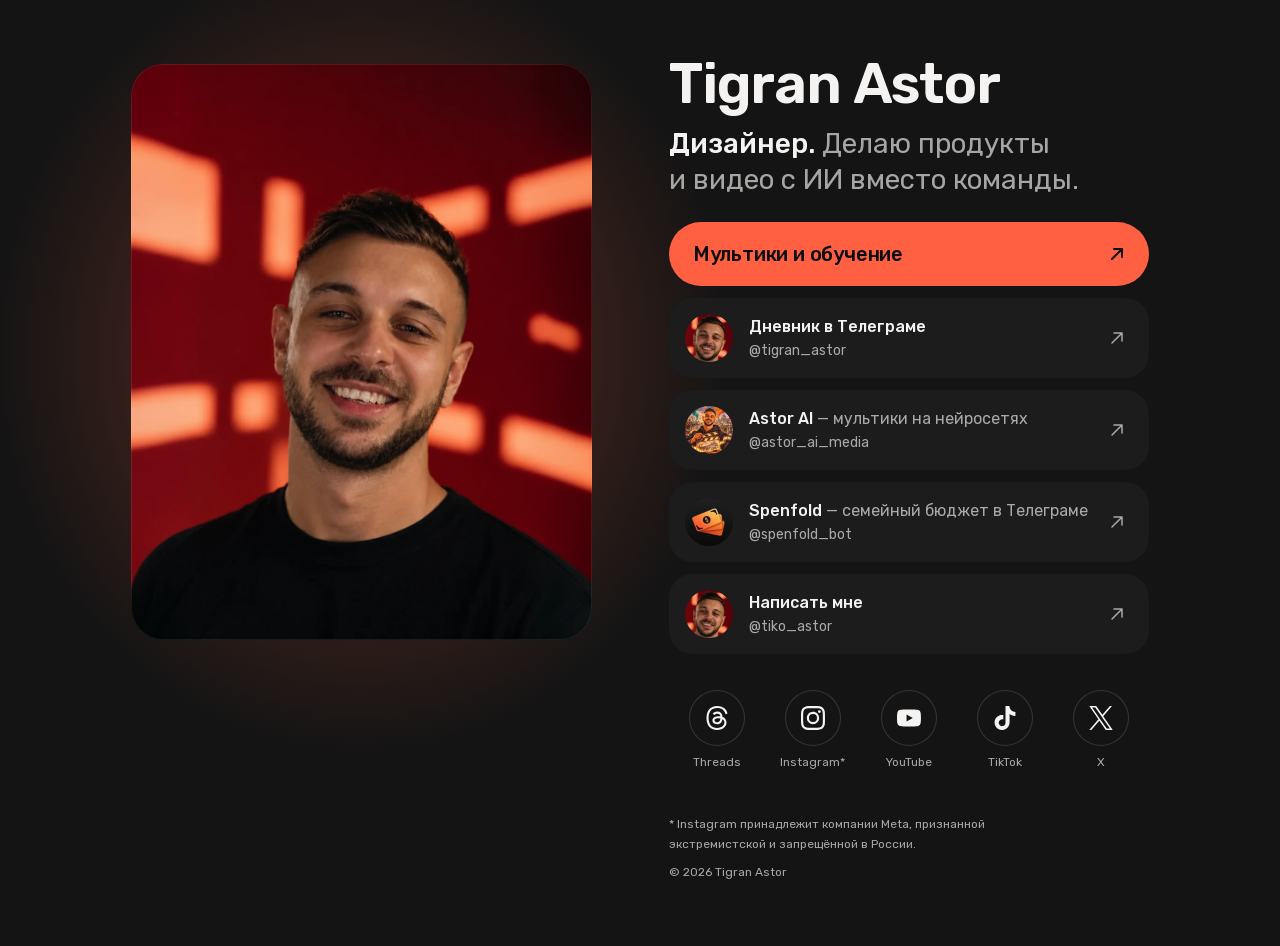
<file: index.html>
<!doctype html>
<html lang="ru">
  <head>
    <meta charset="utf-8" />
    <meta name="viewport" content="width=device-width, initial-scale=1" />
    <title>Tigran Astor — дизайнер, делаю продукты с ИИ</title>
    <meta
      name="description"
      content="Дизайнер. Делаю продукты и видео с ИИ вместо команды. Учу работать с нейросетями. Дневник — в Телеграме."
    />
    <meta name="theme-color" content="#141414" />
    <meta name="color-scheme" content="dark" />
    <link rel="icon" href="assets/favicon.svg" type="image/svg+xml" />
    <link rel="icon" href="assets/favicon-32.png" sizes="32x32" type="image/png" />
    <link rel="apple-touch-icon" href="assets/apple-touch-icon.png" />
    <meta property="og:type" content="website" />
    <meta property="og:url" content="https://astortiko.github.io/" />
    <link rel="canonical" href="https://astortiko.github.io/" />
    <meta property="og:locale" content="ru_RU" />
    <meta property="og:site_name" content="Tigran Astor" />
    <meta property="og:title" content="Tigran Astor — дизайнер, делаю продукты с ИИ" />
    <meta
      property="og:description"
      content="Дизайнер. Делаю продукты и видео с ИИ вместо команды. Учу работать с нейросетями. Дневник — в Телеграме."
    />
    <meta property="og:image" content="https://astortiko.github.io/assets/og.png" />
    <meta property="og:image:type" content="image/png" />
    <meta property="og:image:width" content="1200" />
    <meta property="og:image:height" content="630" />
    <meta
      property="og:image:alt"
      content="Чёрно-белое фото: Тигран улыбается за столиком. Рядом имя Tigran Astor, строка о нём и кнопка «Дневник в Телеграме»"
    />
    <meta name="twitter:card" content="summary_large_image" />
    <meta name="twitter:title" content="Tigran Astor — дизайнер, делаю продукты с ИИ" />
    <meta
      name="twitter:description"
      content="Дизайнер. Делаю продукты и видео с ИИ вместо команды. Учу работать с нейросетями. Дневник — в Телеграме."
    />
    <meta name="twitter:image" content="https://astortiko.github.io/assets/og.png" />
    <style>
      /* Fonts are self-hosted (OFL, see assets/fonts/OFL.txt): nothing is requested from Google or a CDN.
   Rubik ships as one variable file per script and is the only typeface on the page. */
      @font-face {
        font-family: 'Rubik';
        font-style: normal;
        font-weight: 400 700;
        font-display: swap;
        src: url(assets/fonts/rubik-latin.woff2) format('woff2');
        unicode-range:
          U+0000-00FF, U+0131, U+0152-0153, U+02BB-02BC, U+02C6, U+02DA, U+02DC, U+0304, U+0308,
          U+0329, U+2000-206F, U+20AC, U+2122, U+2191, U+2193, U+2212, U+2215, U+FEFF, U+FFFD;
      }
      @font-face {
        font-family: 'Rubik';
        font-style: normal;
        font-weight: 400 700;
        font-display: swap;
        src: url(assets/fonts/rubik-cyrillic.woff2) format('woff2');
        unicode-range: U+0301, U+0400-045F, U+0490-0491, U+04B0-04B1, U+2116;
      }

      /* ══ Layer 1 · Primitives — the portfolio's own values (portfolio/site/css/site.css), mode-invariant.
   Every neutral is clean (R = G = B); warmth comes from the paper, the photo and the light, never
   from a tinted grey ══ */
      :root {
        --ink-950: #0d0d0d;
        --ink-900: #141414;
        --ink-800: #1c1c1c;
        --paper-50: #f4f3f1;
        --coral-500: #ff6041;
        --white: #ffffff;
        /* alpha ramps: ink on paper, white on ink (the portfolio's --k-* and --w-*) */
        --k-04: rgb(13 13 13 / 0.04);
        --k-06: rgb(13 13 13 / 0.06);
        --k-10: rgb(13 13 13 / 0.1);
        --k-14: rgb(13 13 13 / 0.14);
        --w-06: rgb(255 255 255 / 0.06);
        --w-08: rgb(255 255 255 / 0.08);
        --w-14: rgb(255 255 255 / 0.14);

        /* one size scale for space, radius, controls and icons */
        --s-1: 1px;
        --s-2: 2px;
        --s-4: 4px;
        --s-8: 8px;
        --s-10: 10px;
        --s-12: 12px;
        --s-16: 16px;
        --s-20: 20px;
        --s-24: 24px;
        --s-32: 32px;
        --s-40: 40px;
        --s-48: 48px;
        --s-56: 56px;
        --s-64: 64px;
        --s-80: 80px;
        --s-96: 96px;
        --s-256: 256px;
        --s-288: 288px;
        --s-384: 384px;
        /* layout measures: the text column, the single-column plate, the photo's widest render
     (520 × 2 = 1040 ≤ the file's 1125 — never upscaled on a 2× screen) */
        --s-480: 480px;
        --s-520: 520px;
        --r-full: 999px;

        /* type: size and line-height as pairs on the 4-px grid */
        --f-12: 12px;
        --lh-16: 16px;
        --f-14: 14px;
        --lh-20: 20px;
        --f-16: 16px;
        --lh-24: 24px;
        --f-20: 20px;
        --lh-28: 28px;
        --f-28: 28px;
        --lh-36: 36px;
        --f-40: 40px;
        --lh-44: 44px;
        --f-56: 56px;
        --lh-60: 60px;
        --fw-regular: 400;
        --fw-medium: 500;
        --fw-semibold: 600;

        /* motion — design-token-architecture scale; the curve follows the PROPERTY */
        --duration-fast: 100ms;
        --duration-base: 200ms;
        --duration-slow: 300ms;
        --duration-slower: 500ms;
        --easing-standard: cubic-bezier(0.2, 0, 0, 1);
        --easing-decelerate: cubic-bezier(0, 0, 0, 1);
        --easing-opacity: cubic-bezier(0.4, 0, 0.2, 1);
      }

      /* ══ Layer 2 · Semantics · «soft dark» — Tiko chose it over the warm light variant on 2026-09-26
   (the light one is in git history, commit 9a3ff5f).
   Graphite page (never pure black), surfaces one step lighter, paper-white text, coral for the one
   action. Warmth lives in the light — a faint coral glow behind the photo — never in a tinted grey ══ */
      :root {
        --color-bg-page: var(--ink-900);
        --color-bg-surface: var(--ink-800);
        --color-bg-surface-hover: color-mix(in srgb, var(--ink-800) 94%, var(--white));
        --color-bg-cta: var(--coral-500);
        --color-bg-cta-flood: var(--paper-50);
        --color-bg-round-hover: var(--w-06);
        --color-bg-photo: var(--ink-800); /* the frame shows this until the photo arrives */
        --color-content-primary: var(--paper-50);
        --color-content-secondary: color-mix(
          in srgb,
          var(--paper-50) 66%,
          transparent
        ); /* 7:1 on the surface */
        --color-content-on-cta: var(--ink-950);
        --color-content-on-flood: var(--ink-950);
        --color-content-accent: var(--coral-500);
        --color-border-round: var(--w-14);
        --color-focus-ring: var(--paper-50);
        --color-glow: color-mix(
          in srgb,
          var(--coral-500) 18%,
          transparent
        ); /* warm light behind the photo */
        --color-border-photo: var(--w-08); /* the photo's dark corners would melt into the page */
        --shadow-surface: none; /* on graphite, height is a lighter surface, not a shadow */
        --shadow-photo: none;
      }

      /* ══ Layer 2 · Semantics: sizes, radii, fonts ══ */
      :root {
        --size-focus-ring: var(--s-2);
        --space-focus-offset: var(--s-4);
        --size-cta: var(--s-64);
        --size-row: var(--s-80);
        --size-avatar: var(--s-48);
        --size-round: var(--s-56);
        --size-icon: var(--s-24);
        --size-card-icon: var(--s-24);
        --size-logo: var(--s-24);
        --radius-photo: var(--s-32);
        --radius-surface: var(--s-24);
        --radius-pill: var(--r-full);
        --space-gutter: clamp(var(--s-20), 3.6vw, var(--s-64)); /* the portfolio's --gut */
        --space-bleed: var(--s-12); /* the photo leaves the text column by 8 px */
        --space-photo-reserve: var(
          --s-288
        ); /* what the name, bio and diary button need under the photo */
        --space-columns: clamp(var(--s-48), 6vw, var(--s-96));
        --size-plate: var(--s-520);
        --size-panel: var(--s-480);
        --size-photo: clamp(var(--s-384), 36vw, var(--s-520));
        --font-sans: 'Rubik', 'Helvetica Neue', Arial, sans-serif;
        --motion-stagger: calc(var(--duration-fast) / 2);
      }

      /* ══ Base ══ */
      *,
      *::before,
      *::after {
        box-sizing: border-box;
        margin: 0;
        padding: 0;
      }
      html {
        -webkit-text-size-adjust: 100%;
        text-size-adjust: 100%;
        background: var(--color-bg-page);
      }
      body {
        min-height: 100vh;
        min-height: 100svh;
        background: var(--color-bg-page);
        color: var(--color-content-primary);
        font-family: var(--font-sans);
        font-weight: var(--fw-regular);
        font-size: var(--f-16);
        line-height: var(--lh-24);
        -webkit-font-smoothing: antialiased;
        -moz-osx-font-smoothing: grayscale;
      }
      a {
        color: inherit;
        text-decoration: none;
        -webkit-tap-highlight-color: transparent;
      }
      a:focus {
        outline: none;
      }
      a:focus-visible {
        outline: var(--size-focus-ring) solid var(--color-focus-ring);
        outline-offset: var(--space-focus-offset);
      }
      img,
      svg {
        display: block;
      }
      ul {
        list-style: none;
      }
      b {
        font-weight: inherit;
      }
      .ic {
        flex: none;
        width: var(--size-icon);
        height: var(--size-icon);
        fill: none;
        stroke: currentColor;
        stroke-width: 1.5;
        stroke-linecap: round;
        stroke-linejoin: round;
      }

      /* ══ Page. It always spans the window: the glow behind the photo is wider than the column, and the page
   clips it at the screen edges, never at the column's ══ */
      .page {
        overflow-x: hidden;
        overflow-x: clip;
        padding-top: var(--space-bleed);
      }

      /* ══ Hero · S-07 «вылет за сетку»: on a phone the photo leaves the text column and sits 12 px from
   the screen edges, a soft-cornered print on the paper. Its height gives way on short screens so the
   diary button always stays on the first screen ══ */
      .hero {
        position: relative;
        isolation: isolate;
        padding-inline: var(--space-bleed);
      }
      .hero::before {
        content: '';
        position: absolute;
        z-index: -1;
        inset: -20% -30%;
        pointer-events: none;
        background: radial-gradient(closest-side, var(--color-glow) 50%, transparent);
      }
      .photo {
        position: relative;
        display: block;
        overflow: hidden;
        aspect-ratio: 4/5;
        min-height: var(--s-256);
        max-height: calc(100vh - var(--space-photo-reserve));
        max-height: calc(100svh - var(--space-photo-reserve));
        border-radius: var(--radius-photo);
        background: var(--color-bg-photo);
        box-shadow: var(--shadow-photo);
      }
      .photo img {
        width: 100%;
        height: 100%;
        object-fit: cover;
        object-position: 50% 28%;
      }
      /* the edge of the print, drawn over the photo: invisible on paper, a faint rim on graphite */
      .photo::after {
        content: '';
        position: absolute;
        inset: 0;
        border-radius: inherit;
        pointer-events: none;
        box-shadow: inset 0 0 0 var(--s-1) var(--color-border-photo);
      }

      .side {
        position: relative;
        z-index: 1;
        padding: var(--s-24) var(--space-gutter) 0;
      } /* text always above the glow */

      /* ══ Name and bio · S-18 two-tone line: the role in the primary colour, the facts one step down ══ */
      .name {
        font-size: var(--f-40);
        line-height: var(--lh-44);
        font-weight: var(--fw-semibold);
        letter-spacing: -0.02em;
        word-spacing: 0.04em;
        text-wrap: balance;
      }
      .bio {
        margin-top: var(--s-8);
        max-width: 32ch;
        font-size: var(--f-20);
        line-height: var(--lh-28);
        color: var(--color-content-secondary);
        text-wrap: pretty;
      }
      .bio b {
        color: var(--color-content-primary);
        font-weight: var(--fw-medium);
      }

      /* ══ The one coral action: a pill. The portfolio's corner fill (portavia): a dot in the lower-left
   corner floods the pill; once the flood is complete the pill's own colour follows it ══ */
      .cta {
        position: relative;
        isolation: isolate;
        overflow: hidden;
        display: flex;
        align-items: center;
        justify-content: space-between;
        gap: var(--s-12);
        min-height: var(--size-cta);
        margin-top: var(--s-24);
        padding: 0 var(--s-20) 0 var(--s-24);
        border-radius: var(--radius-pill);
        background: var(--color-bg-cta);
        color: var(--color-content-on-cta);
        font-size: var(--f-20);
        line-height: var(--lh-28);
        font-weight: var(--fw-medium);
        letter-spacing: -0.01em;
        transition:
          transform var(--duration-fast) var(--easing-standard),
          background-color 0s,
          color var(--duration-base) var(--easing-opacity);
      }
      .cta::before {
        content: '';
        position: absolute;
        z-index: -1;
        left: var(--s-16);
        bottom: var(--s-16);
        width: var(--s-16);
        height: var(--s-16);
        border-radius: 50%;
        background: var(--color-bg-cta-flood);
        transform: scale(0);
        transition: transform var(--duration-slower) var(--easing-standard);
      }
      .cta .ic {
        stroke-width: 2;
        transition: transform var(--duration-slow) var(--easing-standard);
      }
      .cta:focus-visible::before {
        transform: scale(64);
      }
      .cta:focus-visible {
        background-color: var(--color-bg-cta-flood);
        color: var(--color-content-on-flood);
        transition:
          transform var(--duration-fast) var(--easing-standard),
          background-color 0s var(--duration-slower),
          color var(--duration-base) var(--easing-opacity) var(--duration-fast);
      }
      .cta:active {
        transform: scale(0.98);
      }

      /* ══ Two chats · S-29 «обещание, которое проверяется на месте»: the bio says «делаю свои продукты»,
   and right under it sits the product itself, with the avatar Telegram shows for it. The rows are
   soft surfaces, not ruled lines; the leading circle is who you will be talking to ══ */
      .links {
        display: grid;
        gap: var(--s-12);
        margin-top: var(--s-12);
      }
      .card {
        position: relative;
        display: grid;
        grid-template-columns: var(--size-avatar) minmax(0, 1fr) var(--size-card-icon);
        align-items: center;
        column-gap: var(--s-16);
        min-height: var(--size-row);
        padding: var(--s-16) var(--s-20) var(--s-16) var(--s-16);
        border-radius: var(--radius-surface);
        background: var(--color-bg-surface);
        box-shadow: var(--shadow-surface);
        transition:
          background-color var(--duration-base) var(--easing-opacity),
          transform var(--duration-fast) var(--easing-standard);
      }
      .card__avatar {
        display: block;
        width: var(--size-avatar);
        aspect-ratio: 1;
      }
      .card__avatar img {
        width: 100%;
        height: 100%;
        border-radius: 50%;
        object-fit: cover;
      }
      .card__text {
        display: block;
        min-width: 0;
      }
      .card__title {
        display: block;
        font-size: var(--f-16);
        line-height: var(--lh-24);
        font-weight: var(--fw-medium);
        text-wrap: pretty;
      }
      .card__note {
        font-weight: var(--fw-regular);
        color: var(--color-content-secondary);
      }
      .card__meta {
        display: block;
        margin-top: var(--s-2);
        font-size: var(--f-14);
        line-height: var(--lh-20);
        color: var(--color-content-secondary);
      }
      .card .ic {
        width: var(--size-card-icon);
        height: var(--size-card-icon);
        color: var(--color-content-secondary);
        transition:
          color var(--duration-base) var(--easing-opacity),
          transform var(--duration-slow) var(--easing-standard);
      }
      .card:active {
        transform: scale(0.98);
      }
      .card:focus-visible .ic {
        color: var(--color-content-accent);
      }

      /* ══ Networks · S-01 «ровный ряд» (its one use on the page): five round buttons in equal cells, the
   name under each. The ring is the button's edge; the icon sits in air, never on a filled chip ══ */
      .nets {
        margin-top: var(--s-32);
      }
      .nets__list {
        display: grid;
        grid-template-columns: repeat(5, minmax(0, 1fr));
      }
      .net {
        display: flex;
        flex-direction: column;
        align-items: center;
        gap: var(--s-8);
        padding-block: var(--s-4);
        color: var(--color-content-secondary);
        transition: color var(--duration-base) var(--easing-opacity);
      }
      .net:focus-visible {
        outline: none;
      }
      .net:focus-visible .net__disc {
        outline: var(--size-focus-ring) solid var(--color-focus-ring);
        outline-offset: var(--s-4);
      }
      .net__disc {
        display: grid;
        place-items: center;
        flex: none;
        width: var(--size-round);
        height: var(--size-round);
        border-radius: 50%;
        box-shadow: inset 0 0 0 var(--s-1) var(--color-border-round);
        color: var(--color-content-primary);
        transition:
          background-color var(--duration-base) var(--easing-opacity),
          transform var(--duration-fast) var(--easing-standard);
      }
      .net__disc svg {
        width: var(--size-logo);
        height: var(--size-logo);
        fill: currentColor;
      }
      .net__label {
        font-size: var(--f-12);
        line-height: var(--lh-16);
        white-space: nowrap;
      }
      .net:active .net__disc {
        transform: scale(0.94);
      }

      /* ══ Footer: the legal note and the year, plain text ══ */
      .foot {
        padding: var(--s-40) 0 calc(var(--s-32) + env(safe-area-inset-bottom, 0px));
        font-size: var(--f-12);
        line-height: var(--lh-16);
        color: var(--color-content-secondary);
      }
      .foot__note {
        max-width: 44ch;
        line-height: var(--lh-20);
        text-wrap: pretty;
      }
      .foot__copy {
        margin-top: var(--s-8);
        line-height: var(--lh-20);
      }

      /* ══ Hover lives only where there is a pointer, and always pairs with keyboard focus ══ */
      @media (hover: hover) and (pointer: fine) {
        .cta:hover::before {
          transform: scale(64);
        }
        .cta:hover {
          background-color: var(--color-bg-cta-flood);
          color: var(--color-content-on-flood);
          transition:
            transform var(--duration-fast) var(--easing-standard),
            background-color 0s var(--duration-slower),
            color var(--duration-base) var(--easing-opacity) var(--duration-fast);
        }
        .cta:hover .ic,
        .cta:focus-visible .ic {
          transform: translate(var(--s-2), calc(var(--s-2) * -1));
        }
        .card:hover {
          background-color: var(--color-bg-surface-hover);
        }
        .card:hover .ic {
          color: var(--color-content-accent);
          transform: translate(var(--s-2), calc(var(--s-2) * -1));
        }
        .net:hover {
          color: var(--color-content-primary);
        }
        .net:hover .net__disc {
          background-color: var(--color-bg-round-hover);
        }
      }
      .card:focus-visible {
        background-color: var(--color-bg-surface-hover);
      }
      .net:focus-visible {
        color: var(--color-content-primary);
      }
      .net:focus-visible .net__disc {
        background-color: var(--color-bg-round-hover);
      }

      /* ══ Very narrow phones (320–359): the diary label keeps one line by dropping one type step; avatars,
   round buttons and the rows' arrows drop one size step and the rows take the minimum 12-px padding,
   so «Spenfold — семейный» (glued, 167.5 px) still fits its column; the row of networks borrows 8 px
   from each gutter so «Instagram*» keeps air on both sides ══ */
      @media (max-width: 359px) {
        :root {
          --size-avatar: var(--s-40);
          --size-round: var(--s-48);
          --size-card-icon: var(--s-20);
        }
        .cta {
          font-size: var(--f-16);
          line-height: var(--lh-24);
        }
        .card {
          column-gap: var(--s-12);
          padding-inline: var(--s-12);
        }
        .nets__list {
          margin-inline: calc(var(--s-8) * -1);
        }
        .net__label {
          letter-spacing: -0.02em;
        }
      }

      /* ══ From 600 px: one centred column; the photo no longer bleeds, text lines up with its edge ══ */
      @media (min-width: 600px) {
        .page {
          padding: var(--space-gutter) max(var(--space-gutter), (100% - var(--size-plate)) / 2) 0;
        }
        .hero {
          padding-inline: 0;
        }
        .side {
          padding-inline: 0;
          padding-top: var(--s-32);
        }
        .name {
          font-size: var(--f-56);
          line-height: var(--lh-60);
        }
        .bio {
          margin-top: var(--s-12);
          font-size: var(--f-28);
          line-height: var(--lh-36);
        }
        :root {
          --space-photo-reserve: var(--s-384);
        }
      }

      /* ══ Desktop: the photo and the column side by side, the pair centred in the window. The photo's top edge
   and the cap of «T» share one line: the name's line box starts 9.8 px above its cap (Rubik 56/60,
   measured), so the name moves up by 10 ══ */
      @media (min-width: 900px) {
        .page {
          display: grid;
          grid-template-columns: var(--size-photo) minmax(0, var(--size-panel));
          column-gap: var(--space-columns);
          justify-content: center;
          align-content: center;
          align-items: start;
          min-height: 100vh;
          min-height: 100svh;
          padding: var(--s-64) var(--space-gutter);
        }
        .photo {
          max-height: none;
        }
        .side {
          padding: 0;
        }
        .name {
          margin-top: calc(var(--s-10) * -1);
        }
        .foot {
          padding-bottom: 0;
        }
      }

      /* ══ One entrance: the photo, then the column top to bottom, 50 ms apart. Opacity and movement run
   on their own curves. Fill is «backwards» on purpose: once the entrance ends nothing is held, so the
   buttons' own press and hover transforms are never overridden. Nothing moves when motion is reduced ══ */
      @media (prefers-reduced-motion: no-preference) {
        .enter {
          animation:
            enter-fade var(--duration-slower) var(--easing-opacity) backwards,
            enter-rise var(--duration-slower) var(--easing-decelerate) backwards;
          animation-delay: calc(var(--i, 0) * var(--motion-stagger));
        }
        .photo img {
          animation:
            enter-fade var(--duration-slower) var(--easing-opacity) backwards,
            enter-settle var(--duration-slower) var(--easing-decelerate) backwards;
        }
        @keyframes enter-fade {
          from {
            opacity: 0;
          }
        }
        @keyframes enter-rise {
          from {
            transform: translateY(var(--s-12));
          }
        }
        @keyframes enter-settle {
          from {
            transform: scale(1.03);
          }
        }
      }
    </style>
  </head>
  <body ontouchstart="">
    <div class="page">
      <header class="hero">
        <picture class="photo">
          <source type="image/webp" srcset="assets/tiko-portrait.webp" />
          <img
            src="assets/tiko-portrait.jpg"
            width="1125"
            height="1398"
            fetchpriority="high"
            decoding="async"
            alt="Тигран улыбается у красной стены в чёрной футболке"
          />
        </picture>
      </header>

      <div class="side">
        <main>
          <h1 class="name enter" style="--i: 1">Tigran Astor</h1>
          <p class="bio enter" style="--i: 2">
            <b>Дизайнер.</b> Делаю продукты и&nbsp;видео с&nbsp;ИИ&nbsp;вместо команды.
          </p>

          <a class="cta enter" style="--i: 3" href="https://t.me/astorneuro_bot?start=linkpage">
            <span>Мультики и&nbsp;обучение</span>
            <svg class="ic" viewBox="0 0 24 24" aria-hidden="true">
              <path d="M7 17 17 7M9 7h8v8" />
            </svg>
          </a>

          <ul class="links" role="list">
            <li class="enter" style="--i: 4">
              <a class="card" href="https://t.me/tigran_astor" rel="me">
                <picture class="card__avatar">
                  <source type="image/webp" srcset="assets/tiko-avatar.webp" />
                  <img
                    src="assets/tiko-avatar.jpg"
                    width="48"
                    height="48"
                    alt=""
                    decoding="async"
                  />
                </picture>
                <span class="card__text">
                  <span class="card__title">Дневник в&nbsp;Телеграме</span>
                  <span class="card__meta">@tigran_astor</span>
                </span>
                <svg class="ic" viewBox="0 0 24 24" aria-hidden="true">
                  <path d="M7 17 17 7M9 7h8v8" />
                </svg>
              </a>
            </li>
            <li class="enter" style="--i: 5">
              <a class="card" href="https://www.instagram.com/astor_ai_media/" rel="me">
                <picture class="card__avatar">
                  <source type="image/webp" srcset="assets/astor-ai-avatar.webp" />
                  <img
                    src="assets/astor-ai-avatar.jpg"
                    width="48"
                    height="48"
                    alt=""
                    decoding="async"
                  />
                </picture>
                <span class="card__text">
                  <span class="card__title"
                    >Astor AI<span class="card__note">&nbsp;—&nbsp;мультики на&nbsp;нейросетях</span></span
                  >
                  <span class="card__meta">@astor_ai_media</span>
                </span>
                <svg class="ic" viewBox="0 0 24 24" aria-hidden="true">
                  <path d="M7 17 17 7M9 7h8v8" />
                </svg>
              </a>
            </li>
            <li class="enter" style="--i: 6">
              <a class="card" href="https://t.me/spenfold_bot?start=src_linkpage">
                <picture class="card__avatar">
                  <source type="image/webp" srcset="assets/spenfold-avatar.webp" />
                  <img
                    src="assets/spenfold-avatar.jpg"
                    width="48"
                    height="48"
                    alt=""
                    decoding="async"
                  />
                </picture>
                <span class="card__text">
                  <span class="card__title"
                    >Spenfold<span class="card__note"
                      >&nbsp;—&nbsp;семейный бюджет в&nbsp;Телеграме</span
                    ></span
                  >
                  <span class="card__meta">@spenfold_bot</span>
                </span>
                <svg class="ic" viewBox="0 0 24 24" aria-hidden="true">
                  <path d="M7 17 17 7M9 7h8v8" />
                </svg>
              </a>
            </li>
            <li class="enter" style="--i: 7">
              <a class="card" href="https://t.me/tiko_astor" rel="me">
                <picture class="card__avatar">
                  <source type="image/webp" srcset="assets/tiko-avatar.webp" />
                  <img
                    src="assets/tiko-avatar.jpg"
                    width="48"
                    height="48"
                    alt=""
                    decoding="async"
                  />
                </picture>
                <span class="card__text">
                  <span class="card__title">Написать мне</span>
                  <span class="card__meta">@tiko_astor</span>
                </span>
                <svg class="ic" viewBox="0 0 24 24" aria-hidden="true">
                  <path d="M7 17 17 7M9 7h8v8" />
                </svg>
              </a>
            </li>
          </ul>

          <nav class="nets enter" style="--i: 8" aria-label="Соцсети">
            <ul class="nets__list" role="list">
              <li>
                <a class="net" href="https://www.threads.com/@tigran.astor" rel="me">
                  <span class="net__disc"
                    ><svg viewBox="0 0 24 24" aria-hidden="true">
                      <path
                        d="M12.186 24h-.007c-3.581-.024-6.334-1.205-8.184-3.509C2.35 18.44 1.5 15.586 1.472 12.01v-.017c.03-3.579.879-6.43 2.525-8.482C5.845 1.205 8.6.024 12.18 0h.014c2.746.02 5.043.725 6.826 2.098 1.677 1.29 2.858 3.13 3.509 5.467l-2.04.569c-1.104-3.96-3.898-5.984-8.304-6.015-2.91.022-5.11.936-6.54 2.717C4.307 6.504 3.616 8.914 3.589 12c.027 3.086.718 5.496 2.057 7.164 1.43 1.783 3.631 2.698 6.54 2.717 2.623-.02 4.358-.631 5.8-2.045 1.647-1.613 1.618-3.593 1.09-4.798-.31-.71-.873-1.3-1.634-1.75-.192 1.352-.622 2.446-1.284 3.272-.886 1.102-2.14 1.704-3.73 1.79-1.202.065-2.361-.218-3.259-.801-1.063-.689-1.685-1.74-1.752-2.964-.065-1.19.408-2.285 1.33-3.082.88-.76 2.119-1.207 3.583-1.291a13.853 13.853 0 0 1 3.02.142c-.126-.742-.375-1.332-.75-1.757-.513-.586-1.308-.883-2.359-.89h-.029c-.844 0-1.992.232-2.721 1.32L7.734 7.847c.98-1.454 2.568-2.256 4.478-2.256h.044c3.194.02 5.097 1.975 5.287 5.388.108.046.216.094.321.142 1.49.7 2.58 1.761 3.154 3.07.797 1.82.871 4.79-1.548 7.158-1.85 1.81-4.094 2.628-7.277 2.65Zm1.003-11.69c-.242 0-.487.007-.739.021-1.836.103-2.98.946-2.916 2.143.067 1.256 1.452 1.839 2.784 1.767 1.224-.065 2.818-.543 3.086-3.71a10.5 10.5 0 0 0-2.215-.221z"
                      /></svg
                  ></span>
                  <span class="net__label">Threads</span></a
                >
              </li>
              <li>
                <a
                  class="net"
                  href="https://www.instagram.com/tigran.astor/"
                  rel="me"
                  aria-describedby="note-meta"
                >
                  <span class="net__disc"
                    ><svg viewBox="0 0 24 24" aria-hidden="true">
                      <path
                        d="M7.0301.084c-1.2768.0602-2.1487.264-2.911.5634-.7888.3075-1.4575.72-2.1228 1.3877-.6652.6677-1.075 1.3368-1.3802 2.127-.2954.7638-.4956 1.6365-.552 2.914-.0564 1.2775-.0689 1.6882-.0626 4.947.0062 3.2586.0206 3.6671.0825 4.9473.061 1.2765.264 2.1482.5635 2.9107.308.7889.72 1.4573 1.388 2.1228.6679.6655 1.3365 1.0743 2.1285 1.38.7632.295 1.6361.4961 2.9134.552 1.2773.056 1.6884.069 4.9462.0627 3.2578-.0062 3.668-.0207 4.9478-.0814 1.28-.0607 2.147-.2652 2.9098-.5633.7889-.3086 1.4578-.72 2.1228-1.3881.665-.6682 1.0745-1.3378 1.3795-2.1284.2957-.7632.4966-1.636.552-2.9124.056-1.2809.0692-1.6898.063-4.948-.0063-3.2583-.021-3.6668-.0817-4.9465-.0607-1.2797-.264-2.1487-.5633-2.9117-.3084-.7889-.72-1.4568-1.3876-2.1228C21.2982 1.33 20.628.9208 19.8378.6165 19.074.321 18.2017.1197 16.9244.0645 15.6471.0093 15.236-.005 11.977.0014 8.718.0076 8.31.0215 7.0301.0839m.1402 21.6932c-1.17-.0509-1.8053-.2453-2.2287-.408-.5606-.216-.96-.4771-1.3819-.895-.422-.4178-.6811-.8186-.9-1.378-.1644-.4234-.3624-1.058-.4171-2.228-.0595-1.2645-.072-1.6442-.079-4.848-.007-3.2037.0053-3.583.0607-4.848.05-1.169.2456-1.805.408-2.2282.216-.5613.4762-.96.895-1.3816.4188-.4217.8184-.6814 1.3783-.9003.423-.1651 1.0575-.3614 2.227-.4171 1.2655-.06 1.6447-.072 4.848-.079 3.2033-.007 3.5835.005 4.8495.0608 1.169.0508 1.8053.2445 2.228.408.5608.216.96.4754 1.3816.895.4217.4194.6816.8176.9005 1.3787.1653.4217.3617 1.056.4169 2.2263.0602 1.2655.0739 1.645.0796 4.848.0058 3.203-.0055 3.5834-.061 4.848-.051 1.17-.245 1.8055-.408 2.2294-.216.5604-.4763.96-.8954 1.3814-.419.4215-.8181.6811-1.3783.9-.4224.1649-1.0577.3617-2.2262.4174-1.2656.0595-1.6448.072-4.8493.079-3.2045.007-3.5825-.006-4.848-.0608M16.953 5.5864A1.44 1.44 0 1 0 18.39 4.144a1.44 1.44 0 0 0-1.437 1.4424M5.8385 12.012c.0067 3.4032 2.7706 6.1557 6.173 6.1493 3.4026-.0065 6.157-2.7701 6.1506-6.1733-.0065-3.4032-2.771-6.1565-6.174-6.1498-3.403.0067-6.156 2.771-6.1496 6.1738M8 12.0077a4 4 0 1 1 4.008 3.9921A3.9996 3.9996 0 0 1 8 12.0077"
                      /></svg
                  ></span>
                  <span class="net__label">Instagram*</span></a
                >
              </li>
              <li>
                <a class="net" href="https://www.youtube.com/@tigran_astor" rel="me">
                  <span class="net__disc"
                    ><svg viewBox="0 0 24 24" aria-hidden="true">
                      <path
                        d="M23.498 6.186a3.016 3.016 0 0 0-2.122-2.136C19.505 3.545 12 3.545 12 3.545s-7.505 0-9.377.505A3.017 3.017 0 0 0 .502 6.186C0 8.07 0 12 0 12s0 3.93.502 5.814a3.016 3.016 0 0 0 2.122 2.136c1.871.505 9.376.505 9.376.505s7.505 0 9.377-.505a3.015 3.015 0 0 0 2.122-2.136C24 15.93 24 12 24 12s0-3.93-.502-5.814zM9.545 15.568V8.432L15.818 12l-6.273 3.568z"
                      /></svg
                  ></span>
                  <span class="net__label">YouTube</span></a
                >
              </li>
              <li>
                <a class="net" href="https://www.tiktok.com/@tigran.astor" rel="me">
                  <span class="net__disc"
                    ><svg viewBox="0 0 24 24" aria-hidden="true">
                      <path
                        d="M12.525.02c1.31-.02 2.61-.01 3.91-.02.08 1.53.63 3.09 1.75 4.17 1.12 1.11 2.7 1.62 4.24 1.79v4.03c-1.44-.05-2.89-.35-4.2-.97-.57-.26-1.1-.59-1.62-.93-.01 2.92.01 5.84-.02 8.75-.08 1.4-.54 2.79-1.35 3.94-1.31 1.92-3.58 3.17-5.91 3.21-1.43.08-2.86-.31-4.08-1.03-2.02-1.19-3.44-3.37-3.65-5.71-.02-.5-.03-1-.01-1.49.18-1.9 1.12-3.72 2.58-4.96 1.66-1.44 3.98-2.13 6.15-1.72.02 1.48-.04 2.96-.04 4.44-.99-.32-2.15-.23-3.02.37-.63.41-1.11 1.04-1.36 1.75-.21.51-.15 1.07-.14 1.61.24 1.64 1.82 3.02 3.5 2.87 1.12-.01 2.19-.66 2.77-1.61.19-.33.4-.67.41-1.06.1-1.79.06-3.57.07-5.36.01-4.03-.01-8.05.02-12.07z"
                      /></svg
                  ></span>
                  <span class="net__label">TikTok</span></a
                >
              </li>
              <li>
                <a class="net" href="https://x.com/tikoastor" rel="me">
                  <span class="net__disc"
                    ><svg viewBox="0 0 24 24" aria-hidden="true">
                      <path
                        d="M14.234 10.162 22.977 0h-2.072l-7.591 8.824L7.251 0H.258l9.168 13.343L.258 24H2.33l8.016-9.318L16.749 24h6.993zm-2.837 3.299-.929-1.329L3.076 1.56h3.182l5.965 8.532.929 1.329 7.754 11.09h-3.182z"
                      /></svg
                  ></span>
                  <span class="net__label">X</span></a
                >
              </li>
            </ul>
          </nav>
        </main>

        <footer class="foot enter" style="--i: 8">
          <p class="foot__note" id="note-meta">
            *&nbsp;Instagram принадлежит компании Meta, признанной экстремистской и&nbsp;запрещённой
            в&nbsp;России.
          </p>
          <p class="foot__copy">©&nbsp;2026 Tigran Astor</p>
        </footer>
      </div>
    </div>
  </body>
</html>
</file>
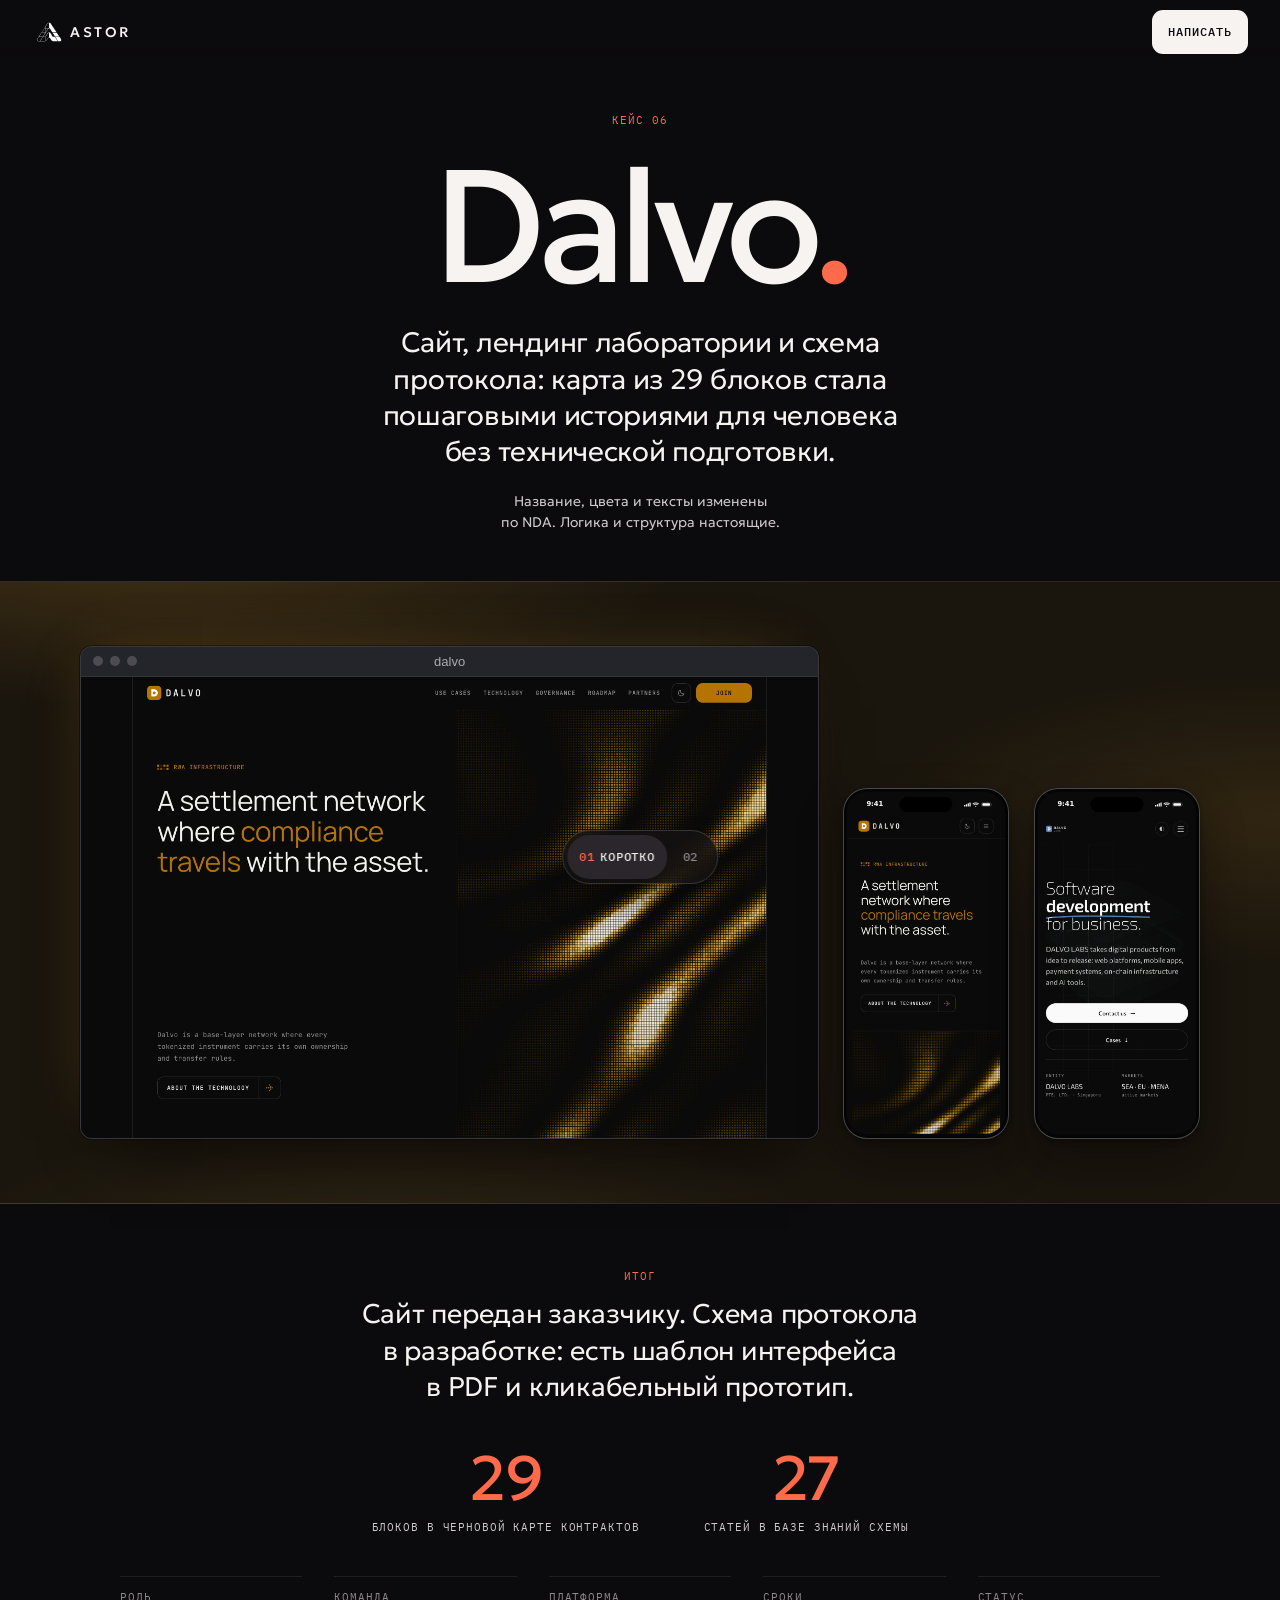
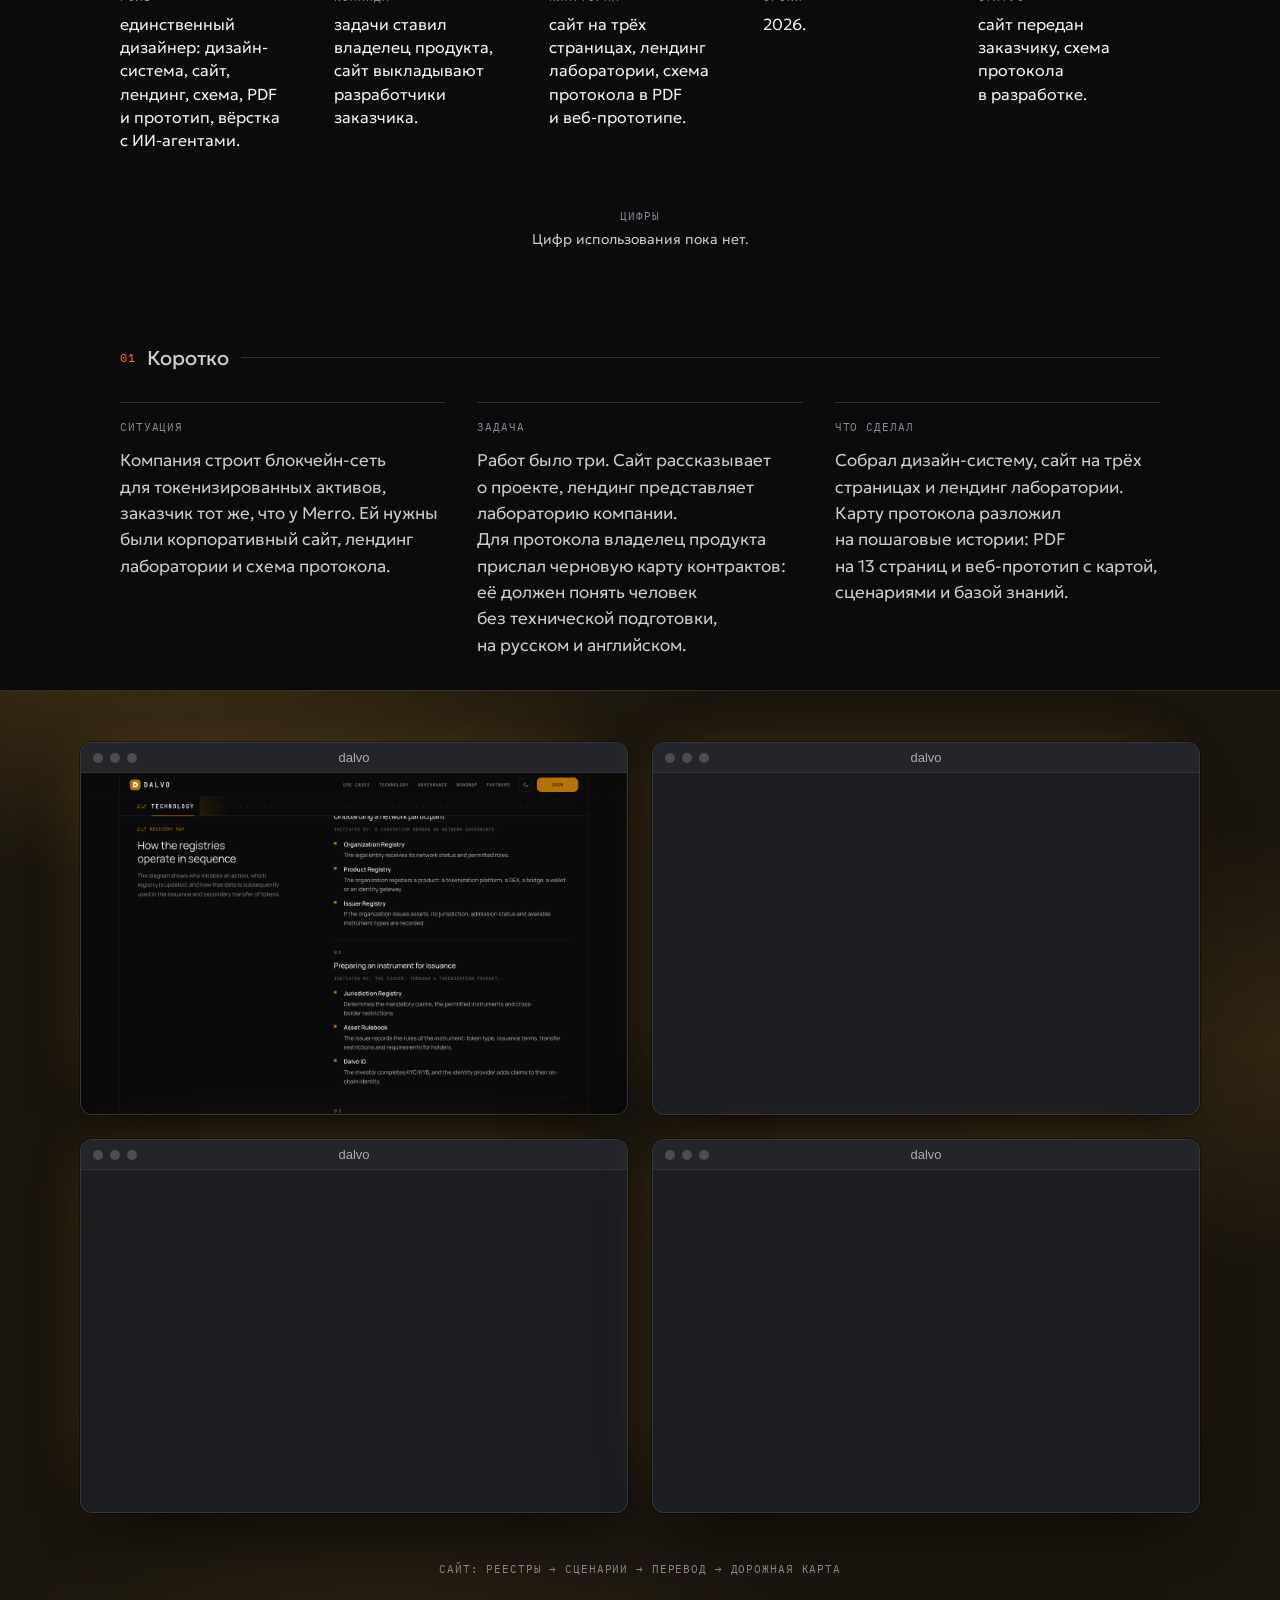
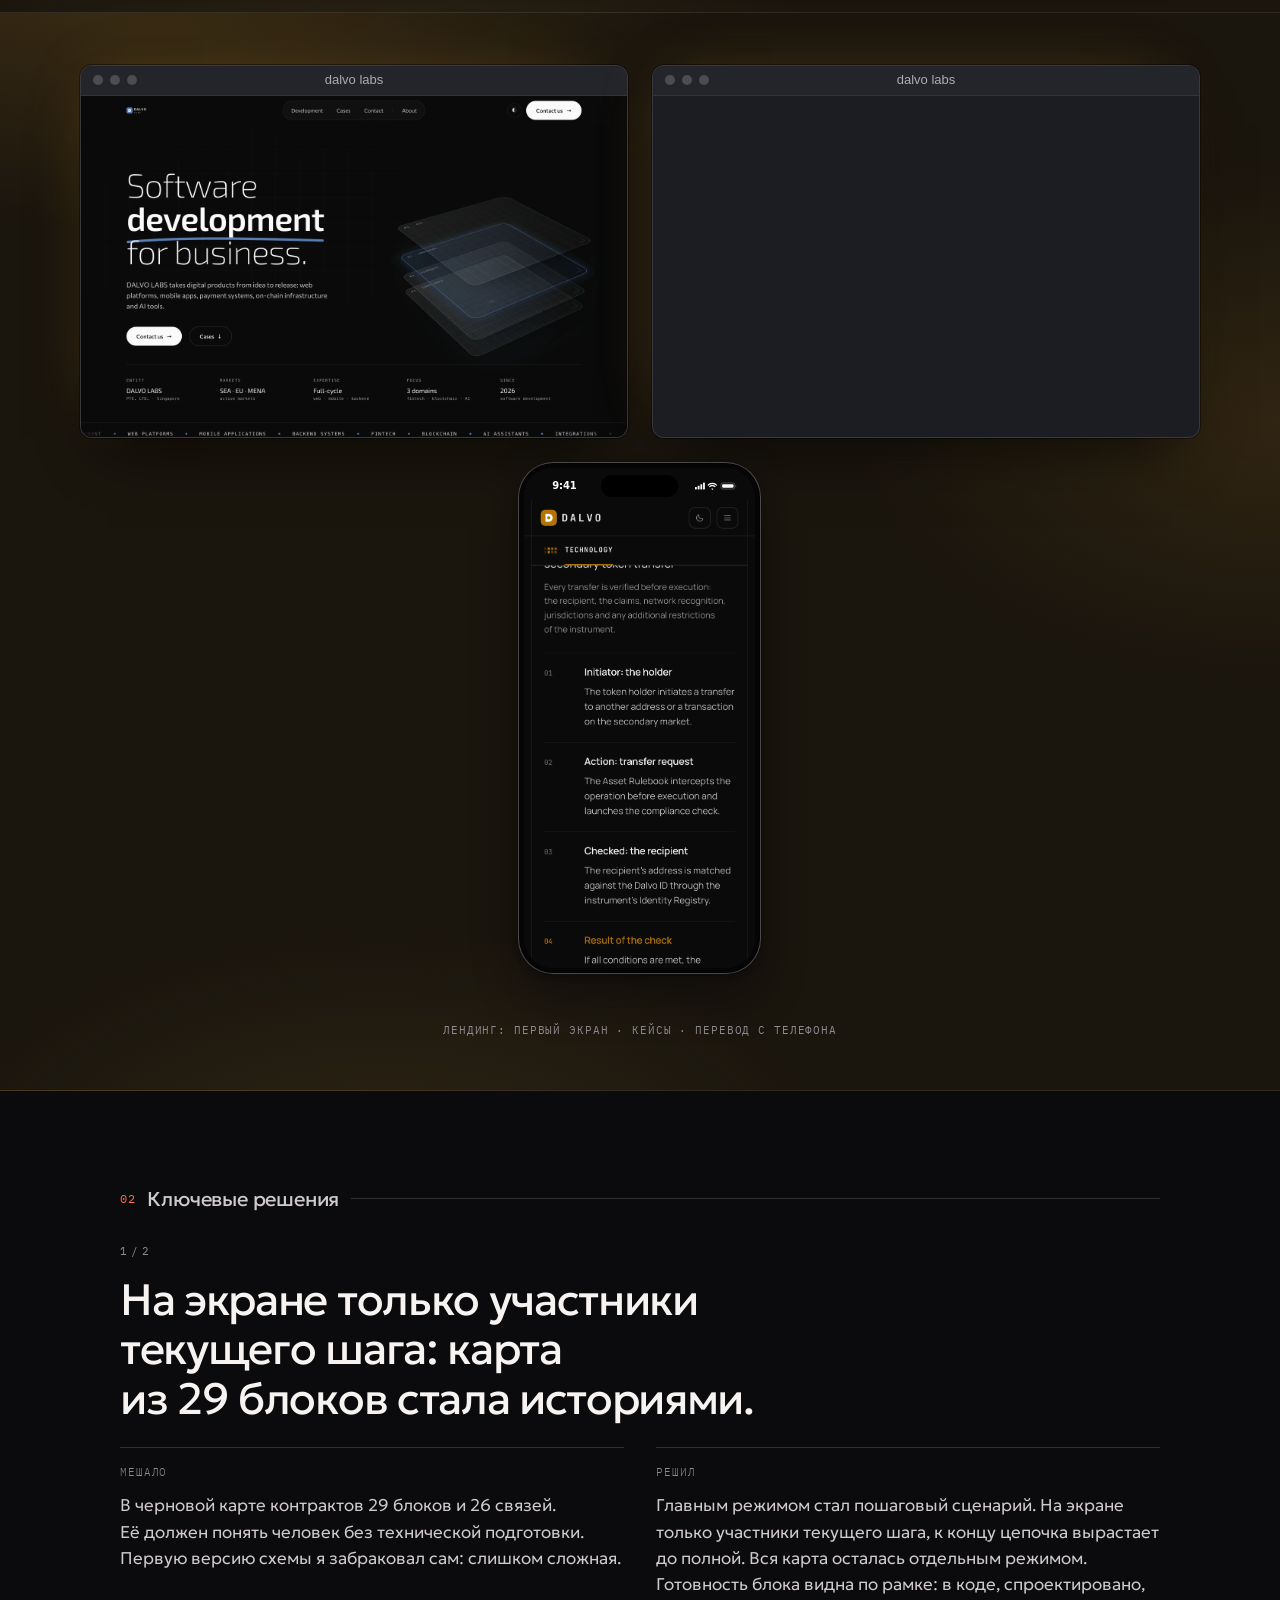
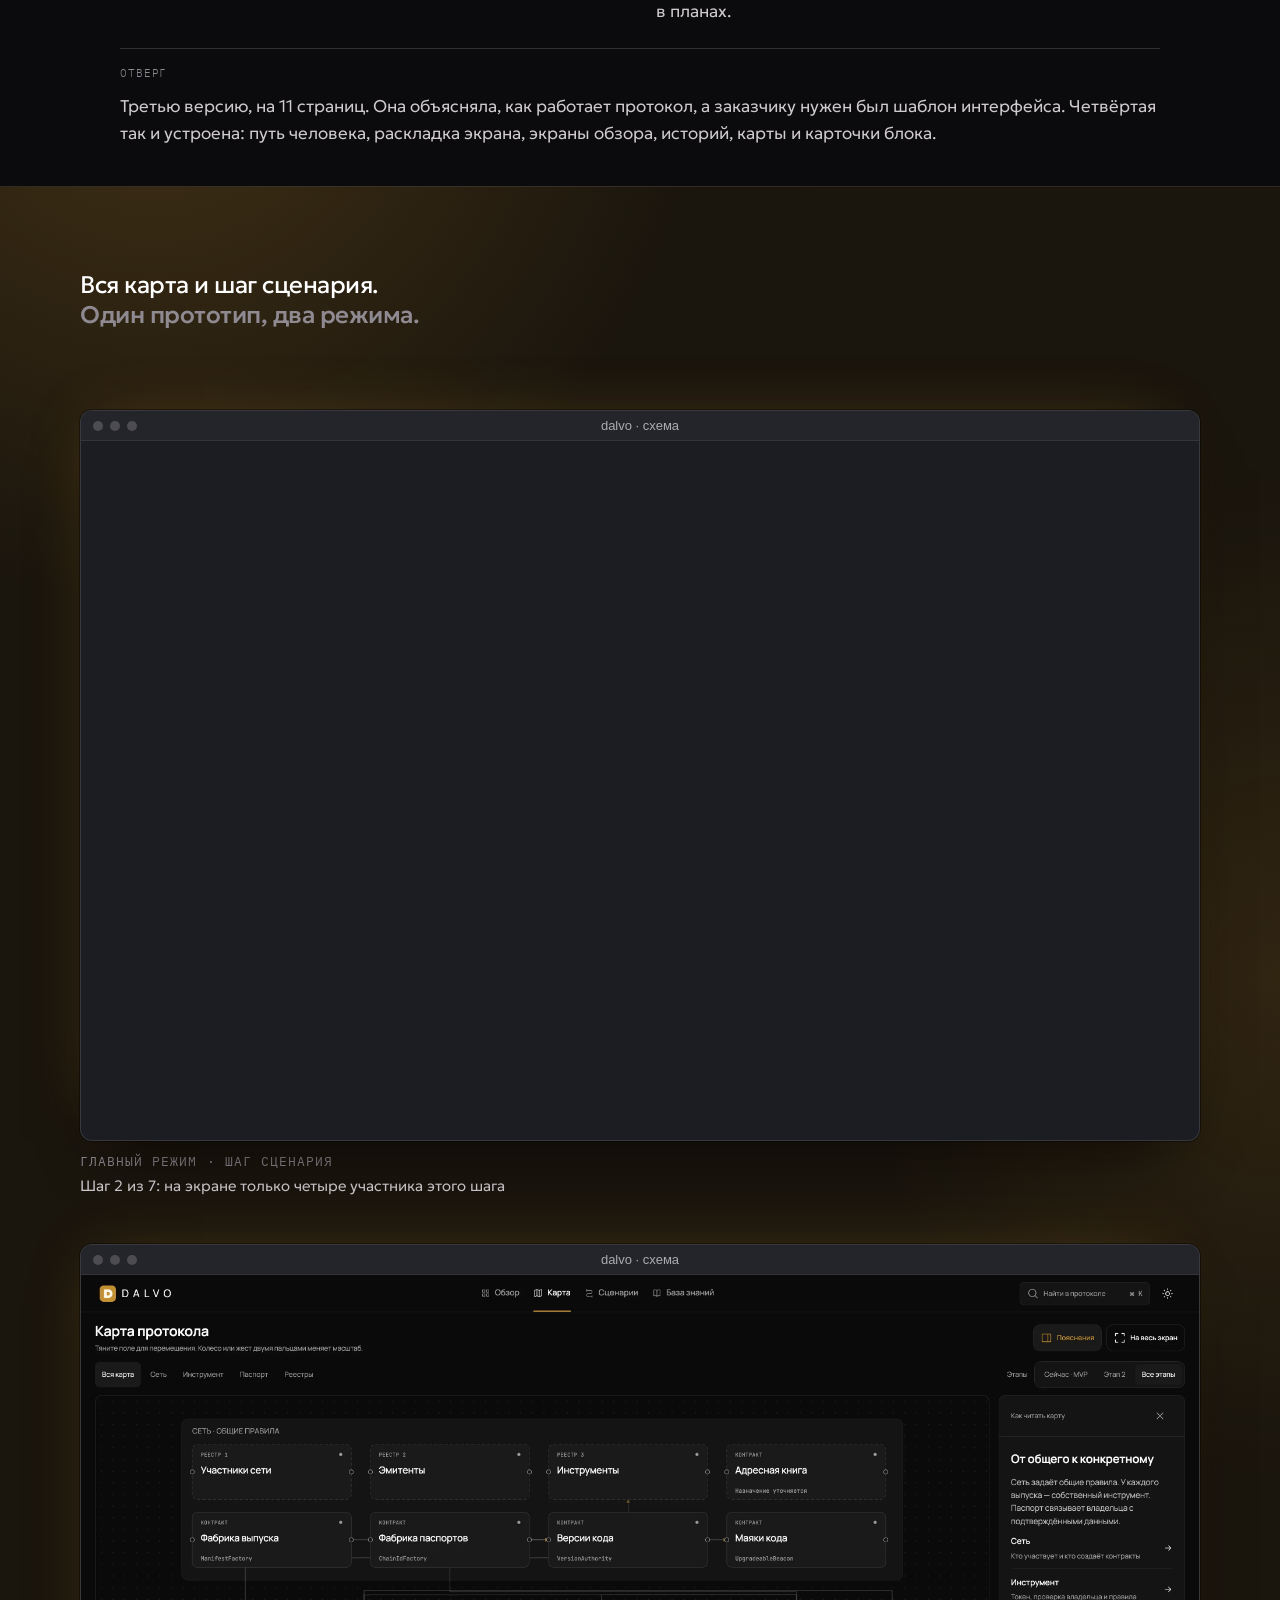
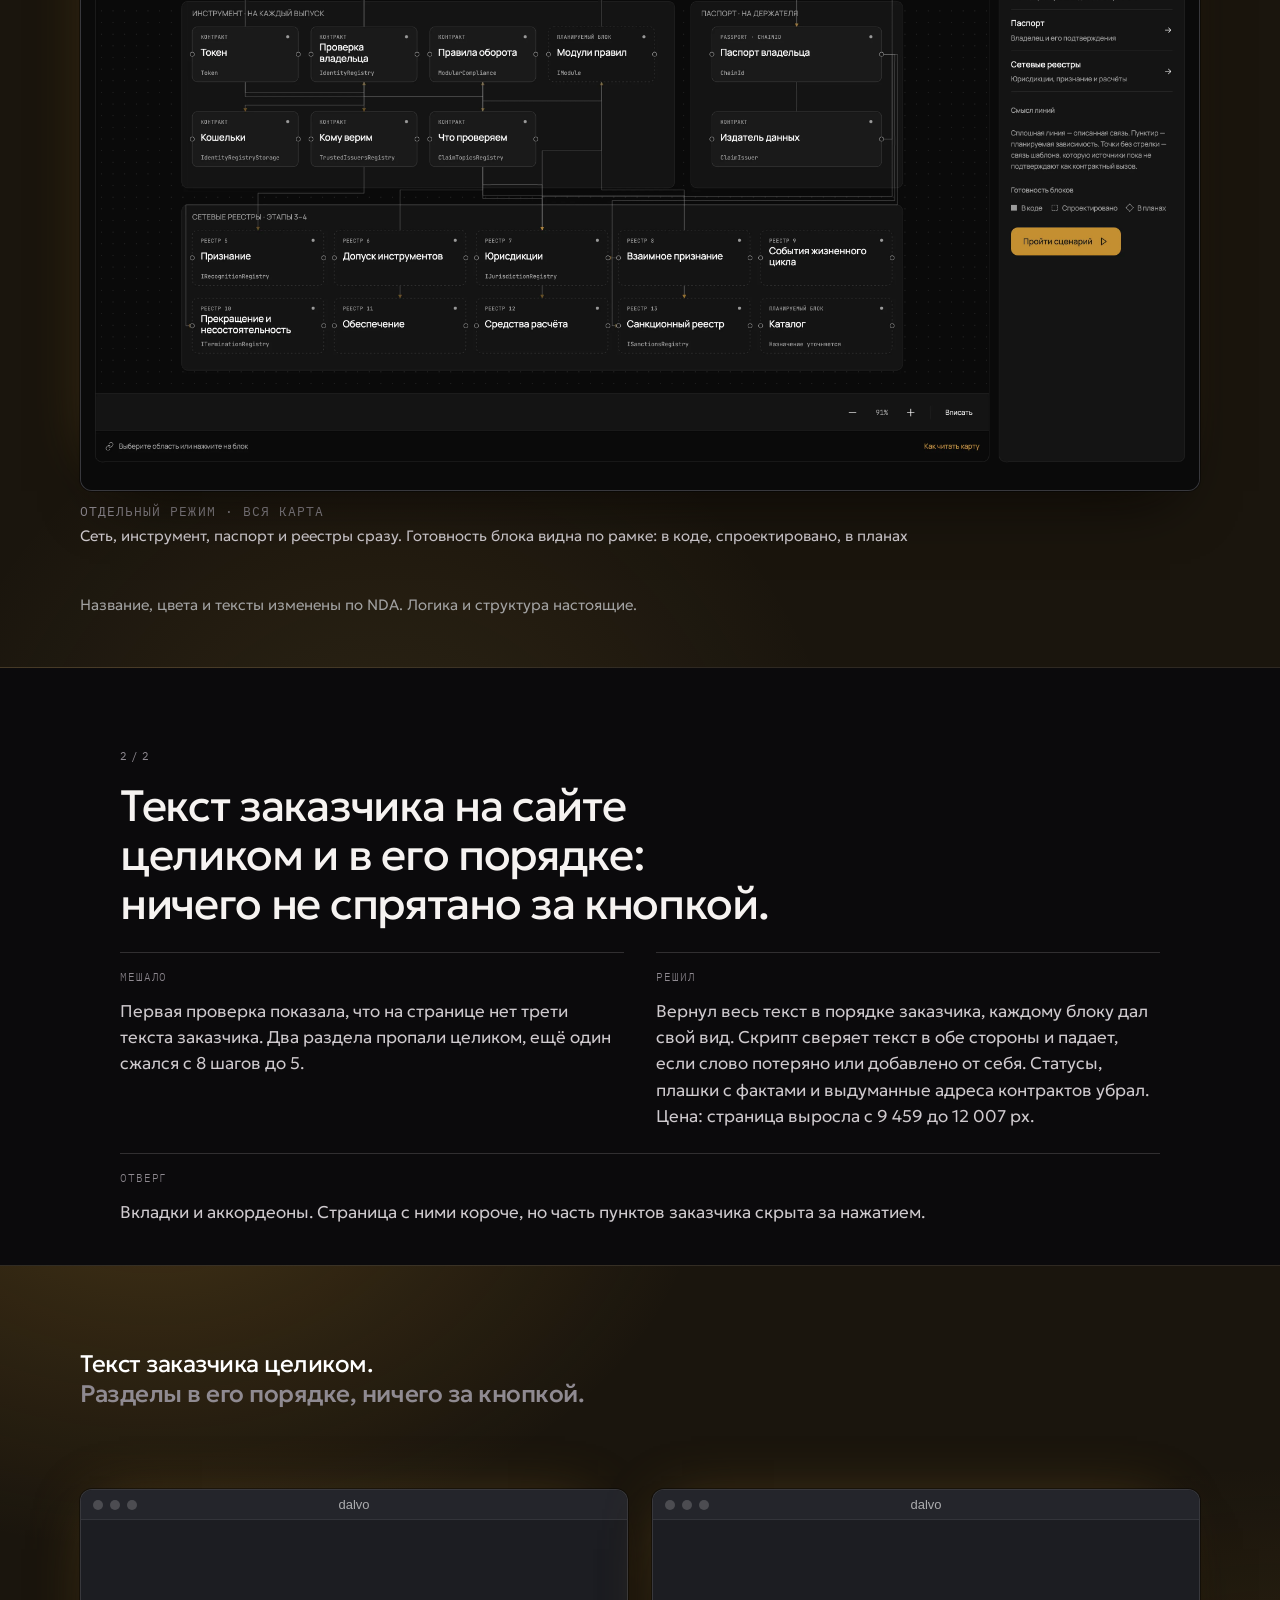
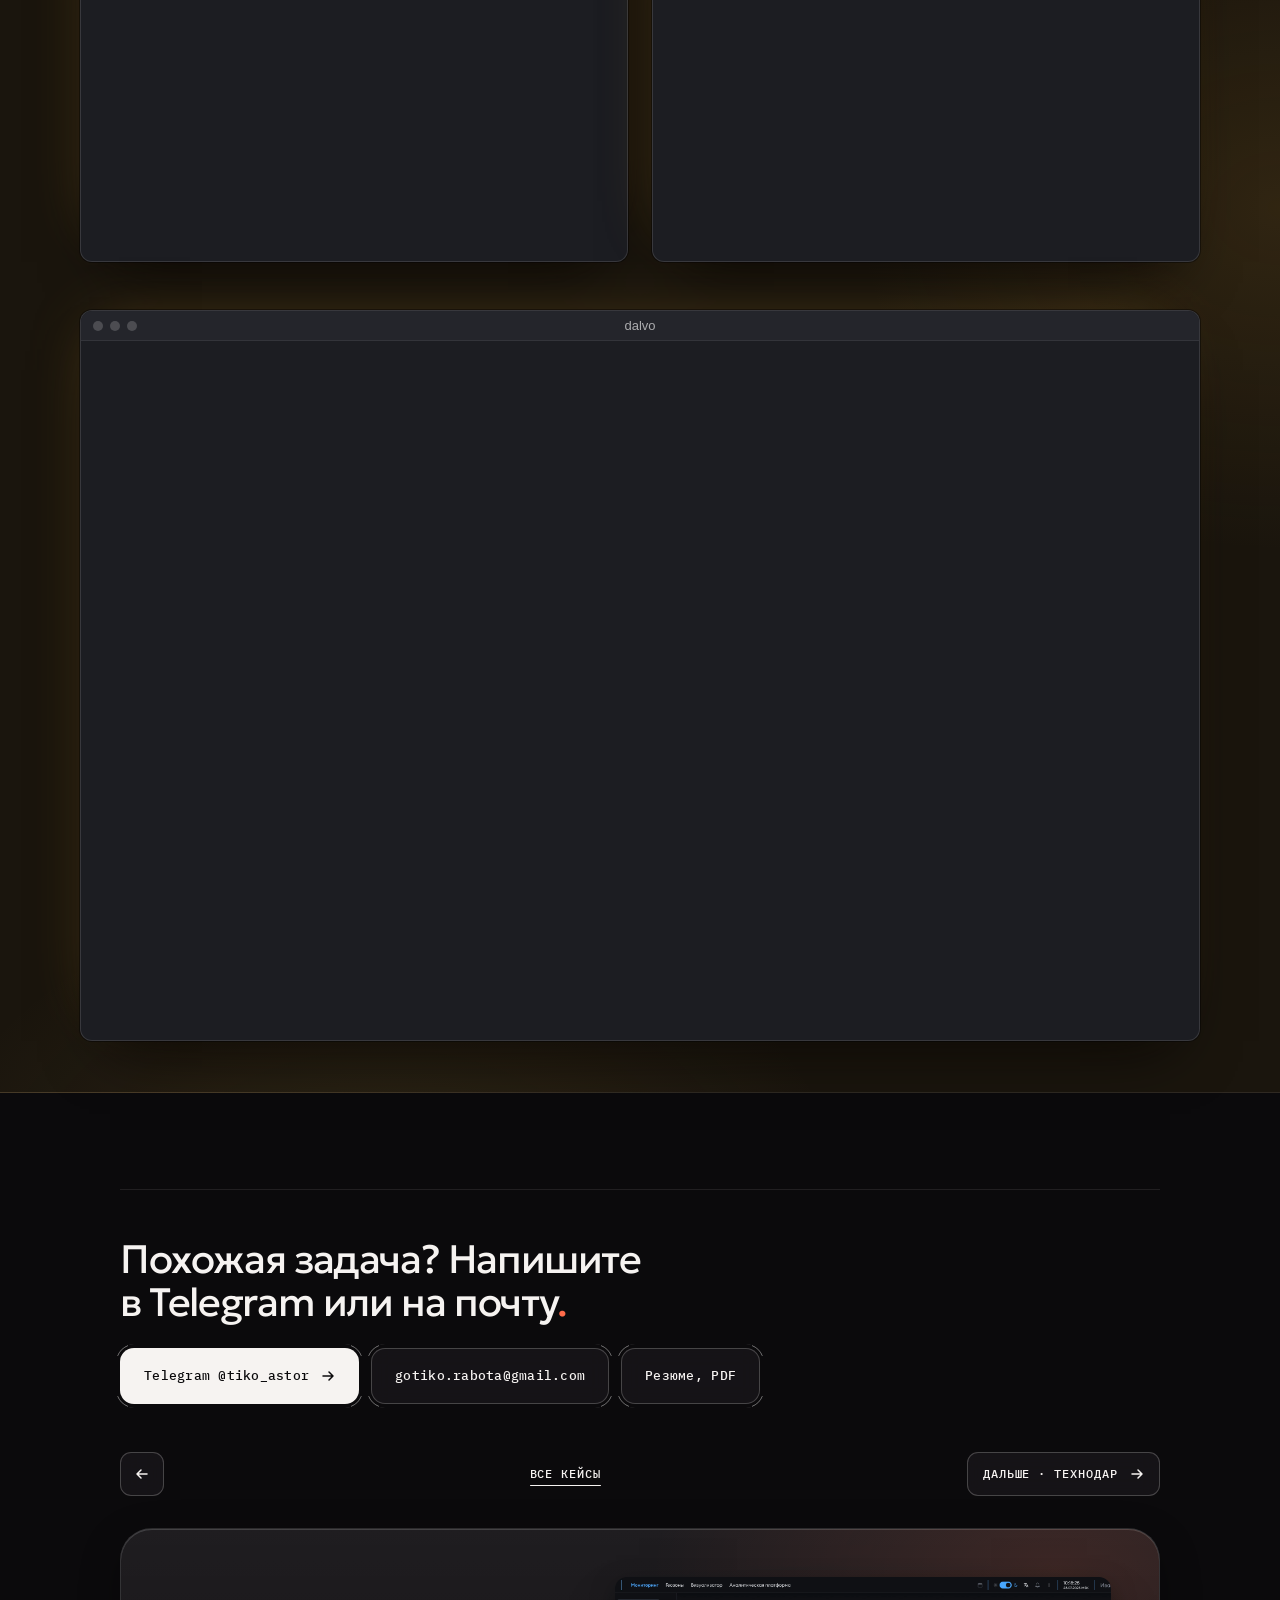
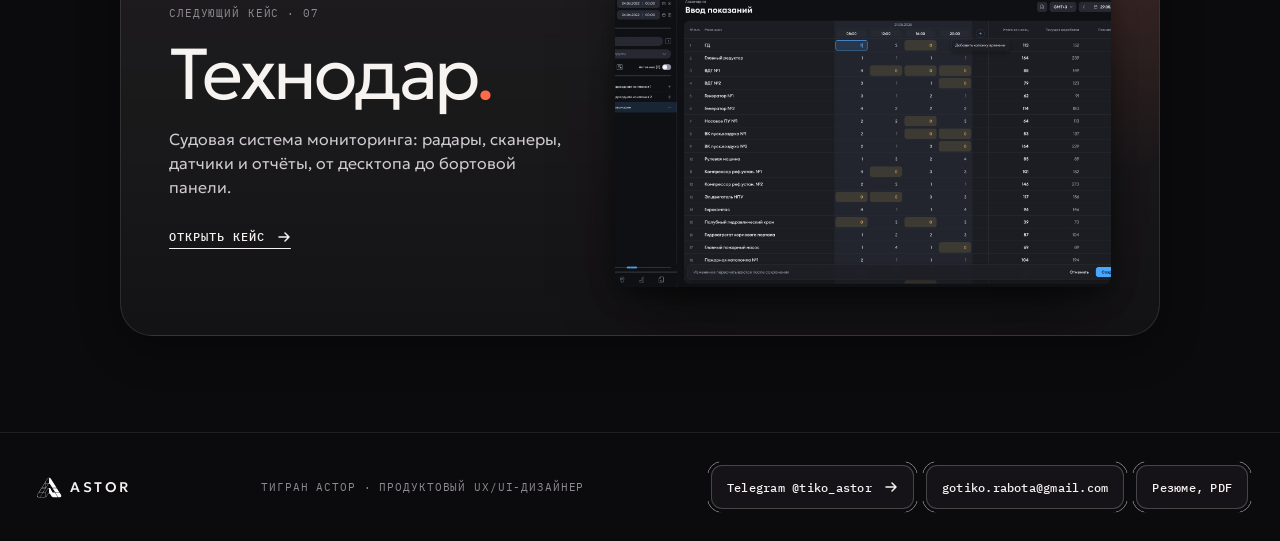
<file: portfolio/case-dalvo.html>
<!doctype html>
<html lang="ru" class="no-js">
<head>
<meta charset="utf-8">
<meta name="viewport" content="width=device-width, initial-scale=1, viewport-fit=cover">
<title>Dalvo — сайт, лендинг и схема протокола · кейс Тиграна Астора</title>
<meta name="description" content="Сайт, лендинг лаборатории и схема протокола: карта из 29 блоков стала пошаговыми историями для человека без технической подготовки.">
<meta name="robots" content="noindex">
<link rel="icon" href="img/concept-v8-case/astor-mark.svg" type="image/svg+xml">
<link rel="preconnect" href="https://fonts.googleapis.com">
<link rel="preconnect" href="https://fonts.gstatic.com" crossorigin>
<link rel="stylesheet" href="https://fonts.googleapis.com/css2?family=Geologica:wght@300;400;500&family=IBM+Plex+Mono:wght@400;500&display=swap">
<link rel="stylesheet" href="css/concept-v9-case.css?v=11">
<script>document.documentElement.classList.remove("no-js");document.documentElement.classList.add("js");
</script>
</head>
<body>

<header class="bar">
  <a class="bar__logo" href="index.html" aria-label="Тигран Астор, на главную"><img src="img/concept-v8-case/astor-mark.svg" alt="" width="26" height="22"><span>ASTOR</span></a>
  <a class="btn btn--primary btn--nav bar__cta" href="https://t.me/tiko_astor" target="_blank" rel="noopener">Написать</a>
</header>

<main class="case case--dalvo" id="top" style="--sf-brand:#c48f33;--sf-amber:#cda154;--sf-page:#0f0f0f;--sf-surface:#1a1a1a;--sf-raised:#222222;--band:#1a150d">
  <header class="hero">
    <div class="c-in hero__head"><p class="hero__k mono">Кейс 06</p><h1 class="hero__h">Dalvo<b class="dot">.</b></h1><p class="hero__lead">Сайт, лендинг лаборатории и&nbsp;схема протокола: карта из&nbsp;29&nbsp;блоков стала пошаговыми историями для&nbsp;человека без&nbsp;технической подготовки.</p><div class="hero__notes"><p class="hero__note">Название, цвета и&nbsp;тексты изменены по&nbsp;NDA. Логика и&nbsp;структура настоящие.</p></div></div>
    <div class="band band--hero"><div class=hero__stage><div class="hs hs--desk"><div class="lay hs__c hs__c--win hs__c--main" style="--i:0"><div class="win " role="img" aria-label="Сайт компании: первый экран, заголовок о сети расчётов и живой фон"><div class="win__bar"><i></i><i></i><i></i><span class="win__t">dalvo</span></div><img class="win__img" src="img/concept-v8-case/dalvo/s-hero.webp" alt="" width="2880" height="1800" loading="lazy" decoding="async"></div></div><div class="lay hs__c hs__c--ph" style="--i:1"><span class="iph iph--sb" role="img" aria-label="Сайт компании на телефоне: первый экран" style="--sb:#0a0a0a"><span class="iph__s"><img src="img/concept-v8-case/dalvo/m-hero.webp" alt="" width="1206" height="2460" loading="lazy" decoding="async"></span></span></div><div class="lay hs__c hs__c--ph" style="--i:2"><span class="iph iph--sb" role="img" aria-label="Лендинг лаборатории на телефоне: первый экран" style="--sb:#0a0a0a"><span class="iph__s"><img src="img/concept-v8-case/dalvo/ml-hero.webp" alt="" width="1206" height="2460" loading="lazy" decoding="async"></span></span></div></div></div></div>
    <div class="c-in hero__sum"><div class="hero__out"><p class="mono hero__out-k">Итог</p><p class="hero__out-t">Сайт передан заказчику. Схема протокола в&nbsp;разработке: есть шаблон интерфейса в&nbsp;PDF и&nbsp;кликабельный прототип.</p></div><ul class="hero__facts" aria-label="Факты"><li><b>29</b><span class="mono">блоков в&nbsp;черновой карте контрактов</span></li><li><b>27</b><span class="mono">статей в&nbsp;базе знаний схемы</span></li></ul><dl class="hero__pass" aria-label="Паспорт проекта"><div><dt class="mono">Роль</dt><dd>единственный дизайнер: дизайн-система, сайт, лендинг, схема, PDF и&nbsp;прототип, вёрстка с&nbsp;ИИ-агентами.</dd></div><div><dt class="mono">Команда</dt><dd>задачи ставил владелец продукта, сайт выкладывают разработчики заказчика.</dd></div><div><dt class="mono">Платформа</dt><dd>сайт на&nbsp;трёх страницах, лендинг лаборатории, схема протокола в&nbsp;PDF и&nbsp;веб-прототипе.</dd></div><div><dt class="mono">Сроки</dt><dd>2026.</dd></div><div><dt class="mono">Статус</dt><dd>сайт передан заказчику, схема протокола в&nbsp;разработке.</dd></div></dl><p class="hero__nums"><span class="mono">Цифры</span><span>Цифр использования пока нет.</span></p></div>
  </header>

    <section class="chap" id="ch-1" data-chap="0" aria-labelledby="h-1">
      <div class="c-in"><h2 class="c-h2" id="h-1"><span class="mono">01</span><span class="c-h2__t">Коротко</span></h2></div>
      <div class="c-in"><dl class="brief"><div><dt class="mono">Ситуация</dt><dd>Компания строит блокчейн-сеть для&nbsp;токенизированных активов, заказчик тот же, что&nbsp;у&nbsp;Merro. Ей нужны были корпоративный сайт, лендинг лаборатории и&nbsp;схема протокола.</dd></div><div><dt class="mono">Задача</dt><dd>Работ было три. Сайт рассказывает о&nbsp;проекте, лендинг представляет лабораторию компании. Для&nbsp;протокола владелец продукта прислал черновую карту контрактов: её&nbsp;должен понять человек без&nbsp;технической подготовки, на&nbsp;русском и&nbsp;английском.</dd></div><div><dt class="mono">Что&nbsp;сделал</dt><dd>Собрал дизайн-систему, сайт на&nbsp;трёх страницах и&nbsp;лендинг лаборатории. Карту протокола разложил на&nbsp;пошаговые истории: PDF на&nbsp;13&nbsp;страниц и&nbsp;веб-прототип с&nbsp;картой, сценариями и&nbsp;базой знаний.</dd></div></dl></div><div class="band"><figure class="board board--set"><div class="set__g"><div class="lay set__c set__c--win" style="--i:0"><div class="win " role="img" aria-label="Раздел сайта о реестрах: шаги по порядку"><div class="win__bar"><i></i><i></i><i></i><span class="win__t">dalvo</span></div><img class="win__img" src="img/concept-v8-case/dalvo/s-map.webp" alt="" width="2880" height="1800" loading="lazy" decoding="async"></div></div><div class="lay set__c set__c--win" style="--i:1"><div class="win " role="img" aria-label="Сценарии токенизации"><div class="win__bar"><i></i><i></i><i></i><span class="win__t">dalvo</span></div><img class="win__img" src="img/concept-v8-case/dalvo/s-usecases.webp" alt="" width="2880" height="1800" loading="lazy" decoding="async"></div></div><div class="lay set__c set__c--win" style="--i:2"><div class="win " role="img" aria-label="Раздел о переводе токенов: пронумерованные шаги"><div class="win__bar"><i></i><i></i><i></i><span class="win__t">dalvo</span></div><img class="win__img" src="img/concept-v8-case/dalvo/s-transfer.webp" alt="" width="2880" height="1800" loading="lazy" decoding="async"></div></div><div class="lay set__c set__c--win" style="--i:3"><div class="win " role="img" aria-label="Дорожная карта"><div class="win__bar"><i></i><i></i><i></i><span class="win__t">dalvo</span></div><img class="win__img" src="img/concept-v8-case/dalvo/s-roadmap.webp" alt="" width="2880" height="1800" loading="lazy" decoding="async"></div></div></div><figcaption class="set__cap mono">Сайт: реестры → сценарии → перевод → дорожная карта</figcaption></figure></div><div class="band"><figure class="board board--set"><div class="set__g"><div class="lay set__c set__c--win" style="--i:0"><div class="win " role="img" aria-label="Лендинг лаборатории: первый экран со слоями платформы"><div class="win__bar"><i></i><i></i><i></i><span class="win__t">dalvo labs</span></div><img class="win__img" src="img/concept-v8-case/dalvo/l-hero.webp" alt="" width="2880" height="1800" loading="lazy" decoding="async"></div></div><div class="lay set__c set__c--win" style="--i:1"><div class="win " role="img" aria-label="Лендинг лаборатории: раскрытый кейс в списке"><div class="win__bar"><i></i><i></i><i></i><span class="win__t">dalvo labs</span></div><img class="win__img" src="img/concept-v8-case/dalvo/l-products.webp" alt="" width="2880" height="1800" loading="lazy" decoding="async"></div></div><div class="lay set__c set__c--ph" style="--i:2"><span class="iph iph--sb" role="img" aria-label="Сайт компании на телефоне: шаги перевода" style="--sb:#0a0a0a"><span class="iph__s"><img src="img/concept-v8-case/dalvo/m-transfer.webp" alt="" width="1206" height="2460" loading="lazy" decoding="async"></span></span></div></div><figcaption class="set__cap mono">Лендинг: первый экран · кейсы · перевод с&nbsp;телефона</figcaption></figure></div>
    </section>
    <section class="chap" id="ch-2" data-chap="1" aria-labelledby="h-2">
      <div class="c-in"><h2 class="c-h2" id="h-2"><span class="mono">02</span><span class="c-h2__t">Ключевые решения</span></h2></div>
      <article class="dec"><div class="c-in"><p class="dec__n mono" aria-hidden="true">1&#8201;/&#8201;2</p><h3 class="dec__h">На&nbsp;экране только участники текущего шага: карта из&nbsp;29&nbsp;блоков стала историями.</h3><dl class="dm__dl"><div><dt>Мешало</dt><dd>В&nbsp;черновой карте контрактов 29&nbsp;блоков и&nbsp;26&nbsp;связей. Её&nbsp;должен понять человек без&nbsp;технической подготовки. Первую версию схемы я&nbsp;забраковал сам: слишком сложная.</dd></div><div><dt>Решил</dt><dd>Главным режимом стал пошаговый сценарий. На&nbsp;экране только участники текущего шага, к&nbsp;концу цепочка вырастает до&nbsp;полной. Вся карта осталась отдельным режимом. Готовность блока видна по&nbsp;рамке: в&nbsp;коде, спроектировано, в&nbsp;планах.</dd></div><div><dt>Отверг</dt><dd>Третью версию, на&nbsp;11&nbsp;страниц. Она&nbsp;объясняла, как&nbsp;работает протокол, а&nbsp;заказчику нужен был шаблон интерфейса. Четвёртая так и&nbsp;устроена: путь человека, раскладка экрана, экраны обзора, историй, карты и&nbsp;карточки блока.</dd></div></dl></div><div class="band"><figure class="board board--dg2"><header class="bh"><h4 class="bh__t">Вся карта и&nbsp;шаг сценария. <span>Один прототип, два режима.</span></h4></header><figure class="cap"><div class="win " role="img" aria-label="Сценарий «Покупка токенов», шаг 2 из 7 «Эмитент привязывает кошелёк»: на экране только четыре участника шага, справа пояснение шага, внизу кнопки «Назад» и «Далее»"><div class="win__bar"><i></i><i></i><i></i><span class="win__t">dalvo · схема</span></div><img class="win__img" src="img/cases/dalvo-v5/scheme-step-v2.webp" alt="" width="1440" height="900" loading="lazy" decoding="async"></div><figcaption><span class="mono">Главный режим · шаг сценария</span>Шаг 2 из&nbsp;7: на&nbsp;экране только четыре участника этого шага</figcaption></figure><figure class="cap"><div class="win " role="img" aria-label="Карта протокола целиком: сеть, инструмент, паспорт и сетевые реестры, справа легенда готовности блоков"><div class="win__bar"><i></i><i></i><i></i><span class="win__t">dalvo · схема</span></div><img class="win__img" src="img/cases/dalvo-v5/scheme-map-v2.webp" alt="" width="1920" height="1400" loading="lazy" decoding="async"></div><figcaption><span class="mono">Отдельный режим · вся карта</span>Сеть, инструмент, паспорт и&nbsp;реестры сразу. Готовность блока видна по&nbsp;рамке: в&nbsp;коде, спроектировано, в&nbsp;планах</figcaption></figure><p class="dg-note">Название, цвета и&nbsp;тексты изменены по&nbsp;NDA. Логика и&nbsp;структура настоящие.</p></figure></div></article><article class="dec"><div class="c-in"><p class="dec__n mono" aria-hidden="true">2&#8201;/&#8201;2</p><h3 class="dec__h">Текст заказчика на&nbsp;сайте целиком и&nbsp;в&nbsp;его порядке: ничего не&nbsp;спрятано за&nbsp;кнопкой.</h3><dl class="dm__dl"><div><dt>Мешало</dt><dd>Первая проверка показала, что&nbsp;на&nbsp;странице нет трети текста заказчика. Два раздела пропали целиком, ещё один сжался с&nbsp;8&nbsp;шагов до&nbsp;5.</dd></div><div><dt>Решил</dt><dd>Вернул весь текст в&nbsp;порядке заказчика, каждому блоку дал свой вид. Скрипт сверяет текст в&nbsp;обе стороны и&nbsp;падает, если слово потеряно или&nbsp;добавлено от&nbsp;себя. Статусы, плашки с&nbsp;фактами и&nbsp;выдуманные адреса контрактов убрал. Цена: страница выросла с&nbsp;9&nbsp;459&nbsp;до&nbsp;12&nbsp;007&nbsp;px.</dd></div><div><dt>Отверг</dt><dd>Вкладки и&nbsp;аккордеоны. Страница с&nbsp;ними короче, но&nbsp;часть пунктов заказчика скрыта за&nbsp;нажатием.</dd></div></dl></div><div class="band"><figure class="board board--dg2"><header class="bh"><h4 class="bh__t">Текст заказчика целиком. <span>Разделы в&nbsp;его порядке, ничего за&nbsp;кнопкой.</span></h4></header><div class="wins wins--2"><div class="win " role="img" aria-label="Раздел о переводе токенов: пронумерованные шаги в порядке заказчика"><div class="win__bar"><i></i><i></i><i></i><span class="win__t">dalvo</span></div><img class="win__img" src="img/concept-v8-case/dalvo/s-transfer.webp" alt="" width="2880" height="1800" loading="lazy" decoding="async"></div><div class="win " role="img" aria-label="Дорожная карта: даты стоят в порядке заказчика"><div class="win__bar"><i></i><i></i><i></i><span class="win__t">dalvo</span></div><img class="win__img" src="img/concept-v8-case/dalvo/s-roadmap.webp" alt="" width="2880" height="1800" loading="lazy" decoding="async"></div></div><div class="win " role="img" aria-label="Сценарии токенизации: шесть описаний видны сразу, без вкладок"><div class="win__bar"><i></i><i></i><i></i><span class="win__t">dalvo</span></div><img class="win__img" src="img/concept-v8-case/dalvo/s-usecases.webp" alt="" width="2880" height="1800" loading="lazy" decoding="async"></div></figure></div></article>
    </section>

  <div class="c-in end" data-end>
    <section class="ask" aria-labelledby="ask-h"><h2 class="ask__h" id="ask-h">Похожая задача? Напишите в&nbsp;Telegram или на&nbsp;почту<b class="dot">.</b></h2><div class="ask__btns"><a class="btn btn--primary btn--lg" href="https://t.me/tiko_astor" target="_blank" rel="noopener" data-arrow="right">Telegram @tiko_astor</a><a class="btn btn--lg" href="mailto:gotiko.rabota@gmail.com">gotiko.rabota@gmail.com</a><a class="btn btn--lg" href="Tigran-Astor-CV.pdf" target="_blank" rel="noopener">Резюме, PDF</a></div></section>
    <nav class="cnav" aria-label="Переход между кейсами"><a class="btn btn--icon btn--nav cnav__prev" href="case-velavoice.html" rel="prev" aria-label="Предыдущий кейс: VelaVoice" title="VelaVoice" data-arrow="left"></a><a class="tlink cnav__all" href="index.html#cases" data-arrow="">Все кейсы</a><a class="btn btn--nav cnav__next" href="case-technodar.html" rel="next" aria-label="Следующий кейс: Технодар" data-arrow="right">Дальше<span class="cnav__nm">&nbsp;· Технодар</span></a></nav>
    <a class="next" href="case-technodar.html" aria-label="Следующий кейс: Технодар" data-tlink-host><span class="next__txt"><span class="next__k mono">Следующий кейс · 07</span><span class="next__name">Технодар<b class="dot">.</b></span><span class="next__lead">Судовая система мониторинга: радары, сканеры, датчики и&nbsp;отчёты, от&nbsp;десктопа до&nbsp;бортовой панели.</span><span class="tlink next__go">Открыть кейс</span></span><span class="next__media next__media--desk"><img src="img/concept-v8-case/technodar/01-hourly-input.webp" alt="" width="3840" height="2160" loading="lazy" decoding="async"></span></a>
  </div>
</main>

<nav class="dock" aria-label="Главы кейса" data-dock><div class="dock__ch"><a class="dk" href="#ch-1" data-dk="0" aria-label="01 Коротко"><i>01</i><span>Коротко</span></a><a class="dk" href="#ch-2" data-dk="1" aria-label="02 Решения"><i>02</i><span>Решения</span></a></div></nav>

<footer class="foot">
  <a class="bar__logo" href="index.html" aria-label="Тигран Астор, на главную"><img src="img/concept-v8-case/astor-mark.svg" alt="" width="26" height="22"><span>ASTOR</span></a>
  <span class="mono">Тигран Астор · продуктовый UX/UI-дизайнер</span>
  <div class="foot__links">
    <a class="btn btn--sm btn--plain foot__link" href="https://t.me/tiko_astor" target="_blank" rel="noopener" data-arrow="right">Telegram @tiko_astor</a>
    <a class="btn btn--sm btn--plain foot__link" href="mailto:gotiko.rabota@gmail.com">gotiko.rabota@gmail.com</a>
    <a class="btn btn--sm btn--plain foot__link" href="Tigran-Astor-CV.pdf" target="_blank" rel="noopener">Резюме, PDF</a>
  </div>
</footer>

<script src="js/concept-v9-case.js?v=11" defer></script>
</body>
</html>
</file>
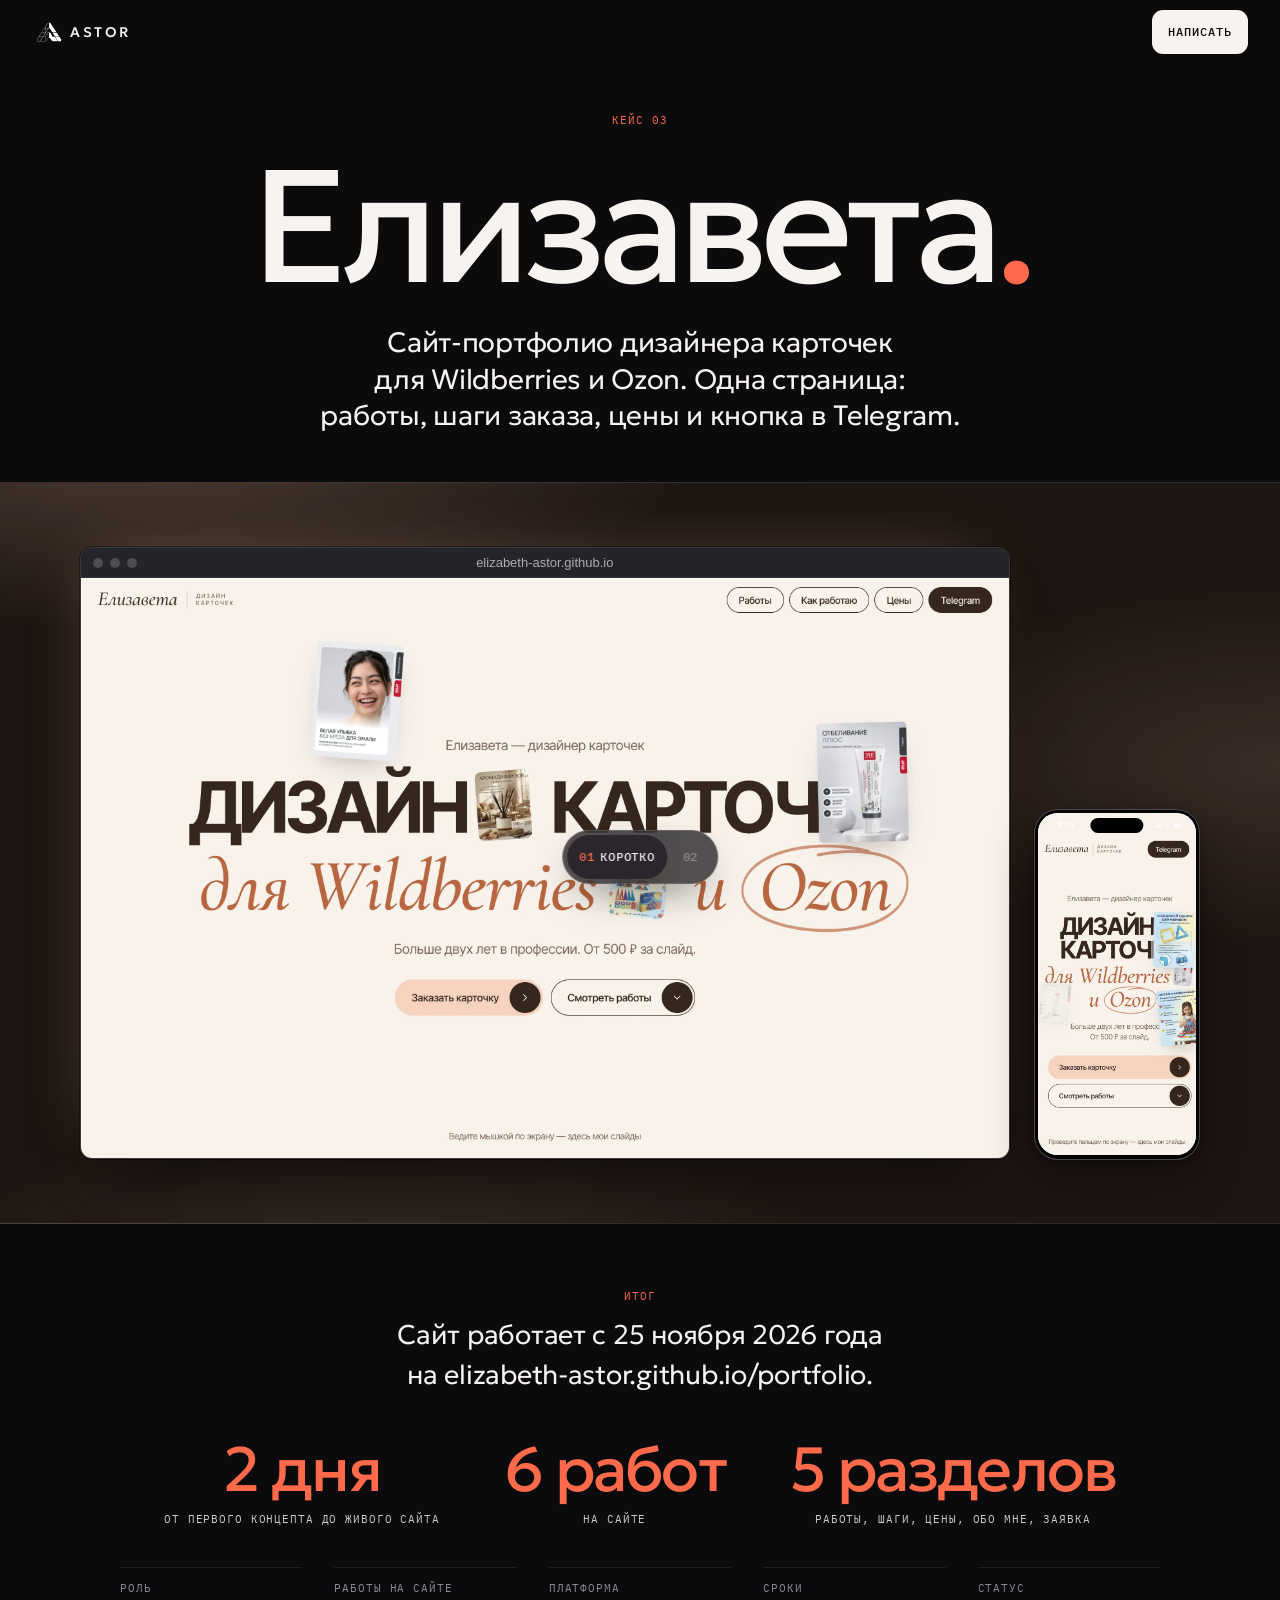
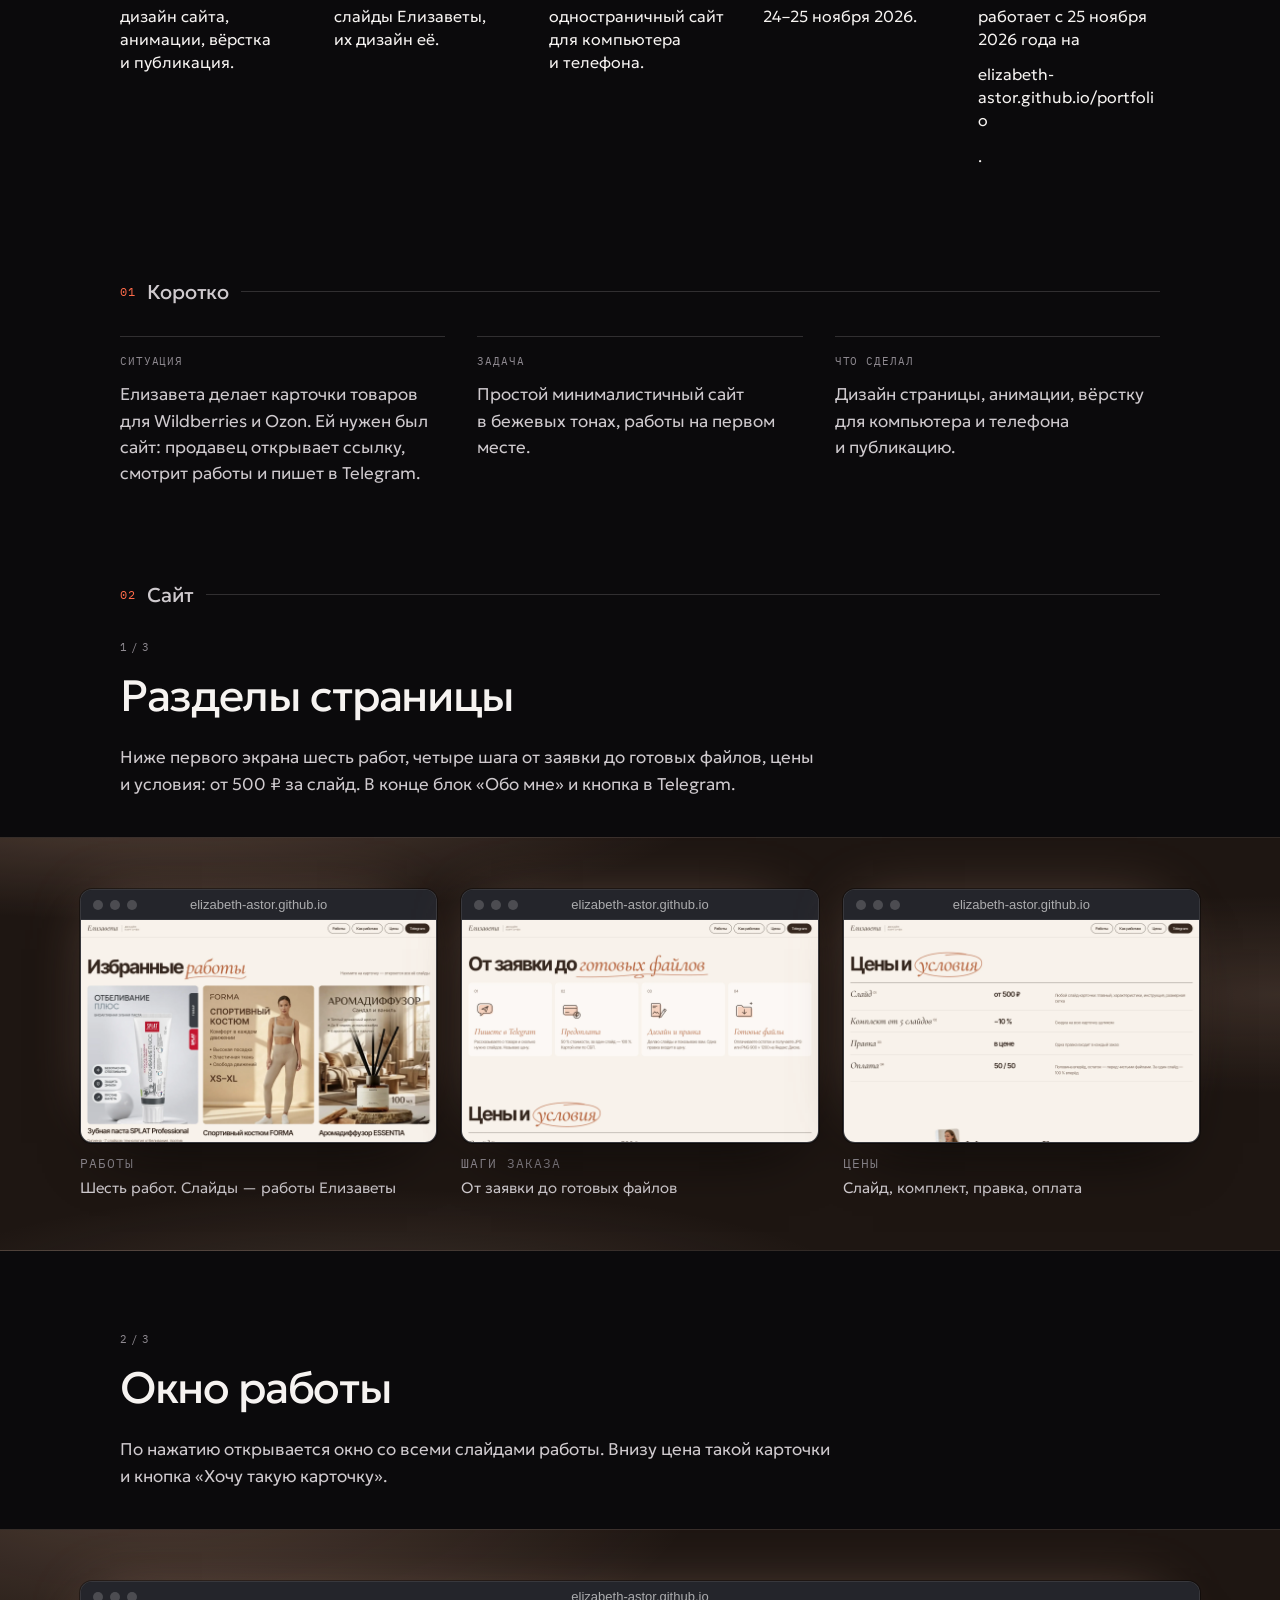
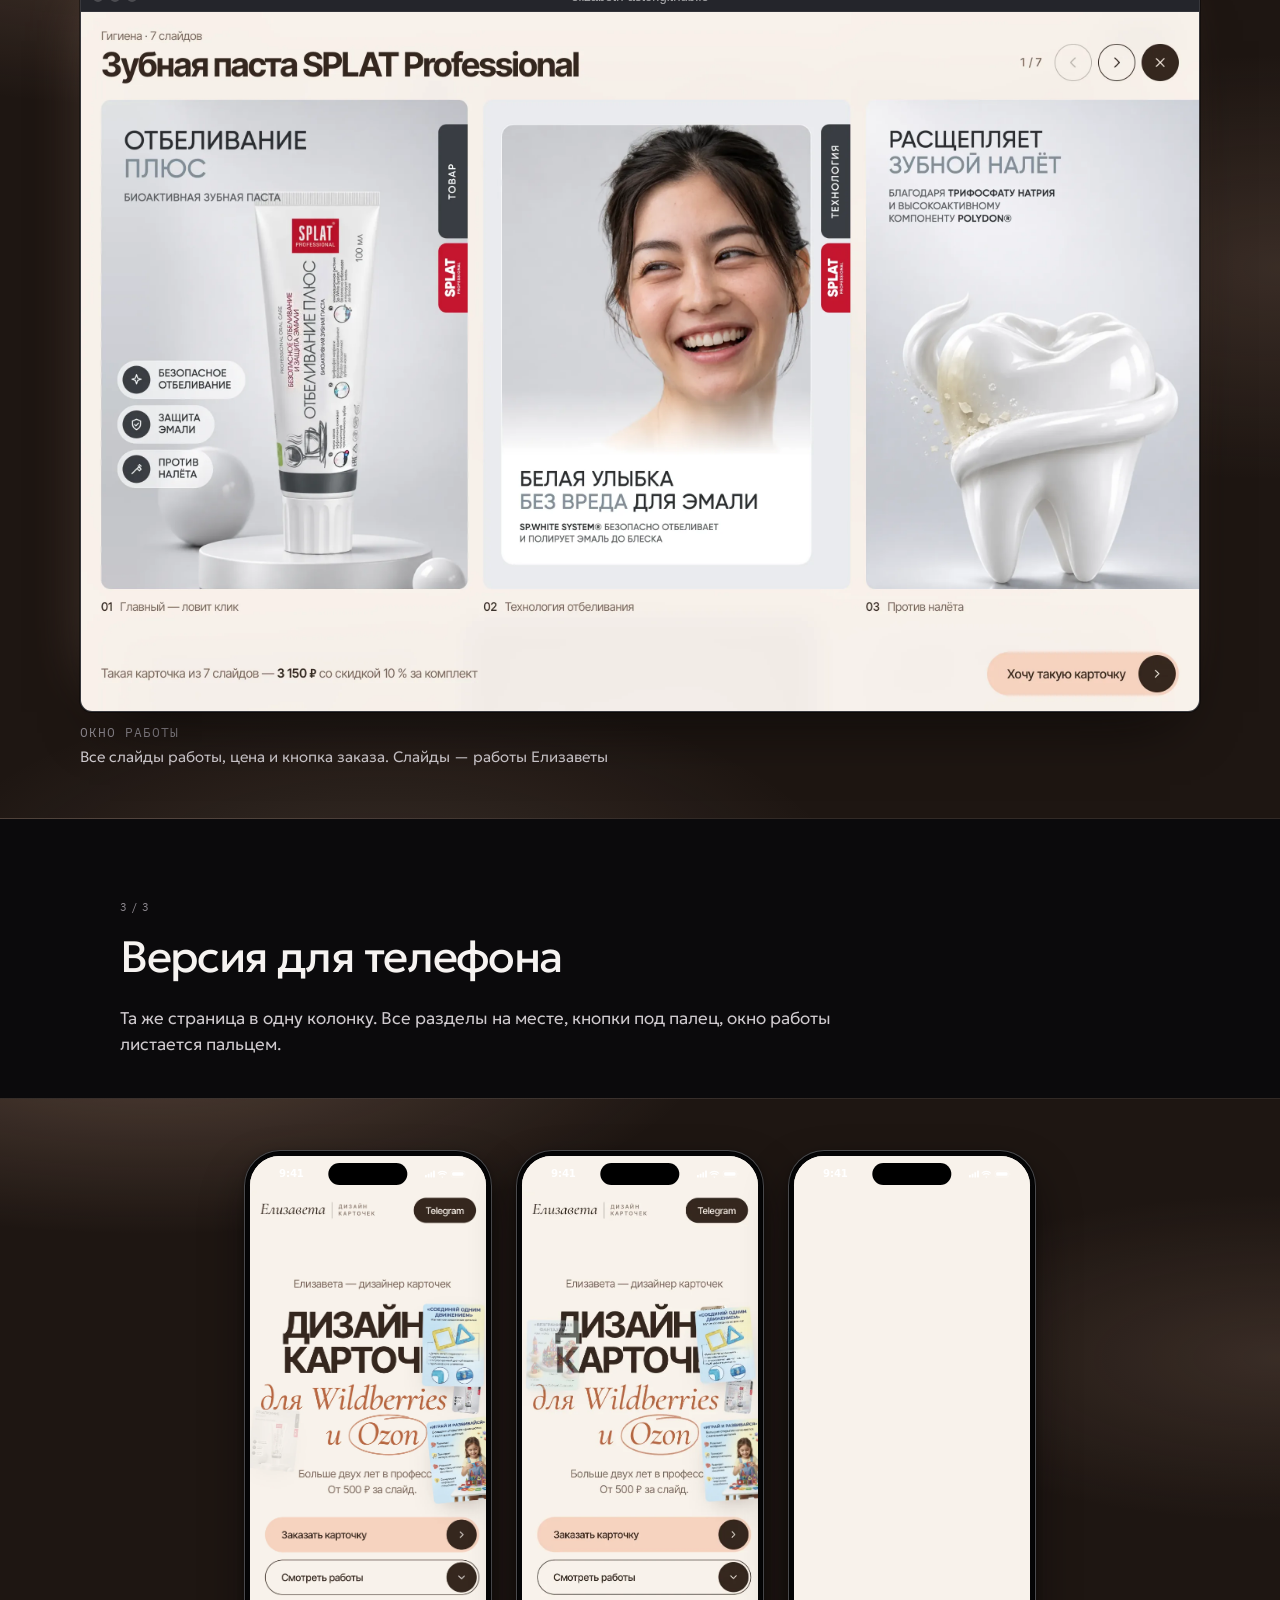
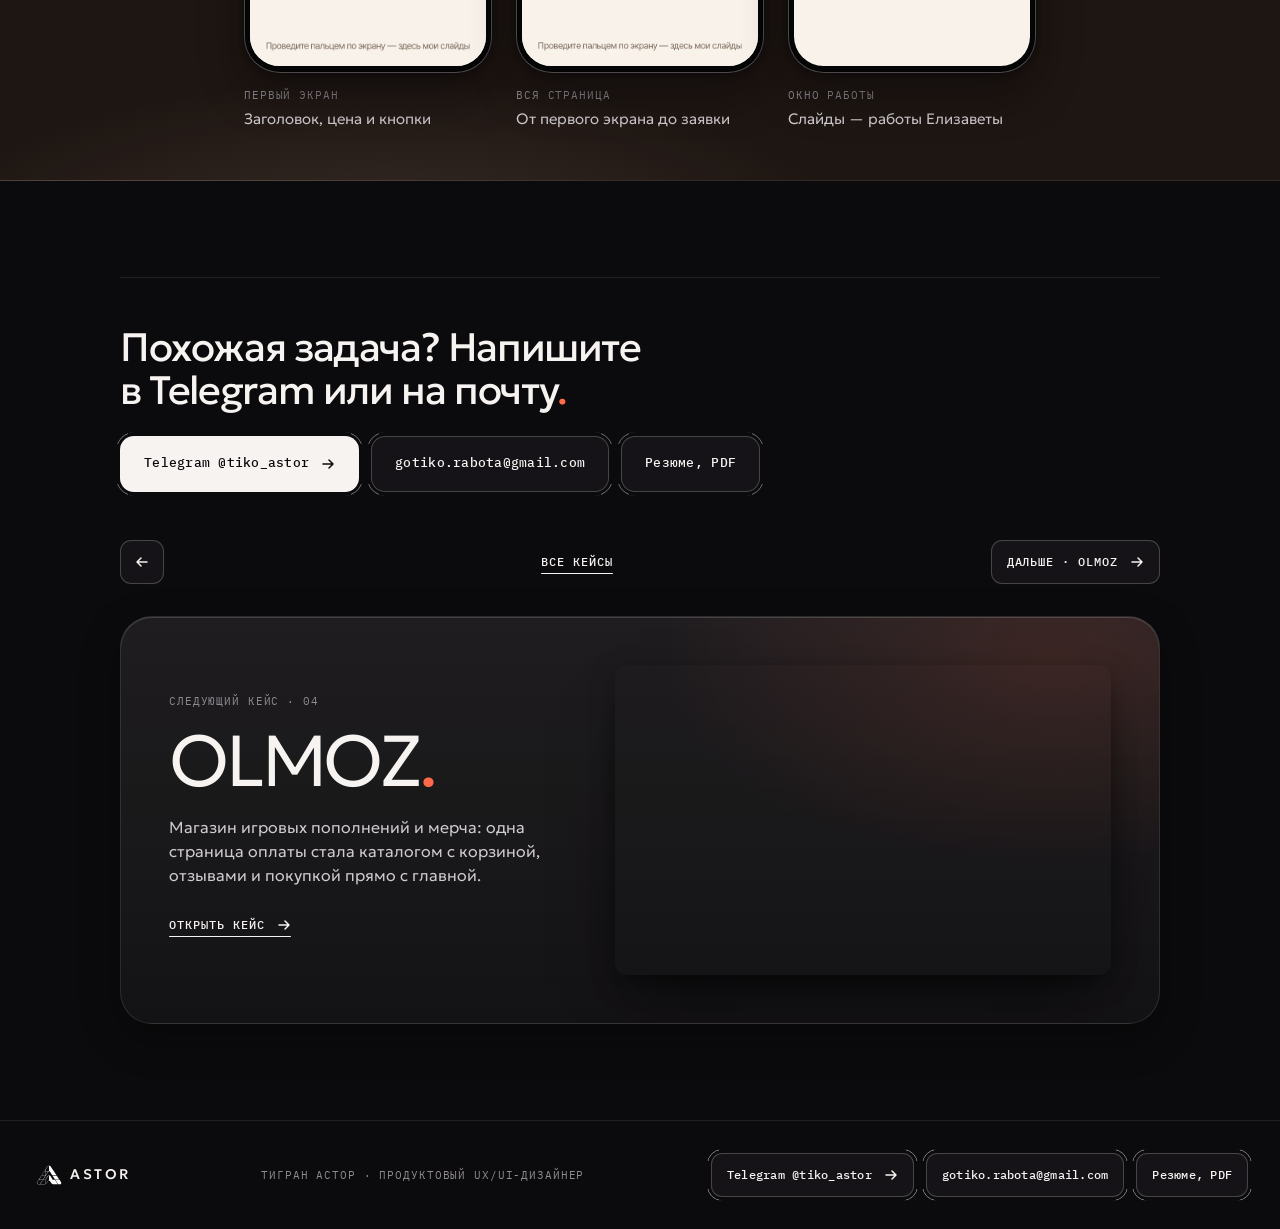
<file: portfolio/case-elizaveta.html>
<!doctype html>
<html lang="ru" class="no-js">
<head>
<meta charset="utf-8">
<meta name="viewport" content="width=device-width, initial-scale=1, viewport-fit=cover">
<title>Елизавета — сайт-портфолио дизайнера карточек · кейс Тиграна Астора</title>
<meta name="description" content="Сайт-портфолио дизайнера карточек для Wildberries и Ozon. Одна страница: работы, шаги заказа, цены и кнопка в Telegram.">
<meta name="robots" content="noindex">
<link rel="icon" href="img/concept-v8-case/astor-mark.svg" type="image/svg+xml">
<link rel="preconnect" href="https://fonts.googleapis.com">
<link rel="preconnect" href="https://fonts.gstatic.com" crossorigin>
<link rel="stylesheet" href="https://fonts.googleapis.com/css2?family=Geologica:wght@300;400;500&family=IBM+Plex+Mono:wght@400;500&display=swap">
<link rel="stylesheet" href="css/concept-v9-case.css?v=11">
<script>document.documentElement.classList.remove("no-js");document.documentElement.classList.add("js");
</script>
</head>
<body>

<header class="bar">
  <a class="bar__logo" href="index.html" aria-label="Тигран Астор, на главную"><img src="img/concept-v8-case/astor-mark.svg" alt="" width="26" height="22"><span>ASTOR</span></a>
  <a class="btn btn--primary btn--nav bar__cta" href="https://t.me/tiko_astor" target="_blank" rel="noopener">Написать</a>
</header>

<main class="case case--elizaveta" id="top" style="--sf-brand:#efbfa6;--sf-amber:#f6d3c0;--sf-page:#110d0b;--sf-surface:#1c1613;--sf-raised:#261e1a;--band:#1e1612">
  <header class="hero">
    <div class="c-in hero__head"><p class="hero__k mono">Кейс 03</p><h1 class="hero__h">Елизавета<b class="dot">.</b></h1><p class="hero__lead">Сайт-портфолио дизайнера карточек для&nbsp;Wildberries и&nbsp;Ozon. Одна страница: работы, шаги заказа, цены и&nbsp;кнопка в&nbsp;Telegram.</p></div>
    <div class="band band--hero"><div class=hero__stage><div class="hs hs--desk"><div class="lay hs__c hs__c--win hs__c--main" style="--i:0"><div class="win " role="img" aria-label="Первый экран сайта: заголовок «Дизайн карточек для Wildberries и Ozon», вокруг слайды карточек"><div class="win__bar"><i></i><i></i><i></i><span class="win__t">elizabeth-astor.github.io</span></div><img class="win__img" src="img/cases/elizaveta-v5/d-hero.webp" alt="" width="2880" height="1800" loading="lazy" decoding="async"></div></div><div class="lay hs__c hs__c--ph" style="--i:1"><span class="iph iph--sb" role="img" aria-label="Первый экран на телефоне" style="--sb:#f8f2eb"><span class="iph__s"><img src="img/cases/elizaveta-v5/m-hero.webp" alt="" width="1125" height="2286" loading="lazy" decoding="async"></span></span></div></div></div></div>
    <div class="c-in hero__sum"><div class="hero__out"><p class="mono hero__out-k">Итог</p><p class="hero__out-t">Сайт работает с&nbsp;25&nbsp;ноября 2026&nbsp;года на&nbsp;<a href="https://elizabeth-astor.github.io/portfolio/" target="_blank" rel="noopener" style="display:inline-flex;align-items:center;min-height:44px">elizabeth-astor.github.io/portfolio</a>.</p></div><ul class="hero__facts" aria-label="Факты"><li><b>2&nbsp;дня</b><span class="mono">от&nbsp;первого концепта до&nbsp;живого сайта</span></li><li><b>6&nbsp;работ</b><span class="mono">на&nbsp;сайте</span></li><li><b>5&nbsp;разделов</b><span class="mono">работы, шаги, цены, обо мне, заявка</span></li></ul><dl class="hero__pass" aria-label="Паспорт проекта"><div><dt class="mono">Роль</dt><dd>дизайн сайта, анимации, вёрстка и&nbsp;публикация.</dd></div><div><dt class="mono">Работы на&nbsp;сайте</dt><dd>слайды Елизаветы, их&nbsp;дизайн её.</dd></div><div><dt class="mono">Платформа</dt><dd>одностраничный сайт для&nbsp;компьютера и&nbsp;телефона.</dd></div><div><dt class="mono">Сроки</dt><dd>24–25&nbsp;ноября 2026.</dd></div><div><dt class="mono">Статус</dt><dd>работает с&nbsp;25&nbsp;ноября 2026&nbsp;года на&nbsp;<a href="https://elizabeth-astor.github.io/portfolio/" target="_blank" rel="noopener" style="display:inline-flex;align-items:center;min-height:44px">elizabeth-astor.github.io/portfolio</a>.</dd></div></dl></div>
  </header>

    <section class="chap" id="ch-1" data-chap="0" aria-labelledby="h-1">
      <div class="c-in"><h2 class="c-h2" id="h-1"><span class="mono">01</span><span class="c-h2__t">Коротко</span></h2></div>
      <div class="c-in"><dl class="brief"><div><dt class="mono">Ситуация</dt><dd>Елизавета делает карточки товаров для&nbsp;Wildberries и&nbsp;Ozon. Ей нужен был сайт: продавец открывает ссылку, смотрит работы и&nbsp;пишет в&nbsp;Telegram.</dd></div><div><dt class="mono">Задача</dt><dd>Простой минималистичный сайт в&nbsp;бежевых тонах, работы на&nbsp;первом месте.</dd></div><div><dt class="mono">Что&nbsp;сделал</dt><dd>Дизайн страницы, анимации, вёрстку для&nbsp;компьютера и&nbsp;телефона и&nbsp;публикацию.</dd></div></dl></div>
    </section>
    <section class="chap" id="ch-2" data-chap="1" aria-labelledby="h-2">
      <div class="c-in"><h2 class="c-h2" id="h-2"><span class="mono">02</span><span class="c-h2__t">Сайт</span></h2></div>
      <article class="dec"><div class="c-in"><p class="dec__n mono" aria-hidden="true">1&#8201;/&#8201;3</p><h3 class="dec__h">Разделы страницы</h3><p class="dm__p">Ниже первого экрана шесть работ, четыре шага от&nbsp;заявки до&nbsp;готовых файлов, цены и&nbsp;условия: от&nbsp;500&nbsp;₽ за&nbsp;слайд. В&nbsp;конце блок «Обо мне» и&nbsp;кнопка в&nbsp;Telegram.</p></div><div class="band"><figure class="board "><div class="wins wins--2"><figure class="cap "><div class="win " role="img" aria-label="Избранные работы: карточки товаров с названиями"><div class="win__bar"><i></i><i></i><i></i><span class="win__t">elizabeth-astor.github.io</span></div><img class="win__img" src="img/cases/elizaveta-v5/d-works.webp" alt="" width="2880" height="1800" loading="lazy" decoding="async"></div><figcaption><span class="mono">Работы</span>Шесть работ. Слайды&nbsp;— работы Елизаветы</figcaption></figure><figure class="cap "><div class="win " role="img" aria-label="Шаги от заявки до готовых файлов: четыре карточки с рисованными иконками"><div class="win__bar"><i></i><i></i><i></i><span class="win__t">elizabeth-astor.github.io</span></div><img class="win__img" src="img/cases/elizaveta-v5/d-process.webp" alt="" width="2880" height="1800" loading="lazy" decoding="async"></div><figcaption><span class="mono">Шаги заказа</span>От&nbsp;заявки до&nbsp;готовых файлов</figcaption></figure><figure class="cap "><div class="win " role="img" aria-label="Цены и условия строками: слайд, комплект, правка, оплата"><div class="win__bar"><i></i><i></i><i></i><span class="win__t">elizabeth-astor.github.io</span></div><img class="win__img" src="img/cases/elizaveta-v5/d-price.webp" alt="" width="2880" height="1800" loading="lazy" decoding="async"></div><figcaption><span class="mono">Цены</span>Слайд, комплект, правка, оплата</figcaption></figure></div></figure></div></article><article class="dec"><div class="c-in"><p class="dec__n mono" aria-hidden="true">2&#8201;/&#8201;3</p><h3 class="dec__h">Окно работы</h3><p class="dm__p">По&nbsp;нажатию открывается окно со&nbsp;всеми слайдами работы. Внизу цена такой карточки и&nbsp;кнопка «Хочу такую карточку».</p></div><div class="band"><figure class="board "><figure class="cap cap--wide"><div class="win " role="img" aria-label="Окно работы: семь слайдов зубной пасты в ряд, цена такой карточки и кнопка «Хочу такую карточку»"><div class="win__bar"><i></i><i></i><i></i><span class="win__t">elizabeth-astor.github.io</span></div><img class="win__img" src="img/cases/elizaveta-v5/d-modal.webp" alt="" width="2880" height="1800" loading="lazy" decoding="async"></div><figcaption><span class="mono">Окно работы</span>Все слайды работы, цена и&nbsp;кнопка заказа. Слайды&nbsp;— работы Елизаветы</figcaption></figure></figure></div></article><article class="dec"><div class="c-in"><p class="dec__n mono" aria-hidden="true">3&#8201;/&#8201;3</p><h3 class="dec__h">Версия для&nbsp;телефона</h3><p class="dm__p">Та же&nbsp;страница в&nbsp;одну колонку. Все разделы на&nbsp;месте, кнопки под&nbsp;палец, окно работы листается пальцем.</p></div><div class="band"><figure class="board "><div class="row row--3"><figure class="cell"><span class="iph iph--sb" role="img" aria-label="Первый экран на телефоне: заголовок, цена, две кнопки" style="--sb:#f8f2eb"><span class="iph__s"><img src="img/cases/elizaveta-v5/m-hero.webp" alt="" width="1125" height="2286" loading="lazy" decoding="async"></span></span><figcaption><span class="mono">Первый экран</span>Заголовок, цена и&nbsp;кнопки</figcaption></figure><figure class="cell"><span class="iph iph--sb iph--long" role="img" aria-label="Сайт на телефоне целиком: первый экран, работы, шаги заказа, цены, обо мне, заявка" style="--sb:#f8f2eb"><span class="iph__s"><span class="iph__scr" data-long><img class="iph__long" src="img/cases/elizaveta-v5/m-long.webp" alt="" width="600" height="13747" loading="lazy" decoding="async"></span></span></span><figcaption><span class="mono">Вся страница</span>От&nbsp;первого экрана до&nbsp;заявки</figcaption></figure><figure class="cell"><span class="iph iph--sb" role="img" aria-label="Окно работы на телефоне: слайды листаются пальцем, внизу цена и кнопка" style="--sb:#f8f2eb"><span class="iph__s"><img src="img/cases/elizaveta-v5/m-modal.webp" alt="" width="1125" height="2286" loading="lazy" decoding="async"></span></span><figcaption><span class="mono">Окно работы</span>Слайды&nbsp;— работы Елизаветы</figcaption></figure></div></figure></div></article>
    </section>

  <div class="c-in end" data-end>
    <section class="ask" aria-labelledby="ask-h"><h2 class="ask__h" id="ask-h">Похожая задача? Напишите в&nbsp;Telegram или на&nbsp;почту<b class="dot">.</b></h2><div class="ask__btns"><a class="btn btn--primary btn--lg" href="https://t.me/tiko_astor" target="_blank" rel="noopener" data-arrow="right">Telegram @tiko_astor</a><a class="btn btn--lg" href="mailto:gotiko.rabota@gmail.com">gotiko.rabota@gmail.com</a><a class="btn btn--lg" href="Tigran-Astor-CV.pdf" target="_blank" rel="noopener">Резюме, PDF</a></div></section>
    <nav class="cnav" aria-label="Переход между кейсами"><a class="btn btn--icon btn--nav cnav__prev" href="case-spenfold.html" rel="prev" aria-label="Предыдущий кейс: Spenfold" title="Spenfold" data-arrow="left"></a><a class="tlink cnav__all" href="index.html#cases" data-arrow="">Все кейсы</a><a class="btn btn--nav cnav__next" href="case-olmoz.html" rel="next" aria-label="Следующий кейс: OLMOZ" data-arrow="right">Дальше<span class="cnav__nm">&nbsp;· OLMOZ</span></a></nav>
    <a class="next" href="case-olmoz.html" aria-label="Следующий кейс: OLMOZ" data-tlink-host><span class="next__txt"><span class="next__k mono">Следующий кейс · 04</span><span class="next__name">OLMOZ<b class="dot">.</b></span><span class="next__lead">Магазин игровых пополнений и&nbsp;мерча: одна страница оплаты стала каталогом с&nbsp;корзиной, отзывами и&nbsp;покупкой прямо с&nbsp;главной.</span><span class="tlink next__go">Открыть кейс</span></span><span class="next__media next__media--desk"><img src="img/concept-v8-case/olmoz/d-home.webp" alt="" width="2880" height="1800" loading="lazy" decoding="async"></span></a>
  </div>
</main>

<nav class="dock" aria-label="Главы кейса" data-dock><div class="dock__ch"><a class="dk" href="#ch-1" data-dk="0" aria-label="01 Коротко"><i>01</i><span>Коротко</span></a><a class="dk" href="#ch-2" data-dk="1" aria-label="02 Решения"><i>02</i><span>Решения</span></a></div></nav>

<footer class="foot">
  <a class="bar__logo" href="index.html" aria-label="Тигран Астор, на главную"><img src="img/concept-v8-case/astor-mark.svg" alt="" width="26" height="22"><span>ASTOR</span></a>
  <span class="mono">Тигран Астор · продуктовый UX/UI-дизайнер</span>
  <div class="foot__links">
    <a class="btn btn--sm btn--plain foot__link" href="https://t.me/tiko_astor" target="_blank" rel="noopener" data-arrow="right">Telegram @tiko_astor</a>
    <a class="btn btn--sm btn--plain foot__link" href="mailto:gotiko.rabota@gmail.com">gotiko.rabota@gmail.com</a>
    <a class="btn btn--sm btn--plain foot__link" href="Tigran-Astor-CV.pdf" target="_blank" rel="noopener">Резюме, PDF</a>
  </div>
</footer>

<script src="js/concept-v9-case.js?v=11" defer></script>
</body>
</html>
</file>
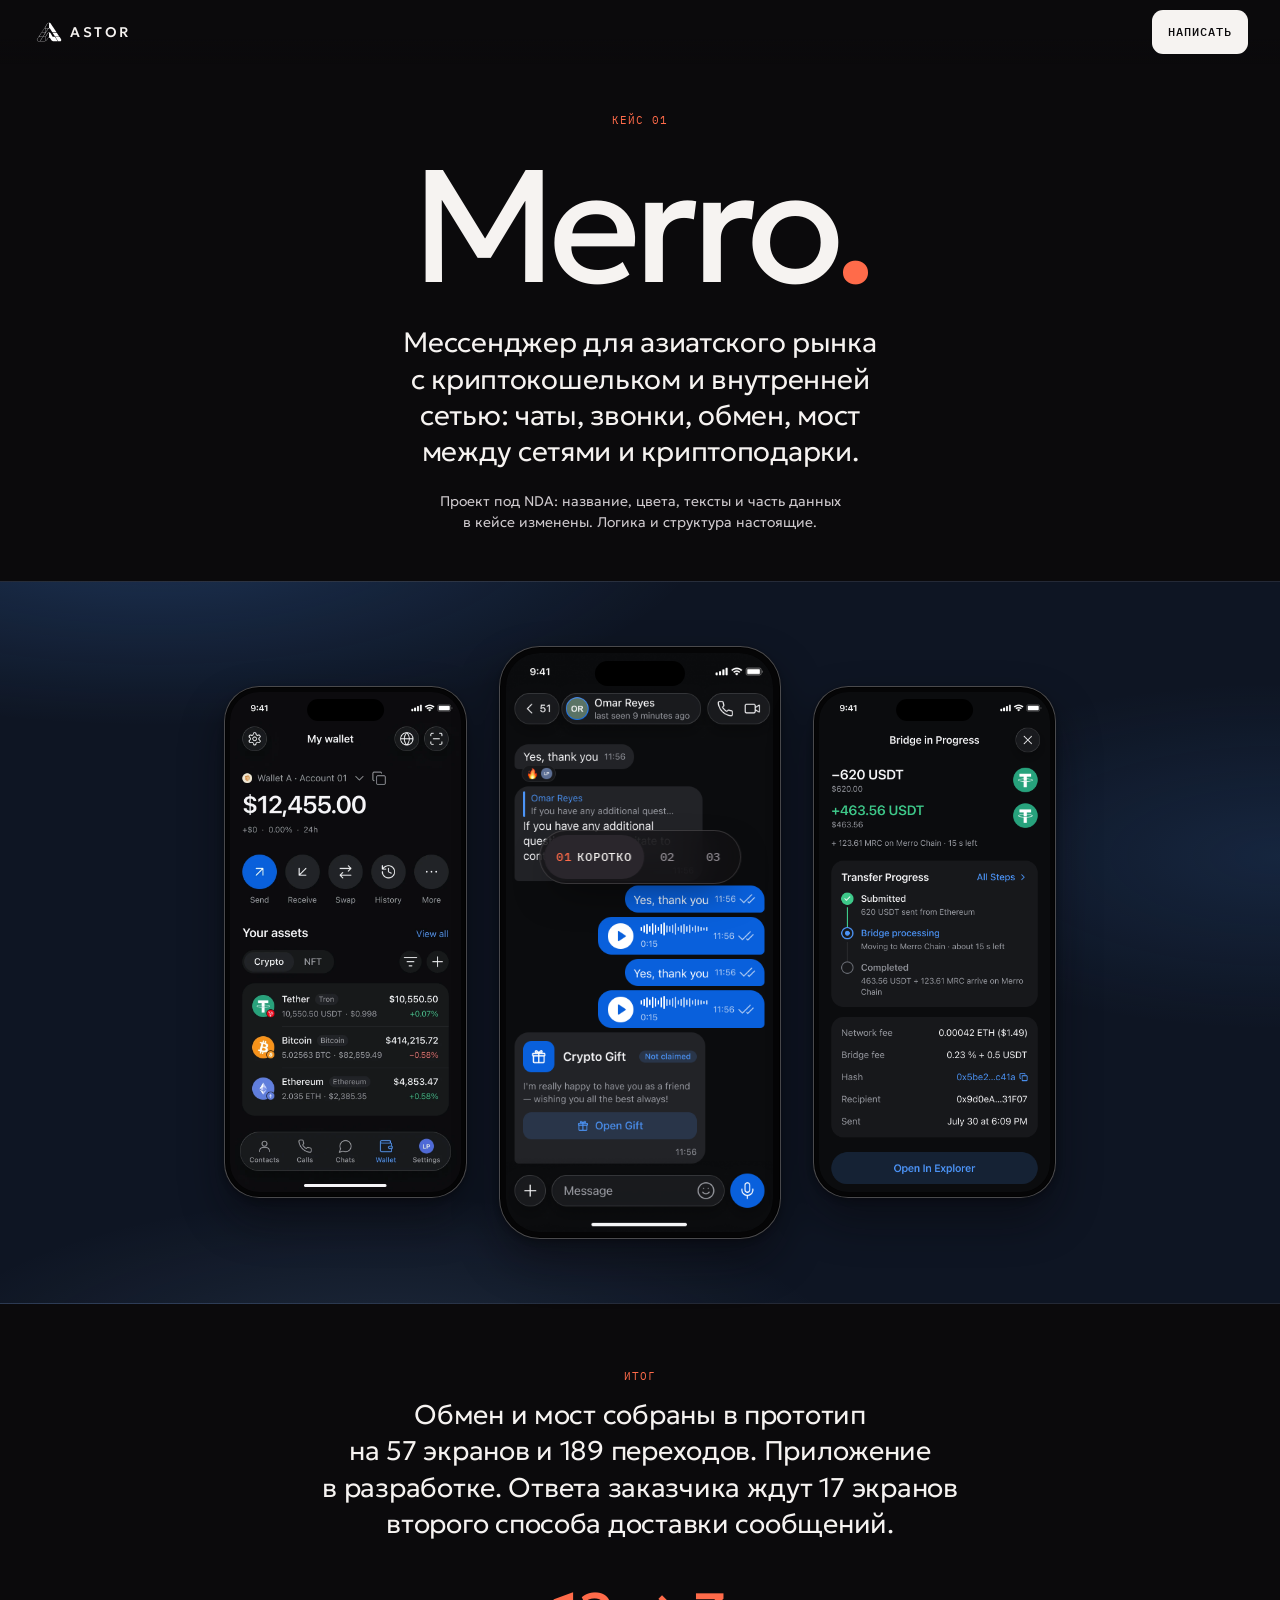
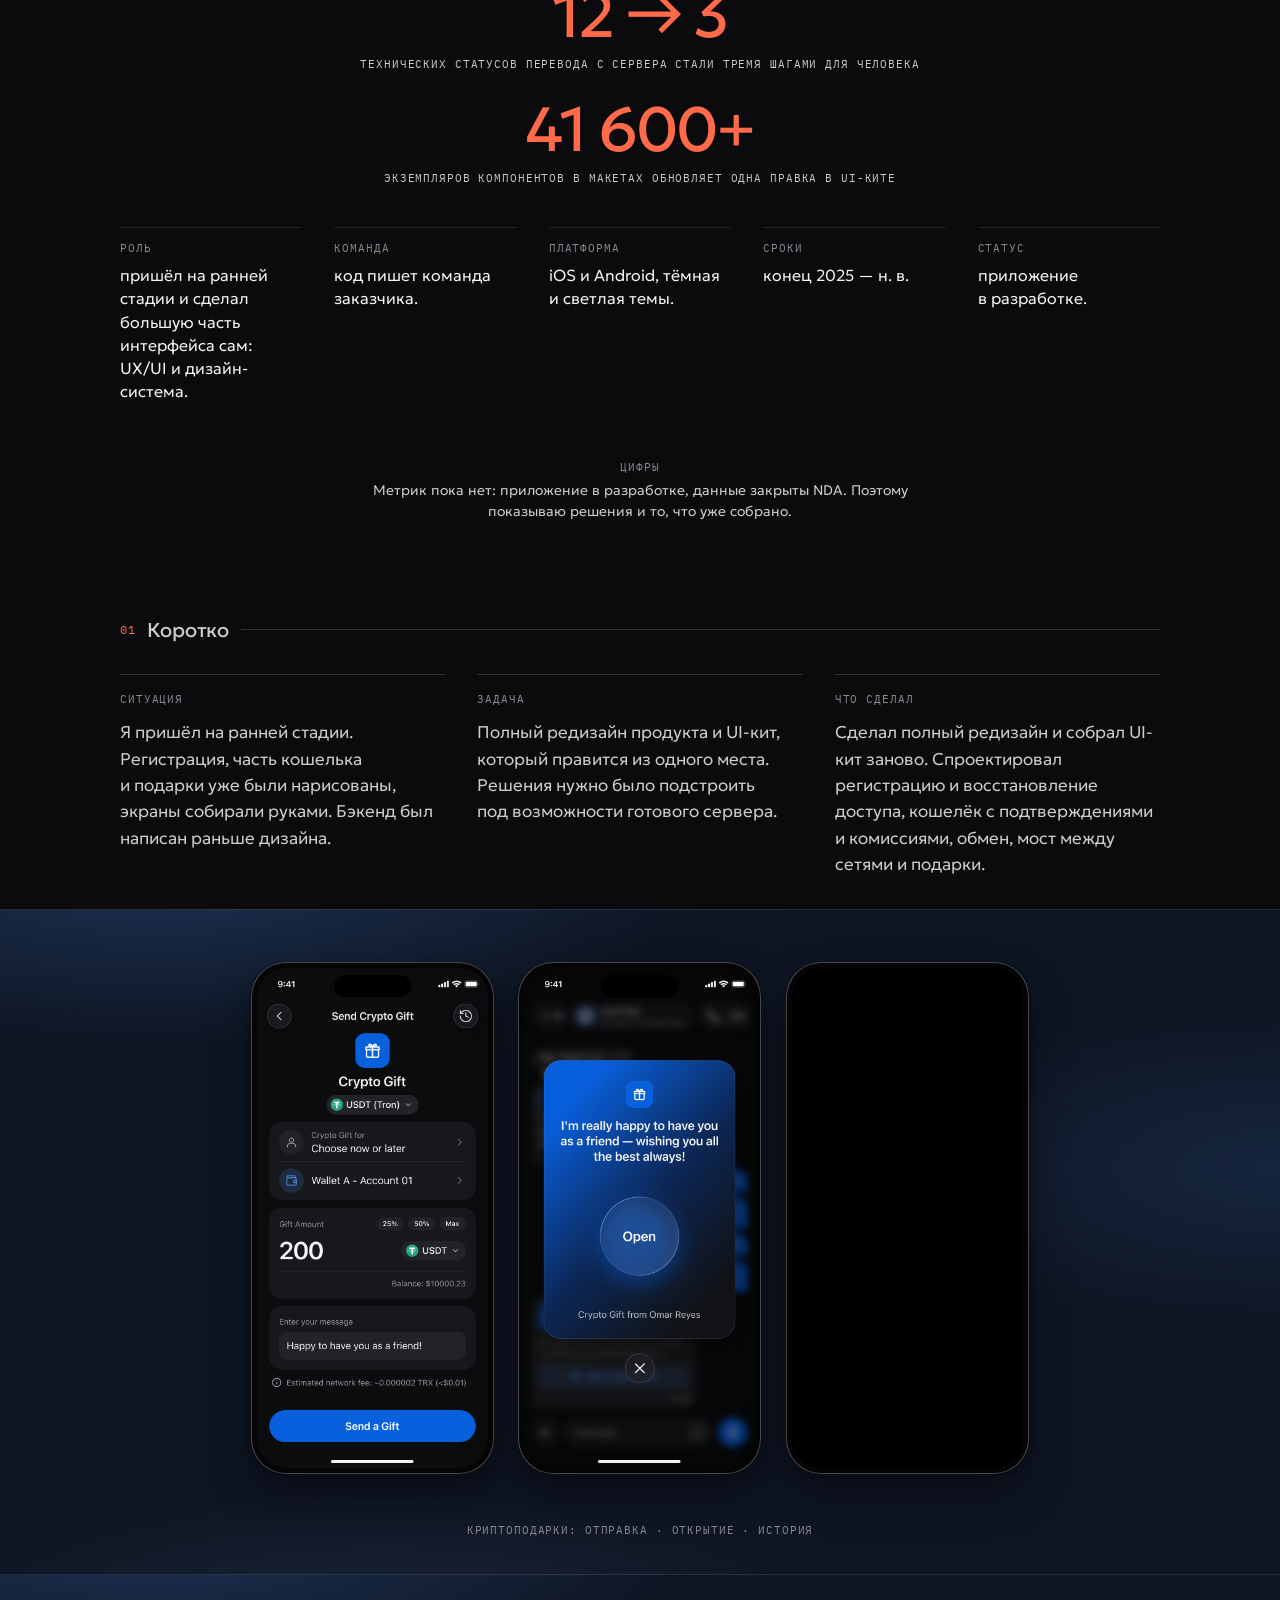
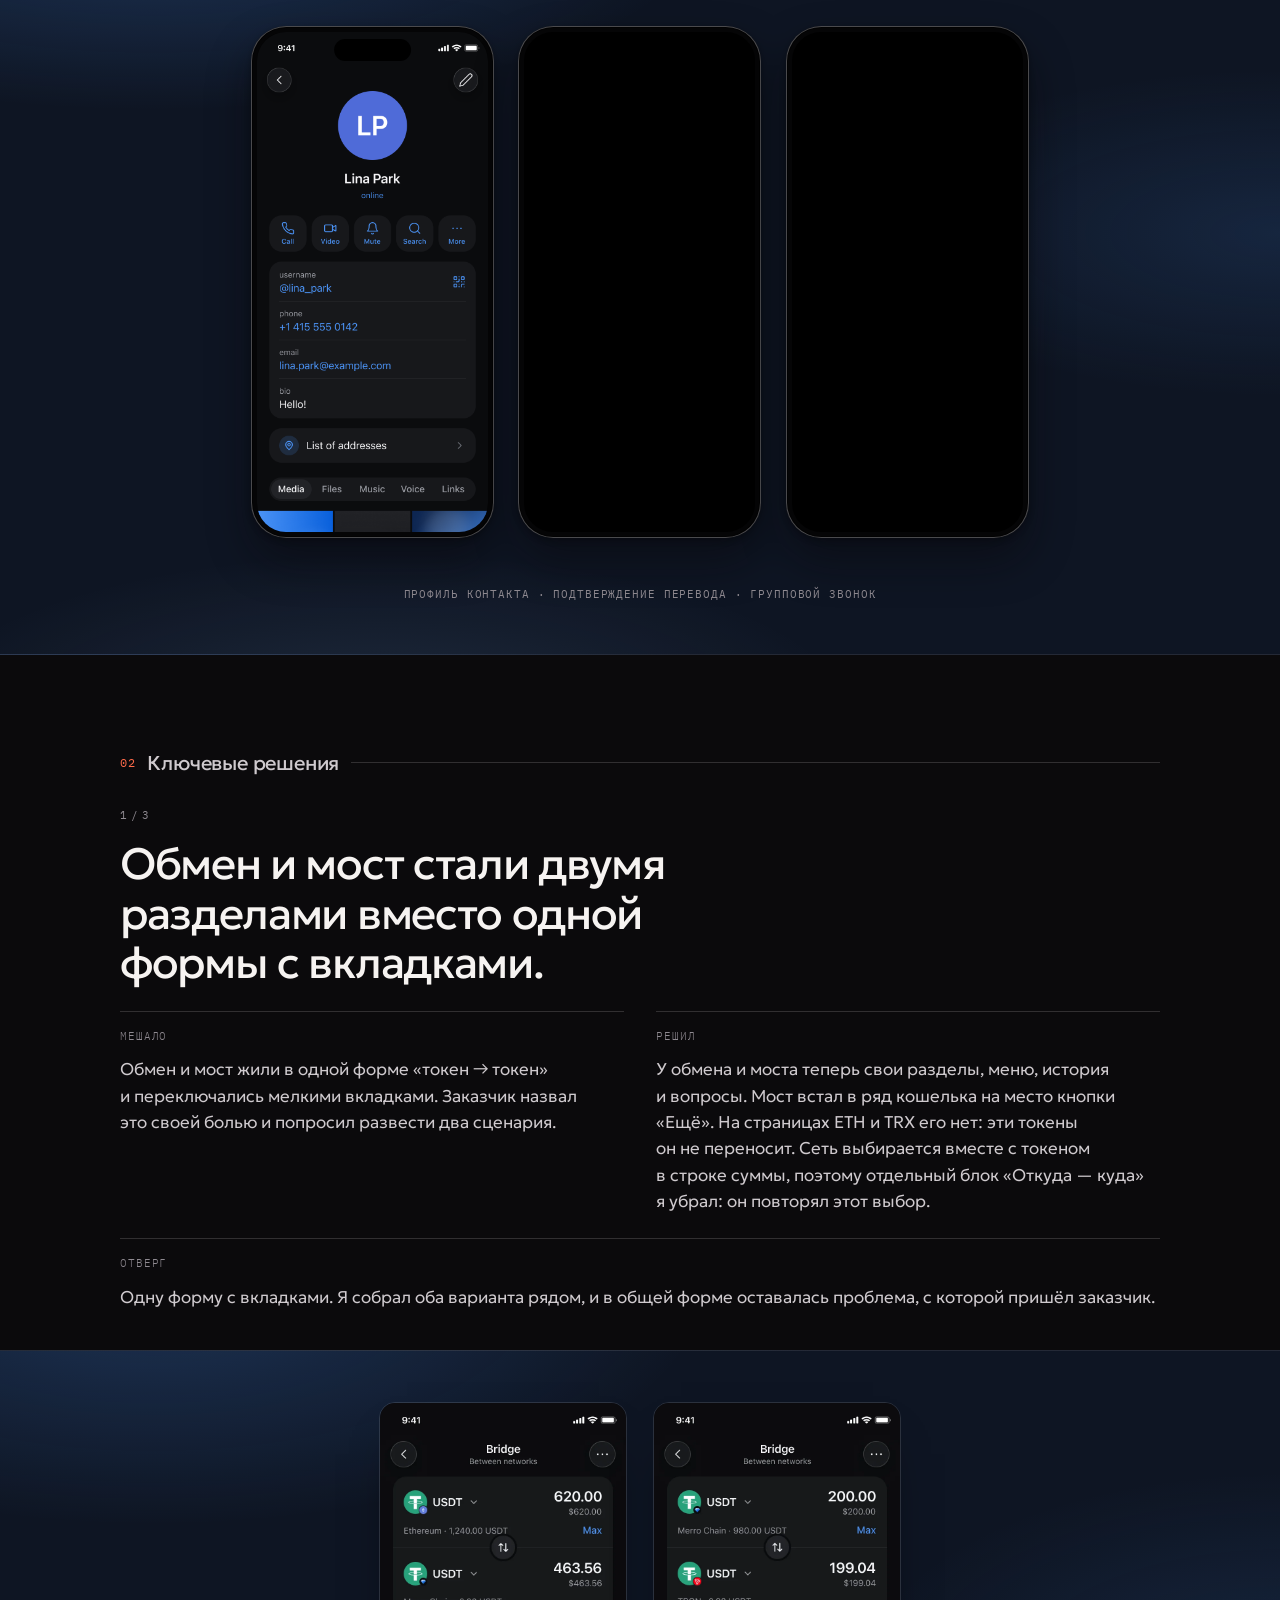
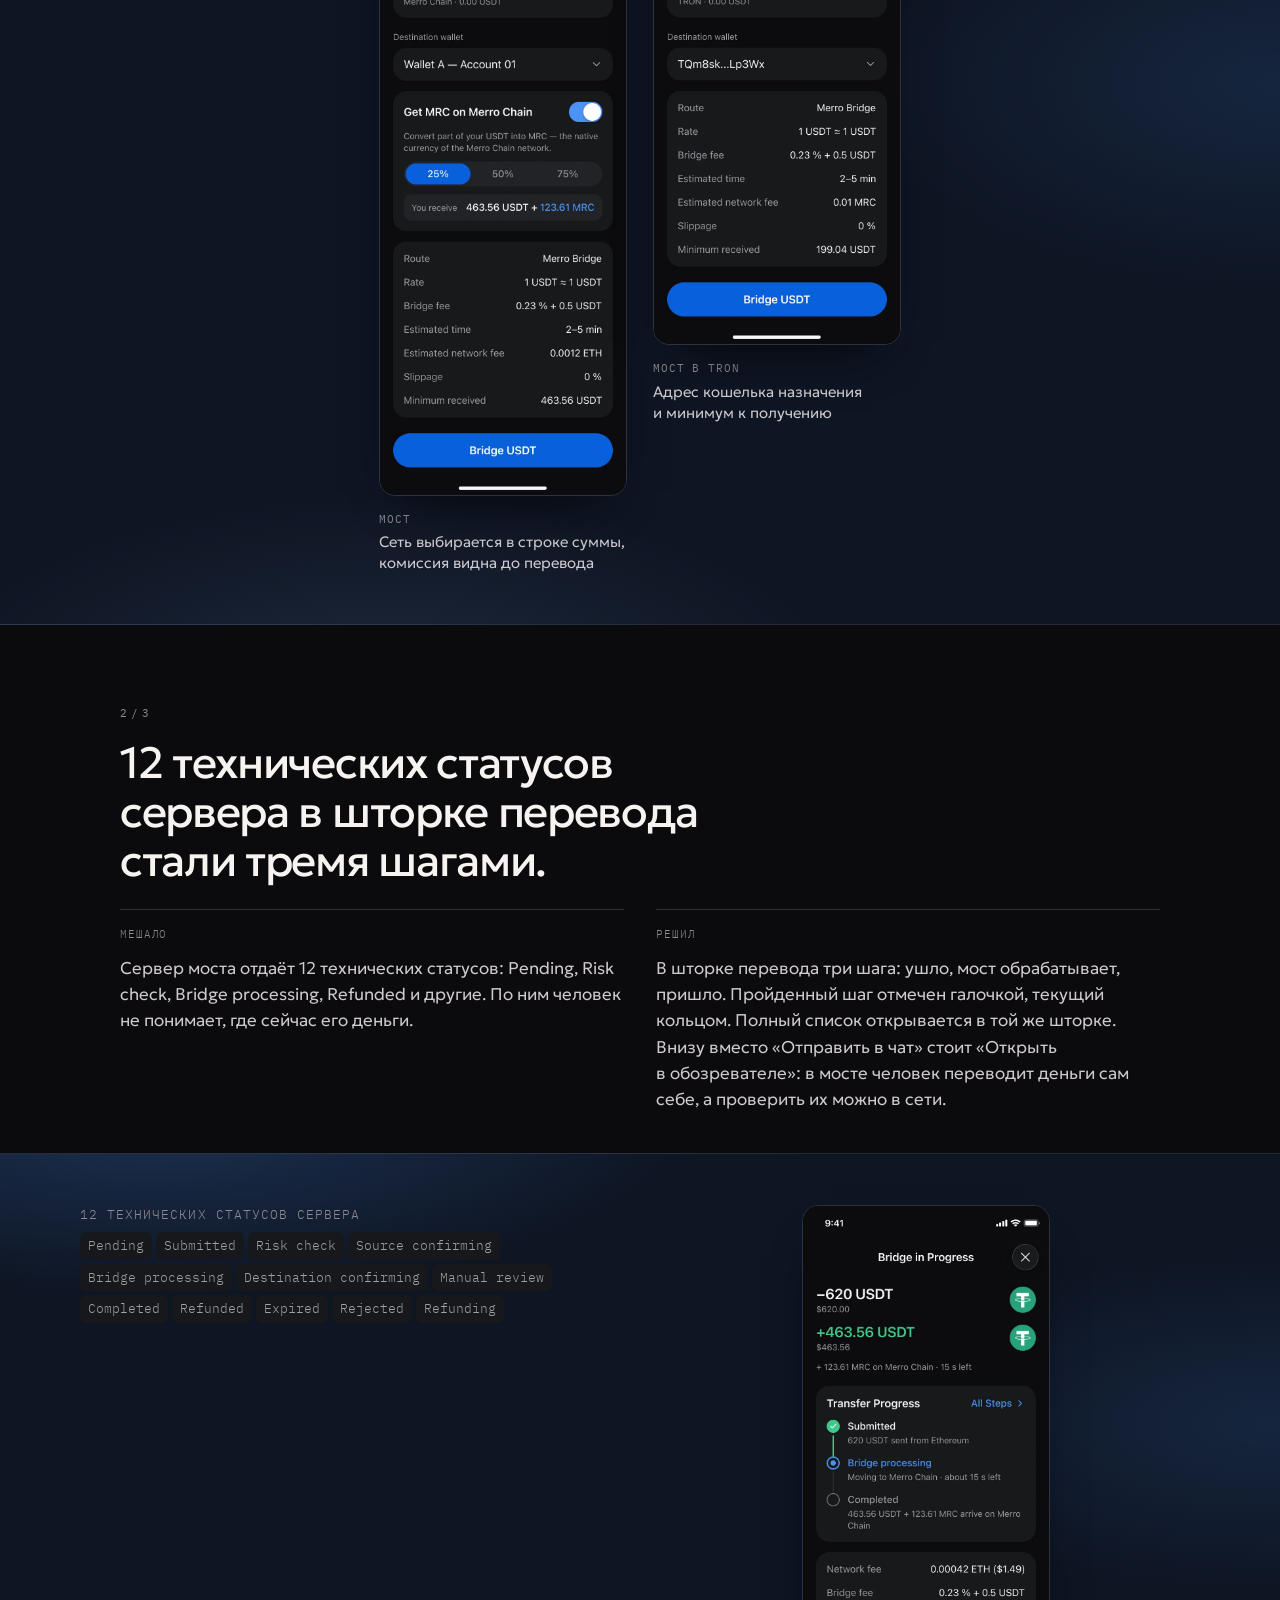
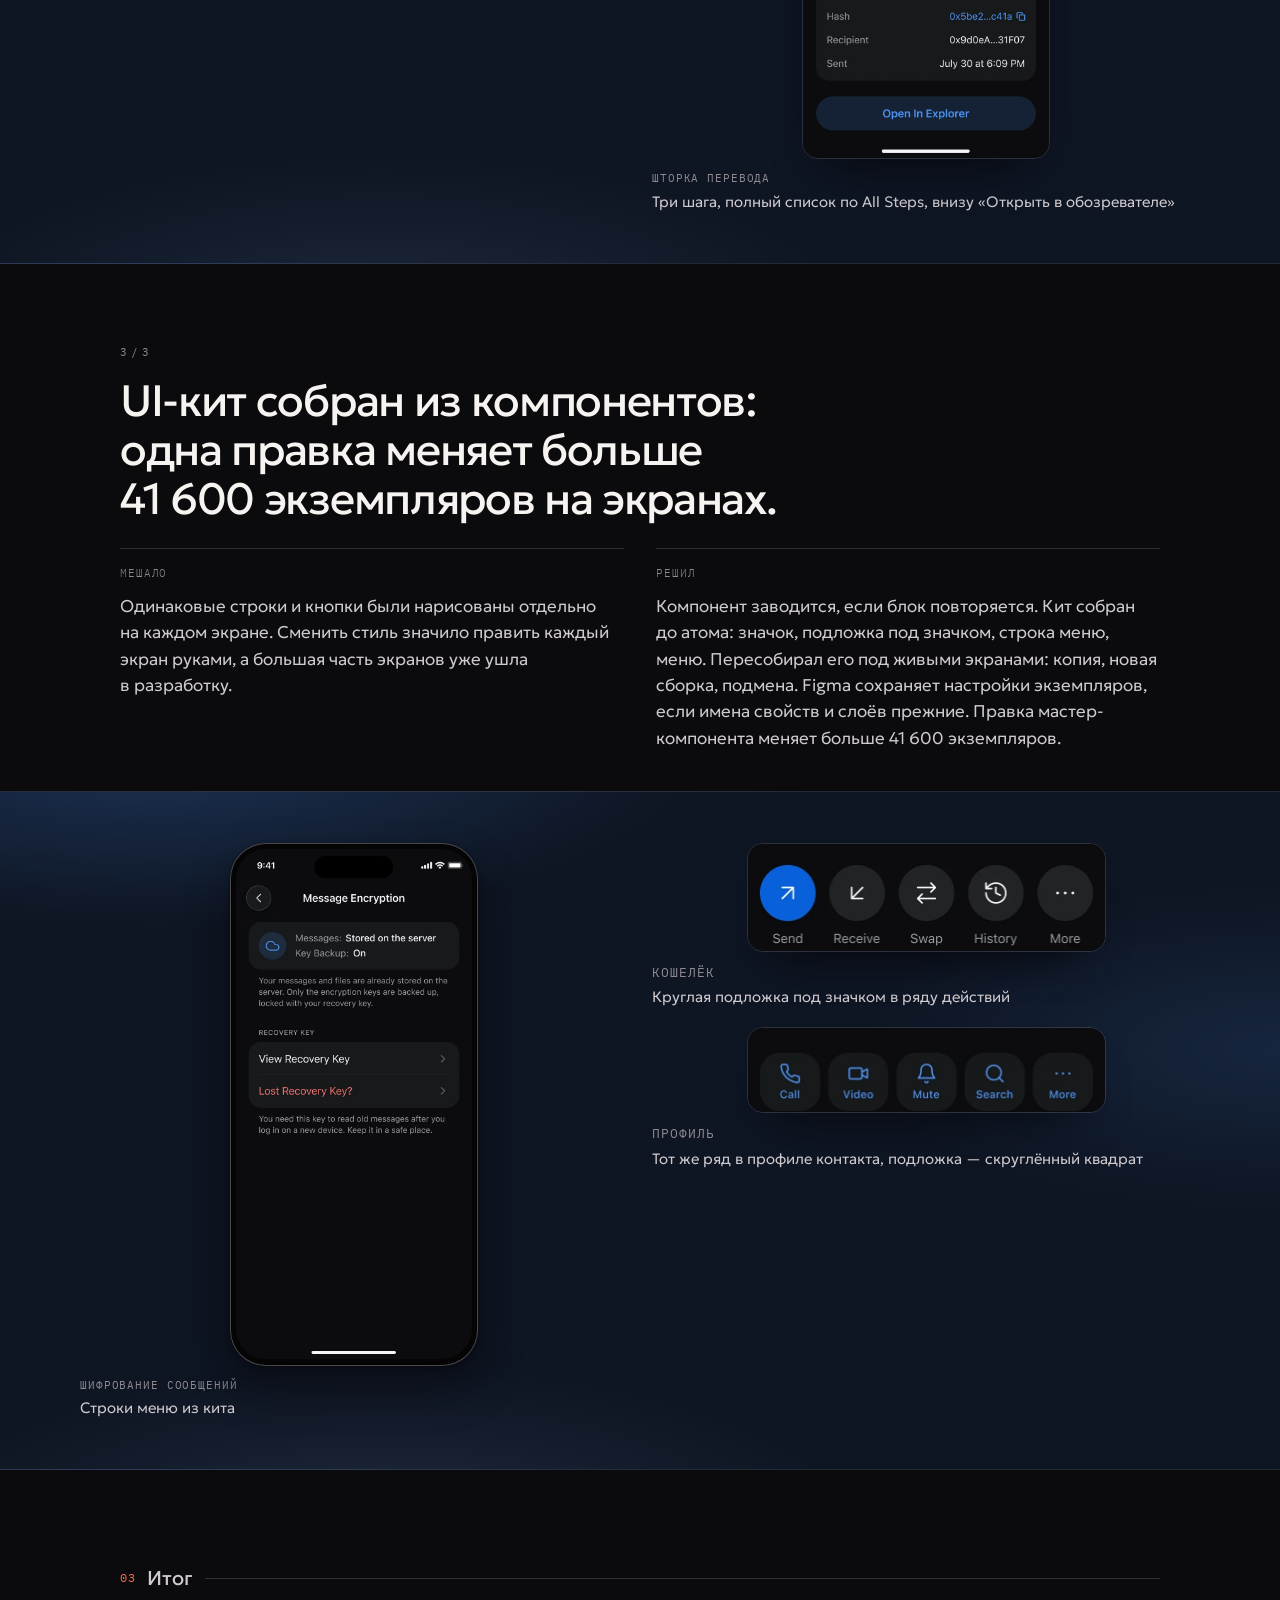
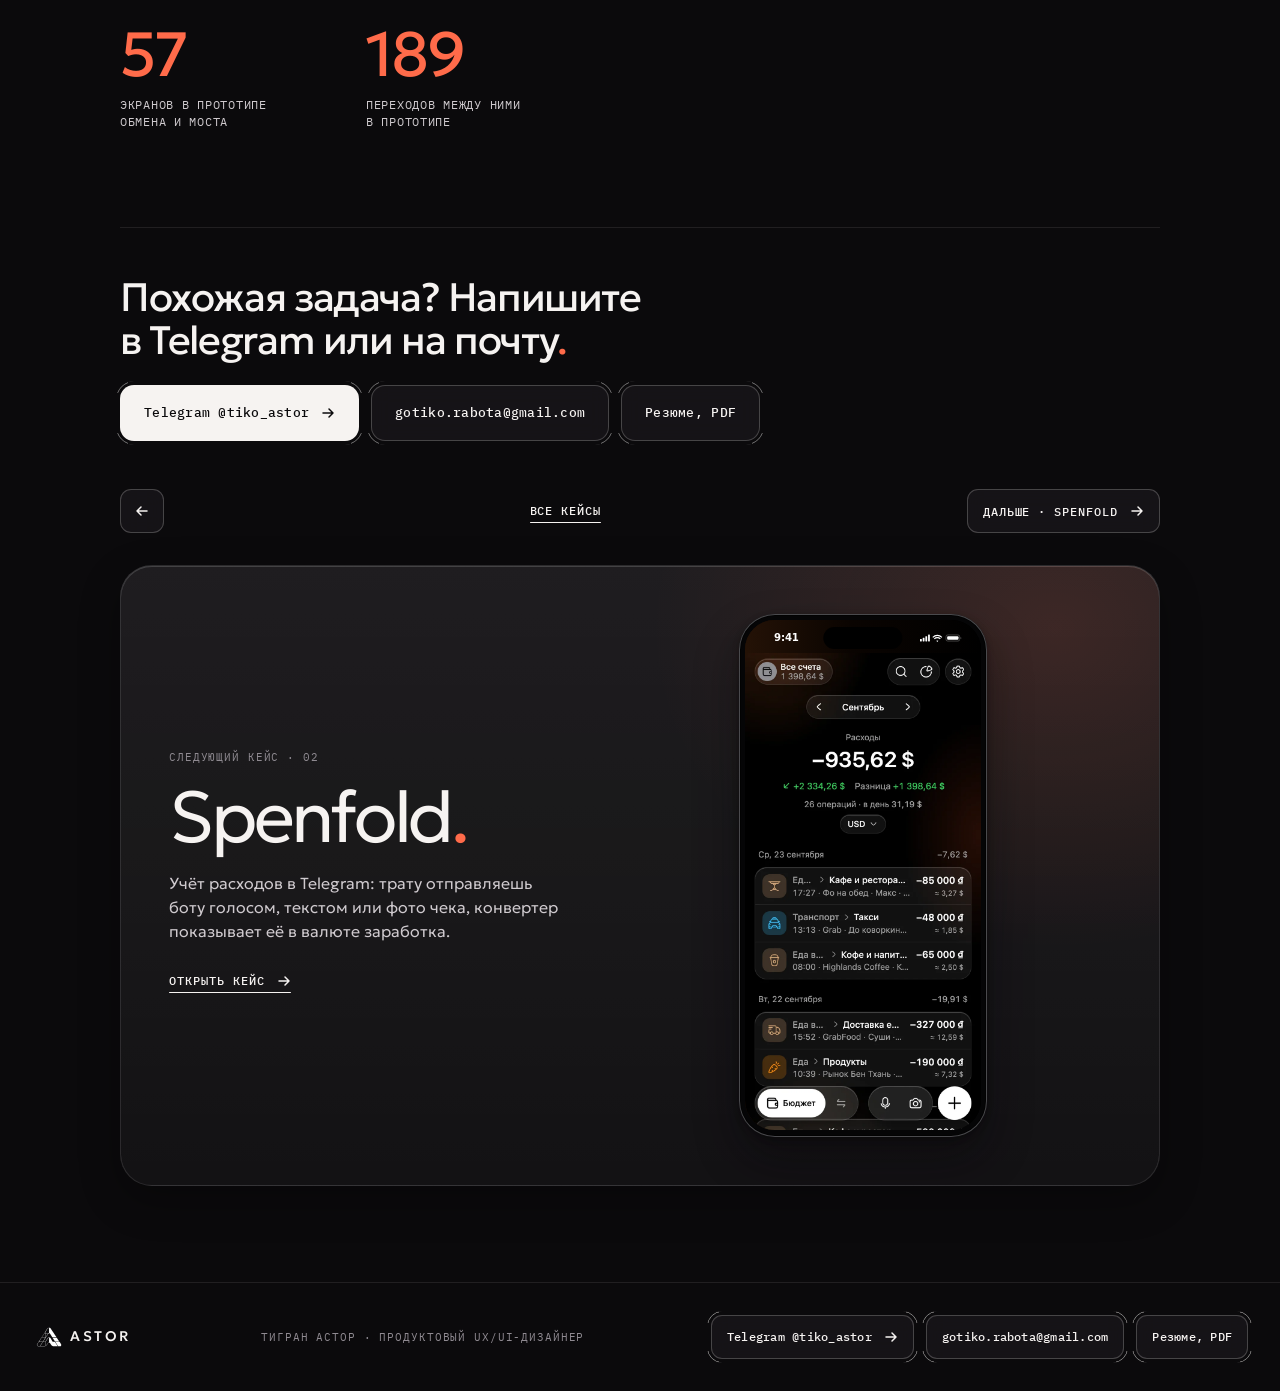
<file: portfolio/case-merro.html>
<!doctype html>
<html lang="ru" class="no-js">
<head>
<meta charset="utf-8">
<meta name="viewport" content="width=device-width, initial-scale=1, viewport-fit=cover">
<title>Merro — мессенджер с криптокошельком · кейс Тиграна Астора</title>
<meta name="description" content="Мессенджер для азиатского рынка с криптокошельком и внутренней сетью: чаты, звонки, обмен, мост между сетями и криптоподарки.">
<meta name="robots" content="noindex">
<link rel="icon" href="img/concept-v8-case/astor-mark.svg" type="image/svg+xml">
<link rel="preconnect" href="https://fonts.googleapis.com">
<link rel="preconnect" href="https://fonts.gstatic.com" crossorigin>
<link rel="stylesheet" href="https://fonts.googleapis.com/css2?family=Geologica:wght@300;400;500&family=IBM+Plex+Mono:wght@400;500&display=swap">
<link rel="stylesheet" href="css/concept-v9-case.css?v=11">
<script>document.documentElement.classList.remove("no-js");document.documentElement.classList.add("js");
</script>
</head>
<body>

<header class="bar">
  <a class="bar__logo" href="index.html" aria-label="Тигран Астор, на главную"><img src="img/concept-v8-case/astor-mark.svg" alt="" width="26" height="22"><span>ASTOR</span></a>
  <a class="btn btn--primary btn--nav bar__cta" href="https://t.me/tiko_astor" target="_blank" rel="noopener">Написать</a>
</header>

<main class="case case--merro" id="top" style="--sf-brand:#4c94f7;--sf-amber:#9cc6ff;--sf-page:#0b0c0e;--sf-surface:#17181c;--sf-raised:#222329;--band:#0e1523">
  <header class="hero">
    <div class="c-in hero__head"><p class="hero__k mono">Кейс 01</p><h1 class="hero__h">Merro<b class="dot">.</b></h1><p class="hero__lead">Мессенджер для&nbsp;азиатского рынка с&nbsp;криптокошельком и&nbsp;внутренней сетью: чаты, звонки, обмен, мост между сетями и&nbsp;криптоподарки.</p><div class="hero__notes"><p class="hero__note">Проект под&nbsp;NDA: название, цвета, тексты и&nbsp;часть данных в&nbsp;кейсе изменены. Логика и&nbsp;структура настоящие.</p></div></div>
    <div class="band band--hero"><div class=hero__stage><div class="hs hs--fan"><div class="lay hs__c hs__c--ph" style="--i:0"><span class="iph" role="img" aria-label="Кошелёк: баланс, кнопки действий, активы и нижняя панель"><span class="iph__s"><img src="img/cases/merro-v5/02-wallet-home.webp" alt="" width="750" height="1624" loading="lazy" decoding="async"></span></span></div><div class="lay hs__c hs__c--ph hs__c--main" style="--i:1"><span class="iph" role="img" aria-label="Чат с криптоподарком"><span class="iph__s"><img src="img/cases/merro-v4/05-chat-with-gift.png" alt="" width="750" height="1624" loading="lazy" decoding="async"></span></span></div><div class="lay hs__c hs__c--ph" style="--i:2"><span class="iph" role="img" aria-label="Мост: перевод в процессе, три шага"><span class="iph__s"><img src="img/cases/merro-v4/15-bridge-progress.png" alt="" width="750" height="1684" loading="lazy" decoding="async"></span></span></div></div></div></div>
    <div class="c-in hero__sum"><div class="hero__out"><p class="mono hero__out-k">Итог</p><p class="hero__out-t">Обмен и&nbsp;мост собраны в&nbsp;прототип на&nbsp;57&nbsp;экранов и&nbsp;189&nbsp;переходов. Приложение в&nbsp;разработке. Ответа заказчика ждут 17&nbsp;экранов второго способа доставки сообщений.</p></div><ul class="hero__facts" aria-label="Факты"><li><b>12&nbsp;→ 3</b><span class="mono">технических статусов перевода с&nbsp;сервера стали тремя шагами для&nbsp;человека</span></li><li><b>41&nbsp;600+</b><span class="mono">экземпляров компонентов в&nbsp;макетах обновляет одна правка в&nbsp;UI-ките</span></li></ul><dl class="hero__pass" aria-label="Паспорт проекта"><div><dt class="mono">Роль</dt><dd>пришёл на&nbsp;ранней стадии и&nbsp;сделал большую часть интерфейса сам: UX/UI и&nbsp;дизайн-система.</dd></div><div><dt class="mono">Команда</dt><dd>код пишет команда заказчика.</dd></div><div><dt class="mono">Платформа</dt><dd>iOS и&nbsp;Android, тёмная и&nbsp;светлая темы.</dd></div><div><dt class="mono">Сроки</dt><dd>конец 2025&nbsp;— н. в.</dd></div><div><dt class="mono">Статус</dt><dd>приложение в&nbsp;разработке.</dd></div></dl><p class="hero__nums"><span class="mono">Цифры</span><span>Метрик пока нет: приложение в&nbsp;разработке, данные закрыты NDA. Поэтому показываю решения и&nbsp;то, что&nbsp;уже собрано.</span></p></div>
  </header>

    <section class="chap" id="ch-1" data-chap="0" aria-labelledby="h-1">
      <div class="c-in"><h2 class="c-h2" id="h-1"><span class="mono">01</span><span class="c-h2__t">Коротко</span></h2></div>
      <div class="c-in"><dl class="brief"><div><dt class="mono">Ситуация</dt><dd>Я&nbsp;пришёл на&nbsp;ранней стадии. Регистрация, часть кошелька и&nbsp;подарки уже были нарисованы, экраны собирали руками. Бэкенд был написан раньше дизайна.</dd></div><div><dt class="mono">Задача</dt><dd>Полный редизайн продукта и&nbsp;UI-кит, который правится из&nbsp;одного места. Решения нужно было подстроить под&nbsp;возможности готового сервера.</dd></div><div><dt class="mono">Что&nbsp;сделал</dt><dd>Сделал полный редизайн и&nbsp;собрал UI-кит заново. Спроектировал регистрацию и&nbsp;восстановление доступа, кошелёк с&nbsp;подтверждениями и&nbsp;комиссиями, обмен, мост между сетями и&nbsp;подарки.</dd></div></dl></div><div class="band"><figure class="board board--set"><div class="set__g"><div class="lay set__c set__c--ph" style="--i:0"><span class="iph" role="img" aria-label="Отправка криптоподарка"><span class="iph__s"><img src="img/cases/merro-v4/04-gift-send.png" alt="" width="750" height="1624" loading="lazy" decoding="async"></span></span></div><div class="lay set__c set__c--ph" style="--i:1"><span class="iph" role="img" aria-label="Открытие криптоподарка"><span class="iph__s"><img src="img/cases/merro-v4/06-gift-open.png" alt="" width="750" height="1624" loading="lazy" decoding="async"></span></span></div><div class="lay set__c set__c--ph" style="--i:2"><span class="iph" role="img" aria-label="История подарков"><span class="iph__s"><img src="img/cases/merro-v4/07-gift-history.png" alt="" width="750" height="1624" loading="lazy" decoding="async"></span></span></div></div><figcaption class="set__cap mono">Криптоподарки: отправка · открытие · история</figcaption></figure></div><div class="band"><figure class="board board--set set--long"><div class="set__g"><div class="lay set__c set__c--ph" style="--i:0"><span class="iph iph--long" role="img" aria-label="Профиль контакта целиком: действия, кошелёк, общие медиа"><span class="iph__s"><span class="iph__scr iph__scr--native" data-long><img class="iph__long" src="img/cases/merro-v4/08-contact-profile.png" alt="" width="750" height="2220" loading="lazy" decoding="async"></span></span></span></div><div class="lay set__c set__c--ph" style="--i:1"><span class="iph" role="img" aria-label="Подтверждение перевода с комиссией сети"><span class="iph__s"><img src="img/cases/merro-v4/03-send-confirm-fee.png" alt="" width="750" height="1624" loading="lazy" decoding="async"></span></span></div><div class="lay set__c set__c--ph" style="--i:2"><span class="iph" role="img" aria-label="Групповой звонок"><span class="iph__s"><img src="img/cases/merro-v4/09-group-call.png" alt="" width="750" height="1624" loading="lazy" decoding="async"></span></span></div></div><figcaption class="set__cap mono">Профиль контакта · подтверждение перевода · групповой звонок</figcaption></figure></div>
    </section>
    <section class="chap" id="ch-2" data-chap="1" aria-labelledby="h-2">
      <div class="c-in"><h2 class="c-h2" id="h-2"><span class="mono">02</span><span class="c-h2__t">Ключевые решения</span></h2></div>
      <article class="dec"><div class="c-in"><p class="dec__n mono" aria-hidden="true">1&#8201;/&#8201;3</p><h3 class="dec__h">Обмен и&nbsp;мост стали двумя разделами вместо одной формы с&nbsp;вкладками.</h3><dl class="dm__dl"><div><dt>Мешало</dt><dd>Обмен и&nbsp;мост жили в&nbsp;одной форме «токен&nbsp;→ токен» и&nbsp;переключались мелкими вкладками. Заказчик назвал это&nbsp;своей болью и&nbsp;попросил развести два сценария.</dd></div><div><dt>Решил</dt><dd>У&nbsp;обмена и&nbsp;моста теперь свои разделы, меню, история и&nbsp;вопросы. Мост встал в&nbsp;ряд кошелька на&nbsp;место кнопки «Ещё». На&nbsp;страницах ETH и&nbsp;TRX его нет: эти токены он&nbsp;не&nbsp;переносит. Сеть выбирается вместе с&nbsp;токеном в&nbsp;строке суммы, поэтому отдельный блок «Откуда&nbsp;— куда» я&nbsp;убрал: он&nbsp;повторял этот выбор.</dd></div><div><dt>Отверг</dt><dd>Одну форму с&nbsp;вкладками. Я&nbsp;собрал оба варианта рядом, и&nbsp;в&nbsp;общей форме оставалась проблема, с&nbsp;которой пришёл заказчик.</dd></div></dl></div><div class="band"><figure class="board board--screens"><div class="row row--2"><figure class="cell"><div class="zoom " role="img" aria-label="Раздел «Мост»: сеть выбирается вместе с токеном в строке суммы, ниже кошелёк, четверть суммы на монету сети, комиссия и кнопка перевода" style="width:min(100%,248px)"><img src="img/cases/merro-v5/13-bridge.webp" alt="" width="248" height="697" loading="lazy" decoding="async"></div><figcaption><span class="mono">Мост</span>Сеть выбирается в&nbsp;строке суммы, комиссия видна до&nbsp;перевода</figcaption></figure><figure class="cell"><div class="zoom " role="img" aria-label="Мост в TRON: адрес кошелька назначения, маршрут, курс и комиссия" style="width:min(100%,248px)"><img src="img/cases/merro-v5/14-bridge-tron-address.webp" alt="" width="248" height="546" loading="lazy" decoding="async"></div><figcaption><span class="mono">Мост в&nbsp;TRON</span>Адрес кошелька назначения и&nbsp;минимум к&nbsp;получению</figcaption></figure></div></figure></div></article><article class="dec"><div class="c-in"><p class="dec__n mono" aria-hidden="true">2&#8201;/&#8201;3</p><h3 class="dec__h">12&nbsp;технических статусов сервера в&nbsp;шторке перевода стали тремя шагами.</h3><dl class="dm__dl"><div><dt>Мешало</dt><dd>Сервер моста отдаёт 12&nbsp;технических статусов: Pending, Risk check, Bridge processing, Refunded и&nbsp;другие. По&nbsp;ним человек не&nbsp;понимает, где сейчас его деньги.</dd></div><div><dt>Решил</dt><dd>В&nbsp;шторке перевода три шага: ушло, мост обрабатывает, пришло. Пройденный шаг отмечен галочкой, текущий кольцом. Полный список открывается в&nbsp;той же&nbsp;шторке. Внизу вместо «Отправить в&nbsp;чат» стоит «Открыть в&nbsp;обозревателе»: в&nbsp;мосте человек переводит деньги сам себе, а&nbsp;проверить их&nbsp;можно в&nbsp;сети.</dd></div></dl></div><div class="band"><figure class="board board--screens"><div class="cols cols--plain"><div class="s12__list"><p class="lane ">12 технических статусов сервера</p><ul><li>Pending</li><li>Submitted</li><li>Risk check</li><li>Source confirming</li><li>Bridge processing</li><li>Destination confirming</li><li>Manual review</li><li>Completed</li><li>Refunded</li><li>Expired</li><li>Rejected</li><li>Refunding</li></ul></div><figure class="cell"><div class="zoom " role="img" aria-label="Шторка перевода: −620 USDT, +463,56 USDT, три шага Submitted, Bridge processing, Completed, кнопка Open In Explorer" style="width:min(100%,248px)"><img src="img/cases/merro-v5/15-bridge-progress.webp" alt="" width="248" height="557" loading="lazy" decoding="async"></div><figcaption><span class="mono">Шторка перевода</span>Три шага, полный список по&nbsp;All&nbsp;Steps, внизу «Открыть в&nbsp;обозревателе»</figcaption></figure></div></figure></div></article><article class="dec"><div class="c-in"><p class="dec__n mono" aria-hidden="true">3&#8201;/&#8201;3</p><h3 class="dec__h">UI-кит собран из&nbsp;компонентов: одна правка меняет больше 41&nbsp;600&nbsp;экземпляров на&nbsp;экранах.</h3><dl class="dm__dl"><div><dt>Мешало</dt><dd>Одинаковые строки и&nbsp;кнопки были нарисованы отдельно на&nbsp;каждом экране. Сменить стиль значило править каждый экран руками, а&nbsp;большая часть экранов уже ушла в&nbsp;разработку.</dd></div><div><dt>Решил</dt><dd>Компонент заводится, если блок повторяется. Кит собран до&nbsp;атома: значок, подложка под&nbsp;значком, строка меню, меню. Пересобирал его под&nbsp;живыми экранами: копия, новая сборка, подмена. Figma сохраняет настройки экземпляров, если имена свойств и&nbsp;слоёв прежние. Правка мастер-компонента меняет больше 41&nbsp;600&nbsp;экземпляров.</dd></div></dl></div><div class="band"><figure class="board board--screens"><div class="cols cols--plain"><figure class="cell"><span class="iph" role="img" aria-label="Экран «Шифрование сообщений»: статус, строки меню «Посмотреть ключ восстановления» и «Потеряли ключ?»"><span class="iph__s"><img src="img/cases/merro-v5/12-chat-backup.webp" alt="" width="750" height="1624" loading="lazy" decoding="async"></span></span><figcaption><span class="mono">Шифрование сообщений</span>Строки меню из&nbsp;кита</figcaption></figure><div><div class="zooms zooms--1"><figure class="cap"><div class="zoom " role="img" aria-label="Ряд действий кошелька: Send, Receive, Swap, History, More" style="width:min(100%,359px)"><img src="img/cases/merro-v5/wallet-actions.webp" alt="" width="359" height="107" loading="lazy" decoding="async"></div><figcaption><span class="mono">Кошелёк</span>Круглая подложка под&nbsp;значком в&nbsp;ряду действий</figcaption></figure><figure class="cap"><div class="zoom " role="img" aria-label="Ряд действий профиля: Call, Video, Mute, Search, More" style="width:min(100%,359px)"><img src="img/cases/merro-v5/profile-actions.webp" alt="" width="359" height="85" loading="lazy" decoding="async"></div><figcaption><span class="mono">Профиль</span>Тот&nbsp;же ряд в&nbsp;профиле контакта, подложка&nbsp;— скруглённый квадрат</figcaption></figure></div></div></div></figure></div></article>
    </section>
    <section class="chap" id="ch-3" data-chap="2" aria-labelledby="h-3">
      <div class="c-in"><h2 class="c-h2" id="h-3"><span class="mono">03</span><span class="c-h2__t">Итог</span></h2></div>
      <div class="c-in res"><figure class="board board--facts board--glow"><div class="plate" aria-hidden="true"></div><ul class="bento"><li class="bento__acc"><b class="num" data-count="57">57</b><span>экранов в&nbsp;прототипе обмена и&nbsp;моста</span></li><li class="bento__acc"><b class="num" data-count="189">189</b><span>переходов между&nbsp;ними в&nbsp;прототипе</span></li></ul></figure></div>
    </section>

  <div class="c-in end" data-end>
    <section class="ask" aria-labelledby="ask-h"><h2 class="ask__h" id="ask-h">Похожая задача? Напишите в&nbsp;Telegram или на&nbsp;почту<b class="dot">.</b></h2><div class="ask__btns"><a class="btn btn--primary btn--lg" href="https://t.me/tiko_astor" target="_blank" rel="noopener" data-arrow="right">Telegram @tiko_astor</a><a class="btn btn--lg" href="mailto:gotiko.rabota@gmail.com">gotiko.rabota@gmail.com</a><a class="btn btn--lg" href="Tigran-Astor-CV.pdf" target="_blank" rel="noopener">Резюме, PDF</a></div></section>
    <nav class="cnav" aria-label="Переход между кейсами"><a class="btn btn--icon btn--nav cnav__prev" href="case-technodar.html" rel="prev" aria-label="Предыдущий кейс: Технодар" title="Технодар" data-arrow="left"></a><a class="tlink cnav__all" href="index.html#cases" data-arrow="">Все кейсы</a><a class="btn btn--nav cnav__next" href="case-spenfold.html" rel="next" aria-label="Следующий кейс: Spenfold" data-arrow="right">Дальше<span class="cnav__nm">&nbsp;· Spenfold</span></a></nav>
    <a class="next" href="case-spenfold.html" aria-label="Следующий кейс: Spenfold" data-tlink-host><span class="next__txt"><span class="next__k mono">Следующий кейс · 02</span><span class="next__name">Spenfold<b class="dot">.</b></span><span class="next__lead">Учёт расходов в&nbsp;Telegram: трату отправляешь боту голосом, текстом или&nbsp;фото чека, конвертер показывает её&nbsp;в&nbsp;валюте заработка.</span><span class="tlink next__go">Открыть кейс</span></span><span class="next__media next__media--phone"><span class="iph iph--sb" role="img" aria-label="Spenfold" style="--sb:linear-gradient(90deg,#241206,#0a0401 45%,#000)"><span class="iph__s"><img src="img/concept-v8/spenfold-m-home.webp" alt="" width="786" height="1596" loading="lazy" decoding="async"></span></span></span></a>
  </div>
</main>

<nav class="dock" aria-label="Главы кейса" data-dock><div class="dock__ch"><a class="dk" href="#ch-1" data-dk="0" aria-label="01 Коротко"><i>01</i><span>Коротко</span></a><a class="dk" href="#ch-2" data-dk="1" aria-label="02 Решения"><i>02</i><span>Решения</span></a><a class="dk" href="#ch-3" data-dk="2" aria-label="03 Итог"><i>03</i><span>Итог</span></a></div></nav>

<footer class="foot">
  <a class="bar__logo" href="index.html" aria-label="Тигран Астор, на главную"><img src="img/concept-v8-case/astor-mark.svg" alt="" width="26" height="22"><span>ASTOR</span></a>
  <span class="mono">Тигран Астор · продуктовый UX/UI-дизайнер</span>
  <div class="foot__links">
    <a class="btn btn--sm btn--plain foot__link" href="https://t.me/tiko_astor" target="_blank" rel="noopener" data-arrow="right">Telegram @tiko_astor</a>
    <a class="btn btn--sm btn--plain foot__link" href="mailto:gotiko.rabota@gmail.com">gotiko.rabota@gmail.com</a>
    <a class="btn btn--sm btn--plain foot__link" href="Tigran-Astor-CV.pdf" target="_blank" rel="noopener">Резюме, PDF</a>
  </div>
</footer>

<script src="js/concept-v9-case.js?v=11" defer></script>
</body>
</html>
</file>
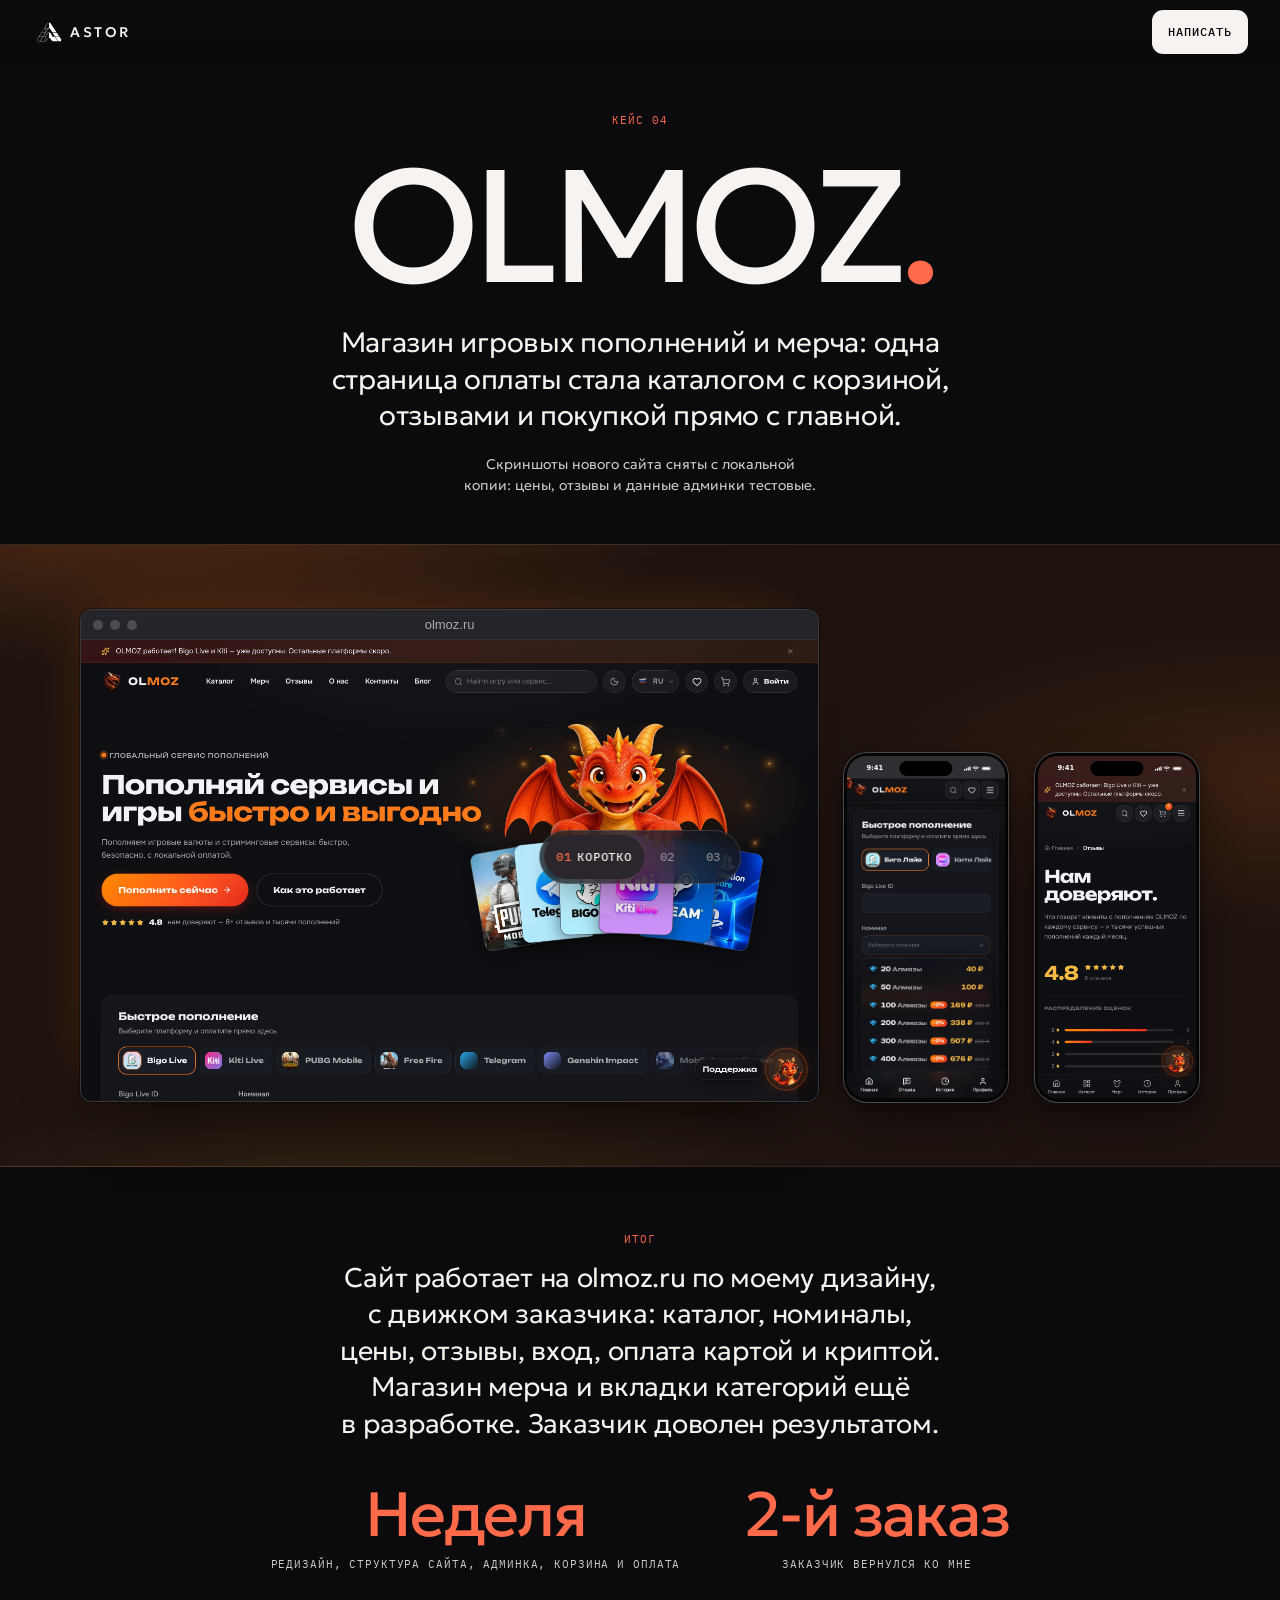
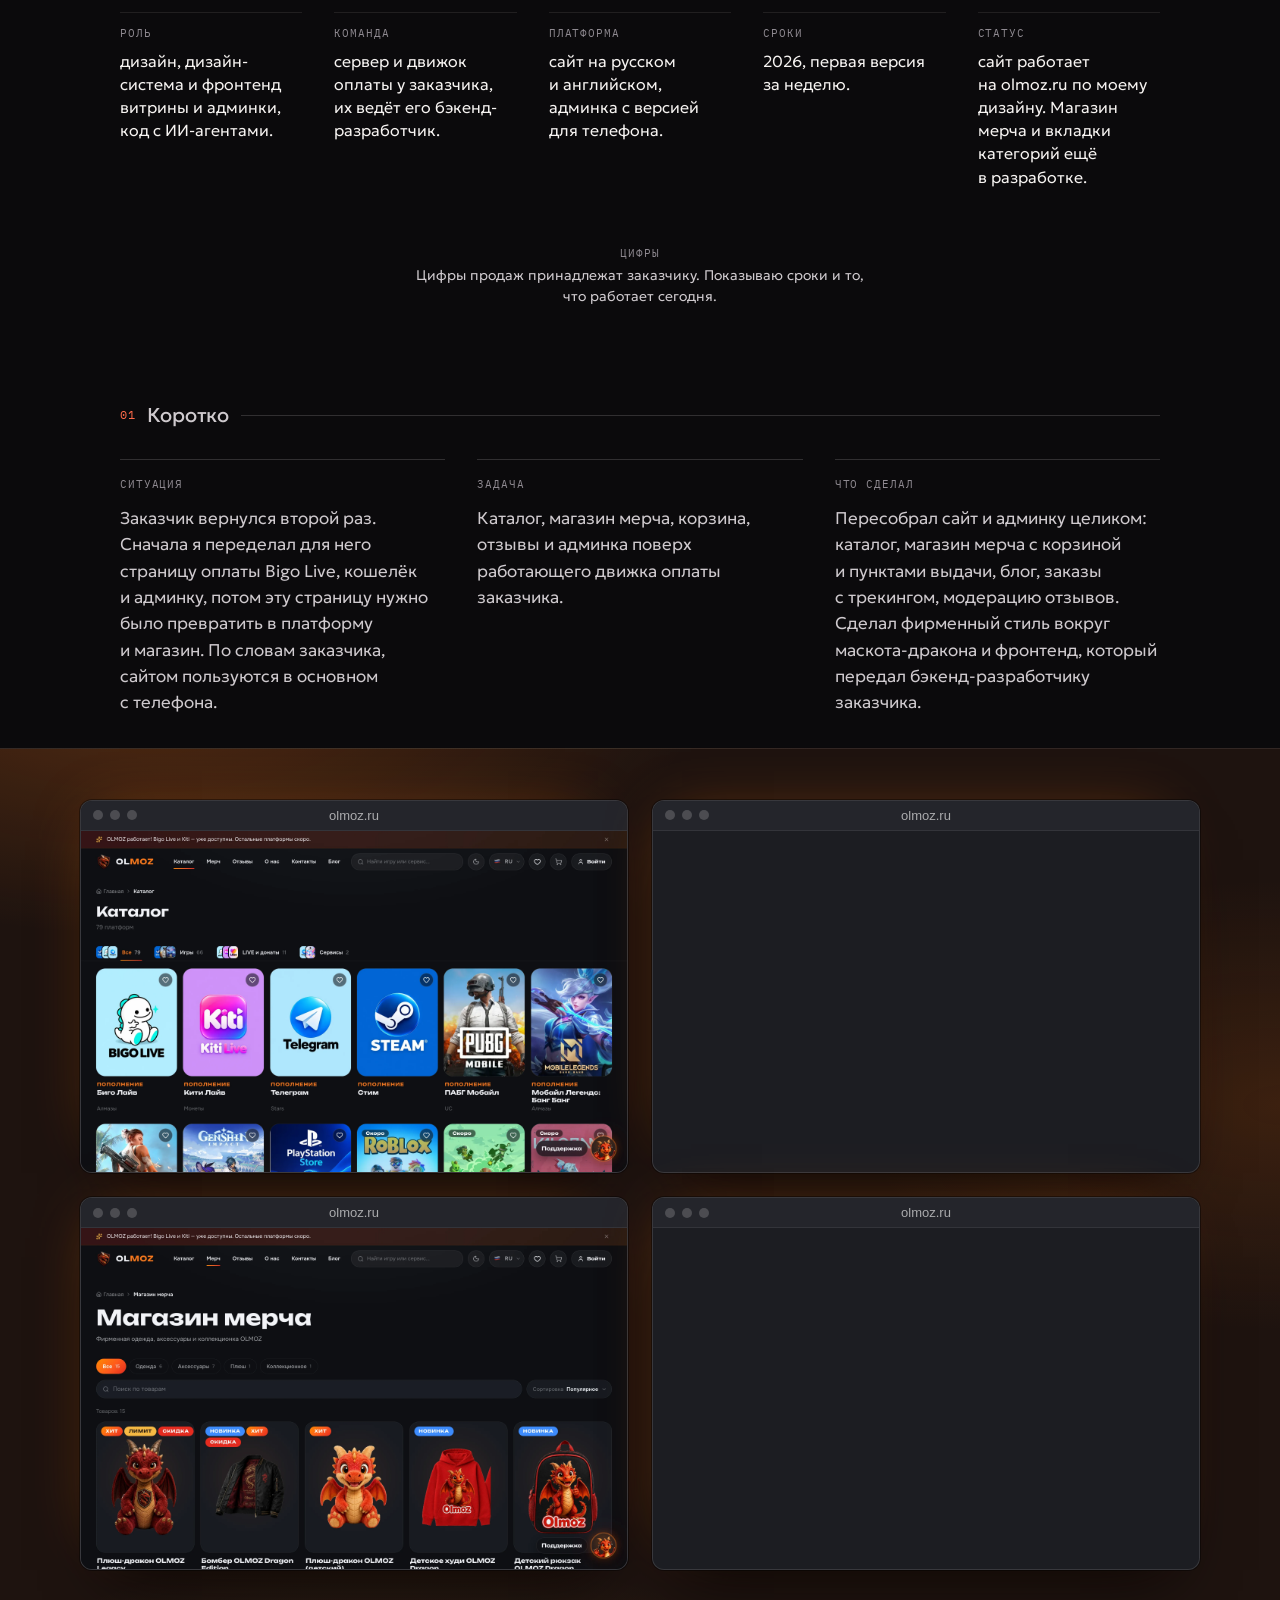
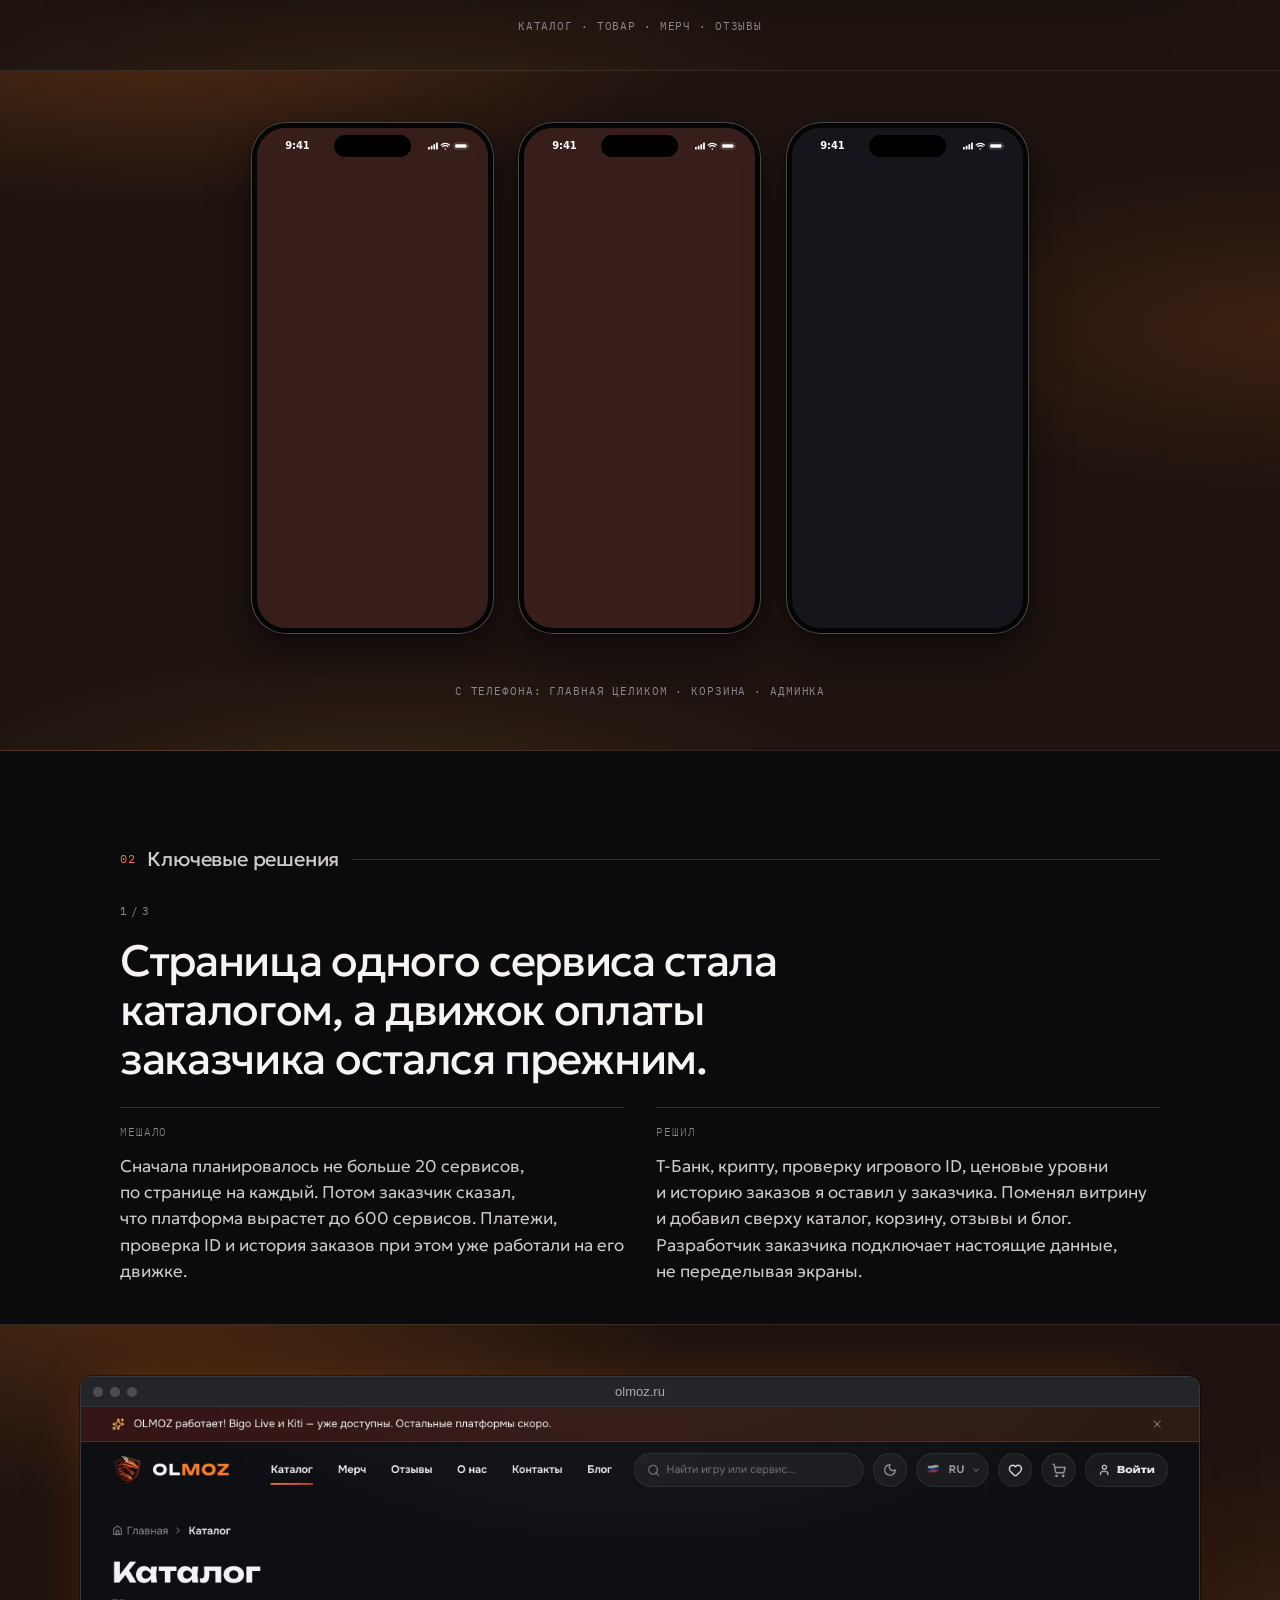
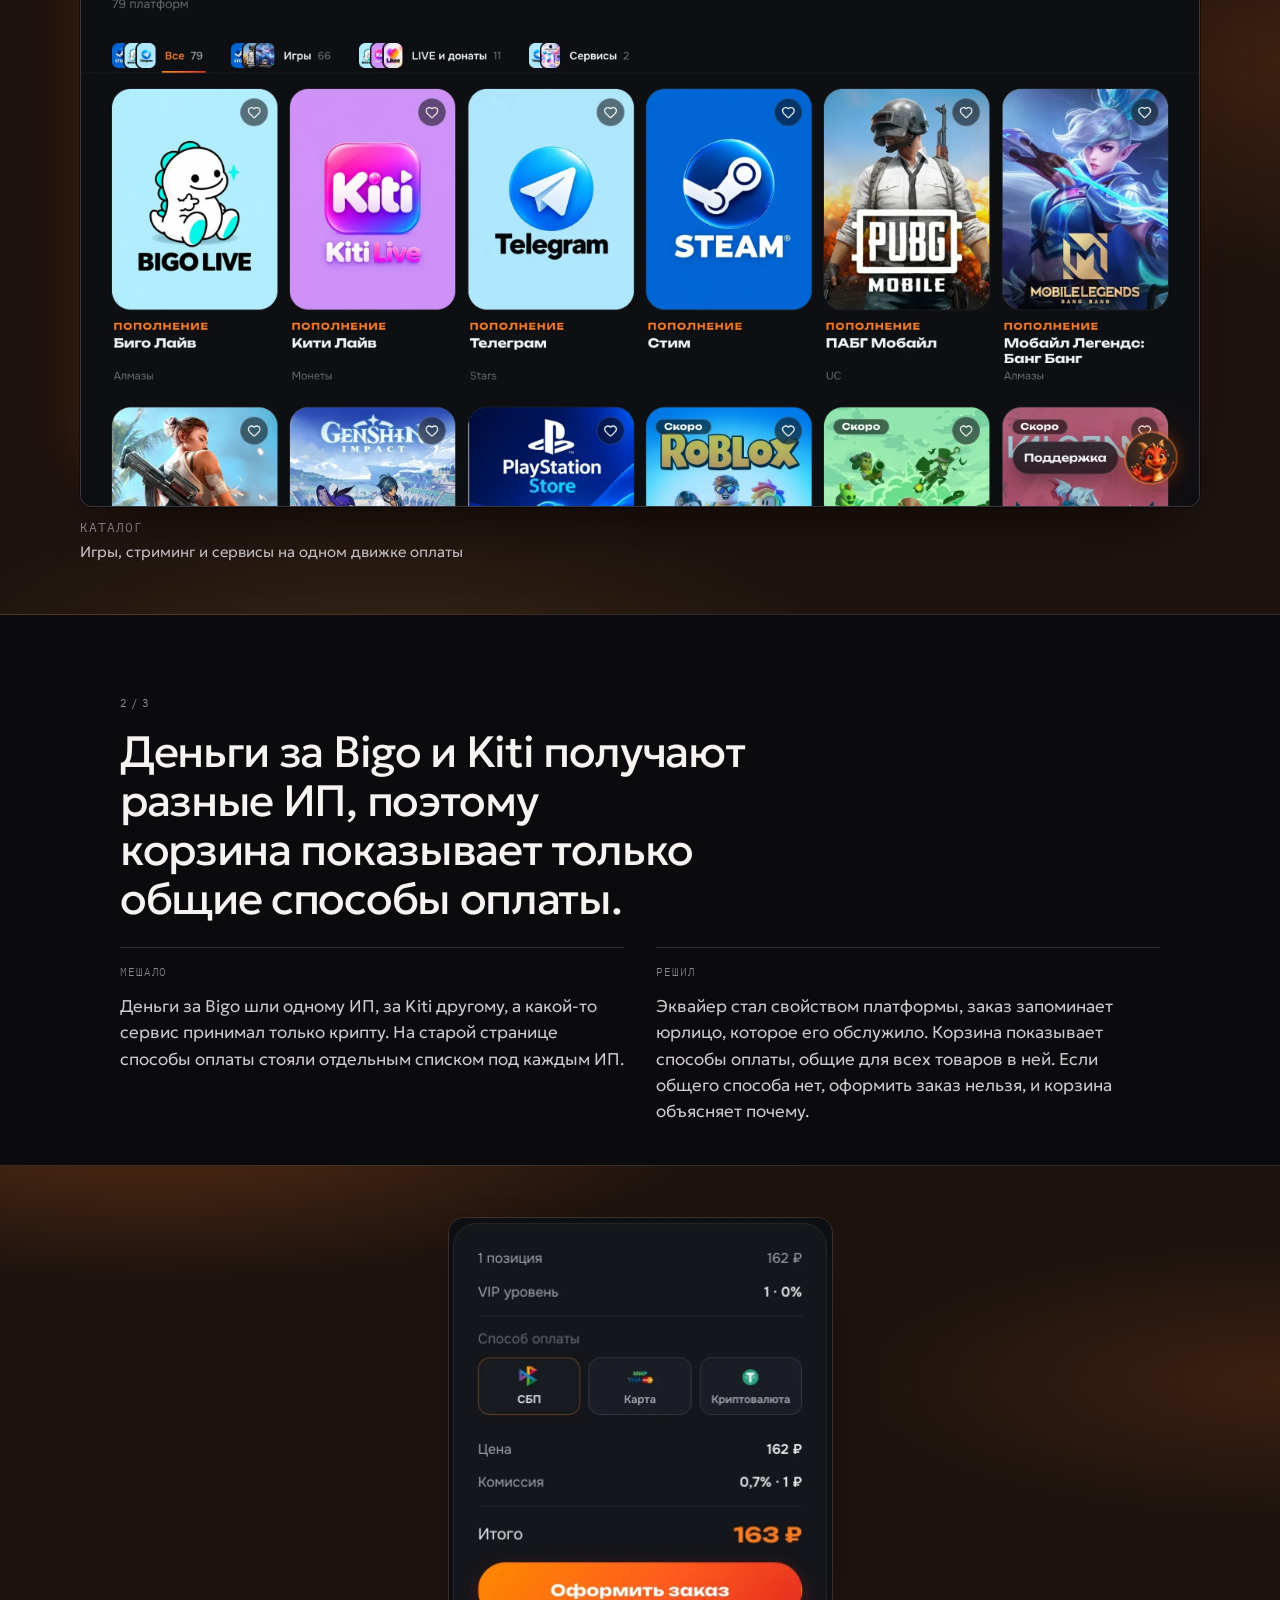
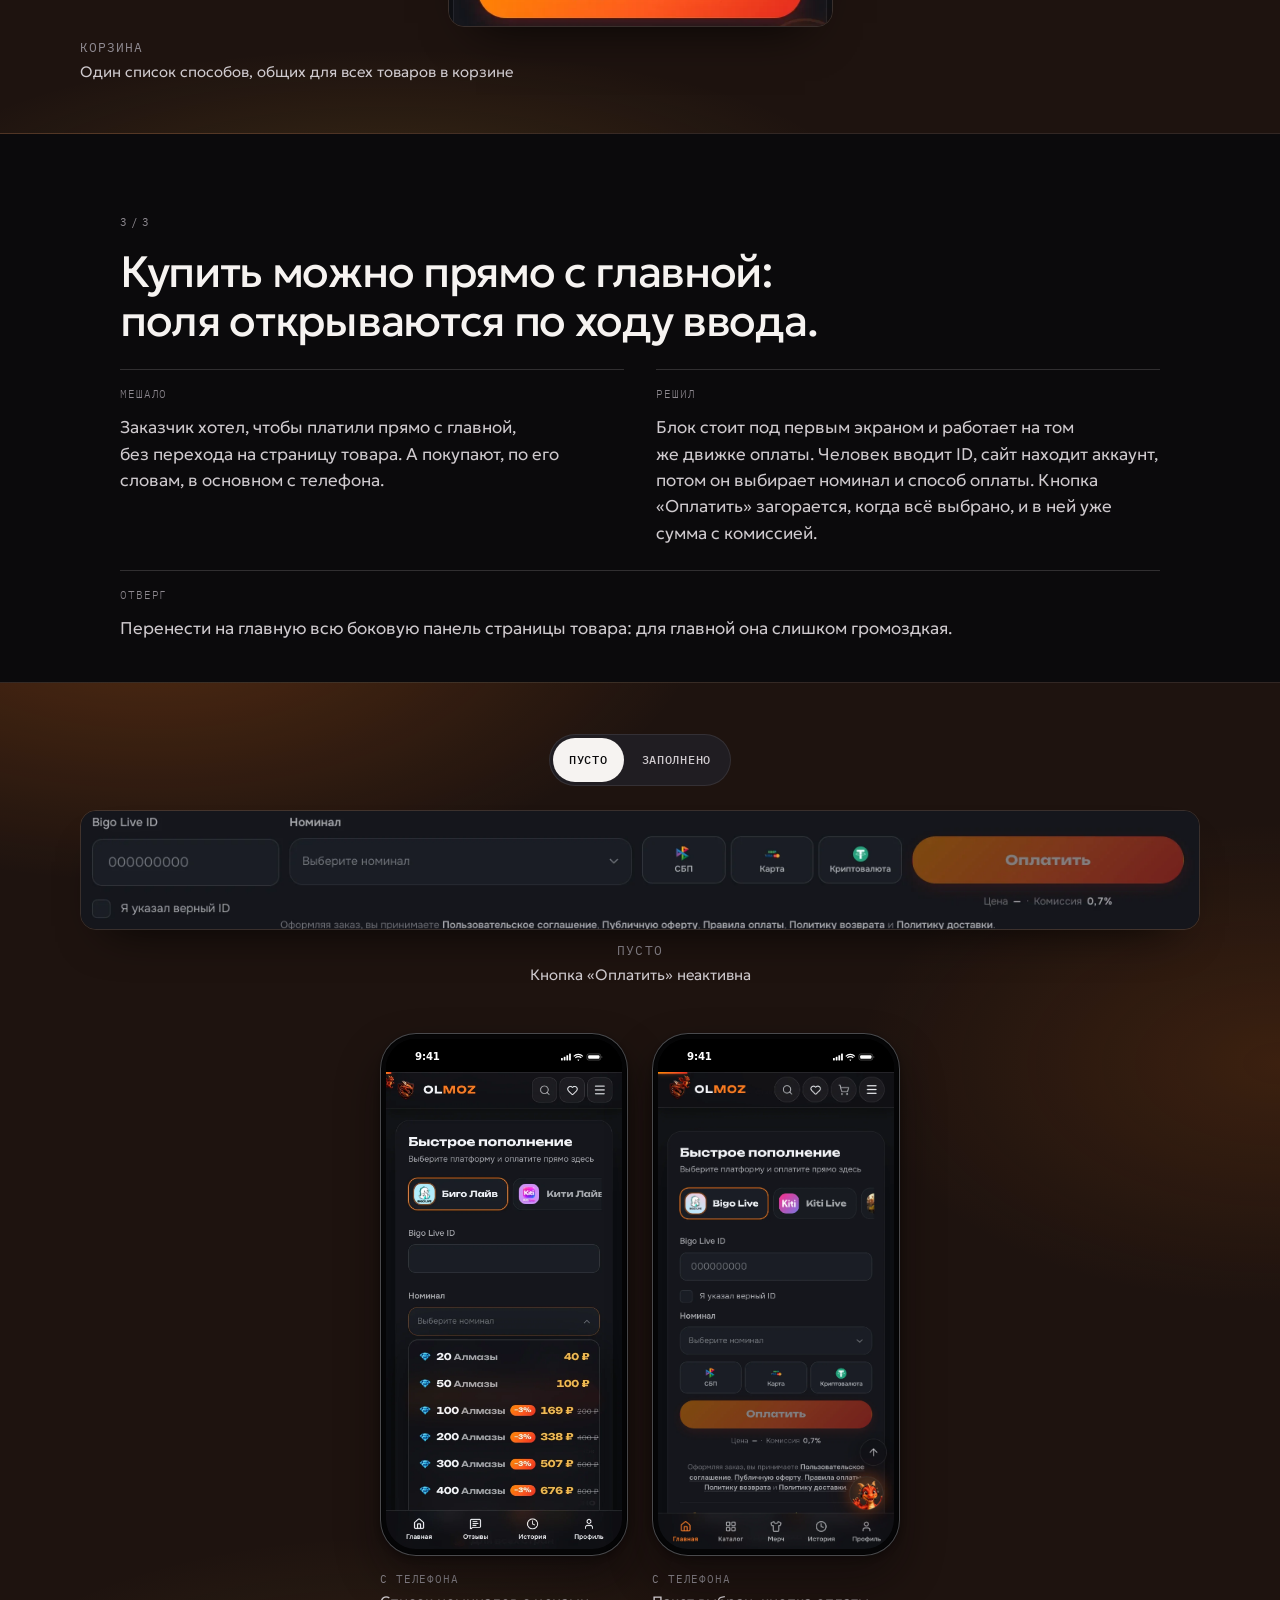
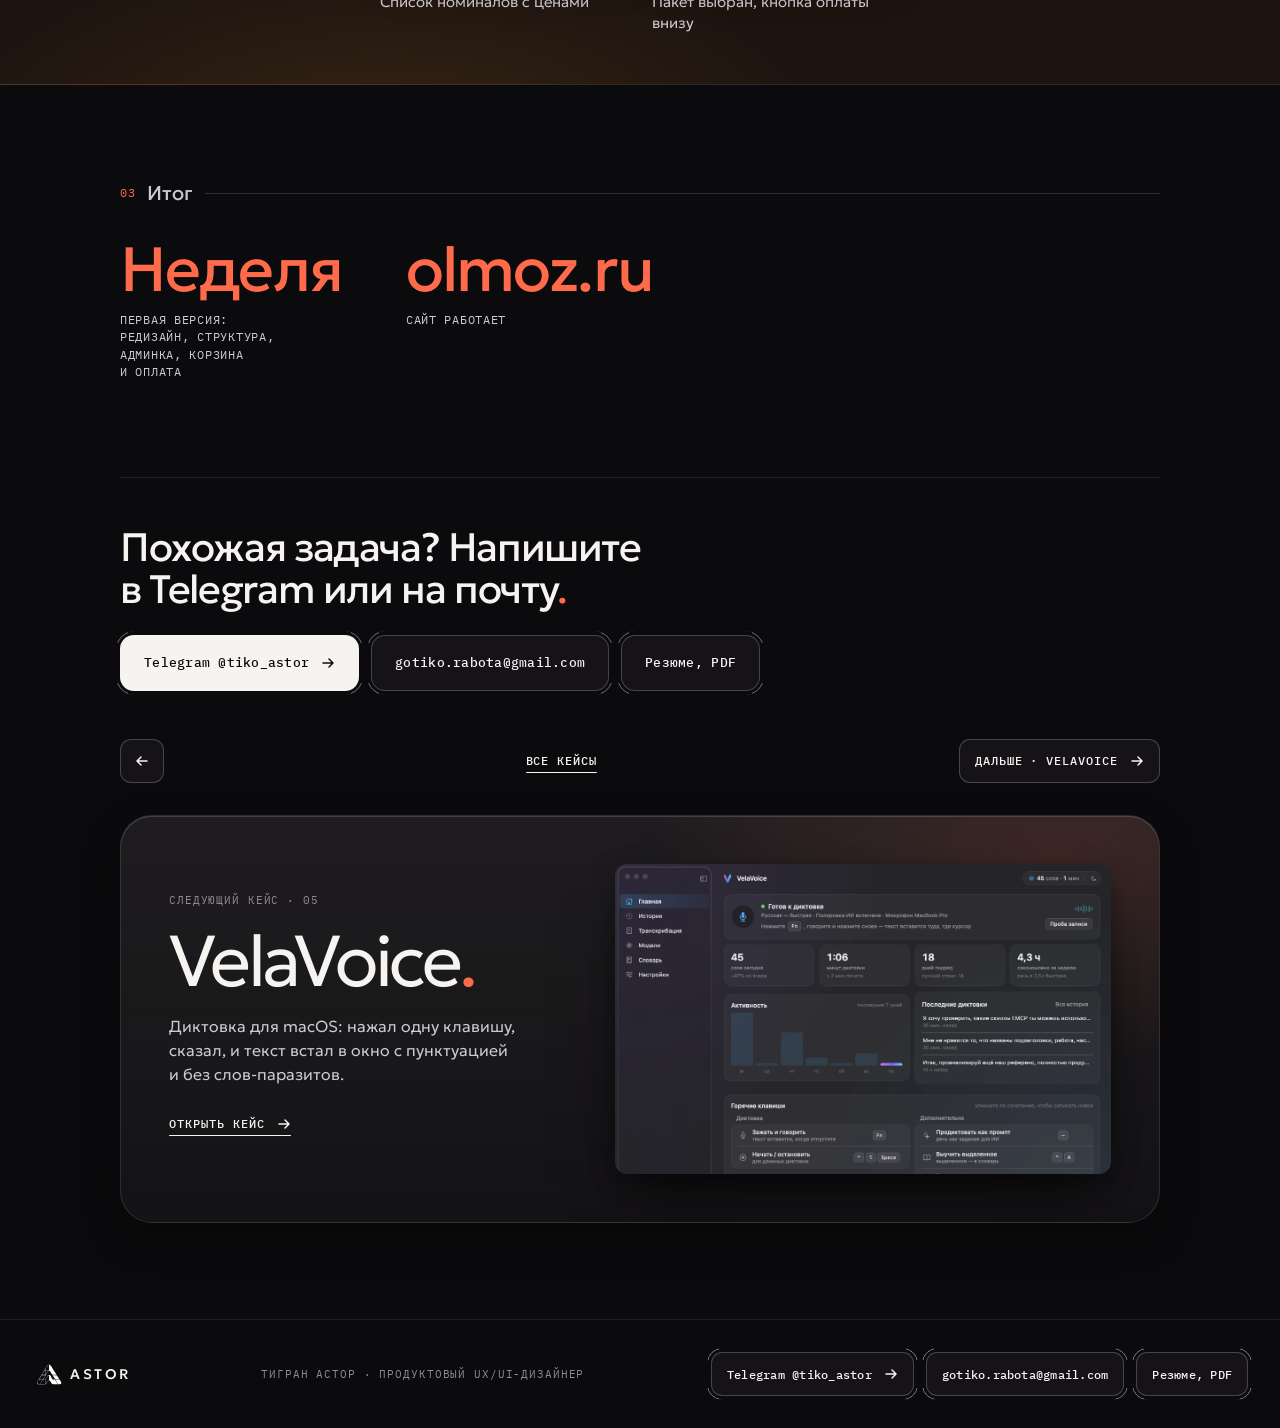
<file: portfolio/case-olmoz.html>
<!doctype html>
<html lang="ru" class="no-js">
<head>
<meta charset="utf-8">
<meta name="viewport" content="width=device-width, initial-scale=1, viewport-fit=cover">
<title>OLMOZ — магазин игровых пополнений · кейс Тиграна Астора</title>
<meta name="description" content="Магазин игровых пополнений и мерча: одна страница оплаты стала каталогом с корзиной, отзывами и покупкой прямо с главной.">
<meta name="robots" content="noindex">
<link rel="icon" href="img/concept-v8-case/astor-mark.svg" type="image/svg+xml">
<link rel="preconnect" href="https://fonts.googleapis.com">
<link rel="preconnect" href="https://fonts.gstatic.com" crossorigin>
<link rel="stylesheet" href="https://fonts.googleapis.com/css2?family=Geologica:wght@300;400;500&family=IBM+Plex+Mono:wght@400;500&display=swap">
<link rel="stylesheet" href="css/concept-v9-case.css?v=11">
<script>document.documentElement.classList.remove("no-js");document.documentElement.classList.add("js");
</script>
</head>
<body>

<header class="bar">
  <a class="bar__logo" href="index.html" aria-label="Тигран Астор, на главную"><img src="img/concept-v8-case/astor-mark.svg" alt="" width="26" height="22"><span>ASTOR</span></a>
  <a class="btn btn--primary btn--nav bar__cta" href="https://t.me/tiko_astor" target="_blank" rel="noopener">Написать</a>
</header>

<main class="case case--olmoz" id="top" style="--sf-brand:#ff7a1a;--sf-amber:#f5b942;--sf-page:#0e0f13;--sf-surface:#181b22;--sf-raised:#1a1d25;--band:#1e130f">
  <header class="hero">
    <div class="c-in hero__head"><p class="hero__k mono">Кейс 04</p><h1 class="hero__h">OLMOZ<b class="dot">.</b></h1><p class="hero__lead">Магазин игровых пополнений и&nbsp;мерча: одна страница оплаты стала каталогом с&nbsp;корзиной, отзывами и&nbsp;покупкой прямо с&nbsp;главной.</p><div class="hero__notes"><p class="dg-note">Скриншоты нового сайта сняты с&nbsp;локальной копии: цены, отзывы и&nbsp;данные админки тестовые.</p></div></div>
    <div class="band band--hero"><div class=hero__stage><div class="hs hs--desk"><div class="lay hs__c hs__c--win hs__c--main" style="--i:0"><div class="win " role="img" aria-label="Главная OLMOZ: первый экран с драконом и веером карточек платформ"><div class="win__bar"><i></i><i></i><i></i><span class="win__t">olmoz.ru</span></div><img class="win__img" src="img/concept-v8-case/olmoz/d-home.webp" alt="" width="2880" height="1800" loading="lazy" decoding="async"></div></div><div class="lay hs__c hs__c--ph" style="--i:1"><span class="iph iph--sb" role="img" aria-label="Быстрое пополнение на телефоне: открыт список номиналов с ценами" style="--sb:#2f2f34"><span class="iph__s"><img src="img/concept-v8-case/olmoz/m-quick-nominals.webp" alt="" width="786" height="1596" loading="lazy" decoding="async"></span></span></div><div class="lay hs__c hs__c--ph" style="--i:2"><span class="iph iph--sb" role="img" aria-label="Отзывы на телефоне: оценка 4,8 и распределение оценок" style="--sb:#371e1b"><span class="iph__s"><img src="img/concept-v8-case/olmoz/m-reviews.webp" alt="" width="1206" height="2460" loading="lazy" decoding="async"></span></span></div></div></div></div>
    <div class="c-in hero__sum"><div class="hero__out"><p class="mono hero__out-k">Итог</p><p class="hero__out-t">Сайт работает на&nbsp;olmoz.ru по&nbsp;моему дизайну, с&nbsp;движком заказчика: каталог, номиналы, цены, отзывы, вход, оплата картой и&nbsp;криптой. Магазин мерча и&nbsp;вкладки категорий ещё в&nbsp;разработке. Заказчик доволен результатом.</p></div><ul class="hero__facts" aria-label="Факты"><li><b>Неделя</b><span class="mono">редизайн, структура сайта, админка, корзина и&nbsp;оплата</span></li><li><b>2-й заказ</b><span class="mono">заказчик вернулся ко&nbsp;мне</span></li></ul><dl class="hero__pass" aria-label="Паспорт проекта"><div><dt class="mono">Роль</dt><dd>дизайн, дизайн-система и&nbsp;фронтенд витрины и&nbsp;админки, код с&nbsp;ИИ-агентами.</dd></div><div><dt class="mono">Команда</dt><dd>сервер и&nbsp;движок оплаты у&nbsp;заказчика, их&nbsp;ведёт его бэкенд-разработчик.</dd></div><div><dt class="mono">Платформа</dt><dd>сайт на&nbsp;русском и&nbsp;английском, админка с&nbsp;версией для&nbsp;телефона.</dd></div><div><dt class="mono">Сроки</dt><dd>2026, первая версия за&nbsp;неделю.</dd></div><div><dt class="mono">Статус</dt><dd>сайт работает на&nbsp;olmoz.ru по&nbsp;моему дизайну. Магазин мерча и&nbsp;вкладки категорий ещё в&nbsp;разработке.</dd></div></dl><p class="hero__nums"><span class="mono">Цифры</span><span>Цифры продаж принадлежат заказчику. Показываю сроки и&nbsp;то, что&nbsp;работает сегодня.</span></p></div>
  </header>

    <section class="chap" id="ch-1" data-chap="0" aria-labelledby="h-1">
      <div class="c-in"><h2 class="c-h2" id="h-1"><span class="mono">01</span><span class="c-h2__t">Коротко</span></h2></div>
      <div class="c-in"><dl class="brief"><div><dt class="mono">Ситуация</dt><dd>Заказчик вернулся второй раз. Сначала я&nbsp;переделал для&nbsp;него страницу оплаты Bigo Live, кошелёк и&nbsp;админку, потом эту страницу нужно было превратить в&nbsp;платформу и&nbsp;магазин. По&nbsp;словам заказчика, сайтом пользуются в&nbsp;основном с&nbsp;телефона.</dd></div><div><dt class="mono">Задача</dt><dd>Каталог, магазин мерча, корзина, отзывы и&nbsp;админка поверх работающего движка оплаты заказчика.</dd></div><div><dt class="mono">Что&nbsp;сделал</dt><dd>Пересобрал сайт и&nbsp;админку целиком: каталог, магазин мерча с&nbsp;корзиной и&nbsp;пунктами выдачи, блог, заказы с&nbsp;трекингом, модерацию отзывов. Сделал фирменный стиль вокруг маскота-дракона и&nbsp;фронтенд, который передал бэкенд-разработчику заказчика.</dd></div></dl></div><div class="band"><figure class="board board--set"><div class="set__g"><div class="lay set__c set__c--win" style="--i:0"><div class="win " role="img" aria-label="Каталог: вкладки игр, LIVE и сервисов"><div class="win__bar"><i></i><i></i><i></i><span class="win__t">olmoz.ru</span></div><img class="win__img" src="img/concept-v8-case/olmoz/d-catalog.webp" alt="" width="2880" height="1800" loading="lazy" decoding="async"></div></div><div class="lay set__c set__c--win" style="--i:1"><div class="win " role="img" aria-label="Страница товара Bigo Live: ввод ID, номинал, способ оплаты"><div class="win__bar"><i></i><i></i><i></i><span class="win__t">olmoz.ru</span></div><img class="win__img" src="img/concept-v8-case/olmoz/d-product.webp" alt="" width="2880" height="1800" loading="lazy" decoding="async"></div></div><div class="lay set__c set__c--win" style="--i:2"><div class="win " role="img" aria-label="Магазин мерча: фильтры по категориям, карточки товаров"><div class="win__bar"><i></i><i></i><i></i><span class="win__t">olmoz.ru</span></div><img class="win__img" src="img/concept-v8-case/olmoz/d-merch.webp" alt="" width="2880" height="1800" loading="lazy" decoding="async"></div></div><div class="lay set__c set__c--win" style="--i:3"><div class="win " role="img" aria-label="Отзывы: оценка 4,8, распределение оценок, сортировка и лента отзывов"><div class="win__bar"><i></i><i></i><i></i><span class="win__t">olmoz.ru</span></div><img class="win__img" src="img/concept-v8-case/olmoz/d-reviews.webp" alt="" width="2880" height="1800" loading="lazy" decoding="async"></div></div></div><figcaption class="set__cap mono">Каталог · товар · мерч · отзывы</figcaption></figure></div><div class="band"><figure class="board board--set set--long"><div class="set__g"><div class="lay set__c set__c--ph" style="--i:0"><span class="iph iph--sb iph--long" role="img" aria-label="Главная на телефоне целиком: от первого экрана до отзывов" style="--sb:#371e1b"><span class="iph__s"><span class="iph__scr" data-long><img class="iph__long" src="img/concept-v8-case/olmoz/m-home-long.webp" alt="" width="603" height="9832" loading="lazy" decoding="async"></span></span></span></div><div class="lay set__c set__c--ph" style="--i:1"><span class="iph iph--sb" role="img" aria-label="Корзина на телефоне: Bigo Live, 100 алмазов, ID игрока, способы оплаты" style="--sb:#371e1b"><span class="iph__s"><img src="img/concept-v8-case/olmoz/m-cart.webp" alt="" width="1206" height="2460" loading="lazy" decoding="async"></span></span></div><div class="lay set__c set__c--ph" style="--i:2"><span class="iph iph--sb" role="img" aria-label="Админка на телефоне: категории, порядок и видимость платформ" style="--sb:#15161c"><span class="iph__s"><img src="img/concept-v8-case/olmoz/m-admin-cat.webp" alt="" width="1206" height="2460" loading="lazy" decoding="async"></span></span></div></div><figcaption class="set__cap mono">С&nbsp;телефона: главная целиком · корзина · админка</figcaption></figure></div>
    </section>
    <section class="chap" id="ch-2" data-chap="1" aria-labelledby="h-2">
      <div class="c-in"><h2 class="c-h2" id="h-2"><span class="mono">02</span><span class="c-h2__t">Ключевые решения</span></h2></div>
      <article class="dec"><div class="c-in"><p class="dec__n mono" aria-hidden="true">1&#8201;/&#8201;3</p><h3 class="dec__h">Страница одного сервиса стала каталогом, а&nbsp;движок оплаты заказчика остался прежним.</h3><dl class="dm__dl"><div><dt>Мешало</dt><dd>Сначала планировалось не&nbsp;больше 20&nbsp;сервисов, по&nbsp;странице на&nbsp;каждый. Потом заказчик сказал, что&nbsp;платформа вырастет до&nbsp;600&nbsp;сервисов. Платежи, проверка ID и&nbsp;история заказов при&nbsp;этом уже работали на&nbsp;его движке.</dd></div><div><dt>Решил</dt><dd>Т-Банк, крипту, проверку игрового ID, ценовые уровни и&nbsp;историю заказов я&nbsp;оставил у&nbsp;заказчика. Поменял витрину и&nbsp;добавил сверху каталог, корзину, отзывы и&nbsp;блог. Разработчик заказчика подключает настоящие данные, не&nbsp;переделывая экраны.</dd></div></dl></div><div class="band"><figure class="board "><figure class="cap "><div class="win " role="img" aria-label="Каталог: вкладки игр, LIVE и сервисов, карточки платформ"><div class="win__bar"><i></i><i></i><i></i><span class="win__t">olmoz.ru</span></div><img class="win__img" src="img/cases/olmoz-v5/d-catalog.webp" alt="" width="2880" height="1800" loading="lazy" decoding="async"></div><figcaption><span class="mono">Каталог</span>Игры, стриминг и&nbsp;сервисы на&nbsp;одном движке оплаты</figcaption></figure></figure></div></article><article class="dec"><div class="c-in"><p class="dec__n mono" aria-hidden="true">2&#8201;/&#8201;3</p><h3 class="dec__h">Деньги за&nbsp;Bigo и&nbsp;Kiti получают разные ИП, поэтому корзина показывает только общие способы оплаты.</h3><dl class="dm__dl"><div><dt>Мешало</dt><dd>Деньги за&nbsp;Bigo шли одному ИП, за&nbsp;Kiti другому, а&nbsp;какой-то сервис принимал только крипту. На&nbsp;старой странице способы оплаты стояли отдельным списком под&nbsp;каждым ИП.</dd></div><div><dt>Решил</dt><dd>Эквайер стал свойством платформы, заказ запоминает юрлицо, которое его обслужило. Корзина показывает способы оплаты, общие для&nbsp;всех товаров в&nbsp;ней. Если общего способа нет, оформить заказ нельзя, и&nbsp;корзина объясняет почему.</dd></div></dl></div><div class="band"><figure class="board "><figure class="cap "><div class="zoom " role="img" aria-label="Корзина: один список способов оплаты СБП, карта и криптовалюта, цена, комиссия, итог и кнопка «Оформить заказ»" style="width:min(100%,385px)"><img src="img/cases/olmoz-v5/cart-pay.webp" alt="" width="385" height="410" loading="lazy" decoding="async"></div><figcaption><span class="mono">Корзина</span>Один список способов, общих для&nbsp;всех товаров в&nbsp;корзине</figcaption></figure></figure></div></article><article class="dec"><div class="c-in"><p class="dec__n mono" aria-hidden="true">3&#8201;/&#8201;3</p><h3 class="dec__h">Купить можно прямо с&nbsp;главной: поля открываются по&nbsp;ходу ввода.</h3><dl class="dm__dl"><div><dt>Мешало</dt><dd>Заказчик хотел, чтобы платили прямо с&nbsp;главной, без&nbsp;перехода на&nbsp;страницу товара. А&nbsp;покупают, по&nbsp;его словам, в&nbsp;основном с&nbsp;телефона.</dd></div><div><dt>Решил</dt><dd>Блок стоит под&nbsp;первым экраном и&nbsp;работает на&nbsp;том же&nbsp;движке оплаты. Человек вводит ID, сайт находит аккаунт, потом он&nbsp;выбирает номинал и&nbsp;способ оплаты. Кнопка «Оплатить» загорается, когда всё выбрано, и&nbsp;в&nbsp;ней уже сумма с&nbsp;комиссией.</dd></div><div><dt>Отверг</dt><dd>Перенести на&nbsp;главную всю боковую панель страницы товара: для&nbsp;главной она&nbsp;слишком громоздкая.</dd></div></dl></div><div class="band"><figure class="board "><style>.qbx{min-width:0;max-width:100%;width:100%;justify-self:stretch}@media (max-width:1023px){.qbx{overflow-x:auto;overscroll-behavior-x:contain;scrollbar-width:thin;padding-bottom:var(--s-8)}.qbx>.zoom{width:1325px!important;max-width:none;margin:0;justify-self:start}}</style><div class="ba ba--steps" data-ba><div class="segc ba__seg" role="group" aria-label="Состояния"><button class="segc__b" type="button" data-i="0" aria-pressed="true">Пусто</button><button class="segc__b" type="button" data-i="1" aria-pressed="false">Заполнено</button></div><div class="ba__stage"><div class="ba__f is-on" data-i="0"><figure class="cap "><div class="qbx" tabindex="0" aria-label="Полоса быстрого пополнения, листается вбок"><div class="zoom " role="img" aria-label="Пустое быстрое пополнение: кнопка «Оплатить» неактивна" style="width:min(100%,1325px)"><img src="img/cases/olmoz-v5/qb-0.webp" alt="" width="1325" height="140" loading="lazy" decoding="async"></div></div><figcaption><span class="mono">Пусто</span>Кнопка «Оплатить» неактивна</figcaption></figure></div><div class="ba__f" data-i="1"><figure class="cap "><div class="qbx" tabindex="0" aria-label="Полоса быстрого пополнения, листается вбок"><div class="zoom " role="img" aria-label="Заполненное быстрое пополнение: аккаунт найден, 20 алмазов, способ «Карта», кнопка «Оплатить 41 ₽» активна" style="width:min(100%,1325px)"><img src="img/cases/olmoz-v5/qb-3.webp" alt="" width="1325" height="140" loading="lazy" decoding="async"></div></div><figcaption><span class="mono">Заполнено</span>ID найден, выбраны номинал и&nbsp;способ, в&nbsp;кнопке «Оплатить 41&nbsp;₽» цена с&nbsp;комиссией</figcaption></figure></div></div></div><div class="row row--2"><figure class="cell"><span class="iph iph--sb" role="img" aria-label="Быстрое пополнение на телефоне: открыт список номиналов от 20 до 400 алмазов с ценами"><span class="iph__s"><img src="img/cases/olmoz-v5/m-quick-nominals.webp" alt="" width="786" height="1596" loading="lazy" decoding="async"></span></span><figcaption><span class="mono">С&nbsp;телефона</span>Список номиналов с&nbsp;ценами</figcaption></figure><figure class="cell"><span class="iph iph--sb" role="img" aria-label="Быстрое пополнение на телефоне: пакет выбран, кнопка «Оплатить»"><span class="iph__s"><img src="img/cases/olmoz-v5/m-quick.webp" alt="" width="1206" height="2460" loading="lazy" decoding="async"></span></span><figcaption><span class="mono">С&nbsp;телефона</span>Пакет выбран, кнопка оплаты внизу</figcaption></figure></div></figure></div></article>
    </section>
    <section class="chap" id="ch-3" data-chap="2" aria-labelledby="h-3">
      <div class="c-in"><h2 class="c-h2" id="h-3"><span class="mono">03</span><span class="c-h2__t">Итог</span></h2></div>
      <div class="c-in res"><figure class="board board--facts board--glow"><div class="plate" aria-hidden="true"></div><ul class="bento"><li class="bento__acc"><b class=num>Неделя</b><span>первая версия: редизайн, структура, админка, корзина и&nbsp;оплата</span></li><li class="bento__acc"><b class=num>olmoz.ru</b><span>сайт работает</span></li></ul></figure></div>
    </section>

  <div class="c-in end" data-end>
    <section class="ask" aria-labelledby="ask-h"><h2 class="ask__h" id="ask-h">Похожая задача? Напишите в&nbsp;Telegram или на&nbsp;почту<b class="dot">.</b></h2><div class="ask__btns"><a class="btn btn--primary btn--lg" href="https://t.me/tiko_astor" target="_blank" rel="noopener" data-arrow="right">Telegram @tiko_astor</a><a class="btn btn--lg" href="mailto:gotiko.rabota@gmail.com">gotiko.rabota@gmail.com</a><a class="btn btn--lg" href="Tigran-Astor-CV.pdf" target="_blank" rel="noopener">Резюме, PDF</a></div></section>
    <nav class="cnav" aria-label="Переход между кейсами"><a class="btn btn--icon btn--nav cnav__prev" href="case-elizaveta.html" rel="prev" aria-label="Предыдущий кейс: Елизавета" title="Елизавета" data-arrow="left"></a><a class="tlink cnav__all" href="index.html#cases" data-arrow="">Все кейсы</a><a class="btn btn--nav cnav__next" href="case-velavoice.html" rel="next" aria-label="Следующий кейс: VelaVoice" data-arrow="right">Дальше<span class="cnav__nm">&nbsp;· VelaVoice</span></a></nav>
    <a class="next" href="case-velavoice.html" aria-label="Следующий кейс: VelaVoice" data-tlink-host><span class="next__txt"><span class="next__k mono">Следующий кейс · 05</span><span class="next__name">VelaVoice<b class="dot">.</b></span><span class="next__lead">Диктовка для&nbsp;macOS: нажал одну клавишу, сказал, и&nbsp;текст встал в&nbsp;окно с&nbsp;пунктуацией и&nbsp;без&nbsp;слов-паразитов.</span><span class="tlink next__go">Открыть кейс</span></span><span class="next__media next__media--desk"><img src="img/concept-v8-case/velavoice/home.webp" alt="" width="2240" height="1560" loading="lazy" decoding="async"></span></a>
  </div>
</main>

<nav class="dock" aria-label="Главы кейса" data-dock><div class="dock__ch"><a class="dk" href="#ch-1" data-dk="0" aria-label="01 Коротко"><i>01</i><span>Коротко</span></a><a class="dk" href="#ch-2" data-dk="1" aria-label="02 Решения"><i>02</i><span>Решения</span></a><a class="dk" href="#ch-3" data-dk="2" aria-label="03 Итог"><i>03</i><span>Итог</span></a></div></nav>

<footer class="foot">
  <a class="bar__logo" href="index.html" aria-label="Тигран Астор, на главную"><img src="img/concept-v8-case/astor-mark.svg" alt="" width="26" height="22"><span>ASTOR</span></a>
  <span class="mono">Тигран Астор · продуктовый UX/UI-дизайнер</span>
  <div class="foot__links">
    <a class="btn btn--sm btn--plain foot__link" href="https://t.me/tiko_astor" target="_blank" rel="noopener" data-arrow="right">Telegram @tiko_astor</a>
    <a class="btn btn--sm btn--plain foot__link" href="mailto:gotiko.rabota@gmail.com">gotiko.rabota@gmail.com</a>
    <a class="btn btn--sm btn--plain foot__link" href="Tigran-Astor-CV.pdf" target="_blank" rel="noopener">Резюме, PDF</a>
  </div>
</footer>

<script src="js/concept-v9-case.js?v=11" defer></script>
</body>
</html>
</file>
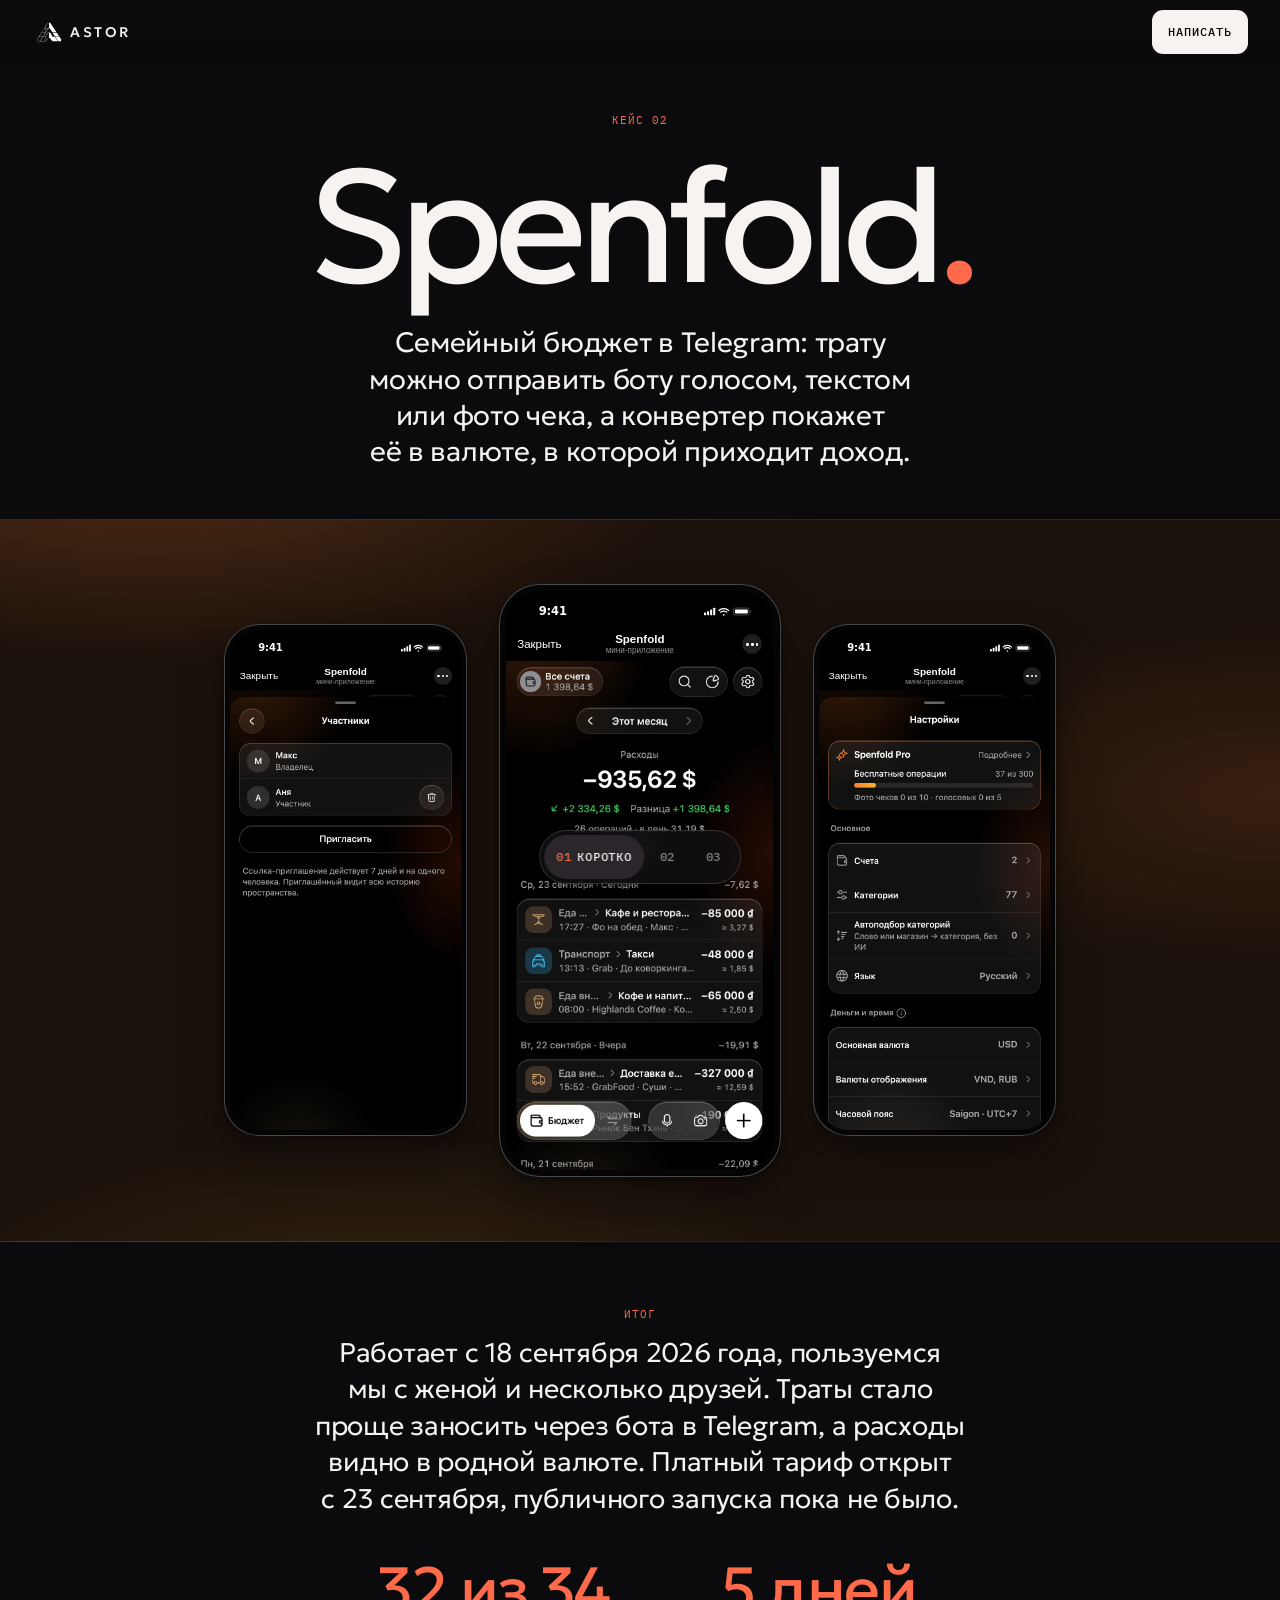
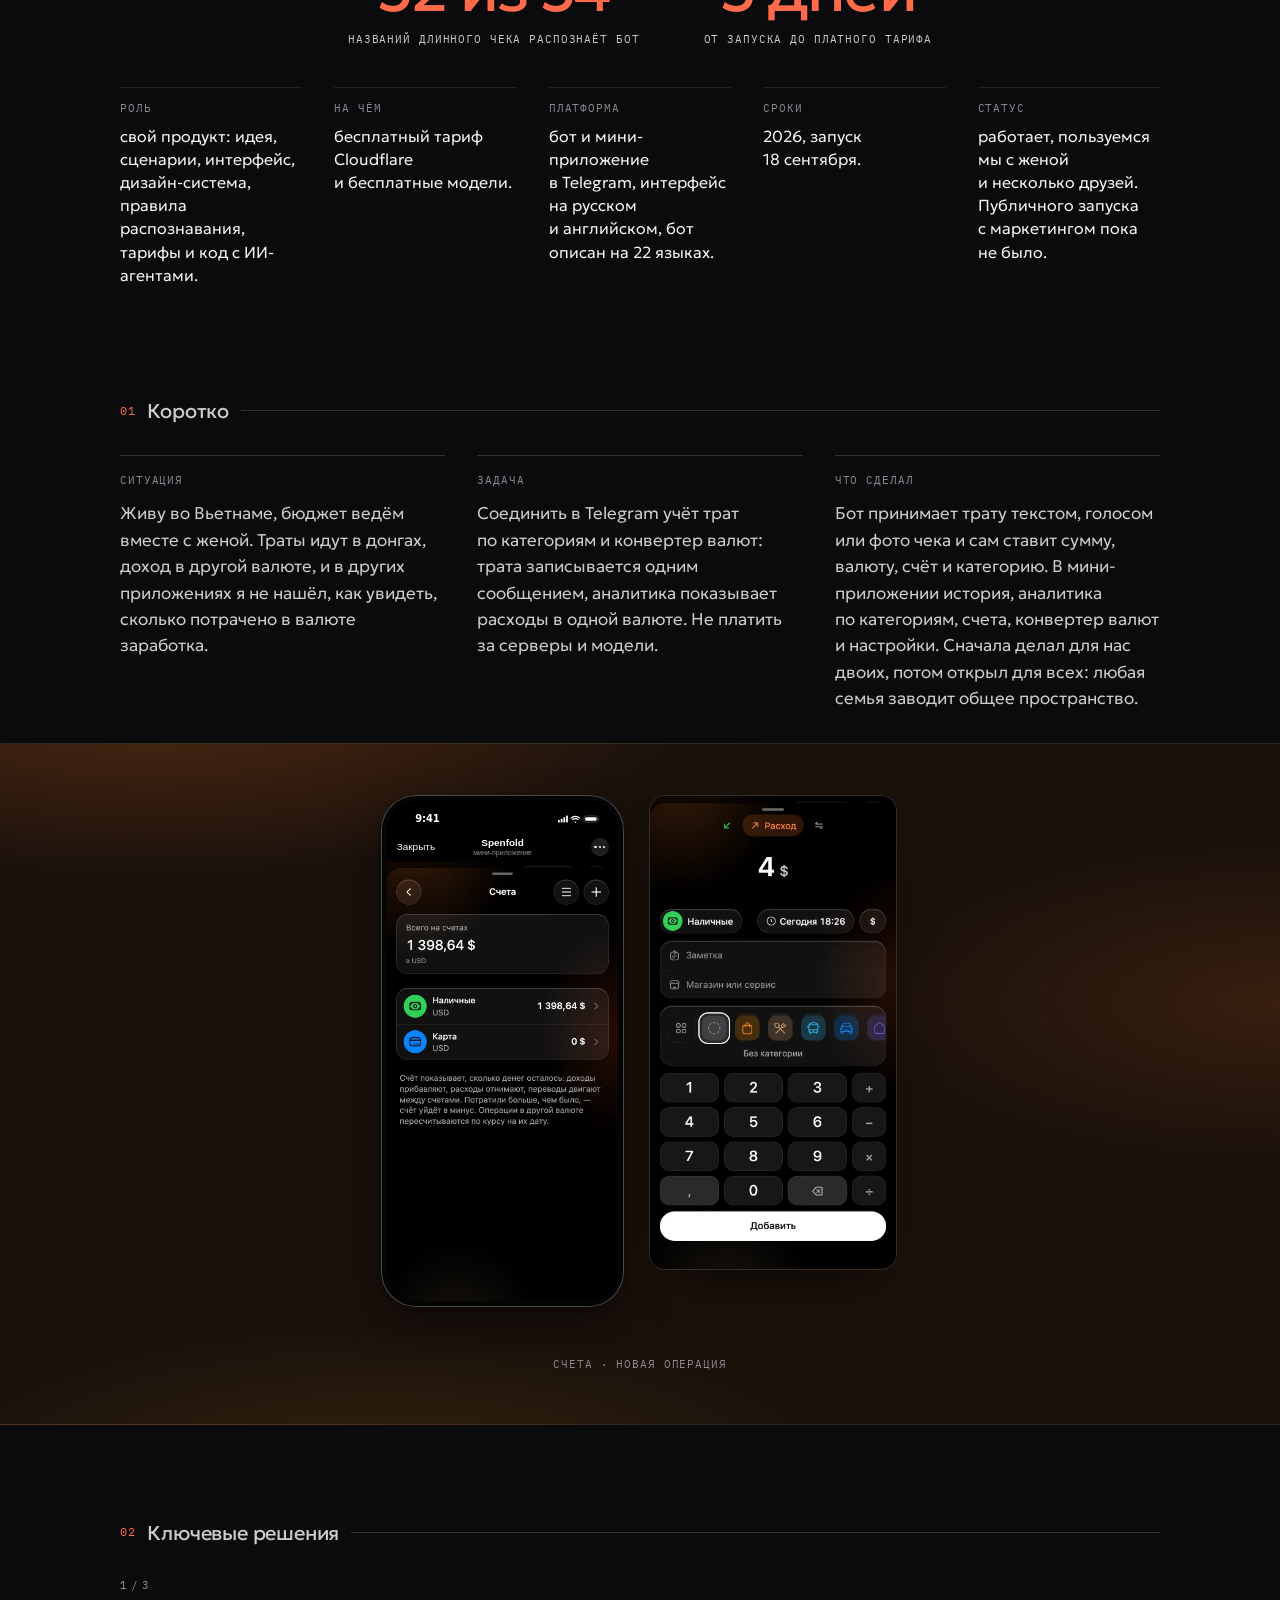
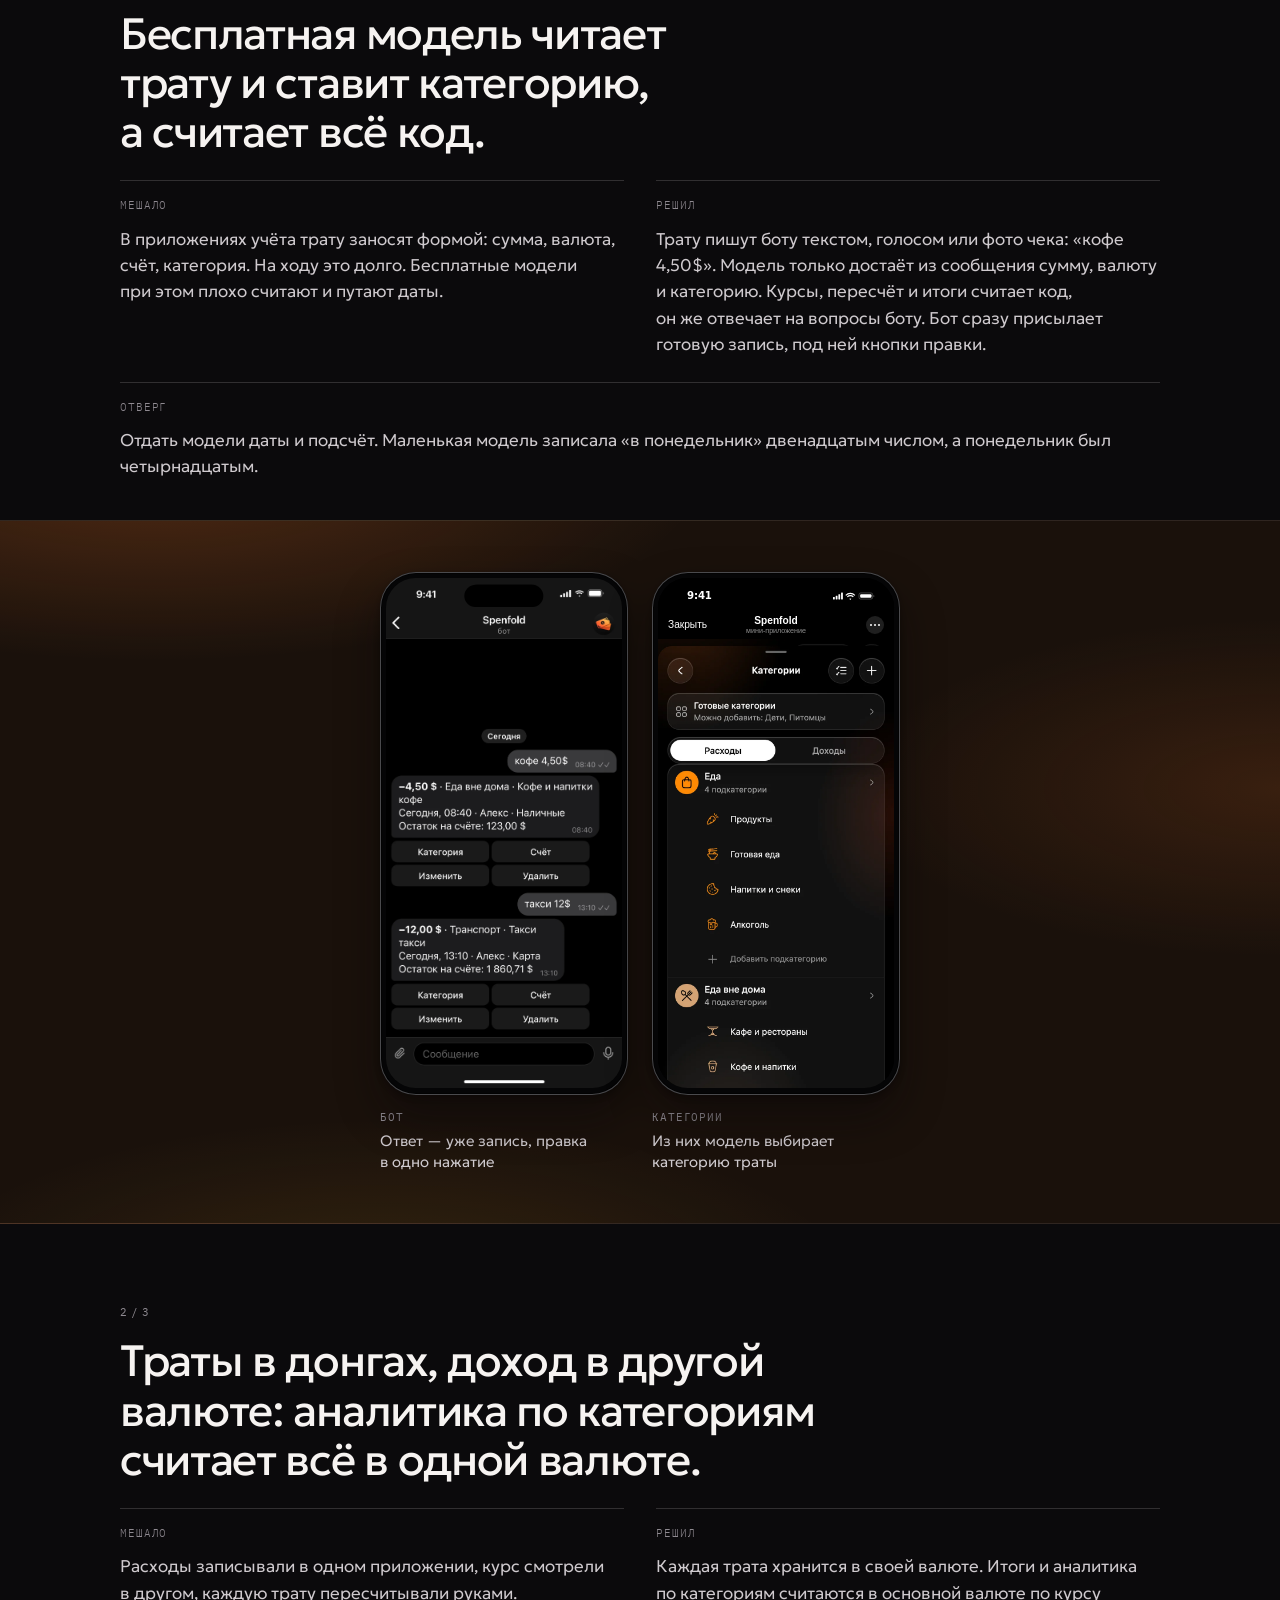
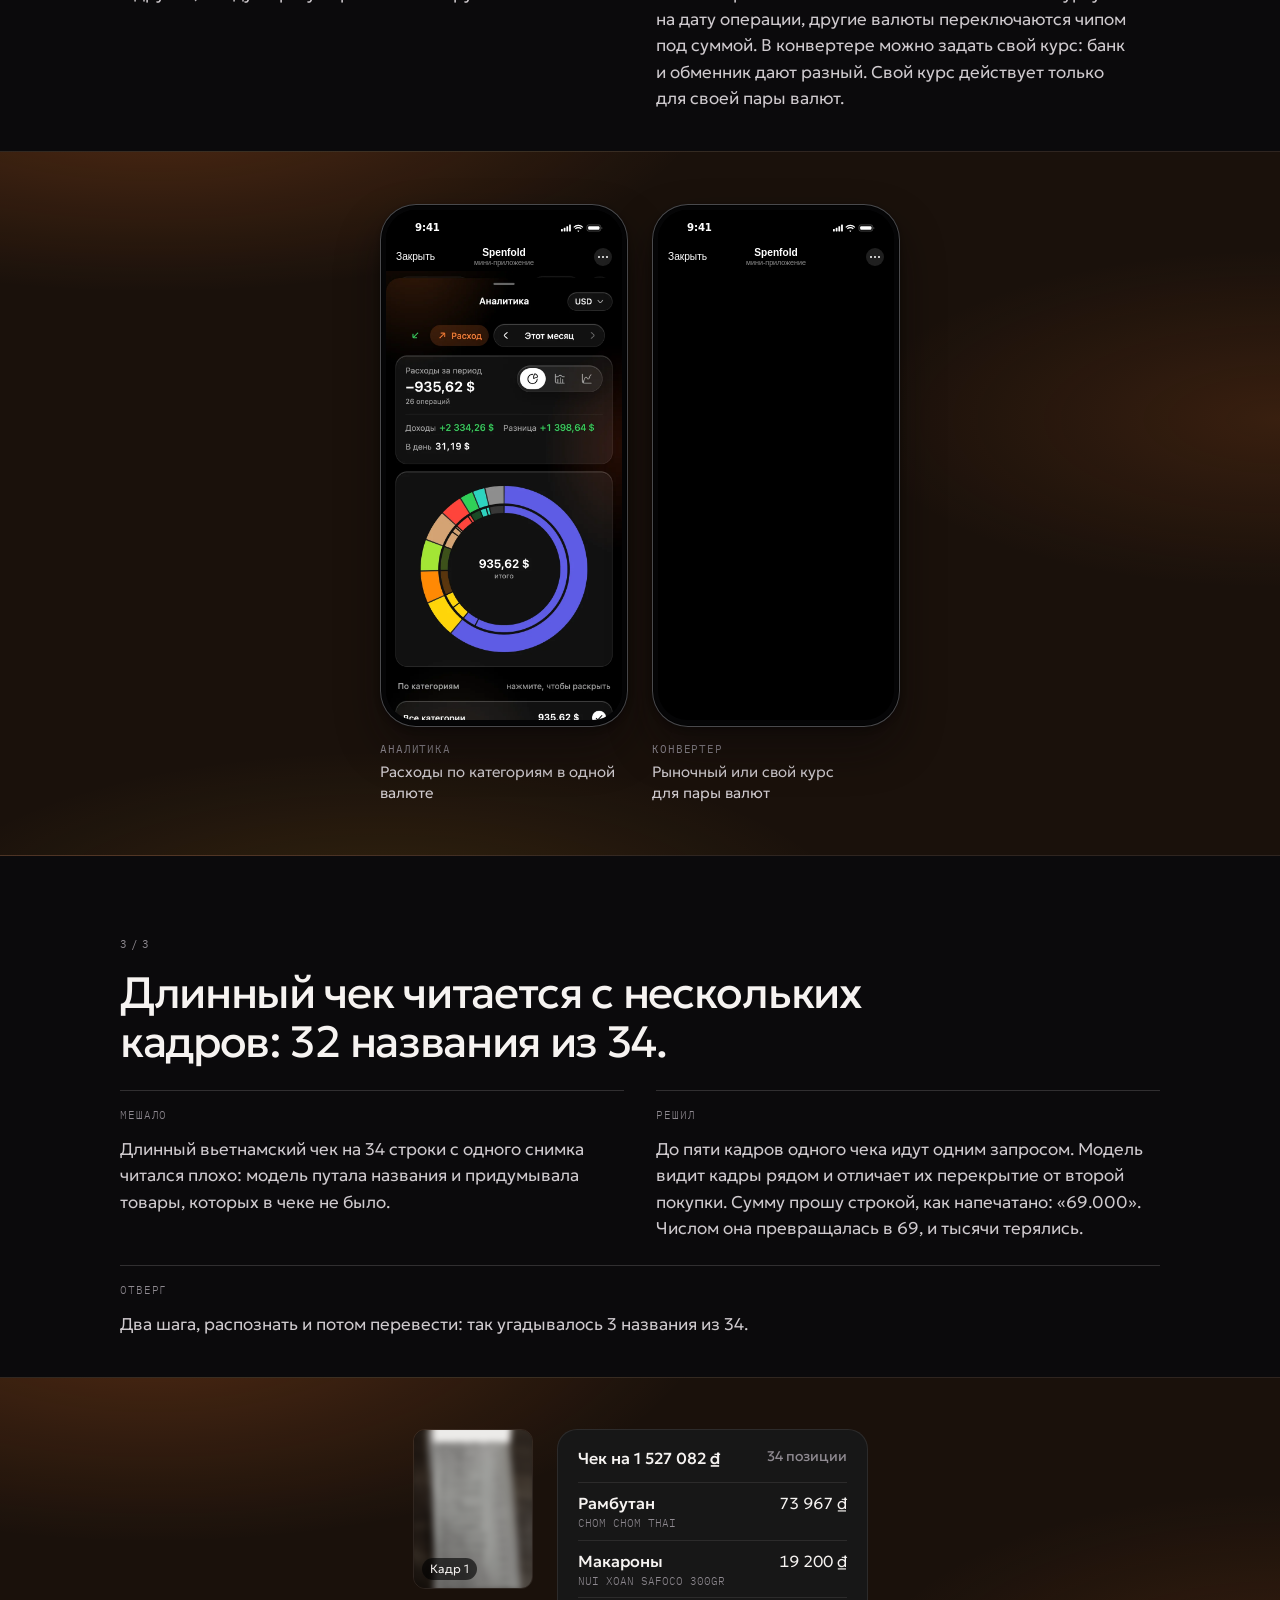
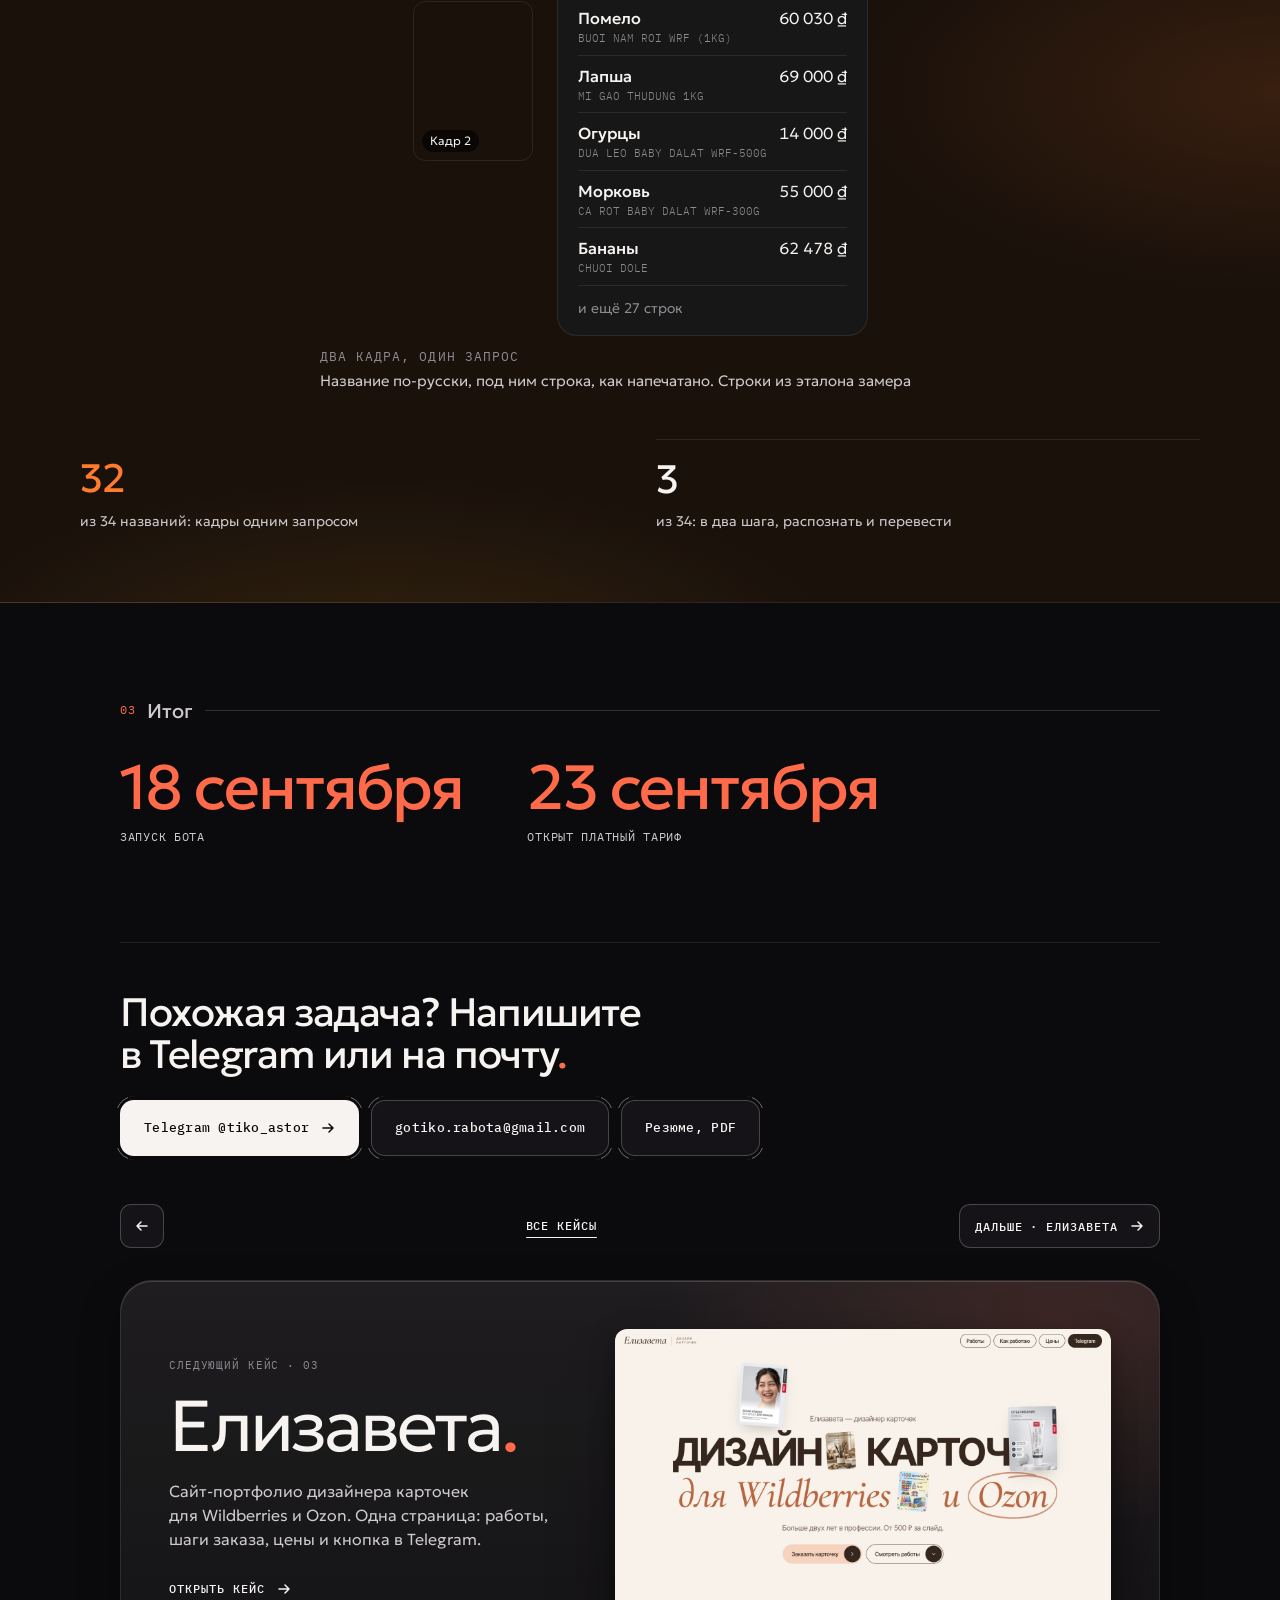
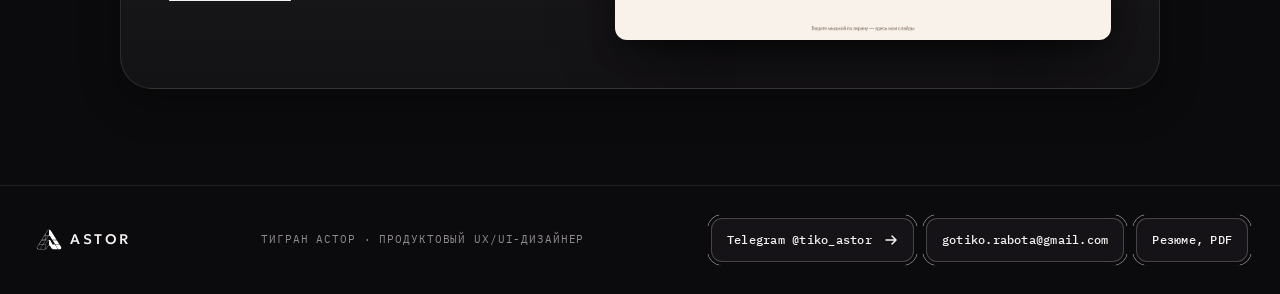
<file: portfolio/case-spenfold.html>
<!doctype html>
<html lang="ru" class="no-js">
<head>
<meta charset="utf-8">
<meta name="viewport" content="width=device-width, initial-scale=1, viewport-fit=cover">
<title>Spenfold — семейный бюджет в Telegram · кейс Тиграна Астора</title>
<meta name="description" content="Семейный бюджет в Telegram: трату можно отправить боту голосом, текстом или фото чека, а конвертер покажет её в валюте, в которой приходит доход.">
<meta name="robots" content="noindex">
<link rel="icon" href="img/concept-v8-case/astor-mark.svg" type="image/svg+xml">
<link rel="preconnect" href="https://fonts.googleapis.com">
<link rel="preconnect" href="https://fonts.gstatic.com" crossorigin>
<link rel="stylesheet" href="https://fonts.googleapis.com/css2?family=Geologica:wght@300;400;500&family=IBM+Plex+Mono:wght@400;500&display=swap">
<link rel="stylesheet" href="css/concept-v9-case.css?v=11">
<script>document.documentElement.classList.remove("no-js");document.documentElement.classList.add("js");
</script>
</head>
<body>

<header class="bar">
  <a class="bar__logo" href="index.html" aria-label="Тигран Астор, на главную"><img src="img/concept-v8-case/astor-mark.svg" alt="" width="26" height="22"><span>ASTOR</span></a>
  <a class="btn btn--primary btn--nav bar__cta" href="https://t.me/tiko_astor" target="_blank" rel="noopener">Написать</a>
</header>

<main class="case case--spenfold" id="top" style="--band:#1a110b">
  <header class="hero">
    <div class="c-in hero__head"><p class="hero__k mono">Кейс 02</p><h1 class="hero__h">Spenfold<b class="dot">.</b></h1><p class="hero__lead">Семейный бюджет в&nbsp;Telegram: трату можно отправить боту голосом, текстом или&nbsp;фото чека, а&nbsp;конвертер покажет её&nbsp;в&nbsp;валюте, в&nbsp;которой приходит доход.</p></div>
    <div class="band band--hero"><div class=hero__stage><div class="hs hs--fan"><div class="lay hs__c hs__c--ph" style="--i:0"><span class="iph iph--sb" role="img" aria-label="Участники бюджета"><span class="iph__s"><div class="tgma" aria-hidden="true"><span class="tgma__close">Закрыть</span><span class="tgma__t"><b>Spenfold</b><small>мини-приложение</small></span><span class="tgma__more"><i></i><i></i><i></i></span></div><img class="iph__app" src="img/concept-v8-case/app/members.webp?v=11" alt="" width="804" height="1544" loading="lazy" decoding="async"></span></span></div><div class="lay hs__c hs__c--ph hs__c--main" style="--i:1"><span class="iph iph--sb" role="img" aria-label="Главная мини-приложения: расходы за месяц и история операций по дням"><span class="iph__s"><div class="tgma" aria-hidden="true"><span class="tgma__close">Закрыть</span><span class="tgma__t"><b>Spenfold</b><small>мини-приложение</small></span><span class="tgma__more"><i></i><i></i><i></i></span></div><img class="iph__app" src="img/concept-v8-case/app/home.webp?v=11" alt="" width="804" height="1544" loading="lazy" decoding="async"></span></span></div><div class="lay hs__c hs__c--ph" style="--i:2"><span class="iph iph--sb" role="img" aria-label="Настройки"><span class="iph__s"><div class="tgma" aria-hidden="true"><span class="tgma__close">Закрыть</span><span class="tgma__t"><b>Spenfold</b><small>мини-приложение</small></span><span class="tgma__more"><i></i><i></i><i></i></span></div><img class="iph__app" src="img/concept-v8-case/app/settings.webp?v=11" alt="" width="804" height="1544" loading="lazy" decoding="async"></span></span></div></div></div></div>
    <div class="c-in hero__sum"><div class="hero__out"><p class="mono hero__out-k">Итог</p><p class="hero__out-t">Работает с&nbsp;18&nbsp;сентября 2026&nbsp;года, пользуемся мы&nbsp;с&nbsp;женой и&nbsp;несколько друзей. Траты стало проще заносить через бота в&nbsp;Telegram, а&nbsp;расходы видно в&nbsp;родной валюте. Платный тариф открыт с&nbsp;23&nbsp;сентября, публичного запуска пока не&nbsp;было.</p></div><ul class="hero__facts" aria-label="Факты"><li><b>32&nbsp;из&nbsp;34</b><span class="mono">названий длинного чека распознаёт бот</span></li><li><b>5&nbsp;дней</b><span class="mono">от&nbsp;запуска до&nbsp;платного тарифа</span></li></ul><dl class="hero__pass" aria-label="Паспорт проекта"><div><dt class="mono">Роль</dt><dd>свой продукт: идея, сценарии, интерфейс, дизайн-система, правила распознавания, тарифы и&nbsp;код с&nbsp;ИИ-агентами.</dd></div><div><dt class="mono">На&nbsp;чём</dt><dd>бесплатный тариф Cloudflare и&nbsp;бесплатные модели.</dd></div><div><dt class="mono">Платформа</dt><dd>бот и&nbsp;мини-приложение в&nbsp;Telegram, интерфейс на&nbsp;русском и&nbsp;английском, бот описан на&nbsp;22&nbsp;языках.</dd></div><div><dt class="mono">Сроки</dt><dd>2026, запуск 18&nbsp;сентября.</dd></div><div><dt class="mono">Статус</dt><dd>работает, пользуемся мы&nbsp;с&nbsp;женой и&nbsp;несколько друзей. Публичного запуска с&nbsp;маркетингом пока не&nbsp;было.</dd></div></dl></div>
  </header>

    <section class="chap" id="ch-1" data-chap="0" aria-labelledby="h-1">
      <div class="c-in"><h2 class="c-h2" id="h-1"><span class="mono">01</span><span class="c-h2__t">Коротко</span></h2></div>
      <div class="c-in"><dl class="brief"><div><dt class="mono">Ситуация</dt><dd>Живу во&nbsp;Вьетнаме, бюджет ведём вместе с&nbsp;женой. Траты идут в&nbsp;донгах, доход в&nbsp;другой валюте, и&nbsp;в&nbsp;других приложениях я&nbsp;не&nbsp;нашёл, как&nbsp;увидеть, сколько потрачено в&nbsp;валюте заработка.</dd></div><div><dt class="mono">Задача</dt><dd>Соединить в&nbsp;Telegram учёт трат по&nbsp;категориям и&nbsp;конвертер валют: трата записывается одним сообщением, аналитика показывает расходы в&nbsp;одной валюте. Не&nbsp;платить за&nbsp;серверы и&nbsp;модели.</dd></div><div><dt class="mono">Что&nbsp;сделал</dt><dd>Бот принимает трату текстом, голосом или&nbsp;фото чека и&nbsp;сам ставит сумму, валюту, счёт и&nbsp;категорию. В&nbsp;мини-приложении история, аналитика по&nbsp;категориям, счета, конвертер валют и&nbsp;настройки. Сначала делал для&nbsp;нас двоих, потом открыл для&nbsp;всех: любая семья заводит общее пространство.</dd></div></dl></div><div class="band"><figure class="board board--set"><div class="set__g"><div class="lay set__c set__c--ph" style="--i:0"><span class="iph iph--sb" role="img" aria-label="Счета"><span class="iph__s"><div class="tgma" aria-hidden="true"><span class="tgma__close">Закрыть</span><span class="tgma__t"><b>Spenfold</b><small>мини-приложение</small></span><span class="tgma__more"><i></i><i></i><i></i></span></div><img class="iph__app" src="img/concept-v8-case/app/accounts.webp?v=11" alt="" width="804" height="1544" loading="lazy" decoding="async"></span></span></div><div class="lay set__c set__c--zoom" style="--i:1"><div class="zoom " role="img" aria-label="Новая операция: своя клавиатура и кнопка «Добавить» внизу экрана" style="width:min(100%,248px)"><img src="img/cases/spenfold-v5/tx-new.webp" alt="" width="248" height="476" loading="lazy" decoding="async"></div></div></div><figcaption class="set__cap mono">Счета · новая операция</figcaption></figure></div>
    </section>
    <section class="chap" id="ch-2" data-chap="1" aria-labelledby="h-2">
      <div class="c-in"><h2 class="c-h2" id="h-2"><span class="mono">02</span><span class="c-h2__t">Ключевые решения</span></h2></div>
      <article class="dec"><div class="c-in"><p class="dec__n mono" aria-hidden="true">1&#8201;/&#8201;3</p><h3 class="dec__h">Бесплатная модель читает трату и&nbsp;ставит категорию, а&nbsp;считает всё код.</h3><dl class="dm__dl"><div><dt>Мешало</dt><dd>В&nbsp;приложениях учёта трату заносят формой: сумма, валюта, счёт, категория. На&nbsp;ходу это&nbsp;долго. Бесплатные модели при&nbsp;этом плохо считают и&nbsp;путают даты.</dd></div><div><dt>Решил</dt><dd>Трату пишут боту текстом, голосом или&nbsp;фото чека: «кофе 4,50$». Модель только достаёт из&nbsp;сообщения сумму, валюту и&nbsp;категорию. Курсы, пересчёт и&nbsp;итоги считает код, он&nbsp;же&nbsp;отвечает на&nbsp;вопросы боту. Бот сразу присылает готовую запись, под&nbsp;ней кнопки правки.</dd></div><div><dt>Отверг</dt><dd>Отдать модели даты и&nbsp;подсчёт. Маленькая модель записала «в&nbsp;понедельник» двенадцатым числом, а&nbsp;понедельник был четырнадцатым.</dd></div></dl></div><div class="band"><figure class="board board--screens"><div class="row row--2"><figure class="cell"><span class="iph" role="img" aria-label="Бот: «кофе 4,50$» записан как −4,50 $, Еда вне дома, Кофе и напитки, счёт и остаток; «такси 12$» как Транспорт, Такси; под ответами кнопки Категория, Счёт, Изменить, Удалить"><span class="iph__s"><img src="img/cases/spenfold-v5/bot-chat.webp" alt="" width="1179" height="2556" loading="lazy" decoding="async"></span></span><figcaption><span class="mono">Бот</span>Ответ&nbsp;— уже запись, правка в&nbsp;одно нажатие</figcaption></figure><figure class="cell"><span class="iph iph--sb" role="img" aria-label="Мини-приложение: категории расходов, из которых модель выбирает"><span class="iph__s"><div class="tgma" aria-hidden="true"><span class="tgma__close">Закрыть</span><span class="tgma__t"><b>Spenfold</b><small>мини-приложение</small></span><span class="tgma__more"><i></i><i></i><i></i></span></div><img class="iph__app" src="img/concept-v8-case/app/categories.webp?v=11" alt="" width="804" height="1544" loading="lazy" decoding="async"></span></span><figcaption><span class="mono">Категории</span>Из&nbsp;них модель выбирает категорию траты</figcaption></figure></div></figure></div></article><article class="dec"><div class="c-in"><p class="dec__n mono" aria-hidden="true">2&#8201;/&#8201;3</p><h3 class="dec__h">Траты в&nbsp;донгах, доход в&nbsp;другой валюте: аналитика по&nbsp;категориям считает всё в&nbsp;одной валюте.</h3><dl class="dm__dl"><div><dt>Мешало</dt><dd>Расходы записывали в&nbsp;одном приложении, курс смотрели в&nbsp;другом, каждую трату пересчитывали руками.</dd></div><div><dt>Решил</dt><dd>Каждая трата хранится в&nbsp;своей валюте. Итоги и&nbsp;аналитика по&nbsp;категориям считаются в&nbsp;основной валюте по&nbsp;курсу на&nbsp;дату операции, другие валюты переключаются чипом под&nbsp;суммой. В&nbsp;конвертере можно задать свой курс: банк и&nbsp;обменник дают разный. Свой курс действует только для&nbsp;своей пары валют.</dd></div></dl></div><div class="band"><figure class="board board--screens"><div class="row row--2"><figure class="cell"><span class="iph iph--sb" role="img" aria-label="Аналитика: расходы за месяц в долларах, доходы и разница, кольцо по категориям"><span class="iph__s"><div class="tgma" aria-hidden="true"><span class="tgma__close">Закрыть</span><span class="tgma__t"><b>Spenfold</b><small>мини-приложение</small></span><span class="tgma__more"><i></i><i></i><i></i></span></div><img class="iph__app" src="img/concept-v8-case/app/stats.webp?v=11" alt="" width="804" height="1544" loading="lazy" decoding="async"></span></span><figcaption><span class="mono">Аналитика</span>Расходы по&nbsp;категориям в&nbsp;одной валюте</figcaption></figure><figure class="cell"><span class="iph iph--sb" role="img" aria-label="Конвертер: доллар, вьетнамский донг и рубль, переключатель «Рыночный курс» и «Свой курс»"><span class="iph__s"><div class="tgma" aria-hidden="true"><span class="tgma__close">Закрыть</span><span class="tgma__t"><b>Spenfold</b><small>мини-приложение</small></span><span class="tgma__more"><i></i><i></i><i></i></span></div><img class="iph__app" src="img/concept-v8-case/app/converter.webp?v=11" alt="" width="804" height="1544" loading="lazy" decoding="async"></span></span><figcaption><span class="mono">Конвертер</span>Рыночный или&nbsp;свой курс для&nbsp;пары валют</figcaption></figure></div></figure></div></article><article class="dec"><div class="c-in"><p class="dec__n mono" aria-hidden="true">3&#8201;/&#8201;3</p><h3 class="dec__h">Длинный чек читается с&nbsp;нескольких кадров: 32&nbsp;названия из&nbsp;34.</h3><dl class="dm__dl"><div><dt>Мешало</dt><dd>Длинный вьетнамский чек на&nbsp;34&nbsp;строки с&nbsp;одного снимка читался плохо: модель путала названия и&nbsp;придумывала товары, которых в&nbsp;чеке не&nbsp;было.</dd></div><div><dt>Решил</dt><dd>До&nbsp;пяти кадров одного чека идут одним запросом. Модель видит кадры рядом и&nbsp;отличает их&nbsp;перекрытие от&nbsp;второй покупки. Сумму прошу строкой, как&nbsp;напечатано: «69.000». Числом она&nbsp;превращалась в&nbsp;69, и&nbsp;тысячи терялись.</dd></div><div><dt>Отверг</dt><dd>Два шага, распознать и&nbsp;потом перевести: так угадывалось 3&nbsp;названия из&nbsp;34.</dd></div></dl></div><div class="band"><figure class="board board--screens"><style>.rc{display:grid;grid-template-columns:auto minmax(0,1fr);gap:var(--s-24);align-items:start;max-width:40rem;margin-inline:auto}.rc__pages{display:grid;gap:var(--s-12);margin:0;padding:0;list-style:none}.rc__pg{position:relative;width:7.5rem;aspect-ratio:3/4;border-radius:var(--r-12);overflow:hidden;border:1px solid var(--line)}.rc__pg img{display:block;width:100%;height:100%;object-fit:cover;filter:blur(3px) saturate(.6);transform:scale(1.08)}.rc__pg span{position:absolute;left:var(--s-8);bottom:var(--s-8);padding:2px var(--s-8);border-radius:var(--r-pill);background:rgb(0 0 0 / .62);color:var(--text);font-size:var(--f-12)}.rc__list{border-radius:var(--r-20);background:var(--sf-surface);border:1px solid var(--line);padding:var(--s-16) var(--s-20)}.rc__head{display:flex;justify-content:space-between;gap:var(--s-12);padding-bottom:var(--s-12);border-bottom:1px solid var(--line);color:var(--text);font-weight:500}.rc__head small{color:var(--text-3);font-weight:400;font-size:var(--f-14)}.rc__list ul{margin:0;padding:0;list-style:none}.rc__list li{display:grid;grid-template-columns:minmax(0,1fr) auto;column-gap:var(--s-12);padding-block:var(--s-8);border-bottom:1px solid var(--line)}.rc__list li b{font-weight:500;color:var(--text)}.rc__list li small{grid-column:1;color:var(--text-3);font-family:var(--f-mono);font-size:var(--f-11);overflow-wrap:anywhere}.rc__list li i{grid-column:2;grid-row:1;font-style:normal;color:var(--text);font-variant-numeric:tabular-nums;white-space:nowrap}.board .rc+figcaption{width:100%;max-width:40rem;margin-inline:auto}.rc__more{padding-top:var(--s-12);color:var(--text-3);font-size:var(--f-14)}@media (max-width:30rem){.rc{grid-template-columns:minmax(0,1fr)}.rc__pages{grid-template-columns:repeat(2,minmax(0,1fr))}.rc__pg{width:auto;aspect-ratio:3/2}}</style><figure class="cap"><div class="rc" role="group" aria-label="Как бот читает длинный чек: два кадра одного чека и строки, которые из них прочитаны"><ul class="rc__pages" aria-hidden="true"><li class="rc__pg"><img src="img/cases/spenfold-v5/receipt-1.webp" alt="" width="900" height="1200" loading="lazy" decoding="async"><span>Кадр&nbsp;1</span></li><li class="rc__pg"><img src="img/cases/spenfold-v5/receipt-2.webp" alt="" width="900" height="1200" loading="lazy" decoding="async"><span>Кадр&nbsp;2</span></li></ul><div class="rc__list"><p class="rc__head">Чек на&nbsp;1&nbsp;527&nbsp;082&nbsp;₫<small>34&nbsp;позиции</small></p><ul><li><b>Рамбутан</b><small>CHOM CHOM THAI</small><i>73&nbsp;967&nbsp;₫</i></li><li><b>Макароны</b><small>NUI XOAN SAFOCO 300GR</small><i>19&nbsp;200&nbsp;₫</i></li><li><b>Помело</b><small>BUOI NAM ROI WRF (1KG)</small><i>60&nbsp;030&nbsp;₫</i></li><li><b>Лапша</b><small>MI GAO THUDUNG 1KG</small><i>69&nbsp;000&nbsp;₫</i></li><li><b>Огурцы</b><small>DUA LEO BABY DALAT WRF-500G</small><i>14&nbsp;000&nbsp;₫</i></li><li><b>Морковь</b><small>CA ROT BABY DALAT WRF-300G</small><i>55&nbsp;000&nbsp;₫</i></li><li><b>Бананы</b><small>CHUOI DOLE</small><i>62&nbsp;478&nbsp;₫</i></li></ul><p class="rc__more">и&nbsp;ещё 27 строк</p></div></div><figcaption><span class="mono">Два кадра, один запрос</span>Название по-русски, под ним строка, как напечатано. Строки из&nbsp;эталона замера</figcaption></figure><ul class="bento"><li class="bento__acc"><b class="num" data-count="32">32</b><span>из&nbsp;34 названий: кадры одним запросом</span></li><li class=""><b class="num" data-count="3">3</b><span>из&nbsp;34: в&nbsp;два шага, распознать и&nbsp;перевести</span></li></ul></figure></div></article>
    </section>
    <section class="chap" id="ch-3" data-chap="2" aria-labelledby="h-3">
      <div class="c-in"><h2 class="c-h2" id="h-3"><span class="mono">03</span><span class="c-h2__t">Итог</span></h2></div>
      <div class="c-in res"><figure class="board board--facts board--glow"><div class="plate" aria-hidden="true"></div><ul class="bento"><li class="bento__acc"><b class=num>18&nbsp;сентября</b><span>запуск бота</span></li><li class=""><b class=num>23&nbsp;сентября</b><span>открыт платный тариф</span></li></ul></figure></div>
    </section>

  <div class="c-in end" data-end>
    <section class="ask" aria-labelledby="ask-h"><h2 class="ask__h" id="ask-h">Похожая задача? Напишите в&nbsp;Telegram или на&nbsp;почту<b class="dot">.</b></h2><div class="ask__btns"><a class="btn btn--primary btn--lg" href="https://t.me/tiko_astor" target="_blank" rel="noopener" data-arrow="right">Telegram @tiko_astor</a><a class="btn btn--lg" href="mailto:gotiko.rabota@gmail.com">gotiko.rabota@gmail.com</a><a class="btn btn--lg" href="Tigran-Astor-CV.pdf" target="_blank" rel="noopener">Резюме, PDF</a></div></section>
    <nav class="cnav" aria-label="Переход между кейсами"><a class="btn btn--icon btn--nav cnav__prev" href="case-merro.html" rel="prev" aria-label="Предыдущий кейс: Merro" title="Merro" data-arrow="left"></a><a class="tlink cnav__all" href="index.html#cases" data-arrow="">Все кейсы</a><a class="btn btn--nav cnav__next" href="case-elizaveta.html" rel="next" aria-label="Следующий кейс: Елизавета" data-arrow="right">Дальше<span class="cnav__nm">&nbsp;· Елизавета</span></a></nav>
    <a class="next" href="case-elizaveta.html" aria-label="Следующий кейс: Елизавета" data-tlink-host><span class="next__txt"><span class="next__k mono">Следующий кейс · 03</span><span class="next__name">Елизавета<b class="dot">.</b></span><span class="next__lead">Сайт-портфолио дизайнера карточек для&nbsp;Wildberries и&nbsp;Ozon. Одна страница: работы, шаги заказа, цены и&nbsp;кнопка в&nbsp;Telegram.</span><span class="tlink next__go">Открыть кейс</span></span><span class="next__media next__media--desk"><img src="img/cases/elizaveta-v5/d-hero.webp" alt="" width="2880" height="1800" loading="lazy" decoding="async"></span></a>
  </div>
</main>

<nav class="dock" aria-label="Главы кейса" data-dock><div class="dock__ch"><a class="dk" href="#ch-1" data-dk="0" aria-label="01 Коротко"><i>01</i><span>Коротко</span></a><a class="dk" href="#ch-2" data-dk="1" aria-label="02 Решения"><i>02</i><span>Решения</span></a><a class="dk" href="#ch-3" data-dk="2" aria-label="03 Итог"><i>03</i><span>Итог</span></a></div></nav>

<footer class="foot">
  <a class="bar__logo" href="index.html" aria-label="Тигран Астор, на главную"><img src="img/concept-v8-case/astor-mark.svg" alt="" width="26" height="22"><span>ASTOR</span></a>
  <span class="mono">Тигран Астор · продуктовый UX/UI-дизайнер</span>
  <div class="foot__links">
    <a class="btn btn--sm btn--plain foot__link" href="https://t.me/tiko_astor" target="_blank" rel="noopener" data-arrow="right">Telegram @tiko_astor</a>
    <a class="btn btn--sm btn--plain foot__link" href="mailto:gotiko.rabota@gmail.com">gotiko.rabota@gmail.com</a>
    <a class="btn btn--sm btn--plain foot__link" href="Tigran-Astor-CV.pdf" target="_blank" rel="noopener">Резюме, PDF</a>
  </div>
</footer>

<script src="js/concept-v9-case.js?v=11" defer></script>
</body>
</html>
</file>
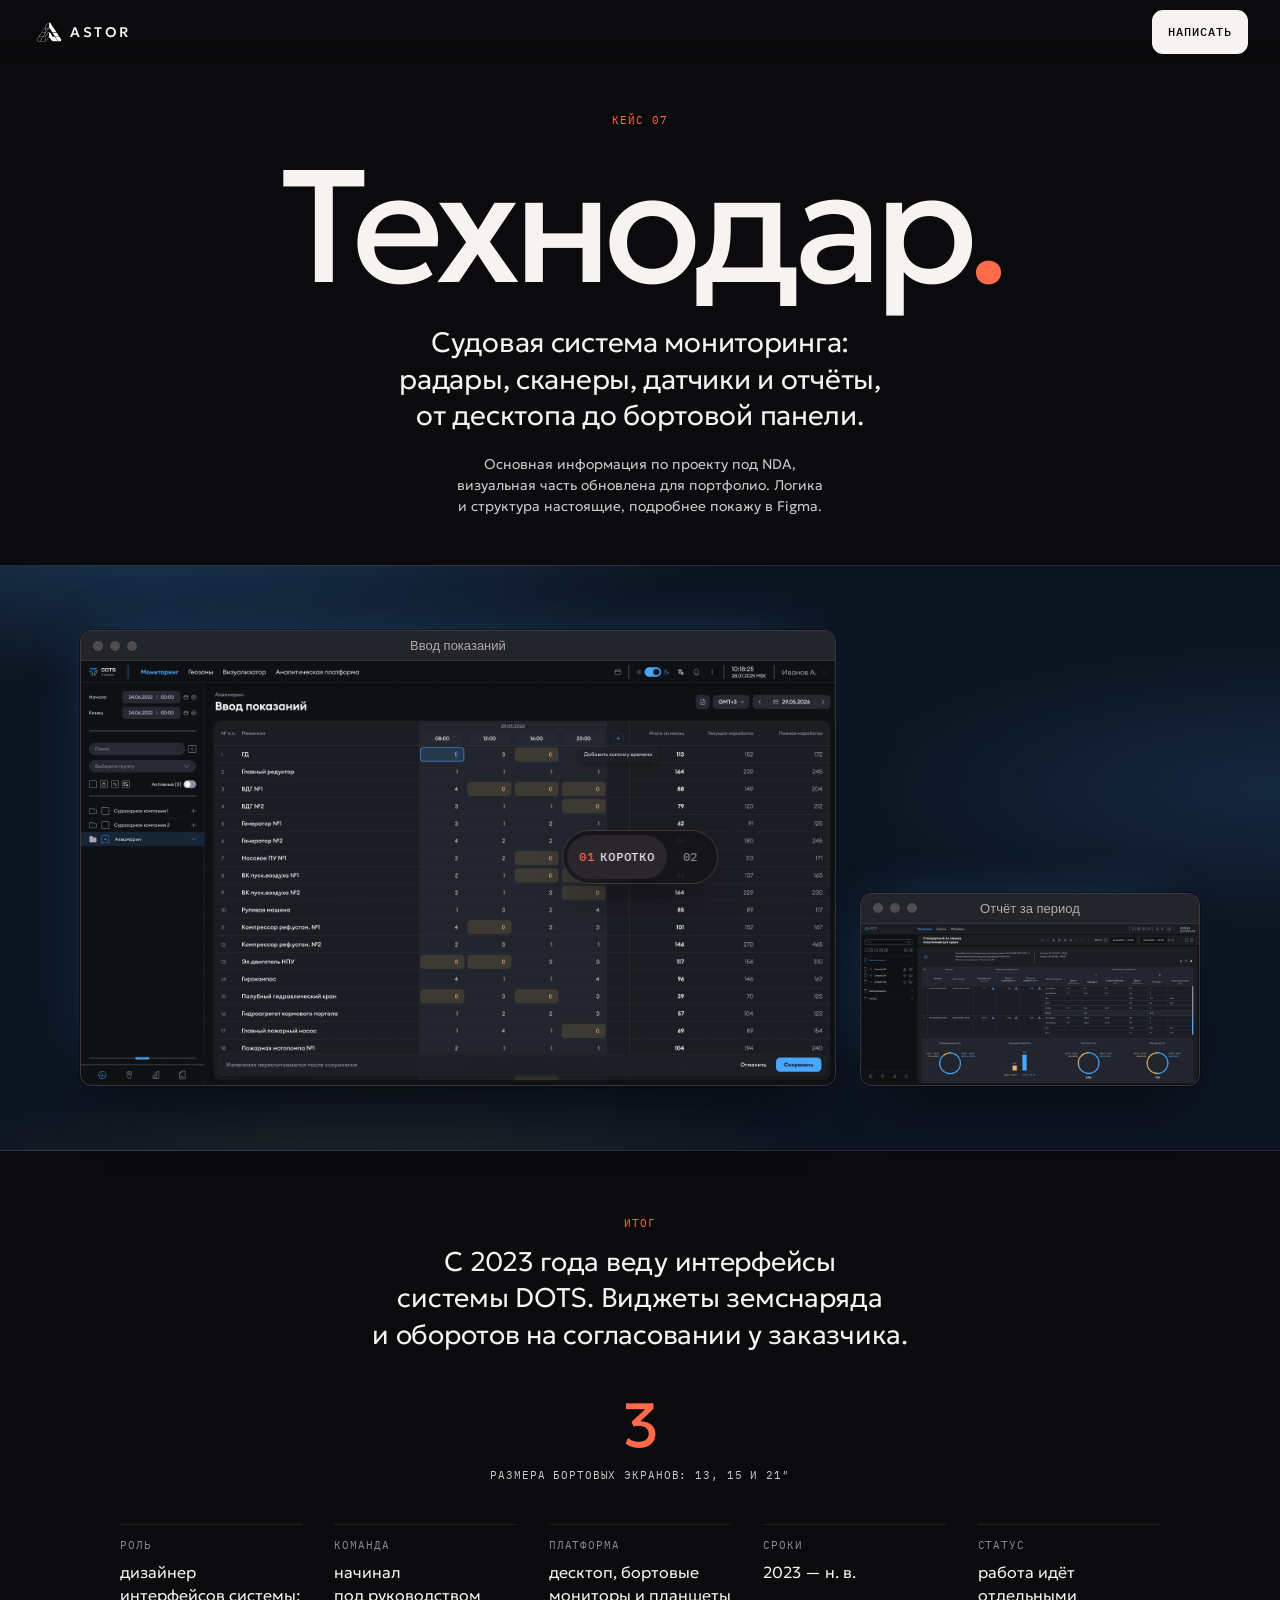
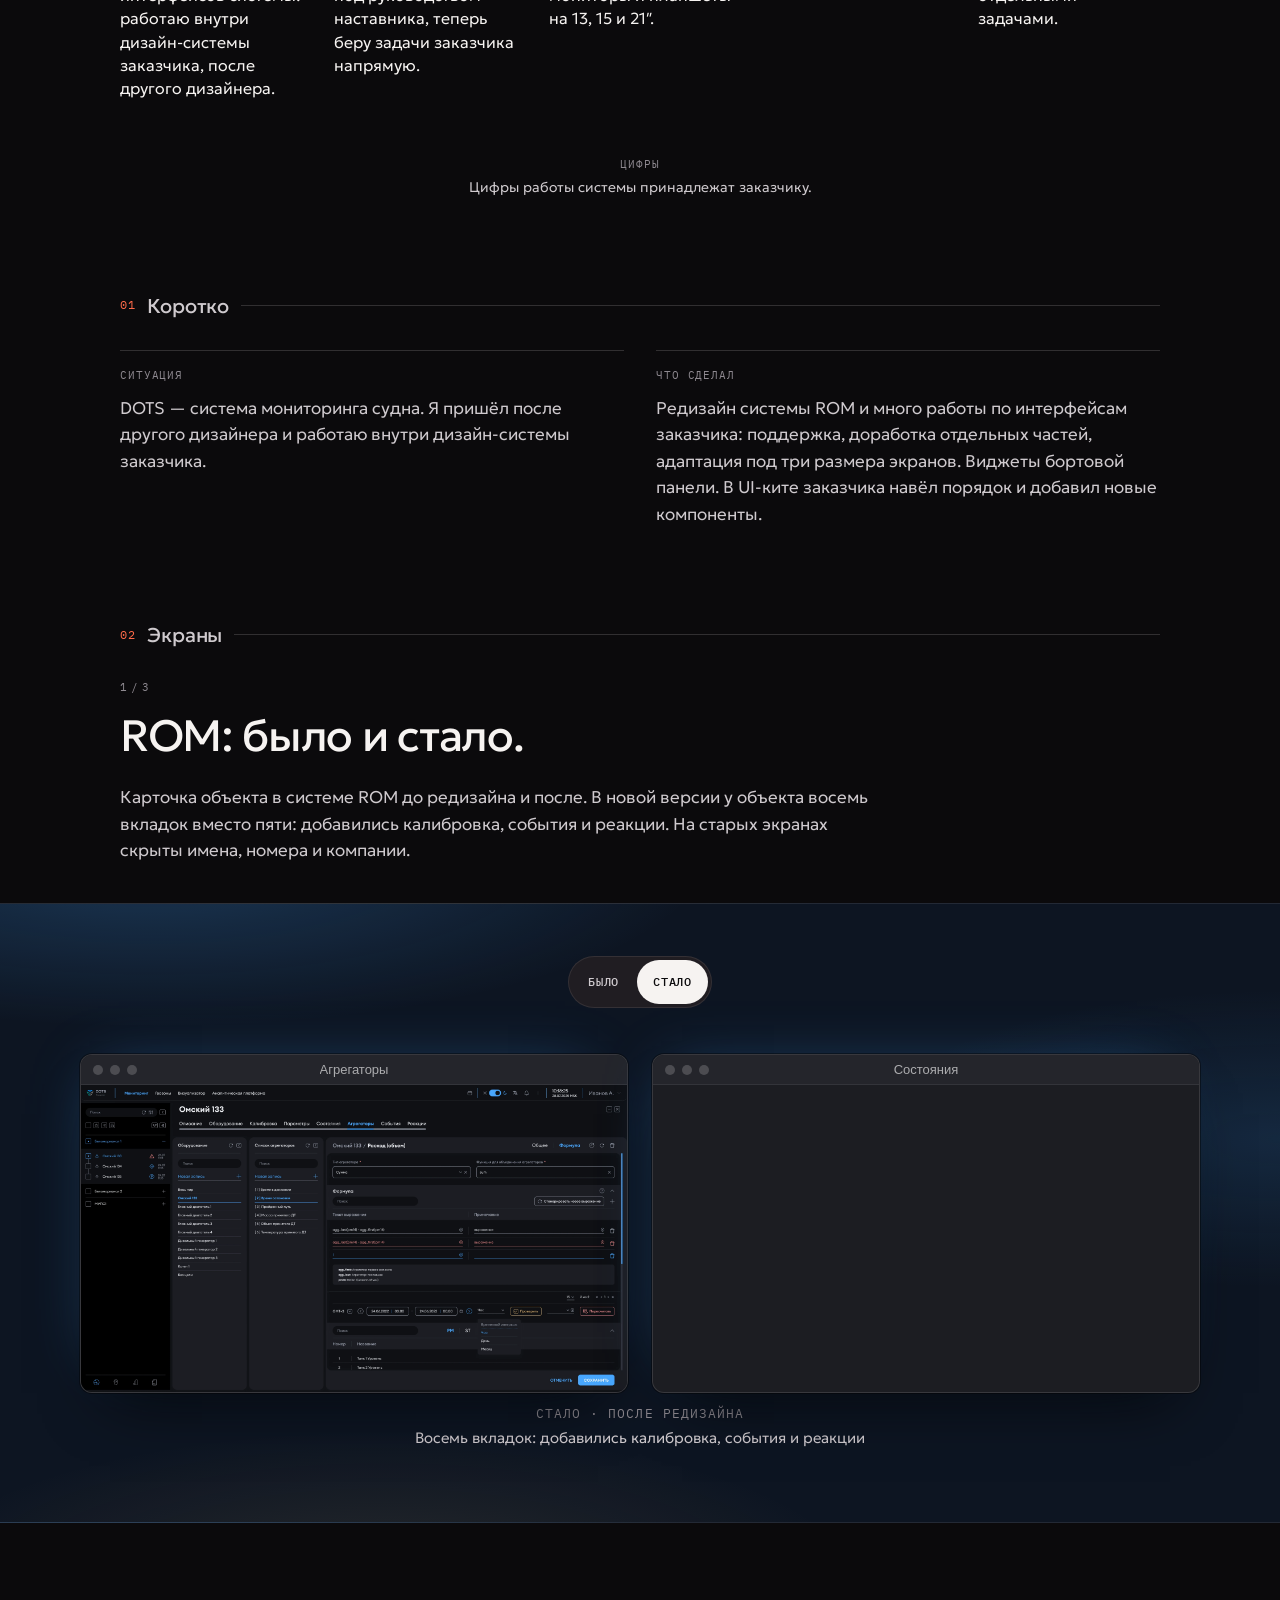
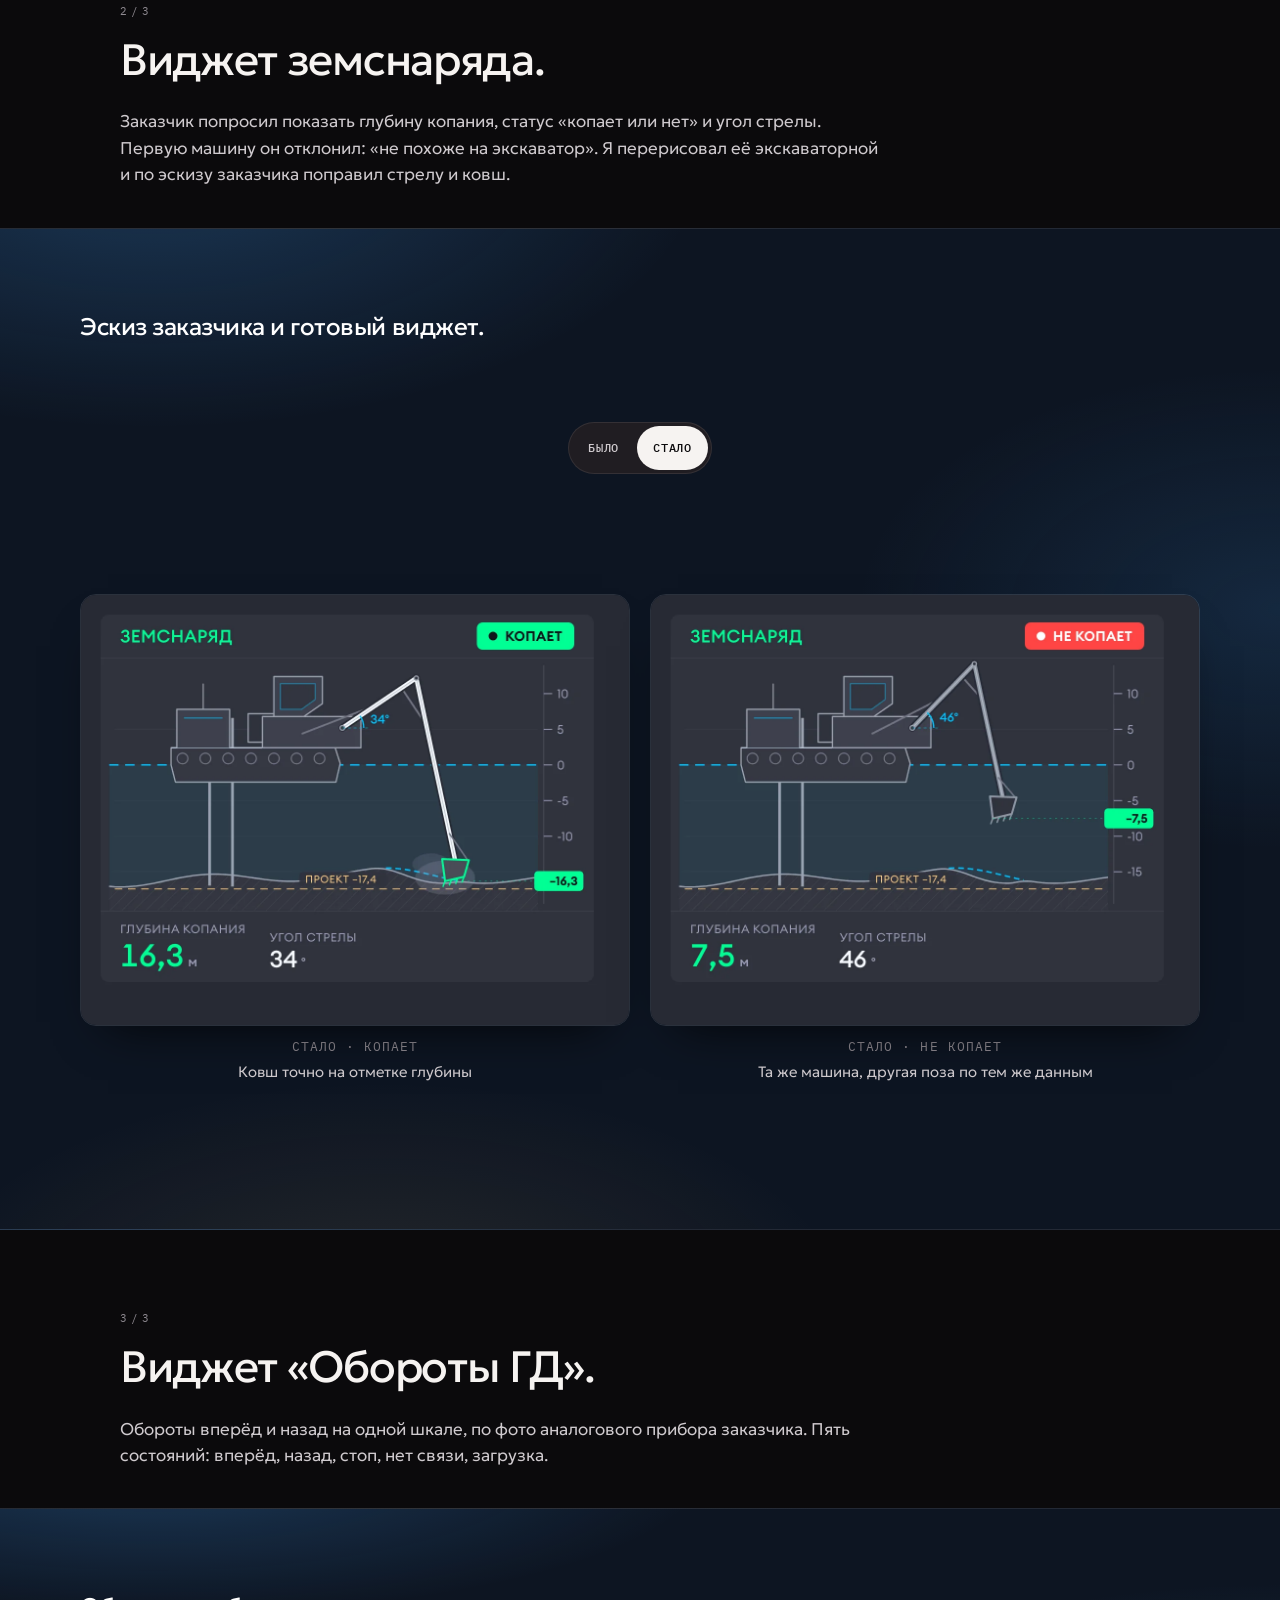
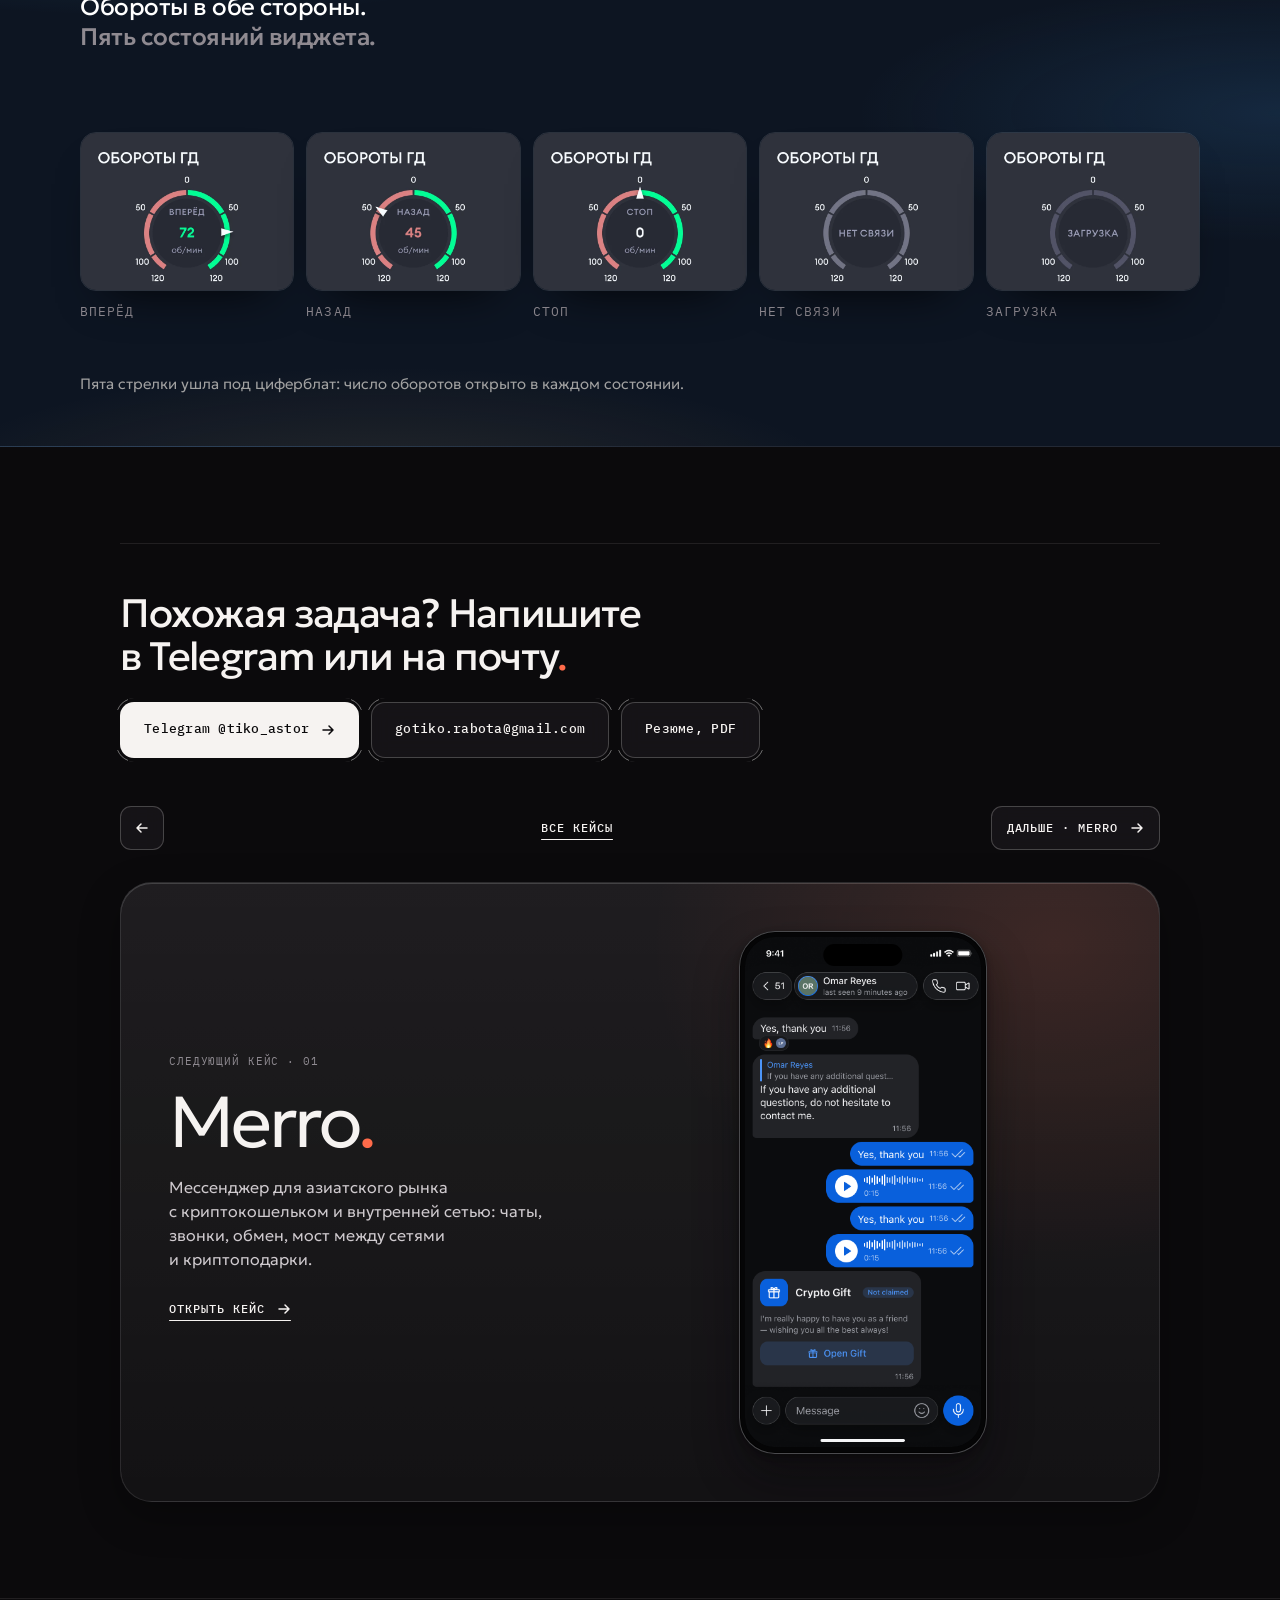
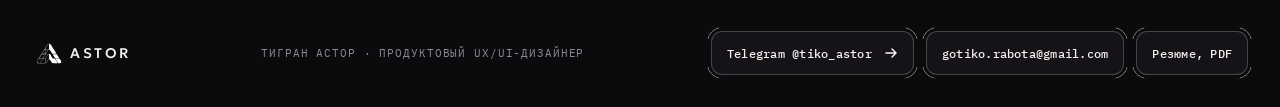
<file: portfolio/case-technodar.html>
<!doctype html>
<html lang="ru" class="no-js">
<head>
<meta charset="utf-8">
<meta name="viewport" content="width=device-width, initial-scale=1, viewport-fit=cover">
<title>Технодар — судовая система мониторинга · кейс Тиграна Астора</title>
<meta name="description" content="Судовая система мониторинга: радары, сканеры, датчики и отчёты, от десктопа до бортовой панели.">
<meta name="robots" content="noindex">
<link rel="icon" href="img/concept-v8-case/astor-mark.svg" type="image/svg+xml">
<link rel="preconnect" href="https://fonts.googleapis.com">
<link rel="preconnect" href="https://fonts.gstatic.com" crossorigin>
<link rel="stylesheet" href="https://fonts.googleapis.com/css2?family=Geologica:wght@300;400;500&family=IBM+Plex+Mono:wght@400;500&display=swap">
<link rel="stylesheet" href="css/concept-v9-case.css?v=11">
<script>document.documentElement.classList.remove("no-js");document.documentElement.classList.add("js");
</script>
</head>
<body>

<header class="bar">
  <a class="bar__logo" href="index.html" aria-label="Тигран Астор, на главную"><img src="img/concept-v8-case/astor-mark.svg" alt="" width="26" height="22"><span>ASTOR</span></a>
  <a class="btn btn--primary btn--nav bar__cta" href="https://t.me/tiko_astor" target="_blank" rel="noopener">Написать</a>
</header>

<main class="case case--technodar" id="top" style="--sf-brand:#48a7ff;--sf-amber:#e5b56e;--sf-page:#0f1014;--sf-surface:#1b1d23;--sf-raised:#22252c;--band:#0d1522">
  <header class="hero">
    <div class="c-in hero__head"><p class="hero__k mono">Кейс 07</p><h1 class="hero__h">Технодар<b class="dot">.</b></h1><p class="hero__lead">Судовая система мониторинга: радары, сканеры, датчики и&nbsp;отчёты, от&nbsp;десктопа до&nbsp;бортовой панели.</p><div class="hero__notes"><p class="hero__note">Основная информация по&nbsp;проекту под&nbsp;NDA, визуальная часть обновлена для&nbsp;портфолио. Логика и&nbsp;структура настоящие, подробнее покажу в&nbsp;Figma.</p></div></div>
    <div class="band band--hero"><div class=hero__stage><div class="hs hs--desk"><div class="lay hs__c hs__c--win hs__c--main" style="--i:0"><div class="win " role="img" aria-label="Ввод показаний: 28 механизмов, четыре колонки времени, итоги за месяц"><div class="win__bar"><i></i><i></i><i></i><span class="win__t">Ввод показаний</span></div><img class="win__img" src="img/concept-v8-case/technodar/01-hourly-input.webp" alt="" width="3840" height="2160" loading="lazy" decoding="async"></div></div><div class="lay hs__c hs__c--win" style="--i:1"><div class="win " role="img" aria-label="Отчёт за период: посуточный отчёт по судну"><div class="win__bar"><i></i><i></i><i></i><span class="win__t">Отчёт за&nbsp;период</span></div><img class="win__img" src="img/concept-v8-case/technodar/03-voyage-report.webp" alt="" width="3840" height="1836" loading="lazy" decoding="async"></div></div></div></div></div>
    <div class="c-in hero__sum"><div class="hero__out"><p class="mono hero__out-k">Итог</p><p class="hero__out-t">С&nbsp;2023&nbsp;года веду интерфейсы системы DOTS. Виджеты земснаряда и&nbsp;оборотов на&nbsp;согласовании у&nbsp;заказчика.</p></div><ul class="hero__facts" aria-label="Факты"><li><b>3</b><span class="mono">размера бортовых экранов: 13, 15&nbsp;и&nbsp;21″</span></li></ul><dl class="hero__pass" aria-label="Паспорт проекта"><div><dt class="mono">Роль</dt><dd>дизайнер интерфейсов системы: работаю внутри дизайн-системы заказчика, после другого дизайнера.</dd></div><div><dt class="mono">Команда</dt><dd>начинал под&nbsp;руководством наставника, теперь беру задачи заказчика напрямую.</dd></div><div><dt class="mono">Платформа</dt><dd>десктоп, бортовые мониторы и&nbsp;планшеты на&nbsp;13, 15&nbsp;и&nbsp;21″.</dd></div><div><dt class="mono">Сроки</dt><dd>2023&nbsp;— н. в.</dd></div><div><dt class="mono">Статус</dt><dd>работа идёт отдельными задачами.</dd></div></dl><p class="hero__nums"><span class="mono">Цифры</span><span>Цифры работы системы принадлежат заказчику.</span></p></div>
  </header>

    <section class="chap" id="ch-1" data-chap="0" aria-labelledby="h-1">
      <div class="c-in"><h2 class="c-h2" id="h-1"><span class="mono">01</span><span class="c-h2__t">Коротко</span></h2></div>
      <div class="c-in"><dl class="brief"><div><dt class="mono">Ситуация</dt><dd>DOTS&nbsp;— система мониторинга судна. Я&nbsp;пришёл после другого дизайнера и&nbsp;работаю внутри дизайн-системы заказчика.</dd></div><div><dt class="mono">Что&nbsp;сделал</dt><dd>Редизайн системы ROM и&nbsp;много работы по&nbsp;интерфейсам заказчика: поддержка, доработка отдельных частей, адаптация под&nbsp;три размера экранов. Виджеты бортовой панели. В&nbsp;UI-ките заказчика навёл порядок и&nbsp;добавил новые компоненты.</dd></div></dl></div>
    </section>
    <section class="chap" id="ch-2" data-chap="1" aria-labelledby="h-2">
      <div class="c-in"><h2 class="c-h2" id="h-2"><span class="mono">02</span><span class="c-h2__t">Экраны</span></h2></div>
      <article class="dec"><div class="c-in"><p class="dec__n mono" aria-hidden="true">1&#8201;/&#8201;3</p><h3 class="dec__h">ROM: было и&nbsp;стало.</h3><p class="dm__p">Карточка объекта в&nbsp;системе ROM до&nbsp;редизайна и&nbsp;после. В&nbsp;новой версии у&nbsp;объекта восемь вкладок вместо пяти: добавились калибровка, события и&nbsp;реакции. На&nbsp;старых экранах скрыты имена, номера и&nbsp;компании.</p></div><div class="band"><figure class="board board--dg2"><div class="ba ba--ba" data-ba><div class="segc ba__seg" role="group" aria-label="Было или стало"><button class="segc__b" type="button" data-i="0" aria-pressed="false">Было</button><button class="segc__b" type="button" data-i="1" aria-pressed="true">Стало</button></div><div class="ba__stage"><div class="ba__f" data-i="0"><figure class="cap"><div class="wins wins--2"><div class="win " role="img" aria-label="Старая карточка объекта, вкладка «Описание», пять вкладок; имя объекта, номер и компания скрыты"><div class="win__bar"><i></i><i></i><i></i><span class="win__t">Описание</span></div><img class="win__img" src="img/cases/technodar-v5/rom-old-description.webp" alt="" width="1077" height="568" loading="lazy" decoding="async"></div><div class="win " role="img" aria-label="Старая карточка объекта, вкладка «Параметры»: список параметров и поля выбранного; имя судна скрыто"><div class="win__bar"><i></i><i></i><i></i><span class="win__t">Параметры</span></div><img class="win__img" src="img/cases/technodar-v5/rom-old-parameters.webp" alt="" width="1083" height="721" loading="lazy" decoding="async"></div></div><figcaption><span class="mono">Было · до&nbsp;редизайна</span>Пять вкладок. Имена, номера и&nbsp;компании скрыты</figcaption></figure></div><div class="ba__f is-on" data-i="1"><figure class="cap"><div class="wins wins--2"><div class="win " role="img" aria-label="Новая карточка объекта, вкладка «Агрегаторы»: оборудование, список агрегаторов и формула"><div class="win__bar"><i></i><i></i><i></i><span class="win__t">Агрегаторы</span></div><img class="win__img" src="img/concept-v8-case/technodar/04-aggregator-formula.webp" alt="" width="3840" height="2160" loading="lazy" decoding="async"></div><div class="win " role="img" aria-label="Новая карточка объекта, вкладка «Состояния»: детекция состояния по выражению"><div class="win__bar"><i></i><i></i><i></i><span class="win__t">Состояния</span></div><img class="win__img" src="img/concept-v8-case/technodar/05-state-detection.webp" alt="" width="3840" height="2160" loading="lazy" decoding="async"></div></div><figcaption><span class="mono">Стало · после редизайна</span>Восемь вкладок: добавились калибровка, события и&nbsp;реакции</figcaption></figure></div></div></div></figure></div></article><article class="dec"><div class="c-in"><p class="dec__n mono" aria-hidden="true">2&#8201;/&#8201;3</p><h3 class="dec__h">Виджет земснаряда.</h3><p class="dm__p">Заказчик попросил показать глубину копания, статус «копает или&nbsp;нет» и&nbsp;угол стрелы. Первую машину он&nbsp;отклонил: «не&nbsp;похоже на&nbsp;экскаватор». Я&nbsp;перерисовал её&nbsp;экскаваторной и&nbsp;по&nbsp;эскизу заказчика поправил стрелу и&nbsp;ковш.</p></div><div class="band"><figure class="board board--dg2"><header class="bh"><h4 class="bh__t">Эскиз заказчика и&nbsp;готовый виджет.</h4></header><div class="ba ba--ba" data-ba><div class="segc ba__seg" role="group" aria-label="Было или стало"><button class="segc__b" type="button" data-i="0" aria-pressed="false">Было</button><button class="segc__b" type="button" data-i="1" aria-pressed="true">Стало</button></div><div class="ba__stage"><div class="ba__f" data-i="0"><figure class="cap"><div class="zoom " role="img" aria-label="Эскиз заказчика от руки: судно, стрела под углом 45 градусов, шкала глубины, отметка грунта" style="width:min(100%,2232px)"><img src="img/cases/technodar-v5/dredger-sketch.webp" alt="" width="2232" height="1244" loading="lazy" decoding="async"></div><figcaption><span class="mono">Было · эскиз заказчика</span>По&nbsp;нему я поправил только стрелу и&nbsp;ковш</figcaption></figure></div><div class="ba__f is-on" data-i="1"><figure class="cap"><div class="zooms"><figure class="cap"><div class="zoom " role="img" aria-label="Виджет «Земснаряд», статус «Копает»: ковш на отметке грунта, глубина копания и угол стрелы под рисунком" style="width:min(100%,1120px)"><img src="img/cases/technodar-v5/dredger-work.webp" alt="" width="1120" height="880" loading="lazy" decoding="async"></div><figcaption><span class="mono">Стало · копает</span>Ковш точно на&nbsp;отметке глубины</figcaption></figure><figure class="cap"><div class="zoom " role="img" aria-label="Виджет «Земснаряд», статус «Не копает»: ковш поднят над грунтом, глубина и угол стрелы под рисунком" style="width:min(100%,1120px)"><img src="img/cases/technodar-v5/dredger-idle.webp" alt="" width="1120" height="880" loading="lazy" decoding="async"></div><figcaption><span class="mono">Стало · не&nbsp;копает</span>Та&nbsp;же машина, другая поза по&nbsp;тем&nbsp;же данным</figcaption></figure></div></figure></div></div></div></figure></div></article><article class="dec"><div class="c-in"><p class="dec__n mono" aria-hidden="true">3&#8201;/&#8201;3</p><h3 class="dec__h">Виджет «Обороты ГД».</h3><p class="dm__p">Обороты вперёд и&nbsp;назад на&nbsp;одной шкале, по&nbsp;фото аналогового прибора заказчика. Пять состояний: вперёд, назад, стоп, нет связи, загрузка.</p></div><div class="band"><figure class="board board--dg2"><header class="bh"><h4 class="bh__t">Обороты в&nbsp;обе стороны. <span>Пять состояний виджета.</span></h4></header><div style="display:grid;grid-template-columns:repeat(auto-fit,minmax(min(100%,8rem),1fr));gap:var(--s-12)"><figure class="cap"><div class="zoom " role="img" aria-label="Виджет «Обороты ГД», состояние «вперёд»" style="width:min(100%,740px)"><img src="img/cases/technodar-v5/rpm-ahead.webp" alt="" width="740" height="546" loading="lazy" decoding="async"></div><figcaption><span class="mono">вперёд</span></figcaption></figure><figure class="cap"><div class="zoom " role="img" aria-label="Виджет «Обороты ГД», состояние «назад»" style="width:min(100%,740px)"><img src="img/cases/technodar-v5/rpm-astern.webp" alt="" width="740" height="546" loading="lazy" decoding="async"></div><figcaption><span class="mono">назад</span></figcaption></figure><figure class="cap"><div class="zoom " role="img" aria-label="Виджет «Обороты ГД», состояние «стоп»" style="width:min(100%,740px)"><img src="img/cases/technodar-v5/rpm-stop.webp" alt="" width="740" height="546" loading="lazy" decoding="async"></div><figcaption><span class="mono">стоп</span></figcaption></figure><figure class="cap"><div class="zoom " role="img" aria-label="Виджет «Обороты ГД», состояние «нет связи»" style="width:min(100%,740px)"><img src="img/cases/technodar-v5/rpm-offline.webp" alt="" width="740" height="546" loading="lazy" decoding="async"></div><figcaption><span class="mono">нет&nbsp;связи</span></figcaption></figure><figure class="cap"><div class="zoom " role="img" aria-label="Виджет «Обороты ГД», состояние «загрузка»" style="width:min(100%,740px)"><img src="img/cases/technodar-v5/rpm-loading.webp" alt="" width="740" height="546" loading="lazy" decoding="async"></div><figcaption><span class="mono">загрузка</span></figcaption></figure></div><p class="dg-note">Пята стрелки ушла под&nbsp;циферблат: число оборотов открыто в&nbsp;каждом состоянии.</p></figure></div></article>
    </section>

  <div class="c-in end" data-end>
    <section class="ask" aria-labelledby="ask-h"><h2 class="ask__h" id="ask-h">Похожая задача? Напишите в&nbsp;Telegram или на&nbsp;почту<b class="dot">.</b></h2><div class="ask__btns"><a class="btn btn--primary btn--lg" href="https://t.me/tiko_astor" target="_blank" rel="noopener" data-arrow="right">Telegram @tiko_astor</a><a class="btn btn--lg" href="mailto:gotiko.rabota@gmail.com">gotiko.rabota@gmail.com</a><a class="btn btn--lg" href="Tigran-Astor-CV.pdf" target="_blank" rel="noopener">Резюме, PDF</a></div></section>
    <nav class="cnav" aria-label="Переход между кейсами"><a class="btn btn--icon btn--nav cnav__prev" href="case-dalvo.html" rel="prev" aria-label="Предыдущий кейс: Dalvo" title="Dalvo" data-arrow="left"></a><a class="tlink cnav__all" href="index.html#cases" data-arrow="">Все кейсы</a><a class="btn btn--nav cnav__next" href="case-merro.html" rel="next" aria-label="Следующий кейс: Merro" data-arrow="right">Дальше<span class="cnav__nm">&nbsp;· Merro</span></a></nav>
    <a class="next" href="case-merro.html" aria-label="Следующий кейс: Merro" data-tlink-host><span class="next__txt"><span class="next__k mono">Следующий кейс · 01</span><span class="next__name">Merro<b class="dot">.</b></span><span class="next__lead">Мессенджер для&nbsp;азиатского рынка с&nbsp;криптокошельком и&nbsp;внутренней сетью: чаты, звонки, обмен, мост между сетями и&nbsp;криптоподарки.</span><span class="tlink next__go">Открыть кейс</span></span><span class="next__media next__media--phone"><span class="iph" role="img" aria-label="Merro"><span class="iph__s"><img src="img/cases/merro-v4/05-chat-with-gift.png" alt="" width="750" height="1624" loading="lazy" decoding="async"></span></span></span></a>
  </div>
</main>

<nav class="dock" aria-label="Главы кейса" data-dock><div class="dock__ch"><a class="dk" href="#ch-1" data-dk="0" aria-label="01 Коротко"><i>01</i><span>Коротко</span></a><a class="dk" href="#ch-2" data-dk="1" aria-label="02 Решения"><i>02</i><span>Решения</span></a></div></nav>

<footer class="foot">
  <a class="bar__logo" href="index.html" aria-label="Тигран Астор, на главную"><img src="img/concept-v8-case/astor-mark.svg" alt="" width="26" height="22"><span>ASTOR</span></a>
  <span class="mono">Тигран Астор · продуктовый UX/UI-дизайнер</span>
  <div class="foot__links">
    <a class="btn btn--sm btn--plain foot__link" href="https://t.me/tiko_astor" target="_blank" rel="noopener" data-arrow="right">Telegram @tiko_astor</a>
    <a class="btn btn--sm btn--plain foot__link" href="mailto:gotiko.rabota@gmail.com">gotiko.rabota@gmail.com</a>
    <a class="btn btn--sm btn--plain foot__link" href="Tigran-Astor-CV.pdf" target="_blank" rel="noopener">Резюме, PDF</a>
  </div>
</footer>

<script src="js/concept-v9-case.js?v=11" defer></script>
</body>
</html>
</file>
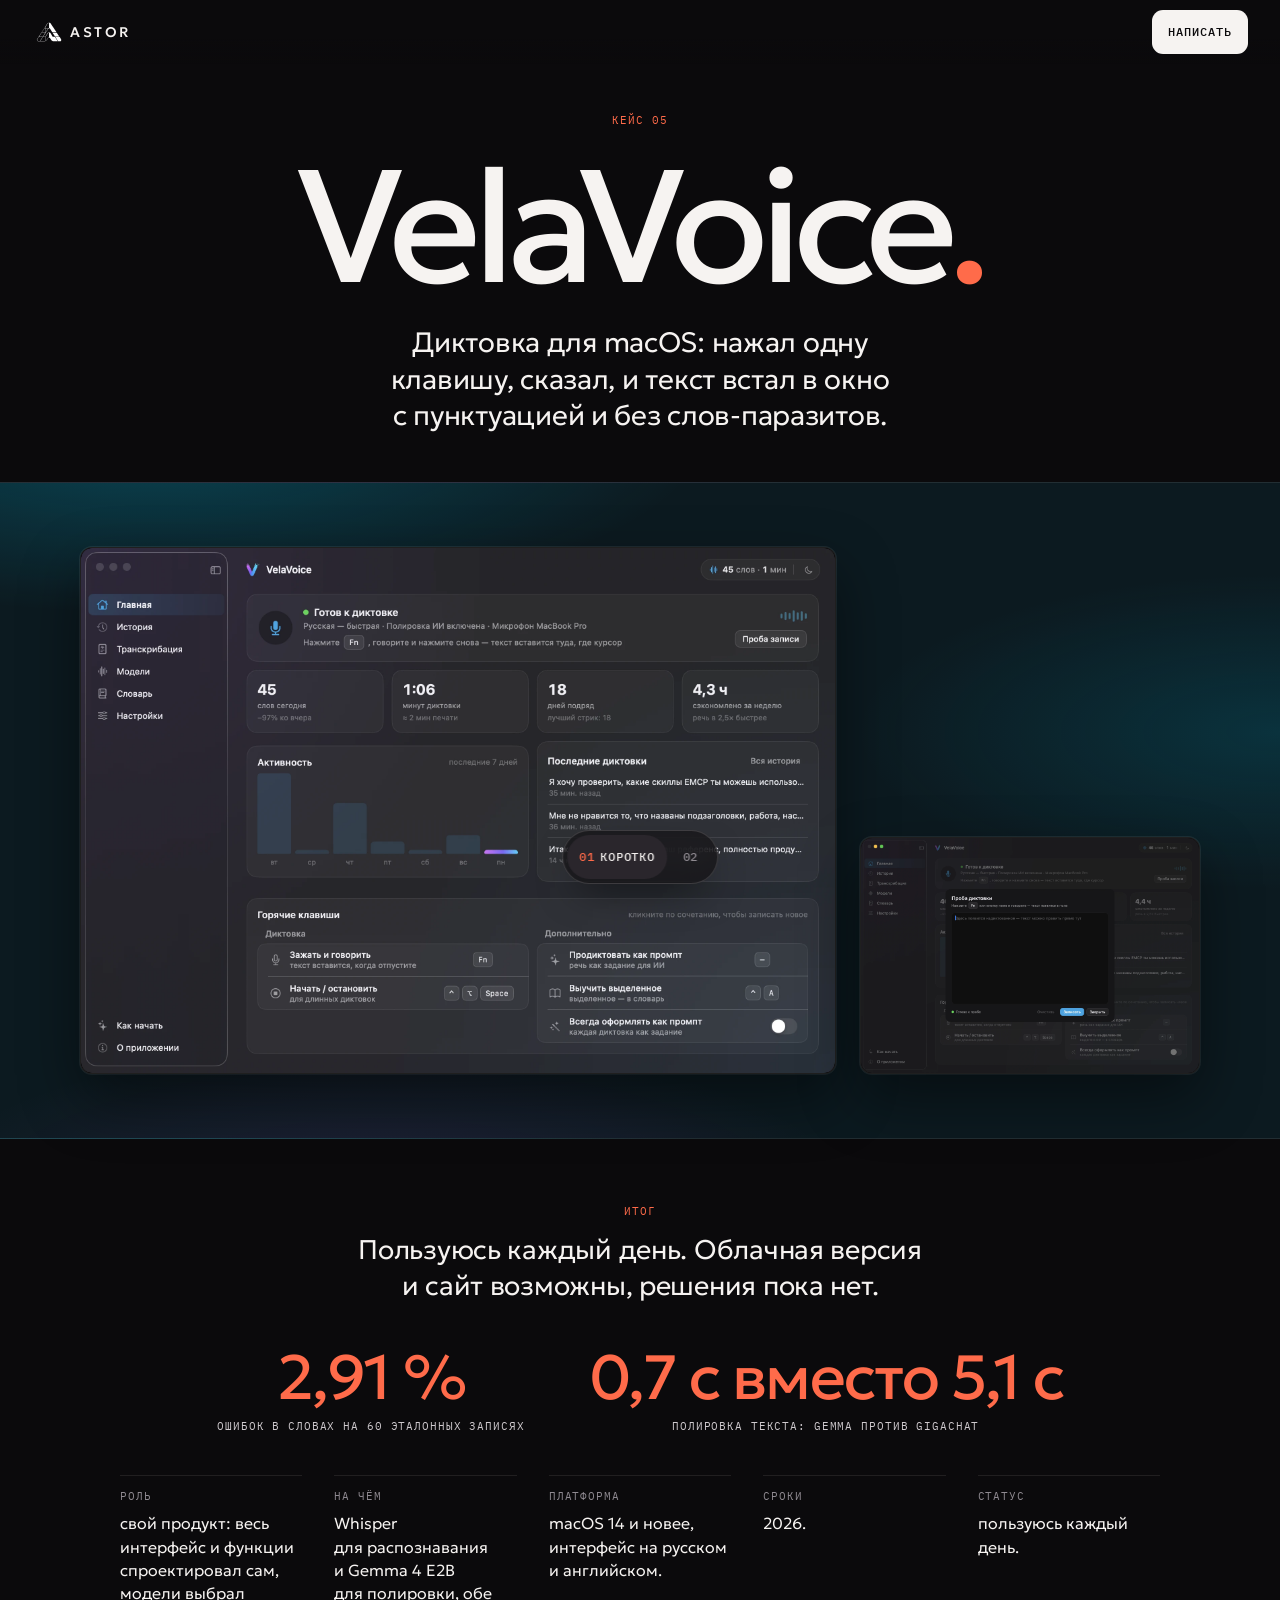
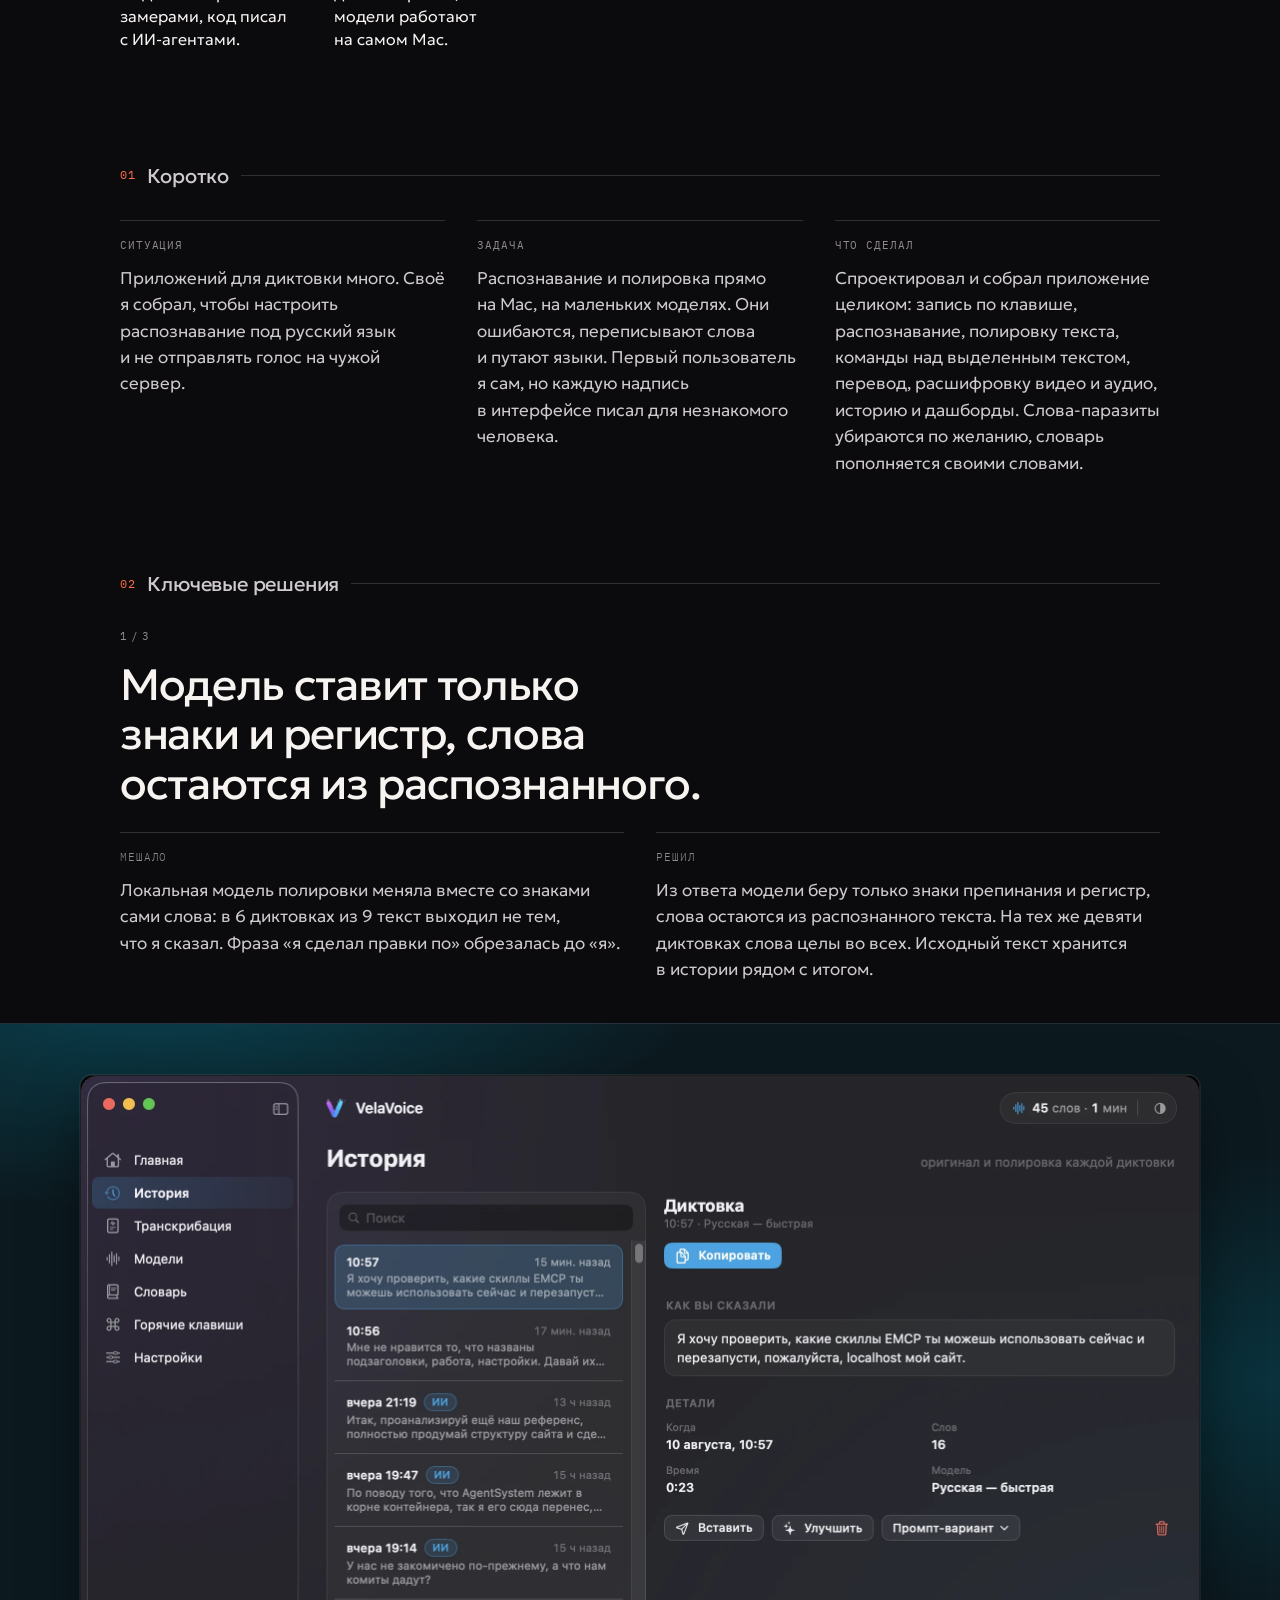
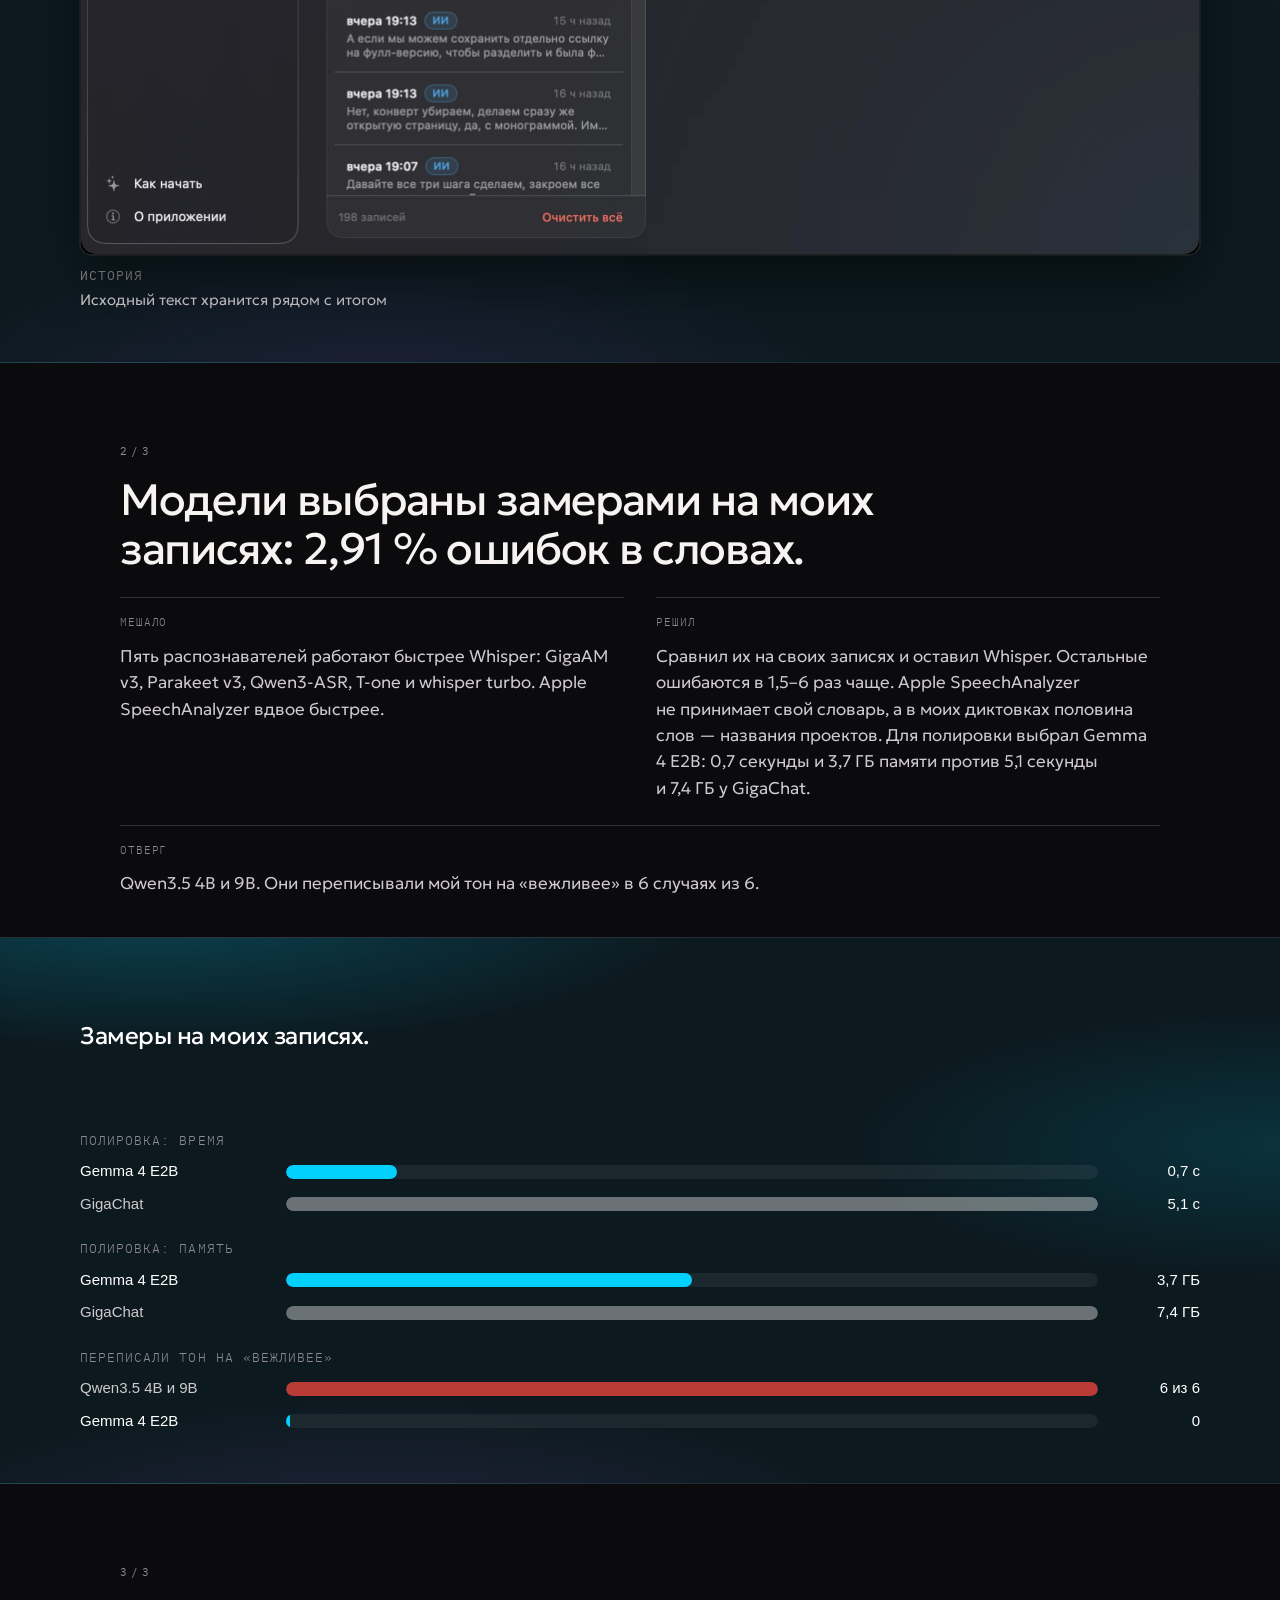
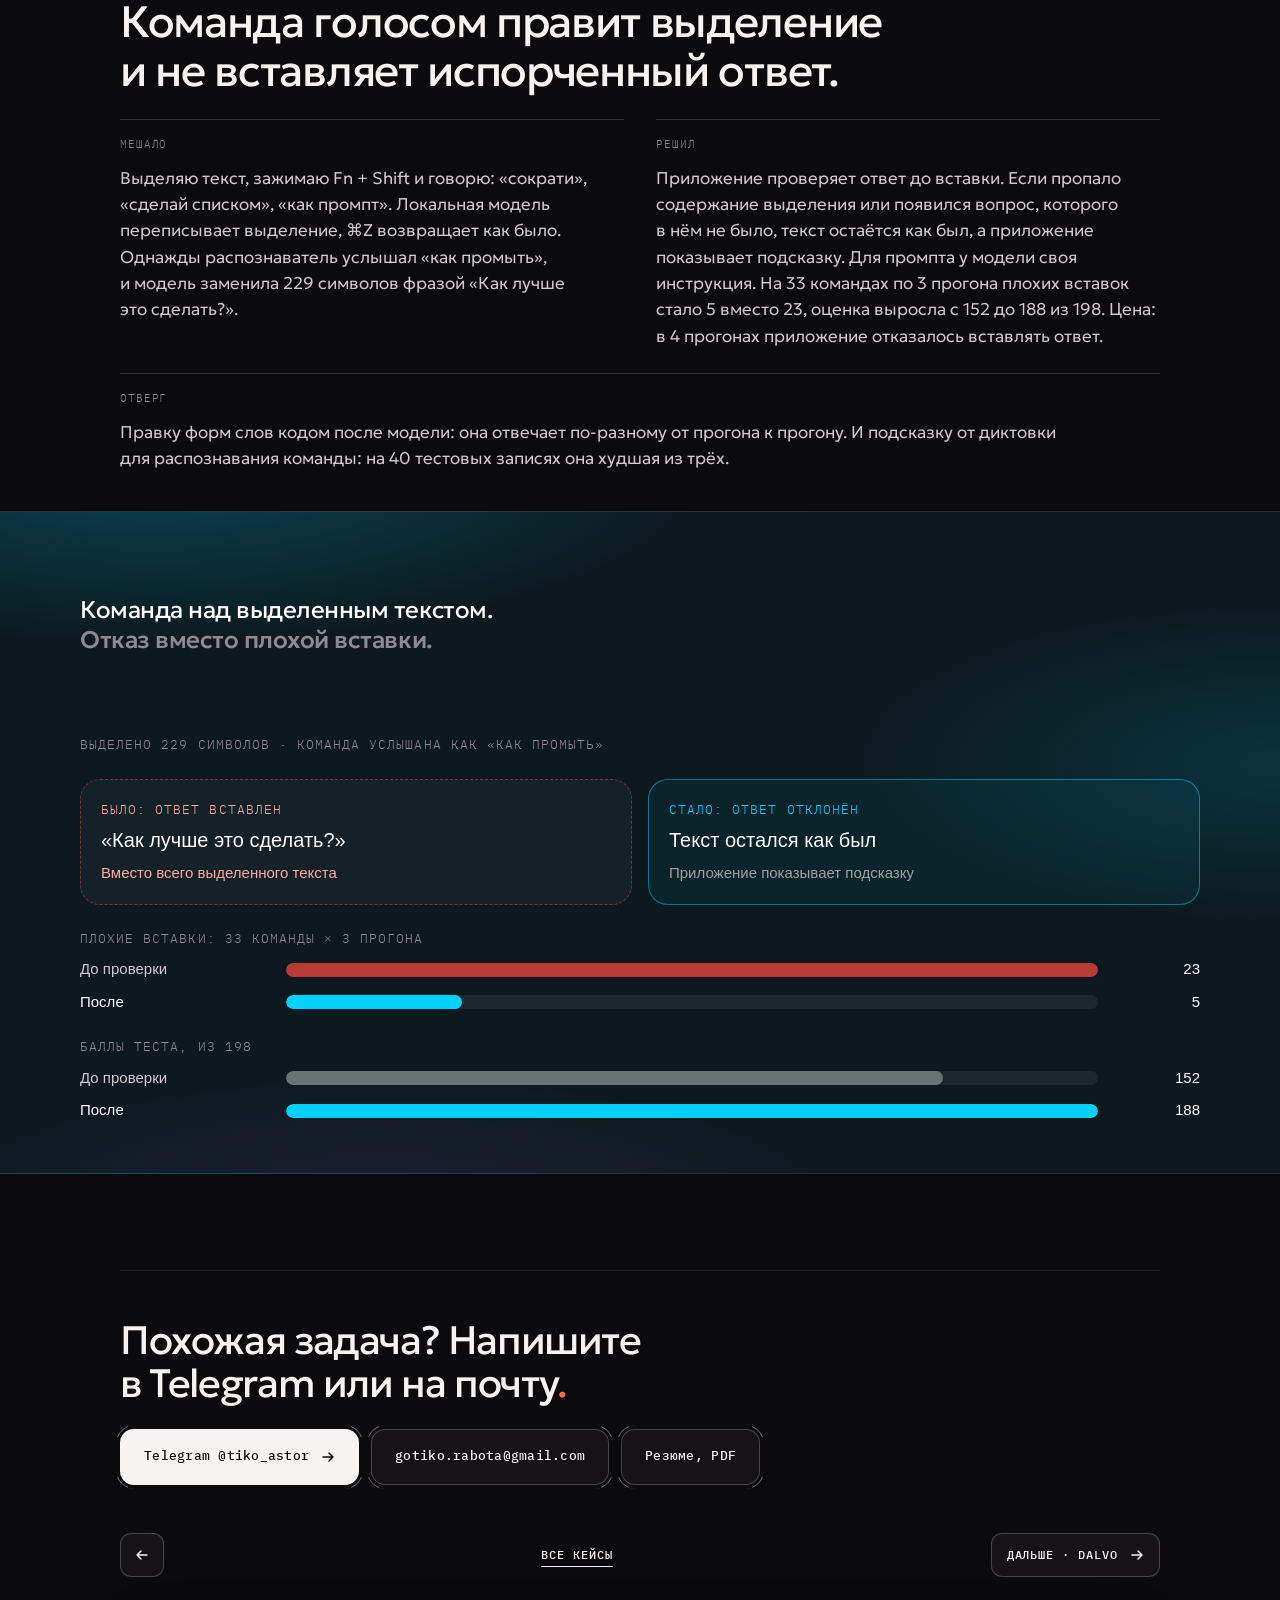
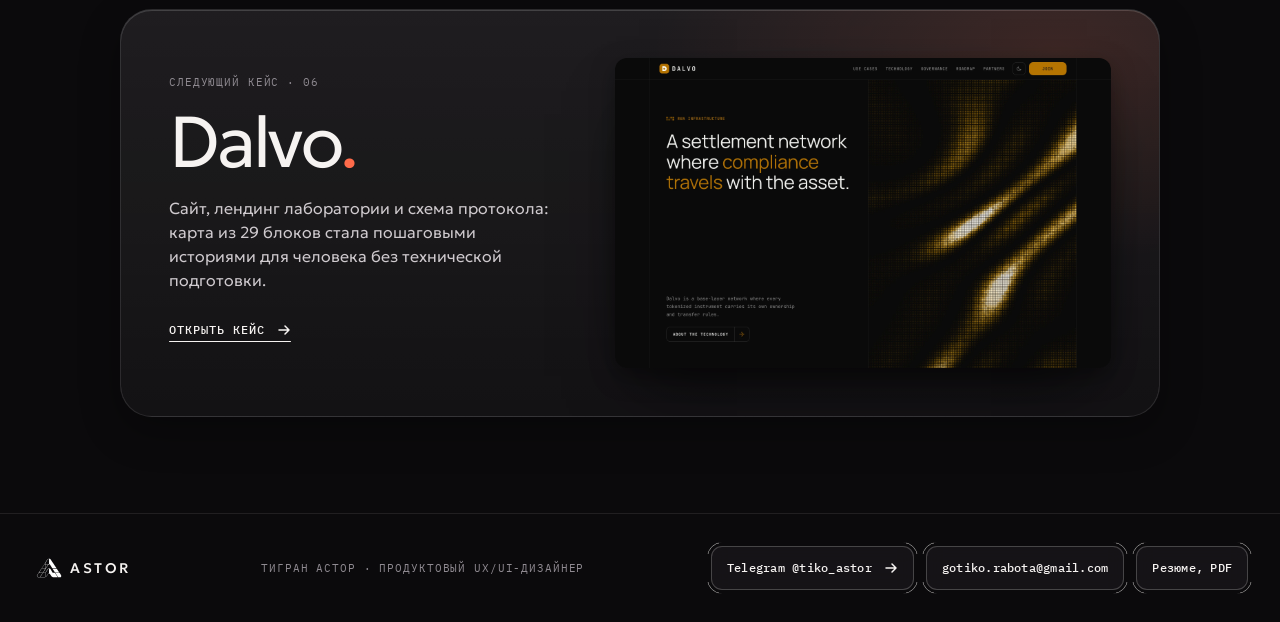
<file: portfolio/case-velavoice.html>
<!doctype html>
<html lang="ru" class="no-js">
<head>
<meta charset="utf-8">
<meta name="viewport" content="width=device-width, initial-scale=1, viewport-fit=cover">
<title>VelaVoice — диктовка для macOS · кейс Тиграна Астора</title>
<meta name="description" content="Диктовка для macOS: нажал одну клавишу, сказал, и текст встал в окно с пунктуацией и без слов-паразитов.">
<meta name="robots" content="noindex">
<link rel="icon" href="img/concept-v8-case/astor-mark.svg" type="image/svg+xml">
<link rel="preconnect" href="https://fonts.googleapis.com">
<link rel="preconnect" href="https://fonts.gstatic.com" crossorigin>
<link rel="stylesheet" href="https://fonts.googleapis.com/css2?family=Geologica:wght@300;400;500&family=IBM+Plex+Mono:wght@400;500&display=swap">
<link rel="stylesheet" href="css/concept-v9-case.css?v=11">
<script>document.documentElement.classList.remove("no-js");document.documentElement.classList.add("js");
</script>
</head>
<body>

<header class="bar">
  <a class="bar__logo" href="index.html" aria-label="Тигран Астор, на главную"><img src="img/concept-v8-case/astor-mark.svg" alt="" width="26" height="22"><span>ASTOR</span></a>
  <a class="btn btn--primary btn--nav bar__cta" href="https://t.me/tiko_astor" target="_blank" rel="noopener">Написать</a>
</header>

<main class="case case--velavoice" id="top" style="--sf-brand:#02d1fd;--sf-amber:#c75efb;--sf-page:#111114;--sf-surface:#1d1d22;--sf-raised:#26262c;--band:#0c1a20">
  <header class="hero">
    <div class="c-in hero__head"><p class="hero__k mono">Кейс 05</p><h1 class="hero__h">VelaVoice<b class="dot">.</b></h1><p class="hero__lead">Диктовка для&nbsp;macOS: нажал одну клавишу, сказал, и&nbsp;текст встал в&nbsp;окно с&nbsp;пунктуацией и&nbsp;без&nbsp;слов-паразитов.</p></div>
    <div class="band band--hero"><div class=hero__stage><div class="hs hs--desk"><div class="lay hs__c hs__c--win hs__c--main" style="--i:0"><div class="win win--app" role="img" aria-label="Главная VelaVoice: готов к диктовке, слова и минуты за день, последние диктовки"><img class="win__img" src="img/concept-v8-case/velavoice/home.webp" alt="" width="2240" height="1560" loading="lazy" decoding="async"></div></div><div class="lay hs__c hs__c--win" style="--i:1"><div class="win win--app" role="img" aria-label="Проба диктовки: окно с полем, куда появится надиктованный текст"><img class="win__img" src="img/concept-v8-case/velavoice/tryout.webp" alt="" width="2240" height="1560" loading="lazy" decoding="async"></div></div></div></div></div>
    <div class="c-in hero__sum"><div class="hero__out"><p class="mono hero__out-k">Итог</p><p class="hero__out-t">Пользуюсь каждый день. Облачная версия и&nbsp;сайт возможны, решения пока нет.</p></div><ul class="hero__facts" aria-label="Факты"><li><b>2,91&nbsp;%</b><span class="mono">ошибок в&nbsp;словах на&nbsp;60&nbsp;эталонных записях</span></li><li><b>0,7&nbsp;с&nbsp;вместо 5,1&nbsp;с</b><span class="mono">полировка текста: Gemma против GigaChat</span></li></ul><dl class="hero__pass" aria-label="Паспорт проекта"><div><dt class="mono">Роль</dt><dd>свой продукт: весь интерфейс и&nbsp;функции спроектировал сам, модели выбрал замерами, код писал с&nbsp;ИИ-агентами.</dd></div><div><dt class="mono">На&nbsp;чём</dt><dd>Whisper для&nbsp;распознавания и&nbsp;Gemma 4 E2B для&nbsp;полировки, обе модели работают на&nbsp;самом Mac.</dd></div><div><dt class="mono">Платформа</dt><dd>macOS 14&nbsp;и&nbsp;новее, интерфейс на&nbsp;русском и&nbsp;английском.</dd></div><div><dt class="mono">Сроки</dt><dd>2026.</dd></div><div><dt class="mono">Статус</dt><dd>пользуюсь каждый день.</dd></div></dl></div>
  </header>

    <section class="chap" id="ch-1" data-chap="0" aria-labelledby="h-1">
      <div class="c-in"><h2 class="c-h2" id="h-1"><span class="mono">01</span><span class="c-h2__t">Коротко</span></h2></div>
      <div class="c-in"><dl class="brief"><div><dt class="mono">Ситуация</dt><dd>Приложений для&nbsp;диктовки много. Своё я&nbsp;собрал, чтобы настроить распознавание под&nbsp;русский язык и&nbsp;не&nbsp;отправлять голос на&nbsp;чужой сервер.</dd></div><div><dt class="mono">Задача</dt><dd>Распознавание и&nbsp;полировка прямо на&nbsp;Mac, на&nbsp;маленьких моделях. Они ошибаются, переписывают слова и&nbsp;путают языки. Первый пользователь я&nbsp;сам, но&nbsp;каждую надпись в&nbsp;интерфейсе писал для&nbsp;незнакомого человека.</dd></div><div><dt class="mono">Что&nbsp;сделал</dt><dd>Спроектировал и&nbsp;собрал приложение целиком: запись по&nbsp;клавише, распознавание, полировку текста, команды над&nbsp;выделенным текстом, перевод, расшифровку видео и&nbsp;аудио, историю и&nbsp;дашборды. Слова-паразиты убираются по&nbsp;желанию, словарь пополняется своими словами.</dd></div></dl></div>
    </section>
    <section class="chap" id="ch-2" data-chap="1" aria-labelledby="h-2">
      <div class="c-in"><h2 class="c-h2" id="h-2"><span class="mono">02</span><span class="c-h2__t">Ключевые решения</span></h2></div>
      <article class="dec"><div class="c-in"><p class="dec__n mono" aria-hidden="true">1&#8201;/&#8201;3</p><h3 class="dec__h">Модель ставит только знаки и&nbsp;регистр, слова остаются из&nbsp;распознанного.</h3><dl class="dm__dl"><div><dt>Мешало</dt><dd>Локальная модель полировки меняла вместе со&nbsp;знаками сами слова: в&nbsp;6&nbsp;диктовках из&nbsp;9&nbsp;текст выходил не&nbsp;тем, что&nbsp;я&nbsp;сказал. Фраза «я&nbsp;сделал правки по» обрезалась до&nbsp;«я».</dd></div><div><dt>Решил</dt><dd>Из&nbsp;ответа модели беру только знаки препинания и&nbsp;регистр, слова остаются из&nbsp;распознанного текста. На&nbsp;тех же&nbsp;девяти диктовках слова целы во&nbsp;всех. Исходный текст хранится в&nbsp;истории рядом с&nbsp;итогом.</dd></div></dl></div><div class="band"><figure class="board "><figure class="cap"><div class="win win--app" role="img" aria-label="История: список диктовок и карточка одной диктовки, блок «Как вы сказали» с исходным текстом"><img class="win__img" src="img/concept-v8-case/velavoice/history.webp" alt="" width="2240" height="1560" loading="lazy" decoding="async"></div><figcaption><span class="mono">История</span>Исходный текст хранится рядом с&nbsp;итогом</figcaption></figure></figure></div></article><article class="dec"><div class="c-in"><p class="dec__n mono" aria-hidden="true">2&#8201;/&#8201;3</p><h3 class="dec__h">Модели выбраны замерами на&nbsp;моих записях: 2,91&nbsp;% ошибок в&nbsp;словах.</h3><dl class="dm__dl"><div><dt>Мешало</dt><dd>Пять распознавателей работают быстрее Whisper: GigaAM v3, Parakeet v3, Qwen3‑ASR, T-one и&nbsp;whisper turbo. Apple SpeechAnalyzer вдвое быстрее.</dd></div><div><dt>Решил</dt><dd>Сравнил их&nbsp;на&nbsp;своих записях и&nbsp;оставил Whisper. Остальные ошибаются в&nbsp;1,5–6&nbsp;раз чаще. Apple SpeechAnalyzer не&nbsp;принимает свой словарь, а&nbsp;в&nbsp;моих диктовках половина слов&nbsp;— названия проектов. Для&nbsp;полировки выбрал Gemma 4 E2B: 0,7&nbsp;секунды и&nbsp;3,7&nbsp;ГБ памяти против 5,1&nbsp;секунды и&nbsp;7,4&nbsp;ГБ у&nbsp;GigaChat.</dd></div><div><dt>Отверг</dt><dd>Qwen3.5 4B и&nbsp;9B. Они переписывали мой тон на&nbsp;«вежливее» в&nbsp;6&nbsp;случаях из&nbsp;6.</dd></div></dl></div><div class="band"><figure class="board board--dg2 "><header class="bh"><h4 class="bh__t">Замеры на&nbsp;моих записях.</h4></header><div class="dg2" role="img" aria-label="Полировка: Gemma 4 E2B 0,7 секунды и 3,7 ГБ против 5,1 секунды и 7,4 ГБ у GigaChat. Qwen3.5 переписывали тон в 6 случаях из 6. Распознавание: оставлен Whisper."><div class="hbs"><div class="hb"><p class="lane ">Полировка: время</p><div class="hb__r hb__r--ok"><span class="hb__l">Gemma 4 E2B</span><span class="hb__t"><i style="--w:0.137"></i></span><b>0,7&nbsp;с</b></div><div class="hb__r "><span class="hb__l">GigaChat</span><span class="hb__t"><i style="--w:1.000"></i></span><b>5,1&nbsp;с</b></div></div><div class="hb"><p class="lane ">Полировка: память</p><div class="hb__r hb__r--ok"><span class="hb__l">Gemma 4 E2B</span><span class="hb__t"><i style="--w:0.500"></i></span><b>3,7&nbsp;ГБ</b></div><div class="hb__r "><span class="hb__l">GigaChat</span><span class="hb__t"><i style="--w:1.000"></i></span><b>7,4&nbsp;ГБ</b></div></div><div class="hb"><p class="lane ">Переписали тон на&nbsp;«вежливее»</p><div class="hb__r hb__r--rej"><span class="hb__l">Qwen3.5 4B и&nbsp;9B</span><span class="hb__t"><i style="--w:1.000"></i></span><b>6 из&nbsp;6</b></div><div class="hb__r hb__r--ok"><span class="hb__l">Gemma 4 E2B</span><span class="hb__t"><i style="--w:0.000"></i></span><b>0</b></div></div></div></div></figure></div></article><article class="dec"><div class="c-in"><p class="dec__n mono" aria-hidden="true">3&#8201;/&#8201;3</p><h3 class="dec__h">Команда голосом правит выделение и&nbsp;не&nbsp;вставляет испорченный ответ.</h3><dl class="dm__dl"><div><dt>Мешало</dt><dd>Выделяю текст, зажимаю Fn + Shift и&nbsp;говорю: «сократи», «сделай списком», «как&nbsp;промпт». Локальная модель переписывает выделение, ⌘Z возвращает как&nbsp;было. Однажды распознаватель услышал «как&nbsp;промыть», и&nbsp;модель заменила 229&nbsp;символов фразой «Как&nbsp;лучше это&nbsp;сделать?».</dd></div><div><dt>Решил</dt><dd>Приложение проверяет ответ до&nbsp;вставки. Если пропало содержание выделения или&nbsp;появился вопрос, которого в&nbsp;нём не&nbsp;было, текст остаётся как&nbsp;был, а&nbsp;приложение показывает подсказку. Для&nbsp;промпта у&nbsp;модели своя инструкция. На&nbsp;33&nbsp;командах по&nbsp;3&nbsp;прогона плохих вставок стало 5&nbsp;вместо 23, оценка выросла с&nbsp;152&nbsp;до&nbsp;188&nbsp;из&nbsp;198. Цена: в&nbsp;4&nbsp;прогонах приложение отказалось вставлять ответ.</dd></div><div><dt>Отверг</dt><dd>Правку форм слов кодом после модели: она&nbsp;отвечает по-разному от&nbsp;прогона к&nbsp;прогону. И&nbsp;подсказку от&nbsp;диктовки для&nbsp;распознавания команды: на&nbsp;40&nbsp;тестовых записях она&nbsp;худшая из&nbsp;трёх.</dd></div></dl></div><div class="band"><figure class="board board--dg2 "><header class="bh"><h4 class="bh__t">Команда над&nbsp;выделенным текстом. <span>Отказ вместо плохой вставки.</span></h4></header><div class="dg2" role="img" aria-label="Команда над выделением: распознаватель услышал «как промыть», модель заменила 229 символов фразой «Как лучше это сделать?». Теперь такой ответ отклоняется, текст остаётся как был. На 33 командах по 3 прогона плохих вставок 23 → 5, оценка 152 → 188 из 198."><p class="lane">Выделено 229&nbsp;символов · команда услышана как «как промыть»</p><div class="cols"><div class="br br--rej"><p class="lane ">Было: ответ вставлен</p><p class="quote">«Как лучше это сделать?»</p><p class="dg-note dg-note--rej">Вместо всего выделенного текста</p></div><div class="br br--ok"><p class="lane lane--acc">Стало: ответ отклонён</p><p class="quote">Текст остался как был</p><p class="dg-note">Приложение показывает подсказку</p></div></div><div class="hbs"><div class="hb"><p class="lane ">Плохие вставки: 33 команды × 3&nbsp;прогона</p><div class="hb__r hb__r--rej"><span class="hb__l">До проверки</span><span class="hb__t"><i style="--w:1.000"></i></span><b>23</b></div><div class="hb__r hb__r--ok"><span class="hb__l">После</span><span class="hb__t"><i style="--w:0.217"></i></span><b>5</b></div></div><div class="hb"><p class="lane ">Баллы теста, из&nbsp;198</p><div class="hb__r "><span class="hb__l">До проверки</span><span class="hb__t"><i style="--w:0.809"></i></span><b>152</b></div><div class="hb__r hb__r--ok"><span class="hb__l">После</span><span class="hb__t"><i style="--w:1.000"></i></span><b>188</b></div></div></div></div></figure></div></article>
    </section>

  <div class="c-in end" data-end>
    <section class="ask" aria-labelledby="ask-h"><h2 class="ask__h" id="ask-h">Похожая задача? Напишите в&nbsp;Telegram или на&nbsp;почту<b class="dot">.</b></h2><div class="ask__btns"><a class="btn btn--primary btn--lg" href="https://t.me/tiko_astor" target="_blank" rel="noopener" data-arrow="right">Telegram @tiko_astor</a><a class="btn btn--lg" href="mailto:gotiko.rabota@gmail.com">gotiko.rabota@gmail.com</a><a class="btn btn--lg" href="Tigran-Astor-CV.pdf" target="_blank" rel="noopener">Резюме, PDF</a></div></section>
    <nav class="cnav" aria-label="Переход между кейсами"><a class="btn btn--icon btn--nav cnav__prev" href="case-olmoz.html" rel="prev" aria-label="Предыдущий кейс: OLMOZ" title="OLMOZ" data-arrow="left"></a><a class="tlink cnav__all" href="index.html#cases" data-arrow="">Все кейсы</a><a class="btn btn--nav cnav__next" href="case-dalvo.html" rel="next" aria-label="Следующий кейс: Dalvo" data-arrow="right">Дальше<span class="cnav__nm">&nbsp;· Dalvo</span></a></nav>
    <a class="next" href="case-dalvo.html" aria-label="Следующий кейс: Dalvo" data-tlink-host><span class="next__txt"><span class="next__k mono">Следующий кейс · 06</span><span class="next__name">Dalvo<b class="dot">.</b></span><span class="next__lead">Сайт, лендинг лаборатории и&nbsp;схема протокола: карта из&nbsp;29&nbsp;блоков стала пошаговыми историями для&nbsp;человека без&nbsp;технической подготовки.</span><span class="tlink next__go">Открыть кейс</span></span><span class="next__media next__media--desk"><img src="img/concept-v8-case/dalvo/s-hero.webp" alt="" width="2880" height="1800" loading="lazy" decoding="async"></span></a>
  </div>
</main>

<nav class="dock" aria-label="Главы кейса" data-dock><div class="dock__ch"><a class="dk" href="#ch-1" data-dk="0" aria-label="01 Коротко"><i>01</i><span>Коротко</span></a><a class="dk" href="#ch-2" data-dk="1" aria-label="02 Решения"><i>02</i><span>Решения</span></a></div></nav>

<footer class="foot">
  <a class="bar__logo" href="index.html" aria-label="Тигран Астор, на главную"><img src="img/concept-v8-case/astor-mark.svg" alt="" width="26" height="22"><span>ASTOR</span></a>
  <span class="mono">Тигран Астор · продуктовый UX/UI-дизайнер</span>
  <div class="foot__links">
    <a class="btn btn--sm btn--plain foot__link" href="https://t.me/tiko_astor" target="_blank" rel="noopener" data-arrow="right">Telegram @tiko_astor</a>
    <a class="btn btn--sm btn--plain foot__link" href="mailto:gotiko.rabota@gmail.com">gotiko.rabota@gmail.com</a>
    <a class="btn btn--sm btn--plain foot__link" href="Tigran-Astor-CV.pdf" target="_blank" rel="noopener">Резюме, PDF</a>
  </div>
</footer>

<script src="js/concept-v9-case.js?v=11" defer></script>
</body>
</html>
</file>
<file: portfolio/css/concept-v9-case.css>
:root {
  
  --ink-0: #0b0a0c;
  --ink-50: #121114;
  --ink-100: #18161a;
  --ink-150: #201d22;
  --ink-200: #2a262c;
  --ink-500: #8f8a91;
  --ink-700: #cfcace;
  --ink-900: #f6f3f1;
  --ink-line: rgb(246 243 241 / 0.09);
  --ink-line-strong: rgb(246 243 241 / 0.16);
  --ink-scrim: rgb(8 7 9 / 0.86);
  --ink-glass: rgb(18 17 20 / 0.72);
  --ink-shadow: rgb(8 4 10 / 0.42);

  
  --coral-500: #ff6b4a;
  --peach-200: #f8cfb2;
  --peach-400: #f2906f;
  --indigo-400: #5651e0;
  --indigo-600: #2f2ca3;
  --amber-500: #e08a3c;

  
  --sf-brand: #ff7c2e;
  --sf-amber: #ffb731;
  --sf-income: #30d158;
  --sf-danger: #ff453a;
  --sf-white: #ffffff;
  --sf-surface: #171717;
  --sf-page: #000000;
  --sf-font: -apple-system, "SF Pro Text", Roboto, "Helvetica Neue", Arial, sans-serif;

  
  --f-family: "Geologica", "Helvetica Neue", Arial, sans-serif;
  --f-mono: "IBM Plex Mono", ui-monospace, Menlo, monospace;
  --f-11: 0.6875rem;
  --f-12: 0.75rem;
  --f-14: 0.875rem;
  --f-15: 0.9375rem;
  --f-16: 1rem;
  --f-20: 1.25rem;
  --f-24: 1.5rem;
  --f-32: 2rem;
  --f-big: clamp(1.75rem, 1.2rem + 1.6vw, 2.75rem);

  
  --s-4: 4px; --s-8: 8px; --s-12: 12px; --s-16: 16px; --s-20: 20px; --s-24: 24px;
  --s-32: 32px; --s-40: 40px; --s-48: 48px; --s-64: 64px; --s-96: 96px;

  
  --r-12: 12px; --r-20: 20px; --r-32: 32px; --r-pill: 999px;

  
  --spring:
    linear(0, 0.0042, 0.0157, 0.0333, 0.0557, 0.0819, 0.1111, 0.1424, 0.1753, 0.2093,
    0.2438, 0.2786, 0.3132, 0.3474, 0.381, 0.4139, 0.4459, 0.4769, 0.5068, 0.5355,
    0.5631, 0.5895, 0.6146, 0.6386, 0.6614, 0.683, 0.7035, 0.7228, 0.7411, 0.7583,
    0.7745, 0.7898, 0.8042, 0.8176, 0.8303, 0.8421, 0.8532, 0.8635, 0.8732, 0.8823,
    0.8907, 0.8986, 0.906, 0.9128, 0.9192, 0.9251, 0.9306, 0.9358, 0.9406, 0.945,
    0.9491, 0.9529, 0.9565, 0.9598, 0.9628, 0.9656, 0.9683, 0.9707, 0.9729, 0.975,
    0.9769, 0.9787, 0.9804, 0.9819, 0.9833, 0.9846, 0.9858, 0.9869, 0.9879, 0.9889,
    0.9898, 0.9906, 0.9913, 0.992, 0.9926, 0.9932, 0.9938, 0.9943, 0.9947, 1);
  --dur-quick: 356ms;
  --dur-gentle: 593ms;
  --dur-scene: 901ms;
  --ease-fade: cubic-bezier(0.4, 0, 0.2, 1);
  --dur-fade: 200ms;
  --stagger: 40ms;

  
  --bg: var(--ink-0);
  --surface-1: var(--ink-50);
  --surface-2: var(--ink-100);
  --surface-3: var(--ink-150);
  --surface-4: var(--ink-200);
  --line: var(--ink-line);
  --line-strong: var(--ink-line-strong);
  --text: var(--ink-900);
  --text-2: var(--ink-700);
  --text-3: var(--ink-500);
  --accent: var(--coral-500);
  --warn: var(--amber-500);
  --btn-bg: var(--ink-900);
  --btn-text: var(--ink-0);
  --glass: var(--ink-glass);
  --shadow-screen: 0 32px 64px -24px rgb(0 0 0 / 0.7), 0 8px 24px rgb(0 0 0 / 0.35);
  --grad-peach: radial-gradient(120% 90% at 18% 10%, var(--peach-200) 0%, transparent 60%), radial-gradient(110% 100% at 90% 100%, var(--coral-500) 0%, transparent 62%), linear-gradient(160deg, var(--peach-400), var(--coral-500));
  --grad-indigo: radial-gradient(100% 80% at 85% 0%, var(--indigo-400) 0%, transparent 62%), radial-gradient(90% 90% at 10% 100%, var(--peach-400) 0%, transparent 55%), linear-gradient(170deg, var(--indigo-400), var(--indigo-600));
  --grad-dark: radial-gradient(80% 70% at 20% 100%, rgb(224 138 60 / 0.22) 0%, transparent 65%), radial-gradient(70% 60% at 90% 0%, rgb(86 81 224 / 0.18) 0%, transparent 60%), linear-gradient(var(--ink-100), var(--ink-50));
  
  --sf-glow-1: color-mix(in srgb, var(--sf-brand) 24%, transparent);
  --sf-glow-2: color-mix(in srgb, var(--sf-amber) 12%, transparent);
  --sf-glow-3: color-mix(in srgb, color-mix(in srgb, var(--sf-brand) 70%, #000) 20%, transparent);
  --sf-gradient-glow:
    radial-gradient(70% 45% at 12% -8%, var(--sf-glow-1), transparent 62%),
    radial-gradient(55% 40% at 100% 38%, var(--sf-glow-3), transparent 60%),
    radial-gradient(60% 40% at 30% 110%, var(--sf-glow-2), transparent 62%);
  
  --device-body: #1b1b1d;
  --device-edge: rgb(255 255 255 / 0.14);
  --tg-bg: #121514;
  --tg-head: #0b0d0c;
  --tg-line: rgb(255 255 255 / 0.08);
  --tg-pill: rgb(255 255 255 / 0.12);
  --tg-muted: #8d8f8e;
  --tg-in: #232524;
  --tg-kb: #2a2c2b;
  --tg-out: #7262c2;
  --tg-out-muted: rgb(255 255 255 / 0.7);
  --tg-photo: #3a2f26;
  --tg-paper: #f4f0e6;
  --tg-ink: #2a2622;
  --tg-receipt-red: #c0263a;
  --tap: 44px;
  --bar-h: 64px;
  --col-gap: clamp(var(--s-24), 2.5vw, 36px);
  --page-x: clamp(var(--s-16), 2.5vw, 36px);
  --board-gap: var(--s-24);

  color-scheme: dark;
}


*, *::before, *::after { box-sizing: border-box; }
html { -webkit-text-size-adjust: 100%; scroll-padding-top: calc(var(--bar-h) + var(--s-16)); }
body {
  margin: 0; background: var(--bg); color: var(--text);
  font-family: var(--f-family); font-weight: 300; font-size: var(--f-16); line-height: 1.5;
  -webkit-font-smoothing: antialiased; overflow-x: clip;
}
img { max-width: 100%; display: block; }
a { color: inherit; text-decoration: none; }
[hidden] { display: none !important; }
:focus-visible { outline: 2px solid var(--accent); outline-offset: 3px; border-radius: var(--r-12); }
h1, h2, h3, p, figure, dl, dd, ol, ul { margin: 0; }
ol, ul { padding: 0; list-style: none; }
h1, h2 { font-weight: 400; text-wrap: balance; }
p { text-wrap: pretty; }
.mono { font-family: var(--f-mono); font-size: var(--f-11); font-weight: 400; letter-spacing: 0.08em; text-transform: uppercase; color: var(--text-3); }
.dot { color: var(--accent); font-weight: inherit; }


.bar {
  position: fixed; inset: 0 0 auto; z-index: 20; height: calc(var(--bar-h) + env(safe-area-inset-top, 0px));
  padding: env(safe-area-inset-top, 0px) var(--page-x) 0;
  display: flex; align-items: center; justify-content: space-between;
  background: linear-gradient(var(--bg) 60%, transparent);
}
.bar__logo { display: inline-flex; align-items: center; gap: var(--s-8); min-height: var(--tap); padding-inline: var(--s-4); border-radius: var(--r-pill); }
.bar__logo img { width: 26px; height: auto; }
.bar__logo span { font-size: var(--f-14); font-weight: 500; letter-spacing: 0.18em; }


.sr { position: absolute; width: 1px; height: 1px; margin: -1px; padding: 0; overflow: hidden; clip: rect(0 0 0 0); white-space: nowrap; border: 0; }



.board { position: relative; border-radius: var(--r-20); background: var(--sf-page); border: 1px solid var(--line); padding: var(--s-24); display: grid; gap: var(--s-20); }
.board__label { color: var(--text-3); }
.board__cap { font-size: var(--f-14); color: var(--text-3); line-height: 1.4; }
.board__cap .mono { display: block; margin-bottom: var(--s-4); color: var(--text-2); }


.board--glow { isolation: isolate; }
.plate {
  position: absolute; inset: 0; z-index: -1; overflow: hidden; border-radius: inherit;
  background: var(--plate, none) center / cover no-repeat, var(--sf-gradient-glow), var(--sf-page);
}

.bh { display: flex; justify-content: space-between; align-items: flex-start; gap: var(--s-16); }
.bh__t { font-family: var(--sf-font); font-size: var(--f-20); font-weight: 600; line-height: 1.25; letter-spacing: -0.01em; color: var(--sf-white); max-width: 36rem; text-wrap: balance; }
.bh__t span { display: block; font-weight: 500; color: var(--text-3); }
.bmark { flex: none; display: inline-flex; align-items: center; gap: var(--s-8); font-family: var(--sf-font); font-size: var(--f-12); font-weight: 600; color: var(--text-2); }
.bmark img { width: 20px; height: 20px; border-radius: 5px; }
.board--glow .cell figcaption { color: var(--text-2); }
.board--glow .cell .mono { color: var(--text); }


.device { container-type: inline-size; width: 100%; max-width: var(--device-max, 260px); margin-inline: auto; }
.device__frame {
  padding: 2.4cqw; border-radius: 15cqw; background: var(--device-body);
  box-shadow: inset 0 0 0 1px var(--device-edge), var(--shadow-screen);
}
.device__screen {
  container-type: inline-size; aspect-ratio: 1170 / 2532; border-radius: 12.6cqw; overflow: hidden; 
  background: var(--sf-page); position: relative;
}
.device__screen > img { display: block; width: 100%; height: 100%; }

.device--flat .device__frame { padding: 0; border-radius: 0; background: none; box-shadow: none; }
.device--flat .device__screen { border-radius: 7cqw; box-shadow: 0 0 0 1px var(--line-strong), var(--shadow-screen); }


.frag { container-type: inline-size; width: 100%; max-width: 34rem; margin-inline: auto; padding-block: var(--s-8); }
.chat.chat--frag { --u: calc(100cqw / 300); position: relative; inset: auto; background: none; }
.chat.chat--frag .tg-body { padding: 0; overflow: visible; }


.wall { display: grid; grid-template-columns: repeat(6, minmax(0, 1fr)); gap: var(--s-12); align-items: end; }
.wall .device { max-width: none; }


.chat { --u: calc(100cqw / 390); position: absolute; inset: 0; display: flex; flex-direction: column; font-family: var(--sf-font); color: var(--sf-white); background: var(--tg-bg); font-size: calc(15 * var(--u)); line-height: 1.32; }
.tg-head { flex: none; display: grid; grid-template-columns: 1fr auto 1fr; align-items: center; height: calc(64 * var(--u)); padding: calc(10 * var(--u)) calc(12 * var(--u)) 0; background: var(--tg-head); border-bottom: 1px solid var(--tg-line); }
.tg-back { display: inline-flex; align-items: center; gap: calc(6 * var(--u)); }
.tg-back svg { width: calc(11 * var(--u)); height: calc(19 * var(--u)); }
.tg-back i { font-style: normal; font-size: calc(12 * var(--u)); display: grid; place-items: center; width: calc(22 * var(--u)); height: calc(22 * var(--u)); border-radius: 50%; background: var(--tg-pill); }
.tg-title { display: grid; justify-items: center; line-height: 1.15; }
.tg-title b { font-weight: 600; font-size: calc(17 * var(--u)); }
.tg-title small { font-size: calc(12 * var(--u)); color: var(--tg-muted); }
.tg-ava { justify-self: end; width: calc(34 * var(--u)); height: calc(34 * var(--u)); border-radius: 50%; }
.tg-body { flex: 1; min-height: 0; overflow: hidden; display: flex; flex-direction: column; justify-content: flex-end; gap: calc(6 * var(--u)); padding: 0 calc(8 * var(--u)) calc(8 * var(--u)); }
.tg-date { align-self: center; margin-block: calc(4 * var(--u)); padding: calc(2 * var(--u)) calc(9 * var(--u)); border-radius: calc(10 * var(--u)); background: var(--tg-pill); color: var(--tg-muted); font-size: calc(12 * var(--u)); font-weight: 600; }
.msg { position: relative; max-width: 84%; padding: calc(7 * var(--u)) calc(10 * var(--u)) calc(8 * var(--u)); border-radius: calc(16 * var(--u)); }
.msg time { float: right; display: inline-flex; align-items: center; gap: calc(3 * var(--u)); margin: calc(6 * var(--u)) 0 0 calc(10 * var(--u)); font-size: calc(11 * var(--u)); color: var(--tg-muted); }
.msg--out { align-self: flex-end; background: var(--tg-out); }
.msg--out time { color: var(--tg-out-muted); }
.tick { width: calc(14 * var(--u)); height: calc(9 * var(--u)); }
.msg--in { align-self: flex-start; background: var(--tg-in); display: grid; }
.msg--in b { font-weight: 600; }
.msg--in .gap { margin-top: calc(6 * var(--u)); }
.msg--in time { justify-self: end; margin-top: calc(-4 * var(--u)); }
.tg-kb { display: grid; grid-template-columns: 1fr 1fr; gap: calc(4 * var(--u)); width: 84%; margin-top: calc(-2 * var(--u)); }
.tg-kb span { display: grid; place-items: center; height: calc(36 * var(--u)); border-radius: calc(10 * var(--u)); background: var(--tg-kb); font-size: calc(14 * var(--u)); font-weight: 500; }
.tg-kb .w { grid-column: 1 / -1; }
.msg--voice { display: flex; align-items: center; gap: calc(8 * var(--u)); flex-wrap: wrap; width: 72%; padding: calc(8 * var(--u)) calc(10 * var(--u)); }
.msg--voice .play { display: grid; place-items: center; width: calc(36 * var(--u)); height: calc(36 * var(--u)); border-radius: 50%; background: var(--sf-white); color: var(--tg-out); }
.msg--voice .play svg { width: calc(12 * var(--u)); height: calc(14 * var(--u)); margin-left: calc(2 * var(--u)); }
.wave { flex: 1; display: flex; align-items: center; gap: calc(2 * var(--u)); height: calc(24 * var(--u)); }
.wave i { flex: 1; height: calc(var(--h) * 1%); border-radius: calc(2 * var(--u)); background: var(--sf-white); opacity: 0.9; }
.msg--voice small { font-size: calc(11 * var(--u)); color: var(--tg-out-muted); margin-left: calc(44 * var(--u)); margin-top: calc(-6 * var(--u)); }
.msg--voice time { margin: calc(-6 * var(--u)) 0 0 auto; }
.msg--photo { align-self: flex-end; width: 62%; padding: calc(16 * var(--u)) calc(14 * var(--u)) calc(30 * var(--u)); background: var(--tg-photo); border-radius: calc(16 * var(--u)); }
.msg--photo time { position: absolute; right: calc(8 * var(--u)); bottom: calc(6 * var(--u)); margin: 0; padding: calc(1 * var(--u)) calc(6 * var(--u)); border-radius: calc(8 * var(--u)); background: rgb(0 0 0 / 0.45); color: var(--sf-white); }
.receipt { display: grid; gap: calc(3 * var(--u)); padding: calc(10 * var(--u)) calc(10 * var(--u)) calc(8 * var(--u)); background: var(--tg-paper); color: var(--tg-ink); font-family: var(--f-mono); font-size: calc(8 * var(--u)); line-height: 1.3; transform: rotate(-2deg); box-shadow: 0 calc(6 * var(--u)) calc(14 * var(--u)) rgb(0 0 0 / 0.4); }
.receipt > b { justify-self: center; font-family: var(--sf-font); font-size: calc(13 * var(--u)); font-weight: 700; letter-spacing: 0.06em; color: var(--tg-receipt-red); }
.receipt > small { justify-self: center; font-size: calc(6.5 * var(--u)); opacity: 0.7; }
.receipt dl { display: grid; gap: calc(1 * var(--u)); margin-top: calc(4 * var(--u)); }
.receipt dl div, .receipt p { display: flex; justify-content: space-between; }
.receipt dd { margin: 0; }
.receipt p { padding-top: calc(4 * var(--u)); border-top: 1px dashed currentColor; font-weight: 700; font-size: calc(9 * var(--u)); }
.receipt .bars { height: calc(14 * var(--u)); margin-top: calc(2 * var(--u)); background: repeating-linear-gradient(90deg, var(--tg-ink) 0 1px, transparent 1px 3px, var(--tg-ink) 3px 5px, transparent 5px 6px); }
.tg-input { flex: none; display: flex; align-items: center; gap: calc(10 * var(--u)); height: calc(70 * var(--u)); padding: 0 calc(12 * var(--u)) calc(16 * var(--u)); background: var(--tg-head); border-top: 1px solid var(--tg-line); color: var(--tg-muted); }
.tg-plus { font-size: calc(26 * var(--u)); line-height: 1; font-weight: 300; }
.tg-field { flex: 1; padding: calc(7 * var(--u)) calc(14 * var(--u)); border-radius: calc(18 * var(--u)); border: 1px solid var(--tg-line); font-size: calc(15 * var(--u)); }
.tg-mic { width: calc(15 * var(--u)); height: calc(21 * var(--u)); }


.board--hero .row { padding-top: var(--s-16); }


.row { display: grid; gap: var(--s-16) var(--s-24); align-items: end; }
.row--3 { grid-template-columns: repeat(3, minmax(0, 1fr)); }
.row--2 { grid-template-columns: repeat(2, minmax(0, 1fr)); max-width: 36rem; margin-inline: auto; width: 100%; }
.row .cell { align-self: start; }
.cell { display: grid; gap: var(--s-12); }
.cell figcaption { font-size: var(--f-14); line-height: 1.4; }
.cell figcaption .mono { display: block; margin-bottom: var(--s-4); }
.board--screens { padding-block: var(--s-40) var(--s-24); }


.board--dg { background: var(--sf-page); }
.dg-scroll { overflow-x: auto; margin-inline: calc(var(--s-24) * -1); padding-inline: var(--s-24); scrollbar-width: thin; }
.dg { display: block; width: 100%; min-width: 720px; height: auto; font-family: var(--sf-font); }
.s-box { fill: var(--sf-surface); stroke: var(--line-strong); stroke-width: 1; }
.s-bub { fill: var(--tg-out); }
.s-ok { fill: color-mix(in srgb, var(--sf-brand) 10%, transparent); stroke: var(--accent); }
.s-warn { fill: rgb(255 69 58 / 0.08); stroke: var(--warn); stroke-dasharray: 5 4; }
.s-dia { fill: var(--sf-surface); stroke: var(--line-strong); }
.s-ln { fill: none; stroke: var(--text-3); stroke-width: 1.5; }
.s-acc-ln { stroke: var(--accent); }
.s-warn-ln { stroke: var(--warn); }
.s-div { stroke: var(--line-strong); stroke-dasharray: 4 6; }
.s-arh { fill: var(--text-3); }
.s-arh-a { fill: var(--accent); }
.s-arh-w { fill: var(--warn); }
.s-t { fill: var(--text); font-size: 17px; font-weight: 400; }
.s-m { fill: var(--text-2); font-size: 15px; font-weight: 300; }
.s-on-bub { fill: var(--text); }
.s-lab { fill: var(--text-3); font-family: var(--f-mono); font-size: 12px; letter-spacing: 0.08em; }
.s-acc { fill: var(--accent); }
.s-warn-t { fill: var(--warn); }
.s-big { font-size: 40px; letter-spacing: -0.02em; font-weight: 400; }
.s-mute { fill: var(--text-3); }
.s-cell { fill: var(--sf-surface); stroke: var(--line); }
.s-bad .s-cell.on { fill: var(--text-3); }
.s-good .s-cell.on { fill: var(--accent); }


.dg.is-armed .dr { stroke-dasharray: 1 1; stroke-dashoffset: 1; fill-opacity: 0; }
.dg.is-armed .fd { opacity: 0; }
.dg.is-armed:not(.is-done) .dr { marker-end: none; }
.dg.is-armed.is-in .dr {
  stroke-dashoffset: 0; fill-opacity: 1;
  transition: stroke-dashoffset var(--dur-scene) var(--ease-fade) calc(var(--i, 0) * var(--stagger)),
    fill-opacity var(--dur-gentle) var(--ease-fade) calc(var(--i, 0) * var(--stagger) + var(--dur-fade));
}
.dg.is-armed.is-in .fd { opacity: 1; transition: opacity var(--dur-gentle) var(--ease-fade) calc(var(--i, 0) * var(--stagger)); }



.redo { display: grid; grid-template-columns: repeat(2, minmax(0, 1fr)); gap: var(--s-16); }
.redo__card { display: grid; gap: var(--s-8); align-content: start; padding: var(--s-20); border-radius: var(--r-20); background: var(--sf-surface); border: 1px solid var(--line); }
.redo__card p:not(.mono) { color: var(--text-2); font-size: var(--f-15); }
.redo__card p:not(.mono):last-child { color: var(--text); }
.redo__now { margin-top: var(--s-12); padding-top: var(--s-12); border-top: 1px solid var(--line); color: var(--accent) !important; }


.board--ds { background: var(--sf-page); }
.ds { display: grid; grid-template-columns: minmax(0, 1fr) minmax(0, 1.4fr); gap: var(--s-24); }
.ds__brand { display: grid; gap: var(--s-16); align-content: start; }
.ds__brand img { width: 96px; height: 96px; border-radius: var(--r-20); }
.ds__rule { font-family: var(--sf-font); font-size: var(--f-16); font-weight: 500; line-height: 1.35; color: var(--sf-white); max-width: 22ch; }
.ds__progress { display: block; height: 8px; border-radius: var(--r-pill); background: var(--sf-surface); max-width: 16rem; }
.ds__progress span { display: block; width: 62%; height: 100%; border-radius: inherit; background: linear-gradient(to right, var(--sf-brand), var(--sf-amber)); }
.ds__swatches { display: grid; grid-template-columns: repeat(3, minmax(0, 1fr)); gap: var(--s-12); }
.ds__swatches li { display: grid; gap: var(--s-4); font-size: var(--f-12); color: var(--text-3); }
.ds__swatches i { display: block; aspect-ratio: 16 / 10; border-radius: var(--r-12); background: var(--sw); border: 1px solid var(--line-strong); }
.ds__swatches b { font-family: var(--f-mono); font-weight: 400; color: var(--text-2); }
.ds__type { grid-column: 1 / -1; display: grid; gap: var(--s-12); padding-top: var(--s-20); border-top: 1px solid var(--line); }
.ds__type ol { display: flex; flex-wrap: wrap; align-items: baseline; gap: var(--s-12) var(--s-32); }
.ds__type li { display: inline-flex; align-items: baseline; gap: var(--s-8); }
.ds__type li span { font-family: var(--sf-font); font-size: var(--fs); font-weight: 600; letter-spacing: -0.02em; line-height: 1.15; color: var(--sf-white); }
.ds__type li i { font-style: normal; }
.ds__radii { grid-column: 1 / -1; display: flex; flex-wrap: wrap; gap: var(--s-16) var(--s-24); }
.ds__radii li { display: grid; gap: var(--s-8); justify-items: start; }
.ds__radii i { display: block; width: 72px; height: 48px; border: 1.5px solid var(--sf-white); border-radius: var(--rr); opacity: 0.85; }
.ds__radii i.pillshape { width: 96px; height: 44px; }


.bento { display: grid; grid-template-columns: repeat(2, minmax(0, 1fr)); gap: var(--s-12); }
.bento li { display: grid; align-content: space-between; gap: var(--s-24); min-height: 9rem; padding: var(--s-20); border-radius: var(--r-20); background: var(--surface-3); border: 1px solid var(--line); }
.bento b { font-size: var(--f-big); font-weight: 400; line-height: 1; letter-spacing: -0.02em; }
.bento span { font-size: var(--f-14); color: var(--text-2); line-height: 1.35; }
.bento .bento__acc { background: var(--sf-brand); border: 0; }
.bento .bento__acc b, .bento .bento__acc span { color: var(--ink-0); }


.board--next { --warn: var(--amber-500); background: var(--sf-page); border: 1px dashed var(--warn); }
.need { font-size: var(--f-20); line-height: 1.35; color: var(--text-3); }
.need__tag { font-family: var(--f-mono); font-size: var(--f-14); color: var(--warn); }


.foot { display: flex; flex-wrap: wrap; align-items: center; justify-content: space-between; gap: var(--s-16); padding: var(--s-32) var(--page-x) calc(var(--s-96) + env(safe-area-inset-bottom, 0px)); border-top: 1px solid var(--line); }


@media (max-width: 639px) {
  .board { padding: var(--s-16); gap: var(--s-16); }
  .wall { grid-template-columns: repeat(3, minmax(0, 1fr)); gap: var(--s-12) var(--s-8); }
  .bh__t { font-size: var(--f-16); }
  .dg-scroll { margin-inline: calc(var(--s-16) * -1); padding-inline: var(--s-16); }
  .redo, .ds { grid-template-columns: minmax(0, 1fr); }
  .bento li { min-height: 7rem; }
}


@media (min-width: 1024px) {

  .board { padding: var(--s-32); }
  .bh__t { font-size: var(--f-24); }
  .dg-scroll { margin-inline: calc(var(--s-32) * -1); padding-inline: var(--s-32); }
  .dg { min-width: 0; }
}



@media (prefers-reduced-motion: reduce) {
  *, *::before, *::after { transition-duration: 0ms !important; transition-delay: 0ms !important; animation: none !important; }
  .dg.is-armed .dr { stroke-dasharray: none; stroke-dashoffset: 0; fill-opacity: 1; }
  .dg.is-armed .fd { opacity: 1; }
}


:root {
  --sf-income-c: #30d158; --sf-hair: rgb(255 255 255 / 0.09); --sf-raised: #202020; --sf-sec: #a1a1a1; --sf-ter: #8e8e8e;
  --sf-progress: linear-gradient(90deg, var(--sf-brand), var(--sf-amber));
  --tg-btn: #ffffff;
  --ti-1: #5a5a5f; --ti-2: #2b2b2e; --ti-3: #1d1d1f; --ti-4: #46464b; 
}


.pair { display: grid; gap: var(--s-24); }
.txt { max-width: 64ch; display: grid; gap: var(--s-12); font-size: 1.0625rem; line-height: 1.55; color: var(--text-2); }
.txt h3 { font-size: var(--f-24); font-weight: 400; line-height: 1.2; letter-spacing: -0.01em; color: var(--text); margin-bottom: var(--s-4); text-wrap: balance; }
.txt .lead { color: var(--text); }
.txt ul { display: grid; gap: var(--s-8); padding-left: 0; }
.txt li { position: relative; padding-left: var(--s-20); }
.txt li::before { content: ""; position: absolute; left: 2px; top: 0.72em; width: 8px; height: 1.5px; background: var(--sf-brand); }
.txt .need { padding: var(--s-16) var(--s-20); border: 1px dashed var(--amber-500); border-radius: var(--r-20); color: var(--text-2); font-size: var(--f-16); }
.txt .need__tag { display: block; margin-bottom: var(--s-4); font-family: var(--f-mono); font-size: var(--f-12); letter-spacing: 0.06em; color: var(--amber-500); }
@media (min-width: 1024px) {
  .txt { font-size: 1.125rem; }
  .cp--side { grid-template-columns: minmax(0, 20rem) minmax(0, 1fr); align-items: start; gap: var(--s-32); }
  .cp--side .txt { position: sticky; top: calc(var(--bar-h) + var(--s-24)); }
}



.iph { --sb: #000; position: relative; display: block; flex: none; container-type: inline-size; aspect-ratio: 1000 / 2107; border-radius: 14.5% / 6.88%; background: #050506; box-shadow: inset 0 0 0 1px rgb(214 214 222 / 0.34), inset 0 0 0 2px rgb(0 0 0 / 0.6), 0 2px 6px rgb(0 0 0 / 0.3), 0 22px 44px rgb(8 7 9 / 0.45); }
.iph__s { position: absolute; inset: 2.6cqw; display: flex; flex-direction: column; overflow: hidden; border-radius: 11.9cqw; background: var(--sb); }
.iph__s img { display: block; flex: 1 1 0; min-height: 0; width: 100%; height: auto; object-fit: cover; object-position: top; border-radius: 0; }
.iph__s::after { content: ""; position: absolute; z-index: 2; top: 2.8cqw; left: 50%; width: 32cqw; height: 8.9cqw; transform: translateX(-50%); border-radius: 999px; background: #000; }
.iph--sb .iph__s::before { content: "9:41"; flex: none; display: flex; align-items: center; height: 13.03cqw; padding: 1.4cqw 0 0 11.5cqw; box-sizing: border-box; font: 600 4.1cqw/1 -apple-system, "SF Pro Text", "Inter", system-ui, sans-serif; letter-spacing: -0.01em; color: #fff; background: url("data:image/svg+xml,%3Csvg xmlns='http://www.w3.org/2000/svg' viewBox='0 0 72 13' fill='white'%3E%3Crect x='0' y='8' width='3' height='4' rx='.7'/%3E%3Crect x='4.5' y='6' width='3' height='6' rx='.7'/%3E%3Crect x='9' y='3.5' width='3' height='8.5' rx='.7'/%3E%3Crect x='13.5' y='1' width='3' height='11' rx='.7'/%3E%3Cpath d='M29 3.2a10 10 0 0 1 7 2.9l1.3-1.3a11.8 11.8 0 0 0-16.6 0L22 6.1a10 10 0 0 1 7-2.9zm0 3.6a6.3 6.3 0 0 1 4.4 1.8l1.3-1.3a8.1 8.1 0 0 0-11.4 0l1.3 1.3A6.3 6.3 0 0 1 29 6.8zm0 3.6a2.6 2.6 0 0 1 1.8.7L29 12.9l-1.8-1.8a2.6 2.6 0 0 1 1.8-.7z'/%3E%3Crect x='43.5' y='1.5' width='23' height='10' rx='3' fill='none' stroke='white' stroke-opacity='.4'/%3E%3Crect x='45.5' y='3.5' width='19' height='6' rx='1.6'/%3E%3Cpath d='M68 4.8v3.4a1.8 1.8 0 0 0 0-3.4z' fill-opacity='.4'/%3E%3C/svg%3E") right 7cqw top 57% / 17.5cqw auto no-repeat, var(--sb); }


.iph { width: var(--phone-w, 248px); margin-inline: auto; }
.iph__s { --s: calc(94.8cqw / 393); color: #fff; font-family: var(--sf-font); }
.tgma { position: absolute; z-index: 2; top: calc(54 * var(--s)); inset-inline: 0; height: calc(48 * var(--s)); display: grid; grid-template-columns: 1fr auto 1fr; align-items: center; padding-inline: calc(16 * var(--s)); background: #000; }
.tgma__close { font-size: calc(17 * var(--s)); color: #fff; }
.tgma__t { display: grid; justify-items: center; line-height: 1.15; }
.tgma__t b { font-size: calc(17 * var(--s)); font-weight: 600; }
.tgma__t small { font-size: calc(12 * var(--s)); color: var(--sf-ter); }
.tgma__more { justify-self: end; display: inline-flex; gap: calc(3 * var(--s)); align-items: center; justify-content: center; width: calc(30 * var(--s)); height: calc(30 * var(--s)); border-radius: 50%; background: rgb(255 255 255 / 0.12); }
.tgma__more i { width: calc(4 * var(--s)); height: calc(4 * var(--s)); border-radius: 50%; background: #fff; }
.iph__app { position: absolute; top: calc(102 * var(--s)); left: 0; display: block; width: 100%; height: auto; }

.iph .chat { --u: var(--s); inset: calc(54 * var(--s)) 0 0; }
.iph .tg-head { height: calc(50 * var(--u)); padding-top: 0; }
.iph .tg-input { height: calc(84 * var(--u)); padding-bottom: calc(30 * var(--u)); }

.tgbtn { position: absolute; z-index: 2; inset-inline: 0; bottom: 0; height: calc(150 * var(--s)); padding: calc(14 * var(--s)) calc(16 * var(--s)) 0; background: #000; }
.tgbtn span { display: grid; place-items: center; height: calc(50 * var(--s)); border-radius: calc(12 * var(--s)); background: var(--tg-btn); color: #000; font-size: calc(17 * var(--s)); font-weight: 600; }
.iph--covered .tgbtn::after { content: ""; position: absolute; inset: 0 calc(10 * var(--s)) calc(4 * var(--s)); border: calc(2 * var(--s)) dashed var(--sf-danger); border-radius: calc(16 * var(--s)); }


.row { display: flex; justify-content: center; align-items: flex-end; gap: var(--s-24); }
.row .cell { display: grid; gap: var(--s-16); justify-items: center; }
.row .cell figcaption { max-width: var(--phone-w, 248px); width: 100%; }
.row--cover { --phone-w: 264px; gap: var(--s-40); padding-top: var(--s-16); }
.row--3 { --phone-w: 248px; }
.row--2 { --phone-w: 248px; max-width: none; }
.mono--acc { color: var(--sf-brand) !important; }


.board--wall { overflow: hidden;  padding-bottom: 0; }
.wall { --phone-w: 248px; display: flex; justify-content: center; gap: var(--s-24); margin-inline: -9rem; padding-top: var(--s-8); }
.wall > .iph { margin-inline: 0; }
.wall > .iph:nth-child(odd) { margin-top: var(--s-64); margin-bottom: calc(var(--s-64) * -1); }


.board--frag .frag { max-width: 30rem; }


.board--dg2 { gap: var(--s-24); }
.dg2 { display: grid; gap: var(--s-24); font-family: var(--sf-font); color: var(--sf-white); }
.ui { --u: 1px; display: flex; flex-direction: column; align-items: flex-start; gap: 4px; font-family: var(--sf-font); font-size: 15px; line-height: 1.32; color: #fff; }
.ui .msg { max-width: 18rem; }
.ui .msg--out { align-self: flex-start; }
.ui .tg-kb { width: 100%; max-width: 18rem; }
.flow { display: flex; align-items: center; gap: 0; flex-wrap: nowrap; }
.fork { display: grid; gap: var(--s-20); }
.fork--tight { gap: var(--s-12); padding-top: var(--s-4); }
.br { display: grid; gap: var(--s-8); }
.lane { font-family: var(--f-mono); font-size: 0.8125rem; letter-spacing: 0.06em; text-transform: uppercase; color: var(--text-3); }
.lane--acc { color: var(--sf-brand); }
.lane--warn { color: var(--sf-danger); }
.n { position: relative; flex: none; border-radius: 16px; transition: opacity var(--dur-gentle) var(--ease-fade), filter var(--dur-gentle) var(--ease-fade); }
.n--row { display: flex; gap: var(--s-12); align-items: stretch; }
.e { flex: 1 1 4rem; min-width: 4.5rem; display: grid; justify-items: center; gap: 6px; padding-inline: 8px; }
.e__t { order: -1; font-size: 0.8125rem; line-height: 1.3; color: var(--sf-sec); text-align: center; max-width: 13rem; }
.e__l { position: relative; width: 100%; height: 1.5px; background: rgb(255 255 255 / 0.32); transform-origin: left center; }
.e__l::after { content: ""; position: absolute; right: -1px; top: 50%; translate: 0 -50%; border: 5px solid transparent; border-left: 7px solid rgb(255 255 255 / 0.32); border-right: 0; }
.e--ok .e__l { background: var(--sf-brand); } .e--ok .e__l::after { border-left-color: var(--sf-brand); }
.e--ok .e__t { color: var(--sf-brand); }
.e--rej .e__l { background: repeating-linear-gradient(90deg, var(--sf-danger) 0 5px, transparent 5px 9px); } .e--rej .e__l::after { border-left-color: var(--sf-danger); }
.e--warn .e__l { background: repeating-linear-gradient(90deg, var(--sf-danger) 0 5px, transparent 5px 9px); } .e--warn .e__l::after { border-left-color: var(--sf-danger); }
.e--warn .e__t, .e--rej .e__t { color: var(--sf-danger); }
.appcard { display: grid; gap: 2px; padding: 12px 16px; border-radius: 16px; background: var(--sf-surface); border: 1px solid var(--sf-hair); }
.appcard b { font-weight: 600; font-size: 15px; } .appcard small { font-size: 13px; color: var(--sf-sec); }
.appcard--warn { border: 1.5px dashed var(--sf-danger); background: rgb(255 69 58 / 0.08); }
.kv { display: grid; gap: 6px; padding: 12px 16px; border-radius: 16px; background: var(--sf-surface); border: 1px solid var(--sf-hair); font-size: 14px; min-width: 11rem; }
.kv div { display: flex; justify-content: space-between; gap: 16px; }
.kv dt { color: var(--sf-ter); } .kv dd { margin: 0; color: #fff; font-weight: 500; }
.kv--code { border-color: color-mix(in srgb, var(--sf-brand) 50%, transparent); }
.date { display: grid; justify-items: center; align-content: center; min-width: 6rem; padding: 12px 18px; border-radius: 16px; background: var(--sf-surface); border: 1px solid var(--sf-hair); }
.date b { font-size: 28px; font-weight: 600; letter-spacing: -0.02em; line-height: 1.1; }
.date small { font-size: 13px; color: var(--sf-sec); }
.date--bad { border: 1.5px dashed var(--sf-danger); background: rgb(255 69 58 / 0.08); }
.date--bad s { font-size: 28px; font-weight: 600; color: var(--sf-danger); text-decoration-thickness: 2px; }
.n--ok > .date, .n--ok > .kv, .n--ok > .ui .msg--in, .n--ok > .space { border-color: color-mix(in srgb, var(--sf-brand) 55%, transparent); }
.chips { display: flex; flex-wrap: wrap; gap: 8px; }
.chip { display: inline-flex; align-items: center; min-height: 32px; padding: 6px 14px; border-radius: 999px; background: var(--sf-surface); border: 1px solid var(--sf-hair); font-size: 14px; color: #fff; }
.chip--note { background: none; border-style: dashed; color: var(--sf-sec); }
.given { display: grid; gap: 8px; padding-top: var(--s-16); border-top: 1px solid var(--sf-hair); }
.given__note { font-size: 14px; color: var(--sf-sec); }
.cat { display: inline-flex; align-items: center; gap: 10px; font-size: 15px; }
.cat__ic, .tile__ic, .acc-row__ic { display: inline-grid; place-items: center; flex: none; width: 40px; height: 40px; border-radius: 12px; color: var(--c); background: color-mix(in srgb, var(--c) 18%, transparent); }
.cat__ic svg, .tile__ic svg, .acc-row__ic svg { width: 22px; height: 22px; }
.score { display: flex; align-items: baseline; gap: 6px; margin-bottom: 8px; }
.score .num { font-size: 40px; font-weight: 600; letter-spacing: -0.02em; line-height: 1; color: var(--sf-sec); }
.score span { font-size: 15px; color: var(--sf-ter); }
.score--ok .num { color: var(--sf-brand); }
.n--score { padding: 14px 16px; background: var(--sf-surface); border: 1px solid var(--sf-hair); border-radius: 16px; }
.strip { display: grid; grid-template-columns: repeat(17, 10px); gap: 3px; }
.strip i { height: 10px; border-radius: 2px; background: var(--sf-raised); transition: background-color var(--dur-fade) var(--ease-fade) calc(var(--k) * 22ms); }
.strip i.on { background: var(--sf-sec); }
.strip--ok i.on { background: var(--sf-brand); }
.frames { display: flex; }
.frame { --u: 0.62px; width: 64px; margin-left: -18px; rotate: calc((var(--f) - 2) * 3deg); }
.frame:first-child { margin-left: 0; }
.frame .receipt { transform: none; padding: 5px; }
.frame .receipt > small, .frame .receipt .bars, .frame .receipt p { display: none; }
.paper { display: inline-block; padding: 10px 14px; background: var(--tg-paper); color: var(--tg-ink); font-family: var(--f-mono); font-size: 18px; border-radius: 4px; rotate: -2deg; }
.inputs { display: grid; gap: 6px; justify-items: start; }
.msg--mini { width: 9rem; padding: 6px 8px; }
.msg--mini .play { width: 24px; height: 24px; }
.msg--mini .wave { height: 16px; }
.chip--photo { background: var(--tg-photo); }
.q { display: grid; place-items: center; width: 92px; height: 92px; rotate: 45deg; border-radius: 18px; background: var(--sf-surface); border: 1px solid var(--sf-hair); }
.q { font-size: 0; } .n--q { display: grid; place-items: center; width: 92px; height: 92px; }
.n--q::after { content: "уверен?"; position: absolute; inset: 0; display: grid; place-items: center; font-size: 15px; font-weight: 600; }
.stop { display: grid; gap: 2px; padding: 12px 16px; border-radius: 16px; border: 1.5px dashed var(--sf-danger); background: rgb(255 69 58 / 0.08); }
.stop b { font-size: 15px; font-weight: 600; } .stop small { font-size: 13px; color: var(--sf-sec); }
.cases { display: grid; gap: 12px; }
.ec { display: grid; grid-template-columns: minmax(0, 15rem) minmax(4rem, 6rem) minmax(0, 1fr); align-items: center; }
.case__cause { padding: 12px 16px; border-radius: 16px; border: 1.5px dashed var(--sf-danger); background: rgb(255 69 58 / 0.08); font-size: 15px; }
.case__res { display: grid; gap: 6px; padding: 12px 16px; background: var(--sf-surface); border: 1px solid color-mix(in srgb, var(--sf-brand) 45%, transparent); }
.res__t { font-size: 13px; color: var(--sf-sec); }
.mini-strip .strip { grid-template-columns: repeat(5, 22px); } .mini-strip .strip i { height: 14px; }
.meter { display: grid; gap: 8px; min-width: 14rem; }
.meter__t { display: flex; justify-content: space-between; gap: 12px; font-size: 14px; }
.meter__t span:last-child { color: var(--sf-sec); }
.meter__bar { height: 6px; border-radius: 999px; background: var(--sf-raised); overflow: hidden;  }
.meter__bar i { display: block; height: 100%; width: calc(var(--v) * 100%); min-width: 6px; border-radius: inherit; background: var(--sf-progress); }
.fam { display: grid; gap: var(--s-20); }
.space { display: grid; gap: 14px; padding: 16px; background: var(--sf-surface); border: 1px solid var(--sf-hair); border-radius: 20px; }
.space__t { font-size: 13px; color: var(--sf-sec); }
.people { display: flex; flex-wrap: wrap; gap: 12px 20px; }
.person { display: inline-flex; align-items: center; gap: 10px; }
.person b { display: block; font-size: 15px; font-weight: 500; } .person small { display: block; font-size: 13px; color: var(--sf-sec); }
.ava { display: grid; place-items: center; width: 36px; height: 36px; border-radius: 50%; background: var(--sf-raised); font-size: 15px; font-weight: 600; }
.rej-grid { display: grid; grid-template-columns: repeat(2, minmax(0, 1fr)); gap: 12px; padding: 14px; border: 1.5px dashed var(--sf-danger); border-radius: 20px; }
.rej-grid > div { display: grid; gap: 10px; }
.rate-grid { display: grid; grid-template-columns: minmax(0, 1fr) auto; gap: var(--s-32); align-items: center; --phone-w: 248px; }
.rate-dg { display: grid; gap: var(--s-24); }
.rate { display: grid; gap: 2px; padding: 12px 16px; border-radius: 20px; background: var(--sf-surface); border: 2px solid #fff; }
.rate b { font-size: 16px; font-weight: 600; } .rate small { font-size: 13px; color: var(--sf-sec); }
.cps { display: grid; grid-template-columns: repeat(5, 30px); gap: 6px; }
.cp { display: block; height: 30px; border-radius: 8px; background: var(--sf-raised); }
.cp--moved { background: rgb(255 69 58 / 0.25); border: 1px dashed var(--sf-danger); transition: background-color var(--dur-fade) var(--ease-fade) calc(var(--k) * 60ms); }
.cp--bad { grid-column: 1 / -1; height: auto; display: flex; flex-wrap: wrap; align-items: baseline; gap: 4px 10px; padding: 8px 12px; border: 1.5px dashed var(--sf-danger); background: rgb(255 69 58 / 0.08); font-size: 14px; }
.cp--bad s { font-size: 18px; font-weight: 600; color: var(--sf-danger); } .cp--bad small { flex-basis: 100%; color: var(--sf-sec); font-size: 13px; }
.cp--own { height: auto; display: flex; justify-content: space-between; gap: 16px; padding: 10px 14px; border: 1px solid var(--sf-brand); background: color-mix(in srgb, var(--sf-brand) 10%, transparent); font-size: 15px; font-weight: 600; }
.n--ok:has(.cp--own) { display: grid; gap: 6px; }
.n--rej:has(.cps) { display: grid; gap: 8px; }
.res__t .num { font-size: inherit; color: var(--sf-danger); font-weight: 600; }


.js .dg2.is-armed .e__l { scale: 0 1; transition: scale var(--dur-gentle) var(--spring) calc(var(--i, 0) * 110ms); }
.js .dg2.is-armed .n { opacity: 0; translate: 0 10px; transition: opacity var(--dur-gentle) var(--ease-fade) calc(var(--i, 0) * 110ms), translate var(--dur-gentle) var(--spring) calc(var(--i, 0) * 110ms), filter var(--dur-gentle) var(--ease-fade); }
.js .dg2.is-armed .strip i.on, .js .dg2.is-armed .cp--moved { background: var(--sf-raised); border-color: transparent; }
.js .dg2.is-armed.is-in .e__l { scale: 1 1; }
.js .dg2.is-armed.is-in .n { opacity: 1; translate: 0 0; }
.js .dg2.is-armed.is-in .strip i.on { background: var(--sf-sec); } .js .dg2.is-armed.is-in .strip--ok i.on { background: var(--sf-brand); }
.js .dg2.is-armed.is-in .cp--moved { background: rgb(255 69 58 / 0.25); border-color: var(--sf-danger); }

.dg2.is-done .br--rej { opacity: 0.6; filter: grayscale(0.5); }
.dg2.is-done .n--rej { opacity: 0.6; filter: grayscale(0.5); }
.dg2.is-done .br--rej .n--rej { opacity: 1; filter: none; }
.dg2.is-done .n--ok { animation: sf-pulse 1.4s var(--ease-fade) 1; }
@keyframes sf-pulse { 0% { box-shadow: 0 0 0 0 color-mix(in srgb, var(--sf-brand) 55%, transparent); } 100% { box-shadow: 0 0 0 16px rgb(255 124 46 / 0); } }
.board--ba .n--rej-static .iph { filter: none; }


.board--ds2 { gap: var(--s-32); }
.dsg { display: grid; gap: var(--s-16); padding-top: var(--s-24); border-top: 1px solid var(--sf-hair); }
.dsg__h { font-family: var(--sf-font); font-size: 17px; font-weight: 600; color: #fff; }
.dsg__h span { display: block; font-weight: 400; font-size: 15px; color: var(--sf-sec); }
.jobs { display: grid; grid-template-columns: repeat(auto-fit, minmax(15rem, 1fr)); gap: 12px; }
.job { display: grid; grid-template-rows: auto 1fr; border-radius: 20px; background: var(--sf-page); border: 1px solid var(--sf-hair); overflow: hidden;  }
.job__demo { display: grid; gap: 12px; align-content: center; min-height: 8.5rem; padding: 18px; background: var(--sf-surface); font-family: var(--sf-font); }
.job__meta { display: grid; gap: 4px; padding: 14px 18px 16px; font-family: var(--sf-font); }
.job__meta code { font-family: var(--f-mono); font-size: 12px; color: var(--sf-ter); }
.job__meta b { font-size: 16px; font-weight: 600; }
.job__meta span { font-size: 14px; color: var(--sf-sec); line-height: 1.35; }
.job__meta small { font-family: var(--f-mono); font-size: 12px; color: var(--sf-ter); }
.seg { display: inline-flex; gap: 4px; padding: 4px; border-radius: 999px; background: var(--sf-raised); width: max-content; }
.seg span { padding: 6px 12px; border-radius: 999px; font-size: 15px; color: var(--sf-income-c); }
.seg .seg__on { background: color-mix(in srgb, var(--sf-brand) 18%, transparent); color: var(--sf-brand); font-weight: 500; }
.amt { font-size: 24px; font-weight: 600; letter-spacing: -0.02em; } .amt--inc { color: var(--sf-income-c); }
.amt__l { font-size: 14px; color: var(--sf-sec); }
.mbtn { display: inline-grid; place-items: center; min-height: 48px; padding: 0 24px; border-radius: 999px; font-size: 16px; font-weight: 600; width: max-content; }
.mbtn--primary { background: #fff; color: #000; } .mbtn--danger { background: var(--sf-danger); color: #fff; }
.seg2 { display: inline-flex; gap: 4px; padding: 4px; border-radius: 999px; background: var(--sf-raised); width: max-content; font-size: 14px; }
.seg2 span { padding: 7px 12px; border-radius: 999px; color: var(--sf-sec); } .seg2 .on { background: #fff; color: #000; font-weight: 600; }
.acc-row { display: flex; align-items: center; gap: 12px; padding: 10px 12px; border-radius: 20px; background: var(--sf-surface); border: 1px solid var(--sf-hair); }
.job__demo:has(.acc-row) { background: var(--sf-page); }
.acc-row > span { flex: 1; display: grid; } .acc-row small { font-size: 13px; color: var(--sf-sec); } .acc-row b { font-size: 16px; font-weight: 600; }
.tscale { display: grid; gap: 4px; }
.tscale li { display: grid; grid-template-columns: 11rem minmax(0, 1fr) minmax(0, 15rem); align-items: baseline; gap: 16px; padding-block: 8px; border-bottom: 1px solid var(--sf-hair); }
.tscale code { font-family: var(--f-mono); font-size: 12px; color: var(--sf-ter); }
.tscale__s { font-family: var(--sf-font); font-size: var(--fs); font-weight: var(--fw); letter-spacing: -0.01em; line-height: 1.15; color: #fff; white-space: nowrap; }
.tscale small { font-size: 13px; color: var(--sf-sec); }
.shapes { display: grid; grid-template-columns: repeat(auto-fit, minmax(11rem, 1fr)); gap: 12px; }
.shape { display: grid; gap: 12px; align-content: start; justify-items: start; padding: 16px; border-radius: 20px; border: 1px solid var(--sf-hair); }
.shape figcaption { font-size: 13px; color: var(--sf-sec); } .shape code { font-family: var(--f-mono); font-size: 12px; color: #fff; }
.tile { display: inline-grid; } .tile .tile__ic { width: 40px; height: 40px; }
.card20 { display: grid; gap: 2px; width: 100%; padding: 16px; border-radius: 20px; background: var(--sf-surface); border: 1px solid var(--sf-hair); font-family: var(--sf-font); }
.card20 small { font-size: 13px; color: var(--sf-sec); } .card20 b { font-size: 20px; font-weight: 600; }
.sheet32 { display: grid; justify-items: center; gap: 10px; width: 100%; height: 5.5rem; padding-top: 8px; border-radius: 32px 32px 0 0; background: #2a2a2a; border: 1px solid rgb(255 255 255 / 0.14); border-bottom: 0; font-family: var(--sf-font); }
.sheet32 i { width: 36px; height: 5px; border-radius: 3px; background: rgb(255 255 255 / 0.3); } .sheet32 b { font-size: 16px; font-weight: 600; }
.chip40 { display: inline-grid; place-items: center; height: 40px; padding: 0 16px; border-radius: 999px; background: var(--sf-surface); border: 1px solid var(--sf-hair); font-size: 15px; font-family: var(--sf-font); }
.icons { display: grid; grid-template-columns: repeat(auto-fill, minmax(5.5rem, 1fr)); gap: 12px; }
.icons li { display: grid; justify-items: center; gap: 8px; text-align: center; }
.icons small { font-size: 12px; color: var(--sf-sec); }


.board--facts .bento { grid-template-columns: repeat(2, minmax(0, 1fr)); }
.board--facts .bento li { min-height: 8rem; }
.board--facts .num { font-size: var(--f-big); font-weight: 400; line-height: 1; letter-spacing: -0.02em; }
.board--facts em { font-style: normal; font-size: var(--f-big); line-height: 1; }
.board--facts li:has(em) { grid-template-rows: auto 1fr; }
.bento .bento__acc .num { color: var(--ink-0); }

@media (max-width: 639px) {
  .txt h3 { font-size: var(--f-20); }
  .wall { --phone-w: 200px; margin-inline: -10rem; gap: var(--s-12); }
  .dg2 { gap: var(--s-20); }
  .flow { flex-direction: column; align-items: flex-start; }
  .e { min-width: 0; min-height: 3.25rem; width: auto; flex: none; grid-template-columns: auto auto; grid-auto-flow: column; justify-items: start; align-items: center; padding: 6px 0 6px 18px; }
  .e__t { order: 2; text-align: left; }
  .e__l { width: 1.5px; height: 2.25rem; transform-origin: center top; }
  .e__l::after { right: auto; left: 50%; top: auto; bottom: -1px; translate: -50% 0; border: 5px solid transparent; border-top: 7px solid rgb(255 255 255 / 0.32); border-bottom: 0; }
  .e--ok .e__l::after { border-top-color: var(--sf-brand); border-left-color: transparent; }
  .e--rej .e__l::after, .e--warn .e__l::after { border-top-color: var(--sf-danger); border-left-color: transparent; }
  .e--rej .e__l, .e--warn .e__l { background: repeating-linear-gradient(180deg, var(--sf-danger) 0 5px, transparent 5px 9px); }
  .js .dg2.is-armed .e__l { scale: 1 0; }
  .js .dg2.is-armed.is-in .e__l { scale: 1 1; }
  .ec { grid-template-columns: minmax(0, 1fr); }
  .ec .e { padding-left: 18px; }
  .n--row { flex-direction: column; }
  .rej-grid { grid-template-columns: minmax(0, 1fr); }
  .rate-grid { grid-template-columns: minmax(0, 1fr); --phone-w: 214px; }
  .tscale li { grid-template-columns: minmax(0, 1fr); gap: 4px; }
  .strip { grid-template-columns: repeat(17, 12px); }
  .board--facts .bento { grid-template-columns: minmax(0, 1fr) minmax(0, 1fr); }
  .board--facts .bento li { min-height: 7rem; }
}
@media (prefers-reduced-motion: reduce) {
  .js .dg2.is-armed .e__l { scale: 1 1; }
  .js .dg2.is-armed .n { opacity: 1; translate: 0 0; }
  .dg2.is-done .n--ok { animation: none; }
}

.ui .msg time { display: none; }
.board--facts li > .num .num { font-size: inherit; color: inherit; }
.frames__in { display: flex; }


.job__meta code { overflow-wrap: anywhere; }
.acc-row { min-width: 0; } .acc-row > b { white-space: nowrap; }
.icons { grid-template-columns: repeat(5, minmax(0, 1fr)); }
@media (min-width: 1100px) {
  .jobs { grid-template-columns: repeat(6, minmax(0, 1fr)); }
  .jobs > .job { grid-column: span 2; }
  .jobs > .job:nth-child(n+4) { grid-column: span 3; }
  .icons { grid-template-columns: repeat(10, minmax(0, 1fr)); }
}
.pair--stack { grid-template-columns: minmax(0, 1fr); }
@media (min-width: 641px) and (max-width: 1099px) { .row--3 { --phone-w: 196px; } }
.need__tag { font-size: 13px; }


main.case {
  --sf-glow-1: color-mix(in srgb, var(--sf-brand) 24%, transparent);
  --sf-glow-2: color-mix(in srgb, var(--sf-amber) 12%, transparent);
  --sf-glow-3: color-mix(in srgb, color-mix(in srgb, var(--sf-brand) 70%, #000) 20%, transparent);
  --sf-gradient-glow:
    radial-gradient(70% 45% at 12% -8%, var(--sf-glow-1), transparent 62%),
    radial-gradient(55% 40% at 100% 38%, var(--sf-glow-3), transparent 60%),
    radial-gradient(60% 40% at 30% 110%, var(--sf-glow-2), transparent 62%);
  --sf-progress: linear-gradient(90deg, var(--sf-brand), var(--sf-amber));
}
.e { flex: 0 1 12rem; max-width: 15rem; }
.flow { justify-content: center; }
.flow--start { justify-content: flex-start; }
.e--long { flex: 1 1 8rem; max-width: none; }

.cols { display: grid; grid-template-columns: repeat(auto-fit, minmax(min(100%, 17rem), 1fr)); gap: var(--s-16); align-items: stretch; }
.cols > .br { align-content: start; padding: var(--s-20); border-radius: 20px; border: 1px solid var(--sf-hair); background: color-mix(in srgb, var(--sf-surface) 45%, transparent); }
.cols > .br--ok { border-color: color-mix(in srgb, var(--sf-brand) 40%, transparent); background: color-mix(in srgb, var(--sf-brand) 6%, transparent); }
.cols > .br--rej, .cols > .br--warn { border-style: dashed; border-color: color-mix(in srgb, var(--sf-danger) 45%, transparent); }

.flow--v { flex-direction: column; align-items: flex-start; }
.flow--v > .e { min-width: 0; min-height: 3.25rem; max-width: none; width: auto; flex: none; grid-template-columns: auto auto; grid-auto-flow: column; justify-items: start; align-items: center; padding: 6px 0 6px 18px; }
.flow--v > .e .e__t { order: 2; text-align: left; }
.flow--v > .e .e__l { width: 1.5px; height: 2.25rem; transform-origin: center top; }
.flow--v > .e .e__l::after { right: auto; left: 50%; top: auto; bottom: -1px; translate: -50% 0; border: 5px solid transparent; border-top: 7px solid rgb(255 255 255 / 0.32); border-bottom: 0; }
.flow--v > .e--ok .e__l::after { border-top-color: var(--sf-brand); }
.flow--v > .e--rej .e__l::after, .flow--v > .e--warn .e__l::after { border-top-color: var(--sf-danger); }
.flow--v > .e--rej .e__l, .flow--v > .e--warn .e__l { background: repeating-linear-gradient(180deg, var(--sf-danger) 0 5px, transparent 5px 9px); }
.js .dg2.is-armed .flow--v > .e .e__l { scale: 1 0; }
.js .dg2.is-armed.is-in .flow--v > .e .e__l { scale: 1 1; }
.flow--v > .n { max-width: 100%; }

.steps { display: grid; grid-template-columns: repeat(auto-fit, minmax(min(100%, 12rem), 1fr)); gap: var(--s-12); counter-reset: st; }
.step { position: relative; display: grid; gap: 6px; align-content: start; padding: 16px; border-radius: 16px; background: var(--sf-surface); border: 1px solid var(--sf-hair); font-size: 15px; line-height: 1.35; }
.step::before { counter-increment: st; content: counter(st, decimal-leading-zero); font-family: var(--f-mono); font-size: 13px; color: var(--sf-brand); }
.step small { font-size: 13px; color: var(--sf-sec); }
.step--rej { border-style: dashed; border-color: color-mix(in srgb, var(--sf-danger) 50%, transparent); }
.step--ok { border-color: color-mix(in srgb, var(--sf-brand) 55%, transparent); }



.win { --win-r: 12px; position: relative; width: 100%; border-radius: var(--win-r); background: #1c1d22; border: 1px solid rgb(255 255 255 / 0.12);
  box-shadow: 0 30px 60px -30px rgb(0 0 0 / 0.9), 0 0 0 1px rgb(0 0 0 / 0.4), -12px -10px 60px -30px color-mix(in srgb, var(--sf-brand) 40%, transparent);
  overflow: hidden;  }
.win__bar { display: flex; align-items: center; gap: 7px; height: 30px; padding-inline: 12px; background: #24252b; border-bottom: 1px solid rgb(255 255 255 / 0.07); }
.win__bar > i { width: 10px; height: 10px; border-radius: 50%; background: rgb(255 255 255 / 0.18); }
.win__t { margin-inline: auto; padding-right: 51px; font-family: var(--sf-font); font-size: 13px; color: rgb(255 255 255 / 0.62); white-space: nowrap; overflow: hidden; text-overflow: ellipsis; }
.win__img { display: block; width: 100%; height: auto; }
.win--mac { --win-r: 10px; background: #1e1e1e; }
.win--mac .win__bar { height: 28px; background: #2a2a2a; }
.win--mac .win__bar > i:nth-child(1) { background: #ff5f57; } .win--mac .win__bar > i:nth-child(2) { background: #febc2e; } .win--mac .win__bar > i:nth-child(3) { background: #28c840; }
.win--light { background: #fff; } .win--light .win__bar { background: #ececec; border-bottom-color: rgb(0 0 0 / 0.08); } .win--light .win__t { color: rgb(0 0 0 / 0.55); }
.win--light .win__bar > i { background: rgb(0 0 0 / 0.16); }
.wins { display: grid; gap: var(--s-24); }
.wins--2 { grid-template-columns: repeat(auto-fit, minmax(min(100%, 22rem), 1fr)); align-items: start; }
.cap { display: grid; gap: var(--s-12); margin: 0; }
.cap figcaption, .cell figcaption { font-size: 15px; line-height: 1.4; color: var(--text-2); }


.zoom { position: relative; justify-self: center; max-width: 100%; border-radius: 16px; border: 1px solid rgb(255 255 255 / 0.12); overflow: hidden;  box-shadow: 0 24px 48px -28px rgb(0 0 0 / 0.9); }
.zoom img { display: block; max-width: 100%; height: auto; }
.zooms { display: grid; gap: var(--s-20); grid-template-columns: repeat(auto-fit, minmax(min(100%, 18rem), 1fr)); align-items: start; }


.board--slot { gap: var(--s-16); }
.slot { display: grid; gap: var(--s-8); place-content: center; min-height: 12rem; padding: var(--s-24); border: 1.5px dashed var(--amber-500); border-radius: var(--r-20); text-align: center; }
.slot .need__tag { font-family: var(--f-mono); font-size: 13px; letter-spacing: 0.06em; color: var(--amber-500); }
.slot p { max-width: 34rem; font-size: 16px; line-height: 1.45; color: var(--text-2); }
span.need { display: inline; padding: 1px 8px 2px; border: 1px dashed var(--amber-500); border-radius: 8px; color: var(--text-2); font-size: inherit; line-height: inherit; }
span.need .need__tag { display: inline; margin: 0 6px 0 0; font-family: var(--f-mono); font-size: 13px; letter-spacing: 0.06em; color: var(--amber-500); }
.txt p:has(> span.need:only-child) > span.need { display: block; padding: var(--s-16) var(--s-20); border-radius: var(--r-20); }
.txt p:has(> span.need:only-child) > span.need .need__tag { display: block; margin-bottom: var(--s-4); }
.cols--plain { display: grid; grid-template-columns: repeat(auto-fit, minmax(min(100%, 17rem), 1fr)); gap: var(--s-24); }


.dg-note { font-size: 15px; line-height: 1.45; color: var(--sf-sec); max-width: 40rem; }
.dg-note--rej { color: color-mix(in srgb, var(--sf-danger) 80%, #fff); }
.n--atom { display: grid; justify-items: center; gap: 8px; }
.atom { display: grid; place-items: center; width: 44px; height: 44px; color: var(--sf-brand); }
.atom svg { width: 24px; height: 24px; }
.atom--circle { border-radius: 50%; background: var(--sf-raised); }
.mrow { display: flex; align-items: center; gap: 12px; min-width: 14rem; padding: 12px 14px; border-radius: 14px; background: var(--sf-surface); border: 1px solid var(--sf-hair); font-size: 15px; }
.mrow > span:nth-child(2) { flex: 1; } .mrow > i { font-style: normal; color: var(--sf-sec); }
.mrow__ic { display: grid; place-items: center; width: 32px; height: 32px; border-radius: 50%; background: var(--sf-raised); color: var(--sf-brand); } .mrow__ic svg { width: 18px; height: 18px; }
.mmenu { display: grid; gap: 1px; border-radius: 16px; overflow: hidden;  background: var(--sf-hair); }
.mmenu .mrow { border: 0; border-radius: 0; }
.rules { display: grid; gap: 6px; padding-left: 1.1em; font-size: 15px; line-height: 1.4; color: #fff; list-style: disc; }
.rules--rej { color: var(--sf-sec); }
.colfit { position: relative; display: grid; grid-template-columns: 1fr 1fr; gap: 12px; align-items: end; height: 13rem; }
.colfit__frame, .colfit__col { display: grid; place-items: end center; padding: 10px; border-radius: 12px; font-size: 14px; text-align: center; }
.colfit__frame { height: calc(696 / 720 * 100%); border: 1.5px solid rgb(255 255 255 / 0.4); color: var(--sf-sec); }
.colfit__col { height: 100%; background: color-mix(in srgb, var(--sf-danger) 14%, var(--sf-surface)); border: 1.5px dashed var(--sf-danger); color: #fff; }
.colfit__col::before { content: "+24"; position: absolute; top: 4px; right: 12px; font-family: var(--f-mono); font-size: 13px; color: var(--sf-danger); }
.tabs24 { display: inline-flex; align-items: center; gap: 4px; padding: 3px; border-radius: 8px; background: var(--sf-raised); font-size: 13px; width: max-content; }
.tabs24 span { padding: 3px 10px; border-radius: 6px; color: var(--sf-sec); } .tabs24 .on { background: var(--sf-surface); color: #fff; }
.tabs24 small { margin-left: 10px; font-family: var(--f-mono); font-size: 13px; color: var(--sf-danger); }
.s12 { display: grid; grid-template-columns: minmax(0, 1fr) minmax(4rem, 7rem) minmax(0, 1.1fr) auto; gap: var(--s-16); align-items: center; --phone-w: 220px; }
.s12__list ul { display: flex; flex-wrap: wrap; gap: 4px; margin-top: 8px; font-family: var(--f-mono); font-size: 13px; color: var(--sf-sec); } 
.s12__list li { padding: 4px 8px; border-radius: 6px; background: var(--sf-surface); max-width: 100%; }
.tri { display: grid; gap: 14px; margin: 12px 0; font-size: 16px; }
.tri li { display: flex; align-items: center; gap: 12px; color: var(--sf-sec); }
.tri i { flex: none; width: 22px; height: 22px; border-radius: 50%; border: 2px solid rgb(255 255 255 / 0.3); }
.tri--done { color: #fff !important; } .tri--done i { background: var(--sf-income); border-color: var(--sf-income); }
.tri--now { color: var(--sf-brand) !important; } .tri--now i { border-color: var(--sf-brand); box-shadow: inset 0 0 0 4px var(--sf-page), inset 0 0 0 10px var(--sf-brand); }
.keyscr { display: grid; gap: 10px; padding: 16px; border-radius: 20px; background: var(--sf-surface); border: 1px solid var(--sf-hair); font-size: 15px; }
.keyscr b { font-size: 18px; } .keyscr__card { padding: 12px; border-radius: 12px; background: var(--sf-raised); color: var(--sf-sec); }
.keyscr__chk { display: flex; align-items: center; gap: 10px; } .keyscr__chk i { display: grid; place-items: center; width: 20px; height: 20px; border-radius: 6px; background: var(--sf-brand); color: #fff; font-style: normal; font-size: 13px; }
.keyscr__btn { display: grid; place-items: center; min-height: 44px; border-radius: 999px; background: var(--sf-brand); color: #fff; font-weight: 600; font-size: 14px; }
.tgl { display: flex; align-items: center; gap: 12px; padding: 12px 14px; border-radius: 14px; background: var(--sf-surface); border: 1px solid var(--sf-hair); font-size: 15px; }
.tgl > span { flex: 1; } .tgl small { color: var(--sf-sec); font-size: 14px; } .tgl > i { font-style: normal; color: var(--sf-sec); }
.tgl__sw { width: 44px; height: 26px; border-radius: 999px; background: var(--sf-brand); position: relative; opacity: 0.6; }
.tgl__sw::after { content: ""; position: absolute; top: 3px; right: 3px; width: 20px; height: 20px; border-radius: 50%; background: #fff; }
.pick { display: grid; gap: 6px; padding: 12px 14px; border-radius: 14px; background: var(--sf-surface); border: 1px solid var(--sf-hair); }
.pick small { font-size: 13px; color: var(--sf-sec); } .pick__on { font-size: 15px; color: var(--sf-brand); }
.bk { display: grid; grid-template-columns: minmax(0, 1fr) auto; gap: var(--s-24); align-items: center; --phone-w: 230px; }
.chip--acc { border-color: var(--sf-brand); color: var(--sf-brand); }
.slot--phone { min-height: 0; aspect-ratio: 402 / 874; width: var(--phone-w, 248px); border-radius: 40px; margin-inline: auto; }
.cell--slot { display: grid; gap: var(--s-12); align-content: start; }
@media (max-width: 899px) {
  .s12, .bk { grid-template-columns: minmax(0, 1fr); }
  .s12 > .e { padding-left: 18px; }
}
.dg2 .mono, .cap .mono { font-size: 13px; }


.wins--4 { grid-template-columns: repeat(2, minmax(0, 1fr)); gap: var(--s-16); }
.tcell { display: inline-grid; place-items: center end; width: 7.5rem; height: 2.5rem; padding-inline: 14px; border-radius: 8px; font-size: 16px; color: #f2f4f8; background: #262932; border: 1px solid #2b2e37; }
.tcell--zero { background: rgb(229 181 110 / 0.16); border-color: transparent; color: #e5b56e; }
.tcell--focus { border: 2px solid var(--sf-brand); background: color-mix(in srgb, var(--sf-brand) 10%, #262932); }
.tcell--ro { background: transparent; border-color: transparent; }
.tbtn { display: inline-grid; place-items: center; min-height: 40px; padding: 0 18px; border-radius: 10px; background: var(--sf-brand); color: #0a1626; font-weight: 600; font-size: 15px; }
.tlabel { display: inline-grid; place-items: center; min-height: 32px; padding: 0 12px; border-radius: 8px; border: 1px solid #383b46; color: #a3a7b7; font-size: 14px; }
.tmask { display: inline-grid; place-items: center; width: 7rem; height: 2.5rem; border-radius: 8px; background: #22252c; border: 1px dashed #383b46; color: #8e92a2; font-family: var(--f-mono); font-size: 15px; }
.tmask--on { border: 2px solid var(--sf-brand); color: #f2f4f8; }
.tzmap { display: grid; grid-template-columns: auto auto auto auto minmax(0, 1fr); gap: 12px 16px; align-items: center; }
.tzrow { display: contents; }
.tz { display: inline-flex; align-items: center; gap: 10px; font-size: 15px; }
.tz i { width: 18px; height: 18px; border-radius: 5px; border: 1px solid rgb(255 255 255 / 0.25); }
.tz__arr { color: var(--sf-sec); }
.tzrow > span { font-size: 15px; }
.tz__tok { display: flex; align-items: center; gap: 14px; } .tz__tok small { font-size: 14px; color: var(--sf-sec); }
.tscroll { display: grid; grid-template-columns: auto minmax(0, 1fr) auto; gap: 8px; align-items: stretch; font-size: 14px; }
.tscroll__fix { display: grid; place-items: center; padding: 14px 18px; border-radius: 12px; background: var(--sf-surface); border: 1px solid color-mix(in srgb, var(--sf-brand) 45%, transparent); }
.tscroll__mid { display: flex; gap: 6px; align-items: center; padding: 10px; border-radius: 12px; border: 1px dashed rgb(255 255 255 / 0.2); overflow: hidden; }
.tscroll__mid i { font-style: normal; padding: 6px 10px; border-radius: 8px; background: #22252c; font-family: var(--f-mono); font-size: 13px; }
.tscroll__mid b { margin-left: auto; font-weight: 400; font-size: 13px; color: var(--sf-brand); white-space: nowrap; }
.tpill { display: inline-grid; place-items: center; min-height: 30px; padding: 0 14px; border-radius: 999px; background: #3fbf6b; color: #062b14; font-size: 14px; font-weight: 600; }
.tdot { display: inline-flex; align-items: center; gap: 8px; font-size: 15px; color: #4fd39a; } .tdot i { width: 8px; height: 8px; border-radius: 50%; background: #4fd39a; }
.quote { font-size: 20px; line-height: 1.35; color: #fff; }
.steps--5 { grid-template-columns: repeat(auto-fit, minmax(min(100%, 9rem), 1fr)); }
@media (max-width: 639px) {
  .wins--4 { grid-template-columns: minmax(0, 1fr); }
  .tzmap { grid-template-columns: minmax(0, 1fr); gap: 6px; }
  .tzmap > .lane, .tzmap > span:empty, .tz__arr { display: none; }
  .tz { margin-top: 12px; }
  .tscroll { grid-template-columns: minmax(0, 1fr); }
}


.flow:not(.flow--v) > .n { flex: 0 1 auto; min-width: 0; }
.cap figcaption > .mono:first-child, .cell figcaption > .mono:first-child { display: block; margin-bottom: 4px; }


.bento b { overflow-wrap: anywhere; }
.bento b.num { font-size: clamp(1.75rem, 1rem + 3.2vw, var(--f-big)); }
@media (max-width: 639px) {
  .flow > .e, .flow--v > .e { flex: none; max-width: none; }
  .tzrow { display: flex; flex-wrap: wrap; align-items: center; gap: 8px 12px; padding-block: 12px; border-top: 1px solid var(--sf-hair); }
  .tzrow > .tz { margin-top: 0; min-width: 6.5rem; }
  .tz__tok { flex-wrap: wrap; flex-basis: 100%; }
}
.bento b.num { white-space: nowrap; overflow-wrap: normal; }
@media (max-width: 639px) { .bento b.num { font-size: 1.5rem; } }


.pair-in { display: grid; grid-template-columns: minmax(0, 1fr) minmax(0, 1fr); gap: var(--s-32); align-items: center; }
@media (max-width: 899px) { .pair-in { grid-template-columns: minmax(0, 1fr); } }
.bento--in { grid-template-columns: repeat(2, minmax(0, 1fr)); }
.bento--in li { min-height: 7rem; background: transparent; }
.zooms--1 { grid-template-columns: minmax(0, 1fr); }
.zooms--1 > .cap { justify-items: start; }
.br--rej .dg-note--rej, .br--rej .lane { color: color-mix(in srgb, var(--sf-danger) 45%, #fff); }


.win--app { border-radius: 12px; overflow: hidden; background: #000; box-shadow: 0 24px 60px rgb(0 0 0 / 0.45), 0 0 0 1px rgb(255 255 255 / 0.08); }
.win--app .win__img { display: block; width: 100%; height: auto; }
.step--warn { border-color: color-mix(in srgb, var(--sf-warn, #e5b56e) 55%, transparent); border-style: dashed; }
.hbs { display: grid; gap: var(--s-24); }
.hb { display: grid; gap: 10px; }
.hb__r { display: grid; grid-template-columns: minmax(7rem, 12rem) minmax(0, 1fr) 5.5rem; gap: 14px; align-items: center; font-size: 15px; }
.hb__l { color: var(--text-2); }
.hb__t { height: 14px; border-radius: 999px; background: rgb(255 255 255 / 0.06); overflow: hidden; }
.hb__t i { display: block; height: 100%; width: calc(var(--w) * 100%); min-width: 4px; border-radius: inherit; background: rgb(255 255 255 / 0.35); }
.hb__r--ok .hb__t i { background: var(--sf-brand); } .hb__r--ok .hb__l { color: #fff; }
.hb__r--rej .hb__t i { background: color-mix(in srgb, var(--sf-danger) 70%, transparent); }
.hb__r b { font-weight: 500; font-variant-numeric: tabular-nums; text-align: right; }
.wave { display: grid; gap: 8px; }
.wave__track { position: relative; display: flex; align-items: center; gap: 1.4%; height: 9rem; padding: 2.2rem 0 1.4rem; border-bottom: 1px solid rgb(255 255 255 / 0.12); }
.wave__track > i { flex: 1; height: calc(var(--h) * 2px); border-radius: 3px; background: color-mix(in srgb, var(--sf-brand) 70%, transparent); }
.wave__m { position: absolute; top: 0; bottom: 0; left: var(--x); border-left: 1.5px dashed rgb(255 255 255 / 0.5); padding-left: 8px; font-size: 13px; font-family: var(--f-mono); color: #fff; white-space: nowrap; }
.wave__m--vad { border-left-color: var(--sf-danger); color: color-mix(in srgb, var(--sf-danger) 60%, #fff); }
.wave__m--vad { top: 1.1rem; }
.wave__pad { position: absolute; bottom: 0; height: 4px; left: var(--x); width: var(--w); background: repeating-linear-gradient(90deg, var(--sf-danger) 0 6px, transparent 6px 10px); }
.wave__ax { display: flex; justify-content: space-between; margin: 0; font-family: var(--f-mono); font-size: 13px; color: var(--sf-sec); }
.todo { display: grid; grid-template-columns: repeat(auto-fit, minmax(min(100%, 14rem), 1fr)); gap: 10px; margin: 0; padding: 0; list-style: none; }
.todo li { display: flex; justify-content: space-between; align-items: center; gap: 12px; min-height: 56px; padding: 10px 16px; border-radius: 14px; background: var(--sf-surface); border: 1px solid var(--sf-hair); font-size: 16px; }
.todo__b { font-size: 13px; padding: 5px 10px; border-radius: 999px; border: 1px solid color-mix(in srgb, var(--sf-brand) 50%, transparent); color: var(--sf-brand); white-space: nowrap; }
.vsws { display: grid; grid-template-columns: repeat(auto-fit, minmax(min(100%, 12rem), 1fr)); gap: 12px; margin: 0; padding: 0; list-style: none; }
.vsw { display: grid; gap: 4px; padding: 12px; border-radius: 16px; background: var(--sf-surface); border: 1px solid var(--sf-hair); font-size: 15px; }
.vsw i { height: 4.5rem; border-radius: 10px; margin-bottom: 6px; border: 1px solid rgb(255 255 255 / 0.12); }
.vsw code { font-family: var(--f-mono); font-size: 13px; color: var(--sf-sec); } .vsw small { font-size: 14px; color: var(--text-2); }
.tscale--sys .tscale__s { font-family: -apple-system, BlinkMacSystemFont, "SF Pro Text", "Helvetica Neue", sans-serif; }
.radii { display: flex; flex-wrap: wrap; gap: 14px; align-items: end; }
.radii__i { display: grid; place-items: end start; width: 5.5rem; height: 4.5rem; padding: 8px 10px; border-radius: var(--r); border: 1.5px solid color-mix(in srgb, var(--sf-brand) 60%, transparent); background: var(--sf-surface); font-size: 14px; }
.radii__i--pill { width: 8rem; height: 3rem; border-radius: 999px; place-items: center; }
@media (max-width: 639px) { .hb__r { grid-template-columns: minmax(0, 1fr) 4.5rem; } .hb__t { grid-column: 1 / -1; grid-row: 2; } }

.board { grid-template-columns: minmax(0, 1fr); }
.mrow { min-width: min(14rem, 100%); }
.n--atom { min-width: 0; }


.layers { display: grid; gap: 8px; align-content: center; }
.layer { display: flex; justify-content: space-between; align-items: baseline; gap: 12px; padding: 14px 16px; border-radius: 12px; background: var(--sf-raised); border: 1px solid color-mix(in srgb, #fff 8%, transparent); }
.layer b { font-weight: 600; font-size: 15px; }
.layer small { color: color-mix(in srgb, #fff 60%, transparent); font-size: 13px; }
.layer--ok { border-color: color-mix(in srgb, var(--sf-brand) 45%, transparent); }


.stos { display: grid; grid-template-columns: repeat(3, minmax(0, 1fr)); gap: var(--s-20); }
.sto { padding: 16px; border-radius: 12px; background: var(--sf-raised); border: 1px solid rgb(255 255 255 / 0.08); }
.sto__h { margin: 0 0 12px; font-size: 13px; color: var(--text-2); }
.sto__g { display: grid; grid-template-columns: repeat(3, minmax(0, 1fr)); gap: 8px; }
.sto__n { aspect-ratio: 3 / 2; border-radius: 8px; border: 1px dashed rgb(255 255 255 / 0.12); }
.sto__n--on { border: 1px solid color-mix(in srgb, var(--sf-brand) 60%, transparent); background: color-mix(in srgb, var(--sf-brand) 16%, transparent); }
.mm { display: grid; gap: 10px; }
.mm__r { display: grid; grid-template-columns: 7rem minmax(0, 1fr) 7rem; gap: 14px; align-items: center; }
.mm__a, .mm__b { font-size: 13px; text-align: center; padding: 10px 8px; border-radius: 10px; background: var(--sf-raised); color: var(--text-2); }
.mm__x { font-size: 15px; line-height: 1.45; padding: 12px 16px; border-radius: 10px; border: 1px solid color-mix(in srgb, var(--sf-brand) 40%, transparent); }
.lgd { display: grid; grid-template-columns: repeat(3, minmax(0, 1fr)); gap: var(--s-20); }
.lgd__i { display: grid; gap: 10px; justify-items: start; }
.lgd__b { padding: 18px 28px; border-radius: 8px; font-size: 15px; }
.lgd__b--code { border: 1.5px solid var(--sf-brand); }
.lgd__b--design { border: 1.5px dashed var(--sf-brand); }
.lgd__b--plan { border: 1.5px dashed rgb(255 255 255 / 0.25); opacity: 0.5; }
.lgd__i small { font-size: 13px; color: var(--text-2); }
@media (max-width: 639px) {
  .stos, .lgd { grid-template-columns: minmax(0, 1fr); }
  .mm__r { grid-template-columns: minmax(0, 1fr); } .mm__a, .mm__b { display: none; }
}




:root {
  --site-accent: var(--coral-500);
  --f-18: 1.125rem;
  --dur-default: 475ms;
  --dur-sheet: 507ms;
  --glass-fill: linear-gradient(180deg, rgb(255 255 255 / 0.07), rgb(255 255 255 / 0.02)), rgb(18 17 20 / 0.58);
  --glass-edge: 1px solid rgb(255 255 255 / 0.1);
  --glass-light: inset 0 1px 0 rgb(255 255 255 / 0.16), 0 14px 40px rgb(0 0 0 / 0.3);
  --dc-fill: rgb(246 243 241 / 0.035);
  --dc-line: var(--line);
  --dc-r: var(--r-12);
}


.mono { font-family: var(--f-mono); font-size: var(--f-11); font-weight: 400; letter-spacing: 0.08em; text-transform: uppercase; color: var(--text-3); }





.bento { gap: 0 var(--s-32); }
.bento li, .bento--in li, .board--facts .bento li { min-height: 0; padding: var(--s-20) 0; border: 0; border-top: 1px solid var(--line); border-radius: 0; background: none; gap: var(--s-12); }
.bento .bento__acc { background: none; border-top-color: color-mix(in srgb, var(--sf-brand) 55%, transparent); }
.bento .bento__acc b, .bento .bento__acc .num { color: var(--sf-brand); }
.bento .bento__acc span { color: var(--text-2); }
.bento span { font-size: var(--f-14); color: var(--text-2); }



.appcard, .step, .n--score, .cols > .br, .layer, .sto, .redo__card, .case__res {
  background: var(--dc-fill); border: 1px solid var(--dc-line); border-radius: var(--dc-r);
}
.chip { background: var(--dc-fill); border: 1px solid var(--dc-line); border-radius: var(--r-pill); }
.chip--note { background: none; border-style: dashed; }
.chip--acc { border-color: var(--sf-brand); }
.cols > .br { border-radius: var(--r-20); }
.cols > .br--ok, .step--ok, .layer--ok, .case__res { border-color: color-mix(in srgb, var(--sf-brand) 50%, transparent); }
.cols > .br--ok { background: color-mix(in srgb, var(--sf-brand) 5%, transparent); }
.cols > .br--rej, .cols > .br--warn, .step--rej { border-style: dashed; border-color: color-mix(in srgb, var(--sf-danger) 45%, transparent); }
.step--warn { border-style: dashed; border-color: color-mix(in srgb, var(--sf-warn, #e5b56e) 55%, transparent); }
.appcard--warn { border: 1px dashed var(--sf-danger); background: rgb(255 69 58 / 0.06); }
.sto__n { border-radius: 8px; }
.sto__n--on { border-color: color-mix(in srgb, var(--sf-brand) 60%, transparent); background: color-mix(in srgb, var(--sf-brand) 12%, transparent); }
.step::before { font-size: var(--f-11); letter-spacing: 0.08em; }
.lane { font-size: 0.8125rem; letter-spacing: 0.08em; } 
.redo__card .mono, .bento .mono { color: var(--text-3); }


.bh__t, .bento b, .bento .num { font-family: var(--f-family); font-weight: 400; letter-spacing: -0.02em; }


@property --phone-w { syntax: "<length>"; inherits: true; initial-value: 248px; } 
:root { --f-xxl: clamp(2.75rem, 1.2rem + 5.4vw, 6rem); --lh-head: 0.94; --track-head: -0.045em; --blur-in: 12px; }




.js .rv-b { opacity: 0; transform: translateY(32px); filter: blur(var(--blur-in));
  transition: opacity var(--dur-gentle) var(--ease-fade), transform var(--dur-scene) var(--spring), filter var(--dur-gentle) var(--ease-fade); }
.js .rv-b.in { opacity: 1; transform: none; filter: none; }
.js .rv-b .lay { opacity: 0; transform: translateY(40px);
  transition: opacity var(--dur-gentle) var(--ease-fade) calc(120ms + var(--i, 0) * 3 * var(--stagger)), transform var(--dur-scene) var(--spring) calc(120ms + var(--i, 0) * 3 * var(--stagger)); }
.js .rv-b.in .lay { opacity: 1; transform: none; }
@keyframes blurin { from { opacity: 0; filter: blur(var(--blur-in)); } to { opacity: 1; filter: blur(0); } }
@media (prefers-reduced-motion: reduce) {
  .js .rv-b, .js .rv-b .lay { opacity: 1; transform: none; filter: none; transition: none; }
}


.next { position: relative; isolation: isolate; display: grid; gap: var(--s-32); align-items: center; padding: var(--s-32); border-radius: var(--r-32); overflow: clip; 
  color: var(--text); background: var(--glass-fill); border: var(--glass-edge); box-shadow: var(--glass-light); }
.next::before { content: ""; position: absolute; inset: 0; z-index: -1; background: radial-gradient(60% 80% at 90% 10%, color-mix(in srgb, var(--site-accent) 14%, transparent), transparent 65%); }
.next__txt { display: grid; gap: var(--s-16); justify-items: start; }
.next__k { color: var(--text-3); }
.next__name { font-size: var(--f-xxl); line-height: var(--lh-head); letter-spacing: var(--track-head); padding-block: 0.04em; }
.next__lead { font-size: var(--f-16); line-height: 1.5; color: var(--text-2); max-width: 36ch; }
.next__media { display: grid; place-items: center; }
.next__media > img { display: block; box-shadow: var(--shadow-screen); transition: transform var(--dur-gentle) var(--spring); }
.next__media--desk > img { width: 100%; aspect-ratio: 16 / 10; object-fit: cover; object-position: top; border-radius: var(--r-12); }
.next__media--phone > img { width: min(52%, 220px); aspect-ratio: 750 / 1624; object-fit: cover; object-position: top; border-radius: 28px; border: 4px solid #111; }
@media (hover: hover) {
  .next:hover .next__media > * { transform: translateY(-6px) scale(1.02); }
}
.next:focus-visible { outline: 2px solid var(--site-accent); outline-offset: 4px; }
@media (min-width: 768px) { .next { grid-template-columns: minmax(0, 5fr) minmax(0, 6fr); padding: var(--s-48); } }

.next__media > img { height: auto; max-width: 100%; }
.next__name { font-size: var(--f-xl, clamp(2.25rem, 1.3rem + 4vw, 4.75rem)); overflow-wrap: anywhere; }



:root { --btn-hair: rgb(246 243 241 / 0.22); --btn-tick: rgb(246 243 241 / 0.5); --btn-glass: rgb(32 29 34 / 0.55); --btn-hot: var(--coral-500); --btn-on-hot: var(--ink-0); --btn-h: var(--tap); --btn-r: calc(var(--btn-h) * 0.25); }
.btn { --btn-h: var(--tap); --btn-r: calc(var(--btn-h) * 0.25);  position: relative; isolation: isolate; display: inline-flex; align-items: stretch; justify-content: center; min-height: var(--btn-h); border-radius: var(--btn-r); font-family: var(--f-mono); font-size: var(--f-12); font-weight: 500; letter-spacing: 0.08em; text-transform: uppercase; white-space: nowrap; color: var(--text); transition: transform var(--dur-quick) var(--spring), color 160ms var(--ease-fade) 90ms; }
.btn:not(:has(.btn__l)) { align-items: center; padding: 0 18px; } 
.btn__l { display: inline-flex; align-items: center; justify-content: center; flex: 1 1 auto; padding: 0 18px; }
.btn__c { display: grid; place-items: center; flex: none; width: var(--btn-h); border-left: 1px solid color-mix(in srgb, currentColor 28%, transparent); }
.btn::before { content: ""; position: absolute; inset: 0; z-index: -2; border-radius: inherit; box-shadow: inset 0 0 0 1px var(--btn-hair); background: var(--btn-glass); -webkit-backdrop-filter: blur(10px); backdrop-filter: blur(10px); }
.btn__f { position: absolute; inset: 0; z-index: -1; display: grid; grid-template-rows: repeat(5, 1fr); border-radius: inherit; overflow: clip; pointer-events: none; } 
.btn__f i { margin-top: -0.5px; background: var(--btn-bg); transform: scaleY(0); transform-origin: 50% 100%; transition: transform 300ms var(--ease-fade); transition-delay: calc((4 - var(--i)) * 45ms); }
.btn__tk { position: absolute; inset: -4px; pointer-events: none; border: 1px solid var(--btn-tick); border-radius: calc(var(--btn-r) + 4px);
  -webkit-mask: linear-gradient(90deg, #000 0 12px, transparent 12px calc(100% - 12px), #000 calc(100% - 12px)), linear-gradient(#000 0 12px, transparent 12px calc(100% - 12px), #000 calc(100% - 12px));
  -webkit-mask-composite: source-in; mask: linear-gradient(90deg, #000 0 12px, transparent 12px calc(100% - 12px), #000 calc(100% - 12px)), linear-gradient(#000 0 12px, transparent 12px calc(100% - 12px), #000 calc(100% - 12px)); mask-composite: intersect;
  transition: inset var(--dur-default) var(--spring), border-radius var(--dur-default) var(--spring), border-color var(--dur-fade) var(--ease-fade); }
.btn--primary { color: var(--btn-text); }
.btn--primary::before { background: var(--btn-bg); box-shadow: none; }
.btn--primary .btn__f i { background: var(--btn-hot); }
.btn--icon { width: var(--btn-h); }
.btn--icon .btn__l { display: none; }
.btn--icon .btn__c { width: 100%; border: 0; }
.btn--lg { --btn-h: 56px; font-size: 0.8125rem; }
.btn--lg .btn__l { padding: 0 24px; }
.btn--sm .btn__l { padding: 0 16px; }
.btn--nav { --btn-h: 44px; }
.btn--nav .btn__l { padding: 0 16px; }
.btn--nav .btn__tk { inset: -2px; border-radius: calc(var(--btn-r) + 2px); opacity: 0; transition: inset var(--dur-default) var(--spring), border-radius var(--dur-default) var(--spring), border-color var(--dur-fade) var(--ease-fade), opacity var(--dur-fade) var(--ease-fade); } 
.btn--plain { text-transform: none; letter-spacing: 0.02em; }

.btn__t { display: inline-grid; overflow: clip; overflow-clip-margin: 0.1em; line-height: 1.3; }
.btn__t > span, .btn__t::after { grid-area: 1 / 1; transition: transform var(--dur-quick) var(--spring); }
.btn__t::after { content: attr(data-t); transform: translateY(110%); }
.btn__a, .tlink__a { display: inline-grid; overflow: clip; width: 14px; height: 14px; flex: none; --dx: 1; --dy: 0; }
.btn__a[data-dir="down"] { --dx: 0; --dy: 1; }
.btn__a[data-dir="up"] { --dx: 0; --dy: -1; }
.btn__a svg, .tlink__a svg { grid-area: 1 / 1; width: 14px; height: 14px; transition: transform var(--dur-default) var(--spring); }
.btn__a svg + svg, .tlink__a svg + svg { transform: translate(calc(var(--dx) * -130%), calc(var(--dy) * -130%)); }
.btn[data-mag] { transition: transform var(--dur-quick) var(--spring), translate var(--dur-default) var(--spring), color 160ms var(--ease-fade) 90ms; }
@media (hover: hover) {
  .btn:hover { color: var(--btn-text); }
  .btn--primary:hover { color: var(--btn-on-hot); }
  .btn:hover .btn__f i { transform: none; }
  .btn:hover .btn__tk { inset: -8px; border-radius: calc(var(--btn-r) + 8px); border-color: var(--btn-hot); }
  .btn--nav:hover .btn__tk { inset: -3px; border-radius: calc(var(--btn-r) + 3px); opacity: 1; }
  .btn:hover .btn__t > span, .nav__val:hover .btn__t > span { transform: translateY(-110%); }
  .btn:hover .btn__t::after, .nav__val:hover .btn__t::after { transform: none; }
  .btn:hover .btn__a svg:first-child { transform: translate(calc(var(--dx) * 130%), calc(var(--dy) * 130%)); }
  .btn:hover .btn__a svg + svg { transform: none; }
}
.btn:active { transform: scale(0.97); }
.btn:focus-visible { outline: 2px solid var(--btn-hot); outline-offset: 10px; }

.tlink { position: relative; display: inline-flex; align-items: center; min-height: var(--tap); font-family: var(--f-mono); font-size: var(--f-12); font-weight: 500; letter-spacing: 0.08em; text-transform: uppercase; color: var(--text); }
.tlink::before, .tlink::after { content: ""; position: absolute; left: 0; right: 0; bottom: 10px; height: 1px; border-radius: 1px; background: currentColor; }
.tlink::before { transform-origin: 100% 50%; transition: transform var(--dur-default) var(--ease-fade); }
.tlink::after { transform: scaleX(0); transform-origin: 0 50%; transition: transform var(--dur-default) var(--ease-fade); }
.tlink .tlink__a { width: 0; margin-left: 0; transition: width var(--dur-default) var(--spring), margin-left var(--dur-default) var(--spring); }
@media (hover: hover) {
  :is(.tlink, [data-tlink-host]):hover .tlink::before, .tlink:hover::before { transform: scaleX(0); }
  :is(.tlink, [data-tlink-host]):hover .tlink::after, .tlink:hover::after { transform: none; transition-delay: 260ms; }
  :is(.tlink, [data-tlink-host]):hover .tlink__a, .tlink:hover .tlink__a { width: 14px; margin-left: 10px; }
  :is(.tlink, [data-tlink-host]):hover .tlink__a svg + svg, .tlink:hover .tlink__a svg + svg { transform: none; }
}
@media (hover: none) { .tlink .tlink__a { width: 14px; margin-left: 10px; } }
.tlink:focus-visible { outline: 2px solid var(--btn-hot); outline-offset: 4px; border-radius: 4px; }

.chiplink { position: relative; isolation: isolate; display: inline-flex; align-items: center; gap: var(--s-8); min-height: var(--tap); padding: 0 14px 0 12px; border-radius: 11px; box-shadow: inset 0 0 0 1px var(--btn-hair); font-family: var(--f-mono); font-size: var(--f-11); font-weight: 400; letter-spacing: 0.08em; text-transform: uppercase; color: var(--text-2); overflow: clip; transition: color 160ms var(--ease-fade) 60ms, box-shadow var(--dur-fade) var(--ease-fade); }
.chiplink::before { content: ""; width: 5px; height: 5px; border-radius: 50%; background: currentColor; transition: background-color var(--dur-fade) var(--ease-fade), box-shadow var(--dur-fade) var(--ease-fade); }
.chiplink::after { content: ""; position: absolute; inset: 0; z-index: -1; background: var(--btn-glass); transform: scaleY(0); transform-origin: 50% 100%; transition: transform 300ms var(--ease-fade); }
@media (hover: hover) {
  .chiplink:hover { color: var(--text); box-shadow: inset 0 0 0 1px var(--btn-tick); }
  .chiplink:hover::before { background: var(--btn-hot); box-shadow: 0 0 8px var(--btn-hot); }
  .chiplink:hover::after { transform: none; }
}
.chiplink:focus-visible { outline: 2px solid var(--btn-hot); outline-offset: 4px; }
.iconbtn { display: grid; place-items: center; width: var(--tap); height: var(--tap); border-radius: 50%; background: var(--surface-3); box-shadow: inset 0 0 0 1px var(--line); transition: transform var(--dur-quick) var(--spring), background-color var(--dur-fade) var(--ease-fade); }
.iconbtn:active { transform: scale(0.94); }
@media (hover: hover) { .iconbtn:hover { background: var(--surface-4); } }

.spr { position: relative; display: inline-flex; align-items: center; white-space: pre; line-height: 1.3; }
.spr--a { padding-right: calc(14px + var(--s-12)); }
.spr__ch { display: inline-block; transition: translate var(--dur-default) var(--spring); transition-delay: calc(var(--i) * 20ms); } 
.spr__a { position: absolute; top: 50%; width: 14px; height: 14px; margin-top: -7px; transition: translate var(--dur-default) var(--spring), opacity var(--dur-fade) var(--ease-fade); --dx: 1; --dy: 0; }
.spr__a[data-dir="down"] { --dx: 0; --dy: 1; }
.spr__a svg { display: block; width: 14px; height: 14px; }
.spr__a--r { right: 0; }
.spr__a--l { left: 0; opacity: 0; translate: calc(var(--dx) * -130%) calc(var(--dy) * -130%); }
.tlink .spr { line-height: 1; }
@media (hover: hover) {
  :is(.btn, .nav__val, .tlink, [data-tlink-host]):hover .spr__ch { transition-delay: calc(var(--k) * 30ms); translate: calc(var(--c) * 1.5px) 0; }
  :is(.btn, .tlink, [data-tlink-host]):hover .spr--a .spr__ch { translate: calc(14px + var(--s-12)) 0; }
  :is(.btn, .tlink, [data-tlink-host]):hover .spr__a--r { opacity: 0; translate: calc(var(--dx) * 130%) calc(var(--dy) * 130%); }
  :is(.btn, .tlink, [data-tlink-host]):hover .spr__a--l { opacity: 1; translate: 0 0; transition-delay: 120ms; }
}



.spr__a[data-dir="left"] { --dx: -1; --dy: 0; } 
.btn--icon .btn__l { display: inline-flex; padding: 0; } 
.btn--icon .spr--a { padding-right: 14px; }
.bar .bar__cta { flex: none; }


.hero__pass { display: grid; grid-template-columns: repeat(auto-fit, minmax(min(100%, 13rem), 1fr)); gap: 0 var(--s-32); margin: 0; }
.hero__pass > div { display: grid; gap: var(--s-8); align-content: start; padding-block: var(--s-12) var(--s-16); border-top: 1px solid var(--line); }
.hero__pass dt { color: var(--text-3); }
.hero__pass dd { margin: 0; font-size: var(--f-14); line-height: 1.45; color: var(--text-2); max-width: 40ch; }
@media (min-width: 1024px) { .hero__pass { grid-template-columns: repeat(5, minmax(0, 1fr)); } }
@media (max-width: 639px) {
  .hero__pass { grid-template-columns: minmax(0, 1fr); }
  .hero__pass > div { grid-template-columns: 6.5rem minmax(0, 1fr); gap: var(--s-12); padding-block: var(--s-12); }
  .hero__pass dt { padding-top: 0.2em; }
}




.next__media--phone .iph { --phone-w: min(52%, 220px); transition: transform var(--dur-gentle) var(--spring); }


.board--wall { overflow: visible; padding-bottom: var(--s-32); }
.wall { margin-inline: 0; align-items: flex-start; gap: var(--s-16); }
.wall > .iph { flex: 1 1 0; min-width: 0; max-width: 248px; }
.wall > .iph:nth-child(odd) { margin-bottom: 0; }
@media (max-width: 1023px) { .wall { margin-inline: 0; } }
@media (max-width: 639px) {
  .wall { flex-wrap: wrap; gap: var(--s-12); }
  .wall > .iph { flex: 0 0 calc((100% - 2 * var(--s-12)) / 3); }
  .wall > .iph:nth-child(odd) { margin-top: 0; }
}




.ask { display: grid; gap: var(--s-24); padding: var(--s-48) 0 var(--s-16); border-top: 1px solid var(--line); }
.ask__h { margin: 0; max-width: 20ch; font-size: clamp(1.75rem, 1.2rem + 1.6vw, 2.75rem); font-weight: 400; line-height: 1.08; letter-spacing: -0.035em; text-wrap: balance; }
.ask__btns { display: flex; flex-wrap: wrap; gap: var(--s-12); }
.ask__btns .btn { text-transform: none; letter-spacing: 0.02em; }
@media (max-width: 639px) { .ask__btns .btn { flex: 1 1 100%; } }


.foot__links { display: flex; flex-wrap: wrap; gap: var(--s-8) var(--s-12); }


.hero__pass dd { font-size: var(--f-16); color: var(--text); }


.cnav__all.tlink::before, .cnav__all.tlink::after { left: var(--tl-pl, 0px); right: var(--tl-pr, 0px); }
.cnav__all { --tl-pl: var(--s-8); --tl-pr: var(--s-8); }

.next .dot { color: var(--site-accent); }

.keyscr__btn { padding: var(--s-8) var(--s-16); text-align: center; line-height: 1.25; text-wrap: balance; }


:root { --c-col: 1040px; --c-wide: 1120px; --dock-shadow: 0 16px 40px -16px rgb(0 0 0 / 0.7); }
.case { padding-top: calc(var(--bar-h) + env(safe-area-inset-top, 0px)); }
.case .board { --accent: var(--sf-brand); --warn: var(--sf-danger); }
.c-in { width: min(100% - 2 * var(--page-x), var(--c-col)); margin-inline: auto; display: grid; gap: var(--s-24); min-width: 0; }
.band { padding: clamp(var(--s-24), 4vw, var(--s-64)) var(--page-x); background: var(--sf-gradient-glow), var(--band, var(--surface-1)); border-block: 1px solid var(--line); }
.band > * { width: min(100%, var(--c-wide)); margin-inline: auto; }

.band .board { padding: 0; background: none; border: 0; border-radius: 0; gap: var(--s-48); }
@media (max-width: 767px) { .band .board { gap: var(--s-40); } }
.band .board > .plate { display: none; }
.foot { padding-bottom: calc(var(--s-32) + env(safe-area-inset-bottom, 0px)); }


.hero { display: grid; gap: var(--s-48); padding-top: var(--s-48); }
.hero__head { justify-items: center; text-align: center; gap: var(--s-20); }
.hero__k { color: var(--site-accent); }
.hero__h { font-size: clamp(2.5rem, 14.5vw, 10rem); font-weight: 400; line-height: 0.86; letter-spacing: -0.05em; padding-block: 0.06em; }
.hero__lead { max-width: 34ch; font-size: clamp(1.25rem, 1.05rem + 0.9vw, 1.75rem); line-height: 1.3; letter-spacing: -0.01em; color: var(--text); text-wrap: balance; }
.band--hero { padding-block: clamp(var(--s-32), 5vw, var(--s-64)); }
.hs { display: flex; align-items: flex-end; justify-content: center; gap: var(--s-24); }
.hs__c { min-width: 0; }
.hs__c--win { flex: 1 1 0; }
.hs__c--win:not(.hs__c--main) { flex: 0.45 1 0; }
.hs__c--ph { flex: none; --phone-w: clamp(120px, 13vw, 200px); }
.hs .iph { margin: 0; }
.hs--fan { align-items: center; gap: var(--s-32); }
.hs--fan .hs__c--ph { --phone-w: clamp(150px, 19vw, 260px); }
.hs--fan .hs__c--main { --phone-w: clamp(176px, 22vw, 300px); }
@media (max-width: 767px) {
  .hs--desk { flex-wrap: wrap; gap: var(--s-16); }
  .hs--desk .hs__c--main { flex: 0 0 100%; }
  .hs--desk .hs__c--ph { --phone-w: min(40vw, 180px); }
  .hs--desk .hs__c--win:not(.hs__c--main) { flex: 0 0 80%; }
  .hs--fan { gap: var(--s-8); }
  .hs--fan .hs__c--ph { --phone-w: 26vw; }
  .hs--fan .hs__c--main { --phone-w: 31vw; }
}


.hero__sum { justify-items: center; text-align: center; gap: var(--s-40); padding-top: var(--s-16); }
.hero__out { display: grid; gap: var(--s-12); justify-items: center; }
.hero__out-k { color: var(--site-accent); }
.hero__out-t { max-width: 40ch; font-size: clamp(1.25rem, 1.05rem + 0.8vw, 1.75rem); line-height: 1.35; letter-spacing: -0.01em; color: var(--text); text-wrap: balance; }
.hero__facts { display: flex; flex-wrap: wrap; justify-content: center; gap: var(--s-24) var(--s-64); }
.hero__facts li { display: grid; gap: var(--s-8); justify-items: center; }
.hero__facts b { font-size: clamp(2.25rem, 1.5rem + 3vw, 4rem); font-weight: 400; line-height: 1.05; letter-spacing: -0.03em; color: var(--site-accent); }
.hero__facts .mono { color: var(--text-2); }
.hero__pass { width: 100%; text-align: left; }
.hero__nums { display: grid; gap: var(--s-4); justify-items: center; max-width: 64ch; font-size: var(--f-14); line-height: 1.5; color: var(--text-2); }

.hero__notes { display: grid; gap: var(--s-8); justify-items: center; }
.hero__notes .dg-note, .hero__note { margin: 0; max-width: 56ch; font-size: var(--f-14); line-height: 1.5; color: var(--text-2); text-wrap: balance; }


.chap { display: grid; gap: var(--s-32); padding-top: var(--s-96); }
.c-h2 { display: flex; align-items: center; gap: var(--s-12); font-size: var(--f-20); font-weight: 400; line-height: 1.2; letter-spacing: -0.01em; color: var(--text-2); }
.c-h2 .mono { flex: none; font-size: var(--f-12); letter-spacing: 0.06em; color: var(--site-accent); }
.c-h2__t { flex: 0 1 auto; min-width: 0; }
.c-h2::after { content: ""; flex: 1 1 var(--s-24); height: 1px; background: var(--line-strong); }
.brief { display: grid; grid-template-columns: repeat(auto-fit, minmax(min(100%, 16rem), 1fr)); gap: var(--s-32); }
.brief > div, .dm__dl > div { display: grid; gap: var(--s-12); align-content: start; padding-top: var(--s-16); border-top: 1px solid var(--line-strong); }
.brief dd, .dm__dl dd { margin: 0; font-size: 1.0625rem; line-height: 1.55; color: var(--text-2); }
.dm__dl dt { font-family: var(--f-mono); font-size: var(--f-11); letter-spacing: 0.08em; text-transform: uppercase; color: var(--text-3); }
.chap > .band + .band { margin-top: calc(-1 * var(--s-48) - 1px); } 


.dec { display: grid; gap: var(--s-40); padding-top: var(--s-48); }
.chap > .dec:first-of-type { padding-top: 0; }
.dec__n { color: var(--text-3); margin-bottom: calc(-1 * var(--s-8)); } 
.dec__h { max-width: 26ch; font-size: clamp(1.75rem, 1.3rem + 1.8vw, 2.75rem); font-weight: 400; line-height: 1.12; letter-spacing: -0.03em; text-wrap: balance; }
.dm__dl { display: grid; grid-template-columns: repeat(2, minmax(0, 1fr)); gap: var(--s-24) var(--s-32); }
.dm__dl > div:nth-child(n + 3) { grid-column: 1 / -1; } 
.dm__p { max-width: 64ch; font-size: 1.0625rem; line-height: 1.55; color: var(--text-2); }


.res .board { padding: 0; background: none; border: 0; }
.res .board > .plate { display: none; }
.res .bento { display: flex; flex-wrap: wrap; gap: var(--s-24) var(--s-64); }
.res .bento li, .res .bento .bento__acc { display: grid; gap: var(--s-8); align-content: start; justify-items: start; min-height: 0; max-width: 22rem; padding: 0;
  border: 0; border-radius: 0; background: none; text-align: left; }
.res .bento li b, .res .bento li b.num { font-size: clamp(2.25rem, 1.5rem + 3vw, 4rem); line-height: 1.05; letter-spacing: -0.03em; white-space: nowrap; color: var(--site-accent); }
.res .bento span { font: 400 var(--f-12)/1.45 var(--f-mono); letter-spacing: 0.06em; text-transform: uppercase; color: var(--text-2); max-width: 26ch; }
@media (max-width: 639px) {
  .res .bento { display: grid; grid-template-columns: minmax(0, 1fr); gap: 0; }
  .res .bento li, .res .bento .bento__acc { grid-template-columns: auto minmax(0, 1fr); align-items: baseline; gap: var(--s-16); max-width: none; padding-block: var(--s-16);
    border-top: 1px solid var(--line); }
  .res .bento li:last-child { border-bottom: 1px solid var(--line); }
  .res .bento li b, .res .bento li b.num { font-size: var(--f-32); }
}


.kd__dl { display: grid; gap: 0; margin: 0; border-top: 1px solid var(--line); }
.kd__dl > div { display: grid; grid-template-columns: minmax(0, 4fr) minmax(0, 8fr); gap: var(--s-32); align-items: baseline; padding-block: var(--s-20); border-bottom: 1px solid var(--line); }
.kd__dl dt { font-family: var(--f-mono); font-size: var(--f-11); letter-spacing: 0.08em; text-transform: uppercase; color: var(--text-3); }
.kd__dl dd { margin: 0; max-width: 60ch; font-size: var(--f-18); line-height: 1.5; color: var(--text-2); }


.set__g { display: flex; flex-wrap: wrap; justify-content: center; align-items: flex-start; gap: var(--s-24); }
.set__c { min-width: 0; }
.set__c--win { flex: 0 1 calc(50% - var(--s-12)); }
.set__c--ph { flex: none; --phone-w: clamp(150px, 19vw, 260px); }
.set__c--zoom { flex: 0 1 auto; }
.set__g .iph { margin: 0; }
.set__cap { text-align: center; }

.iph__scr { position: relative; flex: 1 1 0; min-height: 0; overflow-x: hidden; overflow-y: auto; overscroll-behavior: auto; touch-action: pan-y;
  scrollbar-width: none; }
.iph__scr::-webkit-scrollbar { display: none; }
.iph__s .iph__scr .iph__long { display: block; flex: none; width: 100%; height: auto; max-width: none; object-fit: fill; }


.segc { display: inline-flex; flex-wrap: wrap; justify-content: center; gap: 2px; padding: 3px; border-radius: var(--r-pill); background: var(--surface-3); border: 1px solid var(--line); }
.segc__b { appearance: none; min-height: var(--tap); padding: 0 var(--s-16); border: 0; border-radius: var(--r-pill); background: transparent; cursor: pointer; white-space: nowrap;
  font: 500 var(--f-12)/1 var(--f-mono); letter-spacing: 0.06em; text-transform: uppercase; color: var(--text-2);
  transition: background-color var(--dur-fade) var(--ease-fade), color var(--dur-fade) var(--ease-fade); }
.segc__b[aria-pressed="true"] { background: var(--text); color: var(--bg); }
@media (hover: hover) { .segc__b[aria-pressed="false"]:hover { color: var(--text); } }
.ba { display: grid; gap: var(--s-24); justify-items: center; }

.ba__seg { flex-wrap: nowrap; justify-content: flex-start; max-width: 100%; overflow-x: auto; overscroll-behavior-x: contain; scrollbar-width: none; }
.ba__seg::-webkit-scrollbar { display: none; }
.ba__seg .segc__b { flex: none; }
.ba__seg.is-more-r { -webkit-mask-image: linear-gradient(90deg, #000 calc(100% - var(--s-32)), transparent); mask-image: linear-gradient(90deg, #000 calc(100% - var(--s-32)), transparent); }
.ba__seg.is-more-l { -webkit-mask-image: linear-gradient(90deg, transparent, #000 var(--s-32)); mask-image: linear-gradient(90deg, transparent, #000 var(--s-32)); }
.ba__seg.is-more-l.is-more-r { -webkit-mask-image: linear-gradient(90deg, transparent, #000 var(--s-32), #000 calc(100% - var(--s-32)), transparent); mask-image: linear-gradient(90deg, transparent, #000 var(--s-32), #000 calc(100% - var(--s-32)), transparent); }
.ba__stage { display: grid; width: 100%; }
.ba__f { grid-area: 1 / 1; display: grid; justify-items: center; align-content: center;  min-width: 0; opacity: 0; visibility: hidden;
  transition: opacity var(--dur-fade) var(--ease-fade), visibility 0s linear var(--dur-fade); }
.ba__f.is-on { opacity: 1; visibility: visible; transition: opacity var(--dur-fade) var(--ease-fade), visibility 0s; }
.ba__f > figure { width: 100%; justify-items: center; text-align: center; }
.ba__f > figure > .win { max-width: 1000px; }


.end { margin-top: var(--s-96); padding-bottom: var(--s-96); gap: var(--s-32); }
.cnav { display: flex; align-items: center; justify-content: space-between; gap: var(--s-12); }
.cnav__all { padding-inline: var(--s-8); white-space: nowrap; }
@media (max-width: 479px) { .cnav__nm { display: none; } } 


.dock { position: fixed; z-index: 30; left: 50%; bottom: calc(var(--s-16) + env(safe-area-inset-bottom, 0px)); transform: translateX(-50%);
  display: flex; align-items: center; gap: var(--s-8); max-width: calc(100% - 2 * var(--s-16)); padding: 4px; border-radius: var(--r-pill);
  background: var(--ink-glass); -webkit-backdrop-filter: blur(16px); backdrop-filter: blur(16px); border: 1px solid var(--line-strong); box-shadow: var(--dock-shadow);
  transition: opacity var(--dur-fade) var(--ease-fade), visibility 0s linear 0s; }
.dock.is-off { opacity: 0; visibility: hidden; transition: opacity var(--dur-fade) var(--ease-fade), visibility 0s linear var(--dur-fade); }
.dock__ch { display: flex; gap: 2px; }
.dk { display: inline-flex; align-items: center; justify-content: center; gap: 6px; min-width: var(--tap); min-height: var(--tap); padding: 0 var(--s-12); border-radius: var(--r-pill);
  font: 500 var(--f-12)/1 var(--f-mono); letter-spacing: 0.06em; text-transform: uppercase; color: var(--text-3);
  transition: color var(--dur-fade) var(--ease-fade), background-color var(--dur-fade) var(--ease-fade); }
.dk i { font-style: normal; }
.dk span { display: none; }
.dk[aria-current="true"] { color: var(--text); background: var(--surface-4); }
.dk[aria-current="true"] i { color: var(--site-accent); }
@media (min-width: 768px) { .dk[aria-current="true"] span { display: inline; } }
@media (hover: hover) { .dk:hover { color: var(--text); } }


.js .hero__head > *, .js .hero__sum > * { animation: blurin 800ms var(--ease-fade) both; animation-delay: var(--bd, 0ms); }
.js .hero__h { --bd: 80ms; } .js .hero__lead { --bd: 180ms; } .js .hero__sum > * { --bd: 300ms; }
@media (prefers-reduced-motion: reduce) { .js .hero__head > *, .js .hero__sum > * { animation: none; } }


@media (max-width: 767px) {
  .chap { padding-top: var(--s-64); gap: var(--s-24); }
  .chap > .band + .band { margin-top: calc(-1 * var(--s-32) - 1px); }
  .dm__dl { grid-template-columns: minmax(0, 1fr); gap: var(--s-16); }
  .set__g { gap: var(--s-16); }
  .set__c--win { flex-basis: 100%; }
  .set__c--ph { --phone-w: min(42vw, 200px); }
  .hero__sum { gap: var(--s-32); }
  .end { margin-top: var(--s-64); }
}
@media (max-width: 639px) {
  
  .row, .row--3, .row--2 { flex-wrap: wrap; justify-content: center; align-items: flex-start; overflow: visible; margin-inline: 0; padding: 0; gap: var(--s-20) var(--s-12); }
  .row > .cell, .row > .iph { flex: 0 1 calc(50% - var(--s-12) / 2); min-width: 0; }
  .row > .cell .iph, .row > .iph { width: 100%; }
  .row .cell figcaption { max-width: none; }
  .kd__dl > div { grid-template-columns: minmax(0, 1fr); gap: var(--s-8); padding-block: var(--s-16); }
  .kd__dl dd { font-size: var(--f-16); }
  .brief dd, .dm__dl dd, .dm__p { font-size: var(--f-16); }
}


.hero__pass dd { overflow-wrap: anywhere; }
.hero__pass dd a { padding-block: 12px; text-decoration-thickness: 1px; text-underline-offset: 3px; }
</file>
